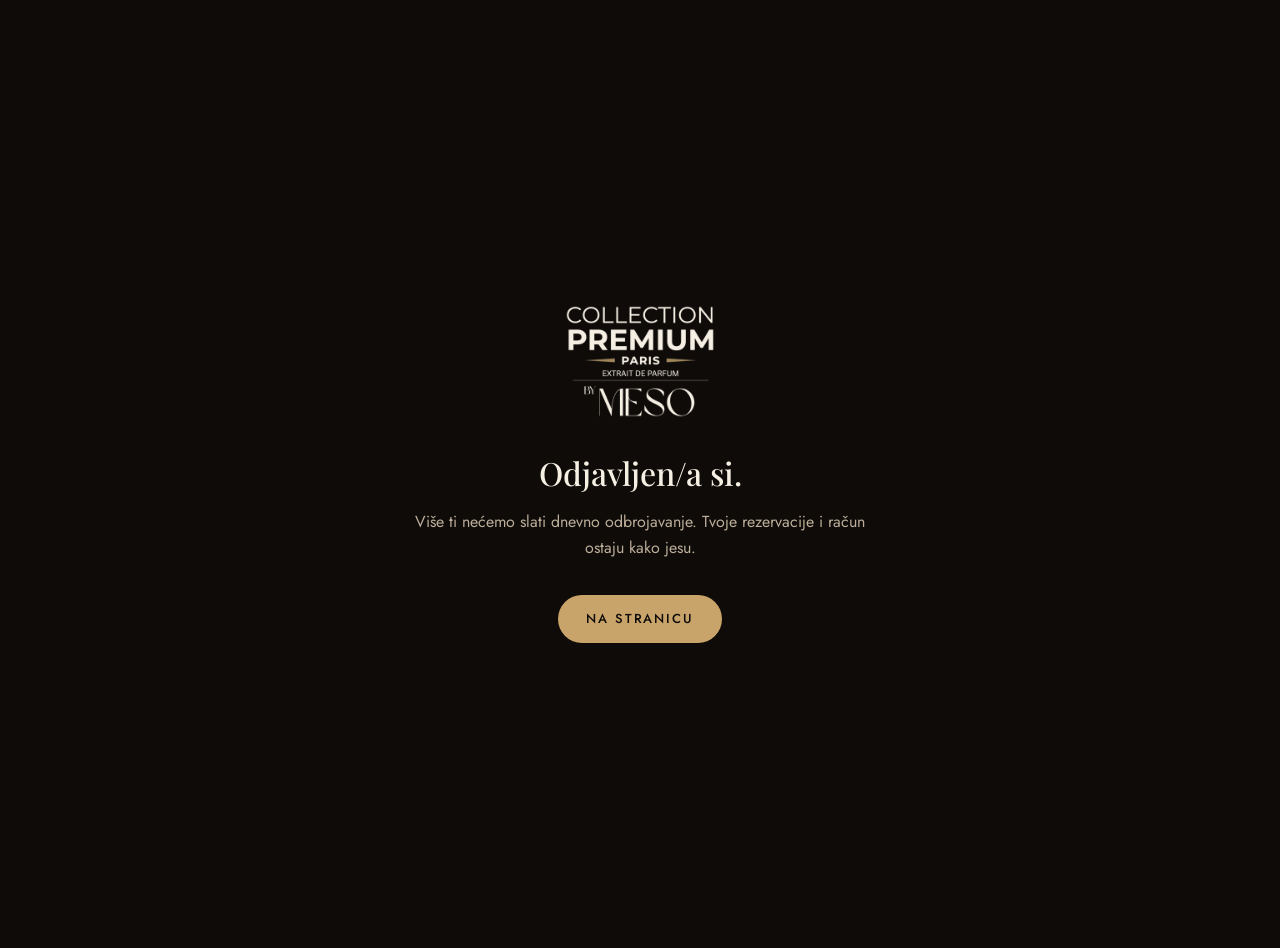
<file: odjava/index.html>
<!doctype html><html lang="bs"><head><meta charset="utf-8"><meta name="viewport" content="width=device-width,initial-scale=1"><meta name="robots" content="noindex">
<title>Odjava · Collection Premium Sarajevo</title>
<link href="https://fonts.googleapis.com/css2?family=Jost:wght@400;500&family=Playfair+Display:ital,wght@0,500;1,400&display=swap" rel="stylesheet">
<style>body{margin:0;min-height:100vh;display:grid;place-items:center;background:#0e0b09;color:#f6efe3;font:16px/1.65 Jost,system-ui,sans-serif;padding:24px}
.c{max-width:460px;text-align:center}img{width:150px;height:auto;margin-bottom:28px}h1{font:500 2rem/1.2 'Playfair Display',Georgia,serif;margin:0 0 12px}h1 em{color:#e2c58f}
p{color:#bcae99}a{display:inline-block;margin-top:18px;background:#c9a46a;color:#0e0b09;text-decoration:none;padding:13px 28px;border-radius:999px;letter-spacing:.14em;text-transform:uppercase;font-size:13px;font-weight:500}</style></head>
<body><div class="c"><img src="/img/email/logo.png" alt="Collection Premium Sarajevo"><h1 id="t">Odjavljen/a si.</h1><p id="d">Više ti nećemo slati dnevno odbrojavanje. Tvoje rezervacije i račun ostaju kako jesu.</p><a href="/">Na stranicu</a></div>
<script>if(new URLSearchParams(location.search).get('ok')==='0'){document.getElementById('t').innerHTML='Link <em>nije važeći.</em>';document.getElementById('d').textContent='Ovaj link za odjavu više ne važi. Ako i dalje dobivaš poruke, odgovori na email i odjavit ćemo te ručno.';}</script></body></html>
</file>
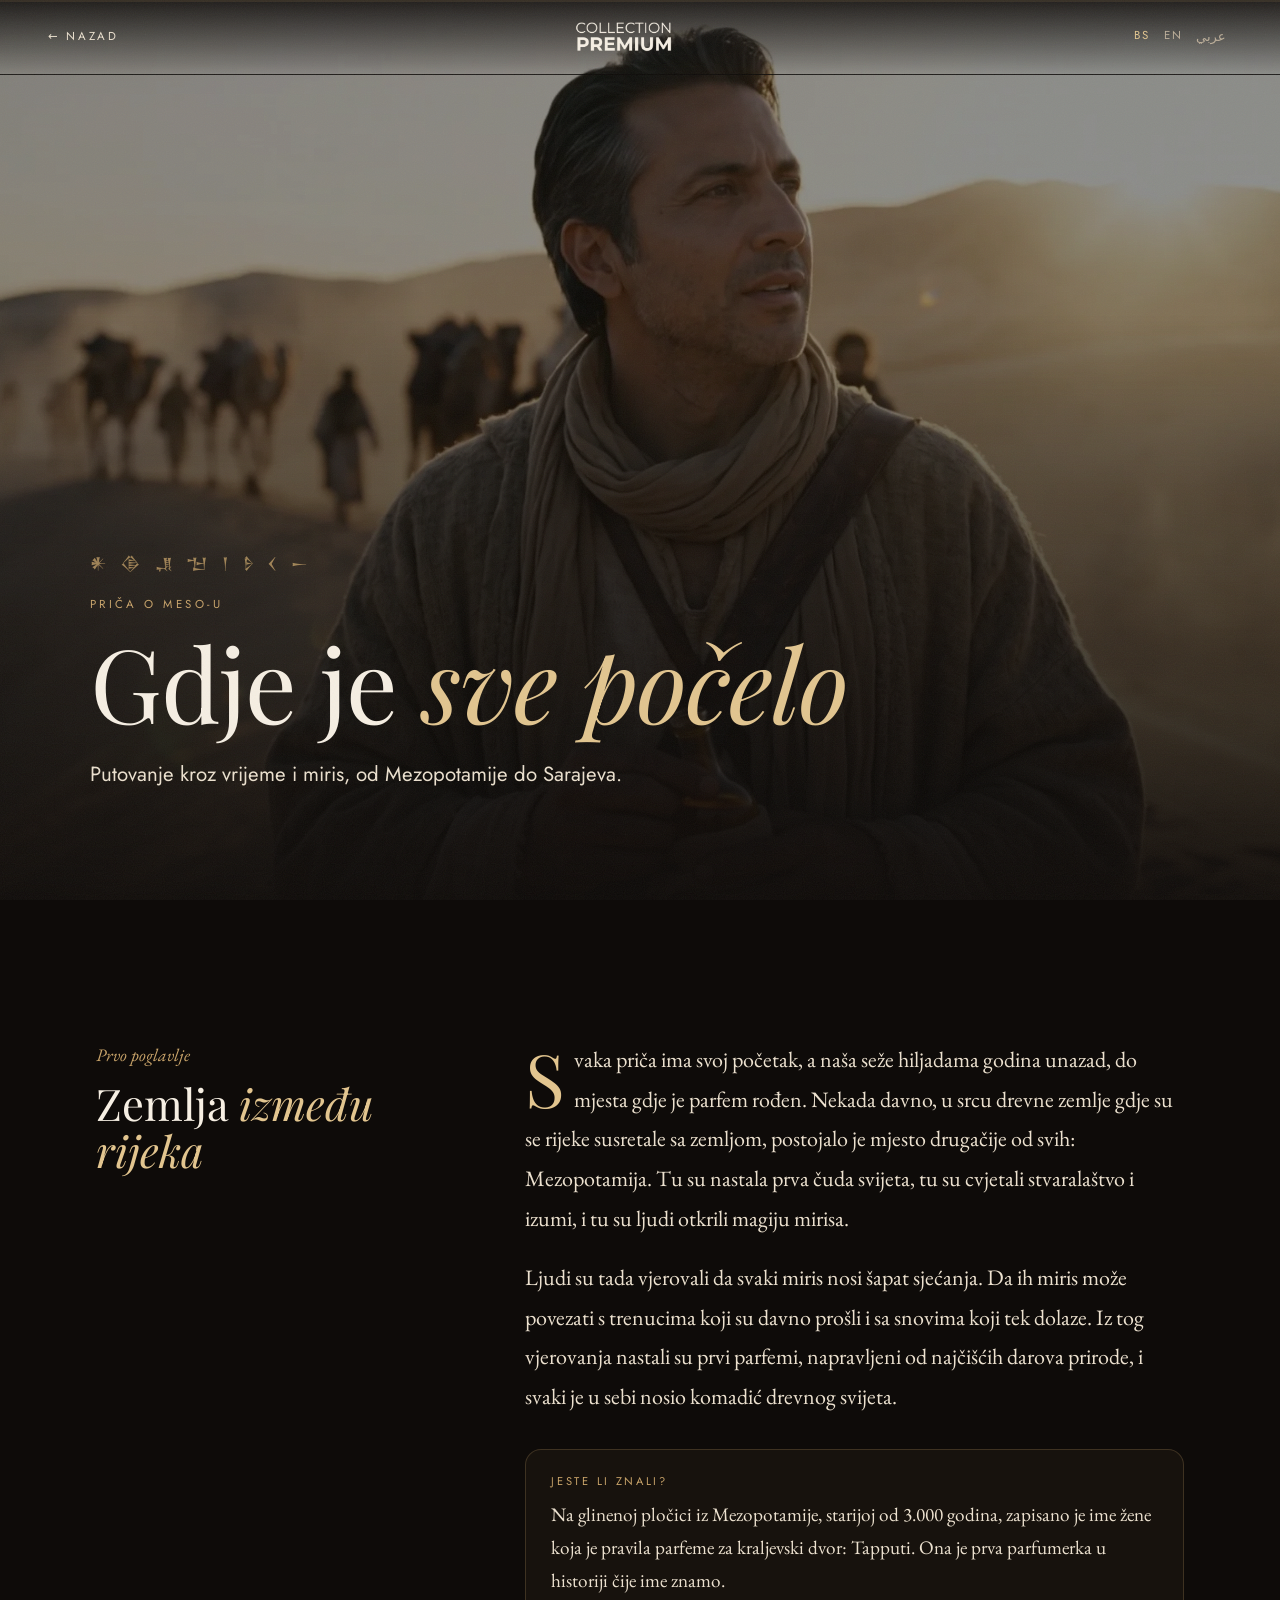
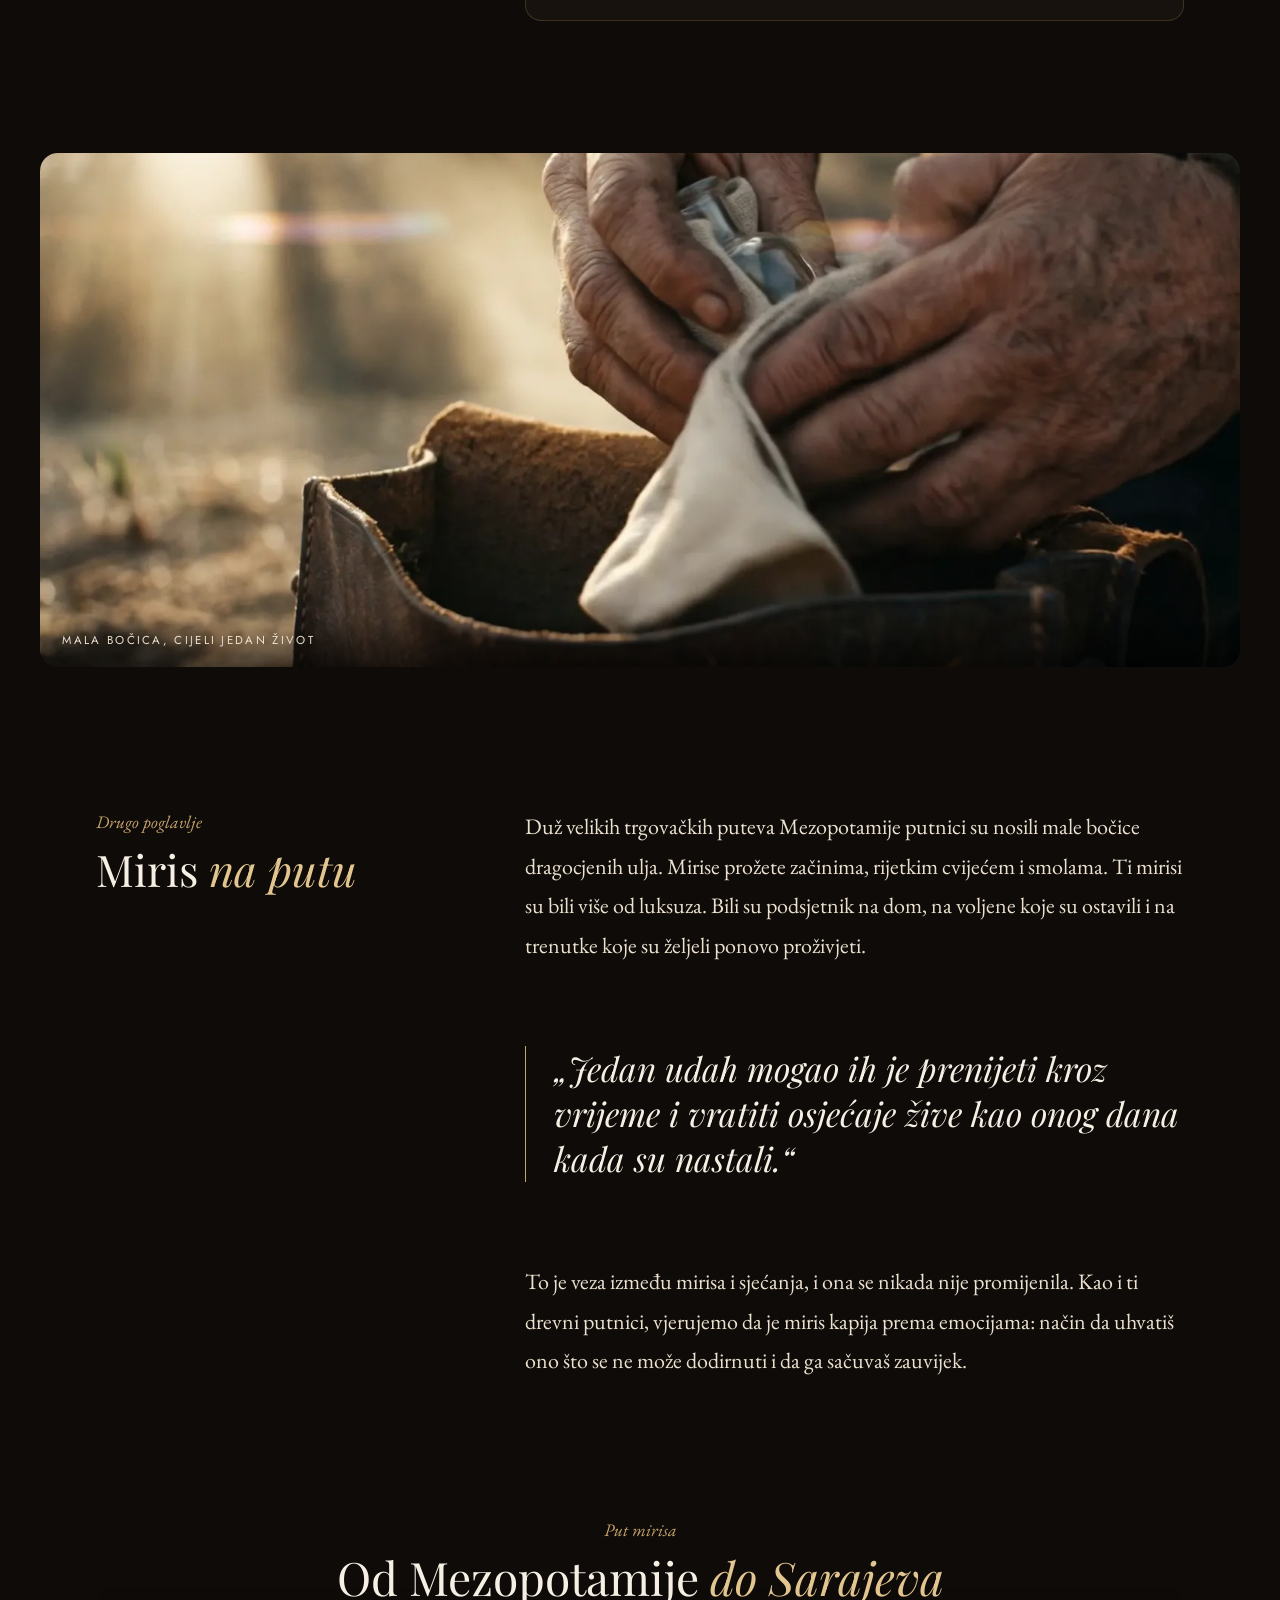
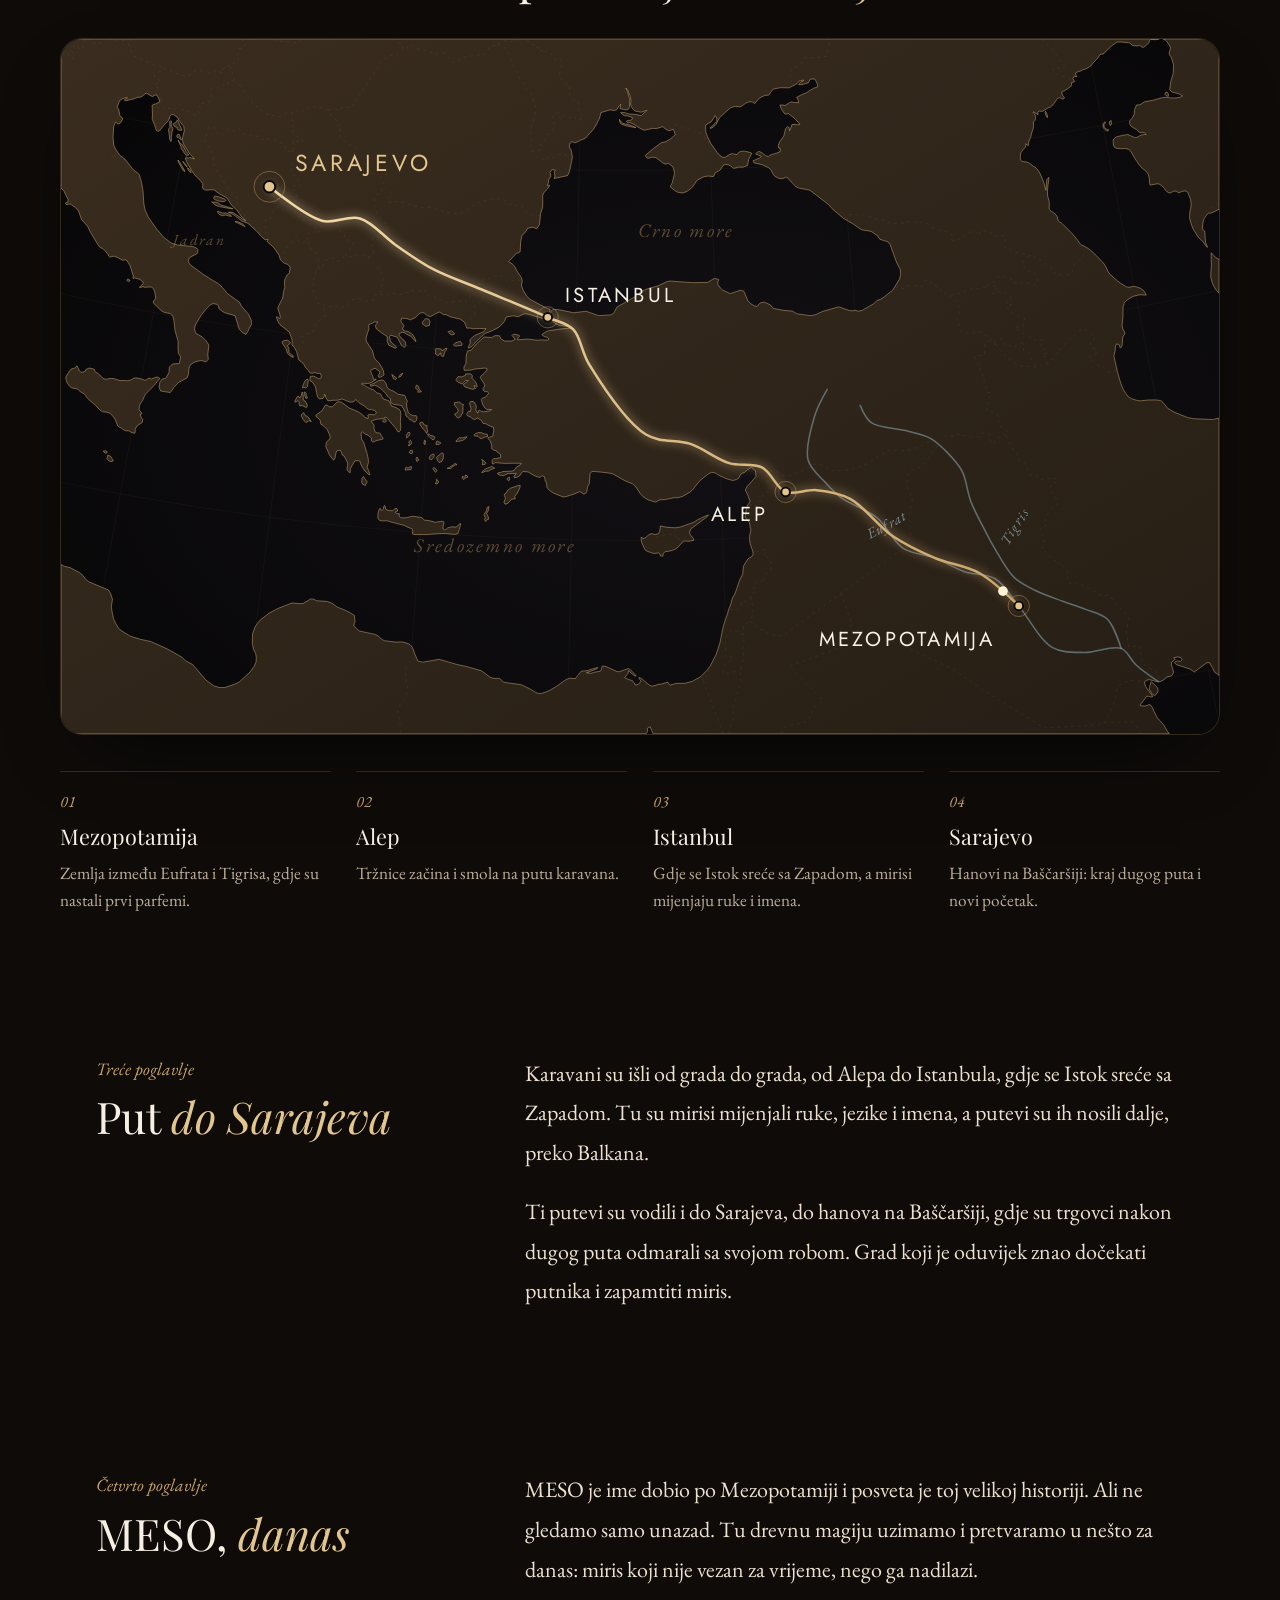
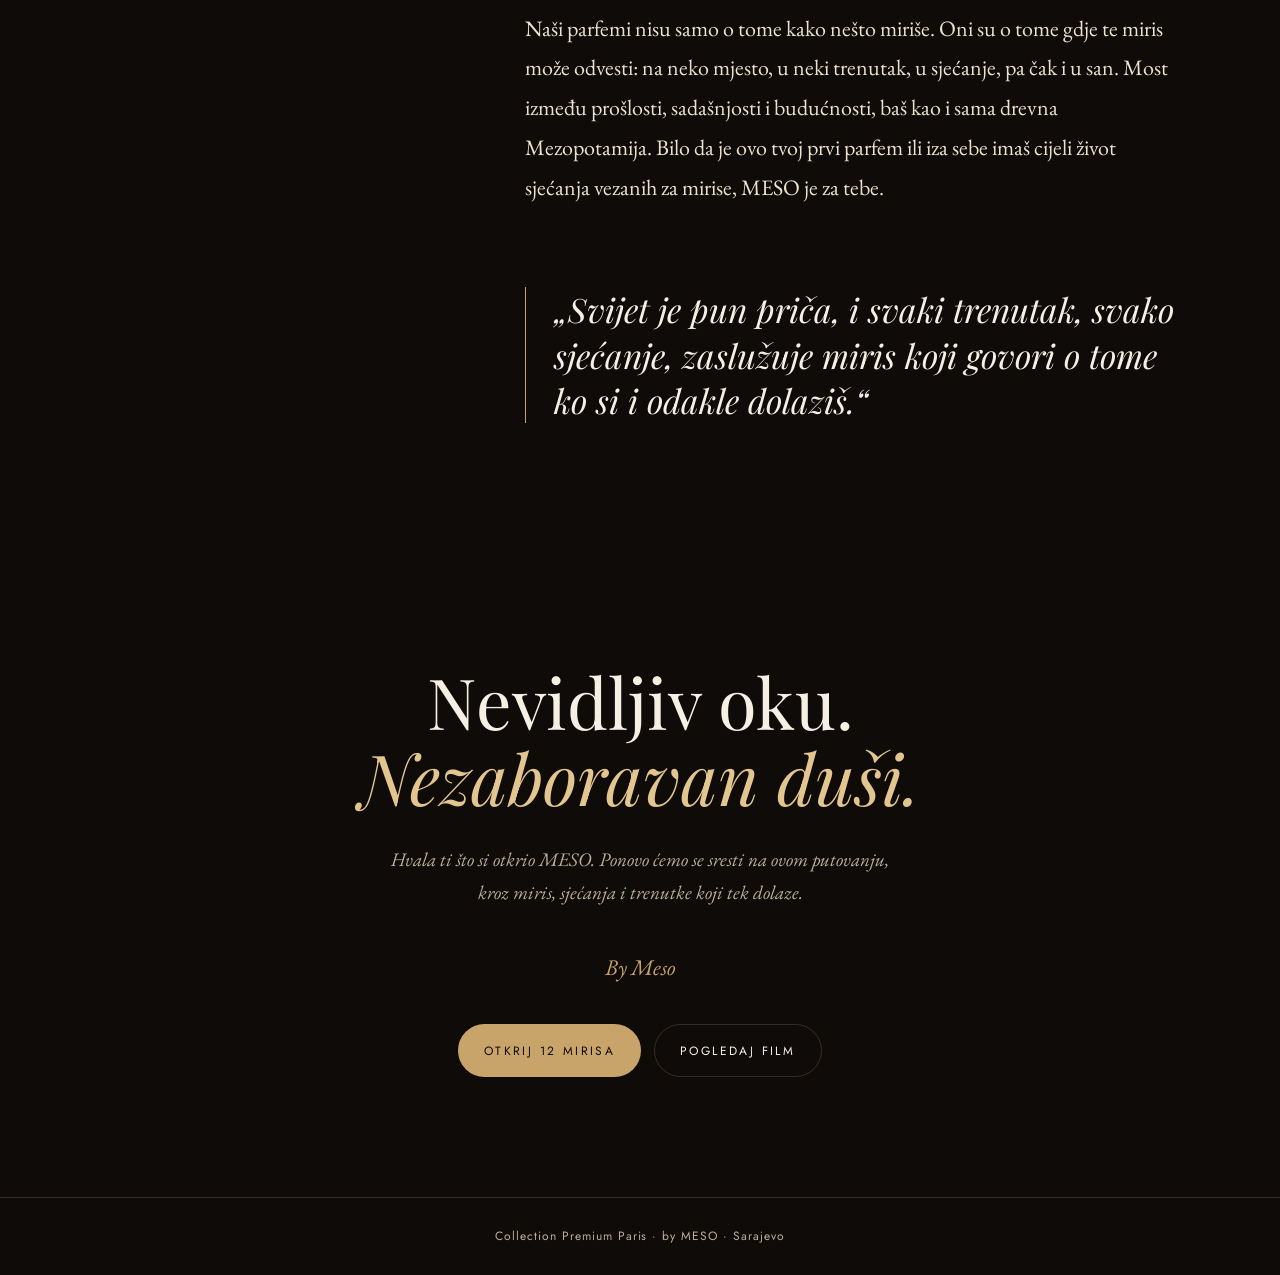
<file: prica/index.html>
<!doctype html>
<html lang="bs">
<head>
<meta charset="utf-8">
<link rel="canonical" href="https://cpsarajevo.ba/prica/">
<link rel="alternate" hreflang="bs" href="https://cpsarajevo.ba/prica/">
<link rel="alternate" hreflang="en" href="https://cpsarajevo.ba/en/prica/">
<link rel="alternate" hreflang="ar" href="https://cpsarajevo.ba/ar/prica/">
<link rel="alternate" hreflang="x-default" href="https://cpsarajevo.ba/prica/">
<meta name="viewport" content="width=device-width, initial-scale=1, viewport-fit=cover">
<title>Priča o MESO-u · Collection Premium Sarajevo</title>
<meta name="description" content="Gdje je sve počelo: putovanje kroz vrijeme i miris, od Mezopotamije do Sarajeva.">
<meta property="og:title" content="Priča o MESO-u · Gdje je sve počelo">
<meta property="og:description" content="Putovanje kroz vrijeme i miris, od Mezopotamije do Sarajeva.">
<meta property="og:image" content="https://cpsarajevo.ba/img/brand/og.jpg">
<meta name="theme-color" content="#0e0b09">
<link rel="preconnect" href="https://fonts.googleapis.com">
<link rel="preconnect" href="https://fonts.gstatic.com" crossorigin>
<link href="https://fonts.googleapis.com/css2?family=Playfair+Display:ital,wght@0,400;0,500;1,400;1,500&family=EB+Garamond:ital,wght@0,400;0,500;1,400&family=Jost:wght@300;400;500&family=Noto+Sans+Cuneiform&display=swap" rel="stylesheet">
<style>
:root{--ink:#0e0b09;--ink-2:#17120e;--cream:#f6efe3;--cream-2:#ece1cf;--gold:#c9a46a;--gold-2:#e2c58f;--muted:#bcae99;--line:rgba(201,164,106,.22);
--serif:"Playfair Display",Georgia,serif;--serif2:"EB Garamond",Georgia,serif;--sans:"Jost",system-ui,sans-serif}
*{box-sizing:border-box;margin:0;padding:0}
html{-webkit-text-size-adjust:100%}
body{background:var(--ink);color:var(--cream);font-family:var(--sans);line-height:1.7;-webkit-font-smoothing:antialiased;overflow-x:hidden}
body::after{content:"";position:fixed;inset:0;pointer-events:none;z-index:50;opacity:.06;background:url("data:image/svg+xml,%3Csvg xmlns='http://www.w3.org/2000/svg' width='160' height='160'%3E%3Cfilter id='n'%3E%3CfeTurbulence type='fractalNoise' baseFrequency='.9' numOctaves='2'/%3E%3C/filter%3E%3Crect width='100%25' height='100%25' filter='url(%23n)'/%3E%3C/svg%3E")}
a{color:inherit}
img{display:block;max-width:100%}
.bar{position:fixed;top:0;left:0;right:0;height:2px;z-index:60;background:rgba(201,164,106,.12)}
.bar i{display:block;height:100%;background:var(--gold);transform-origin:0 0;transform:scaleX(0)}
nav{position:fixed;top:0;left:0;right:0;z-index:40;display:flex;justify-content:space-between;align-items:center;padding:18px clamp(16px,4vw,48px);background:linear-gradient(rgba(14,11,9,.85),transparent)}
nav a.back{font-size:.72rem;letter-spacing:.24em;text-transform:uppercase;text-decoration:none;color:var(--cream-2);transition:color 200ms ease}
nav img{height:30px;width:auto}
.lang{display:flex;color:var(--muted);font-size:.72rem;letter-spacing:.2em}.lang a{color:inherit;text-decoration:none;padding:.5rem .4rem}.lang a[lang=ar]{letter-spacing:0;font-size:.82rem}
.lang .on{color:var(--gold-2)}
@media (hover:hover) and (pointer:fine){nav a.back:hover{color:var(--gold-2)}}
.hero{position:relative;height:100vh;height:100svh;min-height:560px;display:grid;align-items:end;overflow:hidden}
.hero img{position:absolute;inset:0;width:100%;height:100%;object-fit:cover;filter:brightness(.55) saturate(.9);transform:scale(1.06);animation:drift 18s ease-out forwards}
@keyframes drift{to{transform:scale(1)}}
.hero::after{content:"";position:absolute;inset:0;background:linear-gradient(transparent 35%,rgba(14,11,9,.95))}
.hero .in{position:relative;z-index:2;padding:0 clamp(20px,7vw,110px) 12vh;max-width:60rem}
.cune{font-family:"Noto Sans Cuneiform",serif;color:var(--gold);opacity:.75;letter-spacing:.3em;font-size:1rem}
.eyebrow{display:block;font-size:.72rem;letter-spacing:.3em;text-transform:uppercase;color:var(--gold);margin:1.2rem 0 1rem}
h1{font-family:var(--serif);font-weight:400;font-size:clamp(3rem,8vw,6.4rem);line-height:1.02;letter-spacing:-.01em}
h1 em,h2 em{font-style:italic;color:var(--gold-2)}
.hero p{margin-top:1.4rem;font-size:clamp(1.05rem,1.6vw,1.3rem);color:var(--cream-2);max-width:34rem}
article{max-width:44rem;margin:0 auto;padding:0 clamp(20px,5vw,24px)}
.chap{padding:clamp(70px,11vw,140px) 0 0}
.num{font-family:var(--serif2);font-style:italic;color:var(--gold);font-size:1.1rem}
h2{font-family:var(--serif);font-weight:400;font-size:clamp(2.1rem,4.6vw,3.3rem);line-height:1.1;margin:.6rem 0 1.6rem}
article p{font-family:var(--serif2);font-size:clamp(1.18rem,1.7vw,1.32rem);line-height:1.75;color:var(--cream-2);margin-bottom:1.2rem}
.drop::first-letter{float:left;font-family:var(--serif);font-size:4.6rem;line-height:.85;padding:.35rem .6rem 0 0;color:var(--gold-2)}
.wide{max-width:min(1200px,calc(100% - 32px));margin:clamp(56px,8vw,100px) auto 0;border-radius:18px;overflow:hidden;position:relative}
.wide img{width:100%;aspect-ratio:21/9;object-fit:cover}
.wide figcaption{position:absolute;left:0;right:0;bottom:0;padding:1rem 1.4rem;font-size:.72rem;letter-spacing:.2em;text-transform:uppercase;color:var(--cream-2);background:linear-gradient(transparent,rgba(0,0,0,.6))}
blockquote{margin:clamp(48px,7vw,80px) 0;padding:0 0 0 clamp(18px,3vw,28px);border-left:1px solid var(--gold)}
blockquote p{font-family:var(--serif)!important;font-style:italic;font-size:clamp(1.5rem,2.8vw,2.1rem)!important;line-height:1.35!important;color:var(--cream)!important}
.fact{margin:2rem 0;padding:1.4rem 1.6rem;border:1px solid var(--line);border-radius:16px;background:rgba(201,164,106,.05)}
.fact b{display:block;font-family:var(--sans);font-weight:400;font-size:.7rem;letter-spacing:.24em;text-transform:uppercase;color:var(--gold);margin-bottom:.5rem}
.fact span{font-family:var(--serif2);font-size:1.12rem;color:var(--cream-2)}
.end{text-align:center;padding:clamp(90px,13vw,160px) 20px clamp(80px,10vw,120px)}
.end .q{font-family:var(--serif);font-size:clamp(2.3rem,5.6vw,4.4rem);line-height:1.08}
.end .q em{font-style:italic;color:var(--gold-2)}
.end .thanks{font-family:var(--serif2);font-style:italic;font-size:1.2rem;color:var(--muted);max-width:32rem;margin:1.8rem auto 2.4rem}
.end .sig{font-family:var(--serif2);font-style:italic;color:var(--gold);font-size:1.4rem;margin-bottom:2.4rem}
.btns{display:flex;gap:.8rem;justify-content:center;flex-wrap:wrap}
.btn{display:inline-flex;align-items:center;justify-content:center;padding:.95rem 1.6rem;border-radius:999px;font-size:.75rem;letter-spacing:.2em;text-transform:uppercase;text-decoration:none;transition:transform 160ms ease-out,background-color 200ms ease,border-color 200ms ease}
.btn:active{transform:scale(.97)}
.gold{background:var(--gold);color:var(--ink)}
.ghost{border:1px solid var(--line);color:var(--cream)}
@media (hover:hover) and (pointer:fine){.gold:hover{background:var(--gold-2)}.ghost:hover{border-color:var(--gold)}}
.rv{opacity:0;transform:translateY(18px);transition:opacity 700ms cubic-bezier(.23,1,.32,1),transform 800ms cubic-bezier(.23,1,.32,1)}
.rv.in{opacity:1;transform:none}
@media (prefers-reduced-motion:reduce){.rv{opacity:1;transform:none;transition:none}.hero img{animation:none;transform:none}}
nav{transition:background-color 300ms ease,backdrop-filter 300ms ease,border-color 300ms ease;border-bottom:1px solid transparent}
nav.solid{background:rgba(14,11,9,.86);-webkit-backdrop-filter:blur(14px);backdrop-filter:blur(14px);border-bottom-color:var(--line)}
.ch-h .num{display:block}
@media (min-width:1024px){
 article{max-width:76rem;padding:0 clamp(32px,5vw,72px)}
 .chap{display:grid;grid-template-columns:minmax(15rem,22rem) minmax(0,44rem);gap:clamp(48px,6vw,110px);justify-content:center;align-items:start}
 .ch-h{position:sticky;top:120px}
 .ch-h h2{font-size:clamp(2.6rem,3.4vw,3.6rem);margin-bottom:0}
 article p{font-size:1.38rem;line-height:1.8}
 .fact span{font-size:1.2rem}
}
.journey{max-width:min(1160px,calc(100% - 32px));margin:clamp(64px,9vw,120px) auto 0}
.j-head{text-align:center;margin-bottom:clamp(20px,3vw,36px)}
.j-head h3{font-family:var(--serif);font-weight:400;font-size:clamp(1.9rem,3.6vw,3rem);line-height:1.1;margin-top:.4rem}
.j-head h3 em{font-style:italic;color:var(--gold-2)}
.mapwrap{position:relative;border-radius:22px;overflow:hidden;border:1px solid var(--line);background:#0b0907;box-shadow:0 30px 80px -40px rgba(0,0,0,.9)}
.map{display:block;width:100%;height:auto;aspect-ratio:5/3}
.map .grat{fill:none;stroke:rgba(201,164,106,.07);stroke-width:.8}
.map .land{stroke:rgba(214,180,124,.55);stroke-width:.9;stroke-linejoin:round}
.map .bord{fill:none;stroke:rgba(201,164,106,.13);stroke-width:.7;stroke-dasharray:3 4}
.map .river{fill:none;stroke:rgba(140,170,180,.55);stroke-width:1.6;stroke-linecap:round}
.map text{font-family:var(--sans);fill:var(--cream-2)}
.map .sea{font-family:var(--serif2);font-style:italic;font-size:20px;fill:rgba(201,164,106,.42);letter-spacing:.12em}
.map .sea.sm{font-size:16px}
.map .rv-l{font-family:var(--serif2);font-style:italic;font-size:15px;fill:rgba(160,185,195,.7);letter-spacing:.1em}
.map .route-base{fill:none;stroke:rgba(201,164,106,.22);stroke-width:2;stroke-dasharray:2 7;stroke-linecap:round}
.map .route,.map .route-glow{fill:none;stroke:url(#rg);stroke-width:2.6;stroke-linecap:round;stroke-dasharray:1;stroke-dashoffset:1;transition:stroke-dashoffset 7s cubic-bezier(.45,0,.25,1)}
.map .route-glow{stroke-width:7;opacity:.35}
.journey.in .route,.journey.in .route-glow{stroke-dashoffset:0}
.map .traveller{fill:#fff3d6;opacity:0}
.journey.in .traveller{opacity:1;transition:opacity 400ms ease}
.map .dot{fill:var(--gold-2);stroke:#0b0907;stroke-width:2}
.map .halo{fill:none;stroke:var(--gold);stroke-width:1;opacity:.45}
.map .home .halo{animation:pulse 2.6s ease-out infinite;transform-origin:center;transform-box:fill-box}
@keyframes pulse{0%{transform:scale(.6);opacity:.8}100%{transform:scale(1.9);opacity:0}}
.map .cn{font-size:21px;letter-spacing:.16em;text-transform:uppercase;fill:var(--cream)}
.map .home .cn{fill:var(--gold-2);font-size:24px}
.map .city{opacity:.35;transition:opacity 600ms ease}
.journey.in .map .city{opacity:1}
.journey.in .map .city[data-i=alep]{transition-delay:2.4s}.journey.in .map .city[data-i=ist]{transition-delay:4.1s}.journey.in .map .city[data-i=sar]{transition-delay:6.6s}
.stops{list-style:none;display:grid;grid-template-columns:repeat(4,1fr);gap:clamp(14px,2vw,28px);margin-top:clamp(22px,3vw,36px);counter-reset:s}
.stops li{border-top:1px solid var(--line);padding-top:1rem}
.stops b{display:block;font-family:var(--serif2);font-style:italic;font-weight:400;color:var(--gold);font-size:1rem}
.stops strong{display:block;font-family:var(--serif);font-weight:400;font-size:1.35rem;margin:.15rem 0 .35rem;color:var(--cream)}
.stops span{display:block;font-family:var(--serif2);font-size:1.08rem;line-height:1.55;color:var(--muted)}
@media (max-width:720px){
 .map{aspect-ratio:8/5}
 .map .cn{font-size:34px}.map .home .cn{font-size:38px}
 .map .sea{font-size:28px}.map .sea.sm,.map .rv-l{display:none}
 .map .dot{r:7px}.map .home .dot{r:9px}
 .stops{grid-template-columns:1fr 1fr;row-gap:22px}
 .mapwrap{border-radius:16px}
}
@media (prefers-reduced-motion:reduce){.map .route,.map .route-glow{transition:none;stroke-dashoffset:0}.map .home .halo{animation:none}.map .city{opacity:1;transition:none}}
footer{border-top:1px solid var(--line);padding:28px 20px;text-align:center;font-size:.75rem;color:var(--muted);letter-spacing:.08em}
</style>
</head>
<body>
<div class="bar"><i id="bar"></i></div>
<nav>
  <a class='back' data-en='← Back' href='/#prica'>← Nazad</a>
  <a aria-label='Collection Premium' href='/'><img src="/img/brand/logo-nav.webp" alt="Collection Premium"></a>
  <div class="lang" id="lang" role="group" aria-label="Jezik / Language / اللغة"><a data-l="bs" href="/prica/" lang="bs">BS</a><a data-l="en" href="/en/prica/" lang="en">EN</a><a data-l="ar" href="/ar/prica/" lang="ar">عربي</a></div>
</nav>

<header class="hero">
  <img src="/img/story/caravan.webp" alt="Trgovac s bočicom parfema ispred karavane kamila u pustinji, u zlatno predvečerje" fetchpriority="high">
  <div class="in">
    <div class="cune" aria-hidden="true">𒀭 𒆠 𒂗 𒈠 𒁹 𒊩 𒌋 𒀸</div>
    <span class="eyebrow" data-en="The story of MESO">Priča o MESO-u</span>
    <h1 data-en="Where it <em>all began</em>">Gdje je <em>sve počelo</em></h1>
    <p data-en="A journey through time and scent, from Mesopotamia to Sarajevo.">Putovanje kroz vrijeme i miris, od Mezopotamije do Sarajeva.</p>
  </div>
</header>

<article>
  <section class="chap rv">
    <div class="ch-h"><span class="num" data-en="Chapter one">Prvo poglavlje</span>
    <h2 data-en="The land <em>between the rivers</em>">Zemlja <em>između rijeka</em></h2></div>
    <div class="ch-b">
    <p class="drop" data-en="Every story has a beginning, and ours goes back thousands of years, to the birthplace of perfume. Long ago, in the heart of an ancient land where the rivers met the earth, there was a place unlike any other: Mesopotamia. It was where the world’s first wonders were born, where creativity and invention thrived, and where people discovered the magic of scent.">Svaka priča ima svoj početak, a naša seže hiljadama godina unazad, do mjesta gdje je parfem rođen. Nekada davno, u srcu drevne zemlje gdje su se rijeke susretale sa zemljom, postojalo je mjesto drugačije od svih: Mezopotamija. Tu su nastala prva čuda svijeta, tu su cvjetali stvaralaštvo i izumi, i tu su ljudi otkrili magiju mirisa.</p>
    <p data-en="People back then believed that every fragrance carried the whispers of memories. That a scent could connect them to moments long gone and to dreams still to come. From that belief came the first perfumes, made from the purest elements of nature, each one carrying a small piece of the ancient world.">Ljudi su tada vjerovali da svaki miris nosi šapat sjećanja. Da ih miris može povezati s trenucima koji su davno prošli i sa snovima koji tek dolaze. Iz tog vjerovanja nastali su prvi parfemi, napravljeni od najčišćih darova prirode, i svaki je u sebi nosio komadić drevnog svijeta.</p>
    <div class="fact"><b data-en="Did you know?">Jeste li znali?</b><span data-en="A clay tablet from Mesopotamia, more than 3,000 years old, records the name of a woman who made perfume for the royal palace: Tapputi. She is the first perfumer in history whose name we know.">Na glinenoj pločici iz Mezopotamije, starijoj od 3.000 godina, zapisano je ime žene koja je pravila parfeme za kraljevski dvor: Tapputi. Ona je prva parfumerka u historiji čije ime znamo.</span></div>
    </div>
  </section>
</article>

<figure class="wide rv"><img src="/img/story/vial.webp" alt="Stare ruke umotavaju malu staklenu bočicu u platno i spremaju je u kožnu torbu" loading="lazy"><figcaption data-en="A small vial, a whole life">Mala bočica, cijeli jedan život</figcaption></figure>

<article>
  <section class="chap rv">
    <div class="ch-h"><span class="num" data-en="Chapter two">Drugo poglavlje</span>
    <h2 data-en="Scent <em>on the road</em>">Miris <em>na putu</em></h2></div>
    <div class="ch-b">
    <p data-en="Along the great Mesopotamian trade routes, travellers carried small vials of precious oils. Fragrances infused with spices, rare flowers and resins. These scents were more than luxuries. They were reminders of home, of loved ones left behind, of moments they longed to live again.">Duž velikih trgovačkih puteva Mezopotamije putnici su nosili male bočice dragocjenih ulja. Mirise prožete začinima, rijetkim cvijećem i smolama. Ti mirisi su bili više od luksuza. Bili su podsjetnik na dom, na voljene koje su ostavili i na trenutke koje su željeli ponovo proživjeti.</p>
    <blockquote><p data-en="“A single breath could carry them across time, bringing back feelings as vivid as the day they were made.”">„Jedan udah mogao ih je prenijeti kroz vrijeme i vratiti osjećaje žive kao onog dana kada su nastali.“</p></blockquote>
    <p data-en="That is the bond between scent and memory, and it has never changed. Like those ancient travellers, we believe fragrance is a gateway to emotion: a way to capture what can’t be held, and to make it last.">To je veza između mirisa i sjećanja, i ona se nikada nije promijenila. Kao i ti drevni putnici, vjerujemo da je miris kapija prema emocijama: način da uhvatiš ono što se ne može dodirnuti i da ga sačuvaš zauvijek.</p>
    </div>
  </section>
</article>

<section class="journey rv" aria-labelledby="jT">
  <div class="j-head"><span class="num" data-en="The road of scent">Put mirisa</span><h3 id="jT" data-en="From Mesopotamia <em>to Sarajevo</em>">Od Mezopotamije <em>do Sarajeva</em></h3></div>
  <div class="mapwrap"><svg class="map" viewBox="0 0 1200 720" role="img" aria-labelledby="mapT" preserveAspectRatio="xMidYMid slice">
<title id="mapT" data-en="The road of scent: Mesopotamia, Aleppo, Istanbul, Sarajevo">Put mirisa: Mezopotamija, Alep, Istanbul, Sarajevo</title>
<defs>
<radialGradient id="mg" cx="58%" cy="55%" r="75%"><stop offset="0" stop-color="#121014"/><stop offset="1" stop-color="#070607"/></radialGradient>
<linearGradient id="lg" x1="0" y1="0" x2="1" y2="1"><stop offset="0" stop-color="#3a2d1f"/><stop offset="1" stop-color="#261e15"/></linearGradient>
<linearGradient id="rg" x1="1" y1="1" x2="0" y2="0"><stop offset="0" stop-color="#c9a46a"/><stop offset="1" stop-color="#f1d9a8"/></linearGradient>
<filter id="glow" x="-50%" y="-50%" width="200%" height="200%"><feGaussianBlur stdDeviation="5"/></filter>
</defs>
<rect width="1200" height="720" fill="url(#mg)"/>
<path class="grat" d="M0,54.5L13.0,0M16.0,720L130.5,94.5L147.9,0M187.6,720L265.3,115.5L280.1,0M356.8,720L400.9,129.3L410.6,0M524.7,720L537.1,135.8L540.0,0M692.2,720L673.5,135.1L669.2,0M860.3,720L809.6,127.1L798.8,0M1029.9,720L945.1,111.9L929.5,0M1200,709.1L1079.6,89.5L1062.2,0M1200,8.7L1197.8,0M0,655.1L26.9,660.4L109.2,674.4L191.9,686.1L274.9,695.7L358.1,703.0L441.4,708.1L524.9,711.0L608.4,711.7L691.9,710.1L775.3,706.3L858.6,700.3L941.7,692.1L1024.6,681.7L1107.1,669.1L1189.3,654.2L1200,652.0M0,459.4L61.5,471.5L138.8,484.6L216.4,495.7L294.3,504.6L372.4,511.5L450.6,516.3L529.0,519.0L607.4,519.6L685.7,518.2L764.1,514.6L842.3,509.0L920.3,501.3L998.1,491.5L1075.5,479.6L1152.7,465.7L1200,455.9M0,263.8L24.0,269.2L95.9,283.4L168.2,295.6L240.8,305.9L313.6,314.3L386.6,320.8L459.8,325.3L533.0,327.8L606.3,328.4L679.6,327.0L752.9,323.7L826.0,318.4L898.9,311.2L971.6,302.1L1044.1,291.0L1116.2,278.0L1188.0,263.0L1200,260.2M0,67.1L63.6,81.4L130.5,94.5L197.8,105.9L265.3,115.5L333.0,123.3L400.9,129.3L469.0,133.5L537.1,135.8L605.3,136.4L673.5,135.1L741.6,132.0L809.6,127.1L877.5,120.4L945.1,111.9L1012.5,101.6L1079.6,89.5L1146.4,75.6L1200,63.0"/>
<path class="land" d="M338.3,488.2L340.4,488.7L343.3,488.8L344.0,488.7L345.9,486.6L348.2,486.7L349.0,489.1L346.7,489.9L346.1,490.4L346.5,490.9L348.2,491.9L350.6,491.8L350.5,493.5L350.9,495.0L352.0,496.0L353.2,496.2L356.2,496.2L359.0,495.9L361.9,495.0L364.9,494.6L373.7,495.9L376.6,498.5L382.5,499.3L388.1,500.9L391.0,500.2L396.1,499.8L396.9,500.7L395.8,506.1L396.1,507.7L397.5,508.5L398.8,508.3L400.8,506.6L405.0,505.5L409.4,505.8L413.3,502.4L414.4,502.3L413.7,504.0L412.9,508.1L411.9,510.5L411.5,512.4L408.9,513.3L405.2,513.2L398.3,512.4L391.5,512.6L378.7,513.6L365.9,513.5L364.2,512.8L364.4,510.4L364.2,508.7L363.5,507.4L359.7,506.1L356.1,504.1L341.7,500.5L338.3,499.3L332.7,499.3L330.7,499.1L329.3,498.1L328.4,496.5L328.4,491.9L329.6,487.4L330.8,486.3L331.2,487.8L332.6,488.5L334.1,487.2L334.3,485.2L335.1,483.3L336.0,484.2L336.5,487.3ZM336.7,356.6L337.9,360.9L339.4,362.4L342.6,364.3L344.2,364.7L349.5,368.2L356.1,369.3L356.8,370.2L357.4,372.6L358.6,374.5L358.8,376.0L358.0,377.5L358.5,382.3L359.9,386.9L362.2,389.3L365.3,390.3L368.3,390.4L369.0,391.4L368.3,395.3L366.9,396.8L365.9,397.0L365.0,396.6L364.3,395.6L363.5,395.0L361.7,394.8L360.6,393.1L357.6,390.7L357.2,389.4L357.3,387.3L356.0,385.8L355.0,382.8L353.9,382.0L353.4,380.5L353.3,379.9L348.7,379.1L345.0,378.7L341.9,376.9L341.3,372.6L339.5,371.3L338.2,370.0L337.2,368.2L334.3,365.0L331.2,362.1L328.2,360.1L324.9,358.8L322.0,359.8L320.4,359.3L320.2,358.4L323.9,357.0L328.9,354.1L332.3,353.4L333.9,353.4ZM668.4,496L652.4,507.9L651.3,511.4L652.2,513.7L654.5,516.6L655.1,517.3L656.0,519.4L652.4,520.2L648.9,520.5L646.9,520.2L645.0,520.3L639.3,526.7L636.2,528.9L632.4,530.2L628.7,531.0L626.8,531.1L625.1,531.9L624.0,533.4L624.0,534.9L623.4,536.0L621.4,535.8L620.5,533.5L619.0,532.5L615.4,533.1L613.5,533.0L607.6,530.9L605.8,530.0L604.7,528.2L601.6,521.5L601.1,516.5L603.9,517.7L606.5,516.2L609.1,513.6L612.1,512.6L614,513.1L615.9,513.5L619.2,512.6L620.7,508.9L621.1,504.6L626.7,505.8L632.6,506.3L637.3,506.5L641.9,505.7L655.9,500.8L659.9,498.0L662.5,497.0L666.7,494.7L671.1,493.3ZM1085.6,94.0L1084.9,95.3L1083.5,95.4L1080.0,91.9L1080.0,87.7L1080.8,86.6L1082.0,85.8L1082.4,86.6L1080.8,88.9L1081.0,91.2L1083.2,93.4ZM1088.2,88.9L1087.3,89.6L1086.3,87.3L1086.9,85.1L1088.3,84.5L1088.5,87.8ZM100.7,353.4L97.9,357.4L96.7,358.8L87.6,368.0L86.4,370.3L85.4,372.8L84.3,375.0L82.9,377.0L81.4,379.6L81.0,382.7L81.1,384.3L81.8,385.5L83.0,386.7L83.8,388.3L81.9,389.4L83.3,392.3L84.6,394.2L84.5,395.8L84.2,397.4L80.4,399.8L78.8,401.1L77.6,403.0L76.9,404.9L76.9,406.8L76.5,408.6L73.3,407.8L70.0,406.0L66.5,405.9L62.0,402.9L60.4,402.2L58.9,401.1L56.0,393.8L53.3,390.3L50.3,387.5L46.8,386.7L43.1,386.3L40.3,384.4L34.8,378.7L28.8,373.7L26.3,370.9L25.4,369.1L24.1,367.7L20.4,365.9L17.4,362.7L15.9,362.3L12.4,361.9L10.8,361.4L9.2,360.2L6.4,356.6L5.1,352.3L4.9,350.4L7.4,346.3L10.1,342.4L11.9,341.5L13.9,341.1L15.3,340.0L16.6,338.7L19.1,343.8L20.4,345.3L22.0,345.3L25.1,344.3L25.6,342.6L29.2,341.0L33.0,341.7L34.7,342.5L35.3,344.7L36.6,345.6L38.3,346.3L43.1,351.2L44.6,352.1L46.2,352.6L50.9,351.8L54.3,351.8L61.2,354.0L65.2,353.8L67.9,354.2L72.0,353.5L75.4,351.5L77.1,351.2L78.8,351.3L82.8,352.2L86.7,353.5L88.5,353.3L90.2,351.9L92.0,351.5L93.8,352.3L98.9,350.3L101.0,350.6L102.7,352.0ZM1200,659.6L1197.8,657.6L1195.4,656.2L1193.2,651.6L1190.2,646.3L1187.3,646.4L1174.5,655.9L1169.7,652.8L1156.2,648.4L1155.0,647.6L1153.9,646.2L1155.3,645.0L1156.8,644.4L1160.0,645.0L1161.7,643.3L1160.5,641.1L1157.2,640.3L1153.0,641.2L1154.6,643.1L1150.9,645.8L1150.6,648.7L1151.8,651.8L1153.0,656.3L1151.7,658.8L1150.7,660.1L1145.5,661.3L1143.3,663.8L1141.8,664.6L1139.0,666.0L1135.5,665.9L1128.0,663.9L1125.7,664.2L1123.0,665.9L1123.0,667.0L1123.0,668.4L1124.8,672.5L1128.0,676.6L1130.6,680.0L1131.2,681.7L1129.4,681.8L1127.8,681.3L1125.1,681.0L1120.9,686.8L1118.2,690.0L1118.4,690.9L1122.6,691.3L1125.6,690.7L1127.5,689.6L1129.5,690.5L1131.2,693.3L1132.1,695.7L1136.4,704.0L1139.2,706.6L1143.0,711.4L1144.6,713.9L1145.6,716.1L1148.0,719.2L1148.6,720L613.5,720L613.5,720L613.3,719.4L610.5,712.6L607.5,714.5L608.0,717.4L606.3,720L0,720L0,544.5L0.2,544.7L3.5,546.4L9.4,547.8L18.9,552.8L21.2,554.4L26.2,560.5L28.8,562.5L49.1,570.9L51.4,574.5L53.4,580.7L52.2,587.9L52.9,593.4L54.4,600.6L56.8,605.9L59.6,610.5L63.2,613.6L72.0,618.9L82.4,622.1L93.1,624.4L110.8,632.4L125.5,640.7L128.9,644.2L136.4,648.2L150.2,664.3L158.3,670.3L164.3,672.1L169.9,672.0L180.4,668.5L184.8,666.2L196.3,655.6L200.3,649.7L202.1,645.5L202.4,641.0L201.7,636.9L199.5,632.3L198.3,626.5L198.5,616.4L200.9,609.7L203.3,605.8L206.7,601.9L215.8,594.9L224.6,590.2L239.5,584.4L247.7,585.2L251.3,584.8L258.6,580.3L261.4,580.4L265.0,582.1L276.2,582.9L280.9,584.9L286.5,588.8L293.7,591.6L298.7,594.1L304.0,597.3L304.7,603.9L303.9,605.8L303.5,608.3L308.9,613.4L325.3,617.0L328.5,618.5L332.7,622.3L335.5,623.6L346.8,625.0L353.6,624.8L359.8,626.5L362.0,627.9L364.3,630.7L366.7,637.5L367.8,639.8L369.9,644.7L374.9,645.8L391.9,642.8L410.1,648.1L420.2,650.3L435.7,654.7L444.9,661.5L447.6,662.5L454.5,662.6L458.8,666.6L476.8,669.1L486.2,673.6L491.6,677.1L494.9,678.2L497.7,678.2L501.7,677.0L506.8,674.8L512.2,671.7L523.5,663.7L527.5,662.3L530.1,662.7L533.3,662.7L534.6,660.5L536.3,659.0L537.3,657.2L539.1,655.1L544.8,654.6L556.4,651.2L555.1,652.8L544.5,656.8L549.0,657.4L553.6,656.0L558.9,655.2L559.9,653.5L560.6,650.2L561.7,649.8L565.2,650.5L576.1,655.5L578.8,655.6L586.5,652.9L588.0,652.3L590.5,653.9L596.1,660.1L594.1,659.9L588.1,654.6L587.6,657.3L584.2,661.9L588.4,663.9L592.0,664.7L593.9,667.3L595.1,669.6L598.5,668.6L601.0,665.5L599.7,663.7L598.7,661.9L599.9,661.8L602.3,663.3L609.2,669.2L611.6,670.5L614.2,670.3L619.9,668.5L621.4,668.7L628.9,666.5L629.8,668.1L631.0,669.7L637.1,667.8L646.5,667.7L654.3,665.6L663.2,660.6L663.9,659.9L669.9,653.6L672.8,649.6L673.0,649.3L679.0,637.5L682.8,625.8L686.1,609.6L688.6,601.4L690.7,596.0L691.6,591.5L693.0,588.5L694.4,584.6L695.7,579.5L698.3,575.1L703.4,560.5L706.4,554.6L707.2,546.2L711.8,538.8L715.5,536.5L717.1,534.4L717.0,531.3L714.1,522.8L713.6,519.1L713.6,514.8L715.0,508.5L714.1,505.7L713.9,503.7L713.3,501.1L708.8,495.5L710.7,484.8L712.3,482.1L714.1,478.9L711.7,472.8L709.1,467.2L711.2,463.4L715.5,458.8L720.2,453.3L720.0,450.1L719.6,447.7L718.2,446.1L715.5,443.9L711.2,446.5L708.1,449.3L706.1,449.9L703.9,451.5L702.9,454.3L700.3,456.5L695.9,457.5L689.2,455.5L681.9,452.2L677.7,449.6L674.4,449.0L671.4,450.3L662.3,457.4L654.0,467.7L651.9,469.5L644.0,474.0L638.7,475.5L636.2,475.2L625.7,477.3L620.4,477.6L616.3,479.9L608.2,477.5L603.3,474.4L600.4,471.2L595.7,464.2L592.3,461.0L584.9,458.0L571.8,450.7L568.4,449.9L559.6,448.8L550.2,448.0L548.2,450.6L547.4,461.0L545.7,463.8L544.9,469.1L543.8,470.7L541.9,471.7L539.1,469.9L537.2,469.1L532.6,471.2L523.4,474.2L520.3,474.6L509.9,470.4L506.1,467.7L503.8,464.9L503.0,460.1L501.6,457.4L501.4,455.6L500.9,453.5L498.8,452.6L496.5,454.1L494.0,453.9L491.1,452.8L484.1,448.7L478.6,448.1L475.1,452.8L472.4,454.2L469.6,454.6L469.4,453.2L471.8,450.2L463.1,450.4L458.5,452.5L455.0,452.0L452.4,450.8L452.8,449.5L455.6,449.2L457.9,448.2L467.2,447.8L469.5,447.0L471.9,443.7L476.4,441.0L477.0,439.7L473.6,439.6L459.4,439.8L449.7,438.9L448.5,440.3L447.0,440.4L446.8,436.4L448.5,434.7L450.5,435.0L455.6,433.7L455.4,430.4L451.9,428.0L451.2,426.7L448.6,426.2L446.4,424.6L446.2,420.7L444.8,416.3L442.4,414.1L442.8,413.0L447.3,411.7L448.5,405.8L448.0,402.1L445.9,401.7L439.5,398.4L437.6,398.6L435.6,395.3L431.9,392.8L430.0,393.5L428.8,394.5L427.1,393.9L424.4,391.8L421.5,390.5L420.3,389.1L422.2,385.7L424.3,385.9L424.9,383.1L423.5,378.4L423.8,376.0L425.7,375.5L427.8,376.0L429.9,378.9L430.4,381.7L429.8,384.3L431.1,386.9L432.0,387.6L432.8,384.9L433.8,384.5L435.0,385.7L437.7,386.4L444.9,385.2L446.3,383.9L441.1,383.8L439.3,382.4L437.3,379.4L436.3,376.6L436.0,375.4L435.5,373.4L436.3,372.5L439.9,371.1L443.3,367.1L442.0,365.8L440.6,365.1L438.9,365.4L437.5,363.9L437.4,361.9L438.8,360.3L439.0,358.0L435.3,352.3L434.3,351.1L435.2,349.3L438.5,346.4L441.6,342.8L441.2,341.5L439.1,341.0L429.0,342.0L424.9,343.1L417.9,343.4L417.5,341.3L417.8,339.4L419.6,336.2L419.9,327.9L421.2,323.5L425.1,322.4L430.3,316.1L438.4,308.8L446.3,309.4L449.6,307.4L454.3,307.5L455.2,309.1L455.6,310.6L459.7,313.0L467.1,313.0L468.9,312.2L470.6,311.1L467.4,307.2L468.5,306.1L471.6,306.1L474.9,307.2L475.1,308.1L474.1,309.2L472.9,311.3L474.0,311.7L483.5,310.9L493.4,312.2L496.6,311.8L504.4,312.1L505.8,310.9L503.6,309.1L501.3,308.4L499.7,307.6L498.2,306.3L503.3,302.9L506.1,302.2L519.3,300.3L529.2,299.5L529.3,298.6L527.8,298.6L515.3,296.4L512.3,294.8L508.2,291.2L507.3,290.2L506.3,288.5L507.1,284.9L507.9,282.0L509.5,280.4L514.5,280.3L531.6,283.7L544.0,282.1L557.3,286.7L570.1,285.9L572.9,284.0L576.1,277.8L594.1,267.5L600.4,262.2L607.2,259.1L618.7,255.8L628.3,251.3L631.0,250.8L654.2,252.5L670.1,252.3L677.2,248.0L681.6,249.2L681.2,250.7L680.5,252.0L680.8,254.5L683.4,258.1L686.0,260.5L693.6,263.9L703.8,260.4L705.5,260.7L707.7,261.5L711.7,271.1L714.8,274.4L718.5,276.6L721.5,277.0L723.6,274.4L725.3,273.3L729.0,272.7L735.4,275.7L737.8,279.1L748.4,281.2L758.1,282.0L762.4,284.7L776.3,286.7L781.3,285.9L789.6,282.2L805.8,277.6L817.2,281.4L820.3,281.7L822.8,281.1L826.6,282.1L830.5,281.1L842.1,274.4L845.6,270.9L849.6,269.7L852.9,267.4L861.8,260.3L864.2,256.5L868.9,248.8L870.1,244.3L869.9,241.7L869.6,238.5L866.1,232.0L862.7,222.7L859.1,212.9L856.9,210.2L848.4,207.5L846.1,203.8L839.4,199.3L830.4,197.9L828.6,197.1L820.4,191.4L814.2,187.8L811.1,186.0L800.4,177.1L794.7,171.0L776.7,157.2L774.4,156.3L765.4,154.7L761.6,153.2L751.9,143.0L748.0,144.7L744.3,144.6L742.2,143.7L739.7,142.3L738.1,140.4L735.9,136.0L733.6,133.6L726.4,130.2L718.2,128.4L717.6,127.5L717.2,126.2L724.0,123.3L725.8,121.7L722.2,120.0L720.8,119.7L719.7,118.9L721.6,117.3L723.5,116.5L726.6,118.1L730.2,120.9L733.3,122.0L734.6,120.4L744.7,117.2L745.3,115.2L745.2,112.9L744.1,113.1L743.5,112.6L743.3,110.1L744.7,106.6L749.0,100.6L750.9,92.7L753.0,90.8L754.6,91.9L754.7,93.7L755.0,95.0L756.3,92.3L757.4,88.7L760.9,88.4L763.3,88.9L765.7,88.3L760.6,82.7L753.9,77.3L751.2,77.9L749.5,77.1L746.4,72.4L745.0,68.4L747.7,68.4L750.4,68.9L755.3,65.7L757.1,65.2L760.2,65.8L764.4,66.1L763.9,63.5L762.4,60.4L767.3,57.8L771.6,56.2L779.9,51.0L783.7,49.9L784.1,48.9L784.1,47.5L782.6,44.0L781.0,41.4L776.5,41.6L774.3,45.5L767.6,47.3L764.4,47.2L766.7,44.6L769.0,43.6L769.7,42.5L764.8,43.7L762.6,46.4L755.7,50.1L754.7,50.6L745.5,50.5L738.0,51.9L733.1,58.3L729.8,58.4L725.4,60.3L722.4,62.4L719.0,66.9L716.1,65.1L712.7,65.3L709.3,66.7L705.4,69.7L703.2,70.3L698.6,69.7L693.4,71.6L682.5,81.4L678.9,88.4L677.5,89.8L675.6,91.5L673.6,92.5L672.6,92.4L677.8,87.3L679.4,85.5L679.6,84.1L679.6,81.9L677.9,79.3L673.6,86.1L671.1,87.2L668.0,89.3L668.0,93.8L668.4,97.1L669.9,101.3L673.2,108.0L680.0,117.6L683.1,121.1L685.5,122.5L688.3,122.6L693.3,119.3L695.6,118.8L700.5,119.8L702.2,117.6L704.6,116.4L707.9,116.2L711.6,116.9L715.7,118.2L714.2,121.8L712.6,124.6L712.1,127.6L711.4,131.1L706.9,132.8L702.2,132.8L697.2,134.1L695.4,132.8L694.1,131.6L691.8,130.5L688.9,130.0L686.2,130.9L683.3,135.6L677.9,138.9L676.1,142.6L670.6,142.0L666.0,142.8L659.3,146.3L654.3,153.5L648.8,158.0L644.3,159.5L640.0,159.1L637.2,157.9L631.5,153.3L631.9,151.7L632.6,150.8L633.6,148.4L635.7,139.6L635.4,136.7L634.0,132.3L629.5,128.9L626.0,129.6L624.0,128.7L616.6,122.9L612.6,122.5L608.3,123.7L606.7,122.9L605.4,120.8L614.0,113.4L622.5,107.3L626.2,106.6L631.2,103.8L636.5,99.4L635.6,96.2L634.4,93.7L631.9,94.4L630.0,95.3L625.5,92.7L623.9,90.8L616.9,92.9L613.1,92.6L604.5,94.6L600.5,92.8L592.6,87.7L589.7,86.7L587.1,86.9L585.8,85.3L587.5,84.4L589.4,84.3L591.5,83.7L592.0,82.8L591.9,81.2L587.8,79.9L584.1,79.5L581.7,78.0L579.9,76.3L584.1,76.3L588.4,77.6L595.2,78.1L601.3,79.4L602.9,77.7L606.4,74.9L607.1,73.9L601.1,75.9L595.1,74.7L592.9,73.0L591.0,70.3L590.2,67.4L590.7,64.7L590.1,59.8L588.1,55.4L587.4,53.0L585.3,50.8L587.4,55.7L588.1,59.0L589.4,61.9L589.1,69.9L588.3,72.6L585.8,73.4L582.6,72.9L579.2,72.1L580.1,67.7L578.4,69.2L575.8,73.4L573.5,74.0L568.8,73.5L559.6,76.2L558.9,79.3L557.5,83.4L556.1,85.8L555.7,87.2L551.8,93.4L551.3,94.0L543.8,102.5L542.8,103.1L538.0,105.0L535.1,106.7L532.9,107.5L529.2,106.5L527.8,107.7L526.9,109.3L526.9,112.4L528.6,114.7L530.0,122.4L529.4,125.6L528.8,128.2L528.5,129.8L527.1,136.4L526.3,138.8L524.9,141.6L510.9,144.5L511.8,143.0L511.6,140.1L511.1,138.0L512.4,136.1L509.4,135.4L508.0,136.3L506.8,138.2L507.6,142.4L506.0,144.6L505.4,145.9L505.2,149.0L504.2,150.3L504.0,151.7L506.3,151.4L505.2,154.0L500.8,158.9L499.2,161.9L499.2,173.9L497.0,181.0L496.8,183.1L495.8,192.4L492.9,196.6L488.9,195.0L483.7,196.0L480.8,200.7L479.1,202.1L477.6,203.8L476.4,210.1L475.8,220.5L473.8,221.7L471.9,222.0L463.9,230.7L468.1,233.5L470.0,235.6L473.0,241.2L477.2,247.5L478.0,250.6L477.1,254.9L478.7,259.8L482.6,266.6L486.7,270.2L503.7,279.2L506.9,280.0L506.1,283.4L504.9,286.4L503.7,288.4L498.6,289.5L484.7,285.3L481.2,284.7L478.6,285.4L473.8,287.9L468.8,286.8L461.5,288.0L459.3,293.0L454.0,298.6L445.5,302.9L439.5,305.1L430.2,313.6L425.8,318.7L424.0,319.6L422.0,320.3L422.8,317.8L424.0,315.5L423.9,313.8L424.0,311.3L427.1,308.5L430.0,306.6L438.2,303.2L440.4,300.2L434.1,299.9L427.8,300.3L423.9,299.6L420.4,299.6L419.5,296.8L418.7,295.1L418.1,293.4L413.8,290.3L403.5,287.9L398.7,285.5L396.5,285.7L392.5,283.0L389.5,283.9L383.1,287.6L379.9,286.9L376.5,284.1L374.3,283.4L371.5,284.5L366.7,289.0L362.1,291.0L358.3,289.7L353.0,289.3L352.2,292.0L353.1,293.9L355.6,297.3L354.0,299.7L354.9,302.1L356.7,302.8L359.7,302.9L364.6,306.4L366.7,309.9L367.8,313.6L364.9,310.8L362.9,308.2L360.1,307.0L356.0,304.5L353.5,303.9L350.6,305.2L350.1,306.8L352.9,310.2L355.5,312.3L356.8,314.0L357.5,317.5L356.8,318.6L355.7,319.6L352.6,317.1L348.4,309.0L341.6,306.9L340.3,308.4L341.3,312.5L342.1,314.2L347.8,319.2L347.2,320.1L346.3,320.4L339.7,317.3L338.0,313.2L338.1,308.4L332.2,304.5L326.7,300.3L325.7,296.6L327.1,295.5L328.1,293.1L324.9,293.2L322.7,294.6L319.2,295.8L318.9,298.4L319.2,300.8L317.8,304.1L316.1,310.0L316.4,313.2L322.7,322.9L324.5,329.7L325.9,332.3L329.4,335.4L332.7,340.8L334.0,343.7L334.8,348.1L331.4,350.5L329.4,350.5L328.6,349.1L330.3,346.3L330.2,344.5L325.5,341.2L323.3,342.0L320.8,343.6L321.8,347.1L323.1,349.5L323.7,352.6L326.7,352.6L322.3,355.6L318.4,357.1L314.6,356.8L312.1,356.8L311.3,357.6L313.2,358.5L314.8,358.7L317.1,360.8L324.2,363.8L327.5,366.9L330.9,367.5L333.8,372.9L339.7,374.9L342.6,380.4L347.1,381.9L350.8,384.1L351.8,386.0L352.1,389.4L351.7,396.5L352.1,401.8L352.0,403.4L351.6,405.8L350.5,407.0L349,406.9L346.5,402.8L342.5,398.4L338.4,393.2L337.2,392.2L336.1,392.0L333.4,393.4L326.5,394.1L323.2,395.5L322.0,395.8L321.5,396.7L322.9,397.8L324.5,400.1L324.2,403.1L325.4,407.0L327.3,408.1L329.9,408.3L331.2,409.0L331.5,410.5L332.9,412.4L333.8,413.7L333.6,414.6L326.2,416.4L324.7,417.3L323.3,417.8L321.6,416.4L321.7,413.5L319.5,411.7L317.3,410.1L314.7,409.3L312.6,407.1L310.9,408.6L311.5,414.3L313.8,418.5L317.1,429.4L318.5,435.7L318.6,438.8L317.2,443.7L318.9,447.6L320.1,451.5L318.5,451.2L317.2,449.7L315.0,447.9L311.0,441.4L309.7,437.5L307.9,437.0L304.5,437.2L300.0,444.9L299.6,449.5L297.7,448.2L296.3,446.6L297.0,441.6L297.1,439.5L293.4,432.1L291.4,431.1L290.8,428.7L289.4,426.0L287.3,426.4L285.4,427.2L284.6,430.8L284.0,434.2L282.5,436.5L278.3,431.3L274.5,422.4L274.9,417.9L278.8,414.1L278.7,411.1L276.0,404.9L271.8,400.6L269.3,399.2L268.6,395.1L266.4,392.8L264.4,391.5L264.2,390.0L264.9,389.1L270.2,385.5L273.9,379.5L275.3,379.3L278.0,381.1L281.4,381.1L284.5,377.6L287.0,375.8L290.8,376.5L298.9,382.5L308.0,386.3L312.4,389.3L314.8,392.1L316.2,392.7L318.3,393.3L318.4,391.4L317.9,389.7L319.8,389.0L324.8,389.5L325.8,388.7L326.8,387.4L326.0,385.7L324.4,384.7L322.6,384.4L321.5,383.7L319.6,384.1L316.7,382.5L315.3,381.3L314.6,380.2L309.7,377.6L305.3,373.5L304.0,375.4L301.8,376.3L299.1,376.2L291.5,373.1L286.5,374.3L283.9,374.4L281.9,374.3L279.3,374.8L276.5,374.9L274.4,371.4L273.7,368.7L273.0,368.1L272.6,370.6L271.6,372.4L268.0,373.0L266.0,371.3L264.9,366.6L263.7,360.6L260.7,355.6L258.0,354.1L258.0,351.5L258.5,349.5L262.0,349.4L267.1,352.1L268.3,351.9L269.6,351.0L269.6,348.8L269.1,346.8L267.6,346.5L266.5,346.7L263.3,345.9L259.0,346.4L257.1,345.2L256.6,343.9L253.5,340.4L250.9,336.0L246.4,332.6L244.1,323.9L242.0,320.0L239.4,317.0L239.7,313.5L239.1,310.7L236.7,303.8L226.9,296.0L224.8,292.8L223.9,290.3L223.2,287.9L224.3,288.0L225.2,288.7L226.5,289.6L227.2,288.5L226.9,286.0L224.9,279.9L224.9,278.2L227,273.6L229.8,268.4L230.6,261.9L232.0,257.1L231.6,253.7L231.8,249.7L234.1,244.7L235.7,243.6L236.7,242.0L237.6,236.5L234.8,233.5L231.3,232.4L227.3,228.8L226.1,224.3L220.7,216.3L214.0,210.3L213.7,209.5L214.2,208.6L214.7,207.9L213.2,207.7L212.0,208.1L211.0,207.8L206.4,203.4L202.2,198.7L193.8,191.1L187.3,188.6L179.0,182.1L173.4,179.4L175.7,179.4L178.3,179.8L191.3,188.6L190.0,186.6L187.9,184.7L186.7,183.6L181.8,176.9L176.9,172.4L171.8,164.5L163.9,160.4L158.7,156.4L155.2,156.3L151.2,156.6L148.9,156.3L147.3,155.4L146.5,153.3L146.9,151.9L147.0,150.1L144.2,146.4L140.2,142.8L136.6,138.3L129.9,126.9L128.7,123.3L130.4,123.0L131.7,123.3L133.3,122.9L135.6,123.3L138.3,124.4L136.2,121.9L133.5,119.2L127.3,109.5L125.7,105.2L126.2,100.8L127.8,95.1L127.2,90.7L122.3,84.2L120.6,81.0L116.6,78.5L114.5,78.3L113.0,80.2L111.2,84.7L106.2,90.0L104.3,92.5L101.6,95.5L99.8,95.4L98.8,94.9L96.8,88.5L94.6,83.4L94.6,81.3L94.8,78.6L94.4,68.7L96.3,67.7L98.1,67.3L100.7,65.8L102.6,64.6L99.6,58.4L97.7,58.0L94.8,59.8L88.4,56.1L86.9,56.8L85.6,58.4L82.7,60.2L79.2,60.5L74.9,62.2L70.6,63.2L67.2,63.9L65.6,63.3L68.9,61.0L67.7,60.7L63.7,61.9L61.2,63.3L59.9,66.0L58.2,70.7L59.6,72.3L61.1,79.3L64.0,82.7L62.8,85.2L61.5,87.0L59.0,88.3L57.4,86.6L56.4,86.4L54.7,90.4L53.9,101.8L54.7,110.1L56.4,113.9L60.8,120.4L66.1,124.3L74.9,135.4L80.1,139.3L81.3,141.2L83.5,148.7L85.0,157.2L85.8,170.2L87.0,176.8L90.5,184.6L98.7,196.4L106.4,205.4L114.0,211.4L120.6,213.4L136.4,215.1L139.1,216.0L141.8,217.8L141.9,220.9L140.5,222.9L136.8,224.5L132.9,226.9L131.8,231.0L134.5,234.4L148.5,244.7L163.1,253.6L167.5,257.7L172.4,263.7L185.1,272.9L186.9,276.6L194.3,285.2L197.2,291.5L197.3,296.0L194.9,300.1L193.6,303.2L191.7,306.1L188.2,304.4L184.6,300.6L180.4,286.7L169.4,283.6L167.3,282.3L163.6,279.4L163.6,278.0L162.8,276.0L162.0,275.1L157.7,274.1L154.5,275.7L150.2,280.1L145.0,286.6L139.2,296.4L138.3,300.6L139.8,305.1L146.1,308.5L150.5,312.9L153.3,317.3L152.1,326.5L152.7,332.0L150.0,334.6L145.8,333.2L139.8,334.1L135.1,336.8L132.9,339.7L131.9,348.2L130.6,351.2L121.8,355.9L116.7,361.4L115.2,363.8L113.2,366.4L103.2,364.8L101.6,360.8L102.4,355.5L104.7,352.5L108.6,351.6L112.1,345.2L112.2,340.1L114.1,338.2L115.6,336.9L118.5,336.5L122.6,336.3L124.1,329.5L121.7,325.9L121.3,321.4L121.3,313.0L118.1,301.9L117.1,292.2L115.9,287.4L113.2,284.4L107.6,283.5L104.9,282.3L96.1,274.1L95.7,273.0L96.0,271.4L98.1,269.1L97.7,265.5L97.1,262.0L95.7,258.8L93.9,257.0L89.3,257.1L87.6,257.4L84.9,256.7L82.5,257.5L81.2,257.3L85.5,253.1L84.8,251.8L81.8,249.1L77.3,247.9L76.1,247.4L75.0,248.5L74.4,247.7L74.9,245.5L71.4,234.7L68.6,230.0L67.0,228.9L63.6,229.2L58.4,226.3L55.3,225.2L53.4,225.3L50.4,226.0L49.3,225.0L49.0,223.6L45.0,218.5L39.3,214.9L30.1,199.5L27.5,194.0L21.2,187.0L18.2,178.3L14.9,174.6L9.8,171.1L8.5,171.1L6.6,171.5L5.3,171.4L4.5,170.2L5.7,169.4L7.0,169.2L7.3,166.2L2.7,157.0L0,154.3L0,0L1138.1,0L1134.6,0.7L1129.3,0.5L1127.9,1.9L1127.3,3.7L1126.3,5.0L1122.9,7.9L1121.7,8.6L1120.3,8.5L1117.8,6.6L1116.2,7.2L1110.7,6.9L1107.5,4.1L1106.5,3.9L1097.6,3.1L1094.5,3.2L1088.5,7.2L1084.3,11.6L1083.0,12.4L1083.0,12.4L1080.9,15.0L1079.6,15.7L1078.0,15.6L1076.7,16.0L1074.4,19.8L1069.7,24.6L1067.6,27.5L1064.9,29.5L1061.8,31.1L1058.5,31.9L1057.4,33.0L1053.6,34.0L1051.4,35.1L1051.5,36.4L1052.5,39.2L1050.3,38.5L1048.6,40.9L1049.6,42.6L1050.3,44.3L1047.2,45.2L1047.2,47.3L1046.7,49.0L1040.2,53.6L1038.4,54.0L1037.0,54.8L1037.4,56.9L1038.2,58.9L1039.8,60.7L1039.4,61.8L1038.4,62.3L1037.0,61.9L1035.4,61.0L1034.0,61.0L1032.8,61.5L1027.7,68.6L1025.4,70.5L1022.6,71.6L1017.2,74.9L1015.3,75.0L1013.6,74.5L1012.3,75.9L1012.4,78.7L1010.4,77.1L1008.5,75.9L1007.6,75.5L1007.3,75.8L1009.4,78.6L1009.9,81.2L1009.8,82.8L1009.4,84.3L1008.5,85.3L1007.6,85.9L1007.8,90.8L1007.1,93.9L1006.1,96.8L1004.8,101.9L1003.6,104.2L1002.8,106.9L1002.4,110.4L1001.1,109.8L999.9,108.5L999.7,110.5L999.2,112.3L996.5,115.2L994.6,118.0L994.1,121.8L994.2,124.0L994.8,125.9L995.9,126.9L1000.6,127.5L1003.7,128.7L1006.9,131.3L1010.3,133.5L1012.9,136.5L1015.1,140.5L1018.3,148.3L1020.6,156.7L1021.6,145.6L1023.6,143.3L1023.6,146.4L1022.8,151.2L1022.2,158.1L1022.5,163.1L1023.8,167.2L1024.1,169.2L1024.0,176.4L1024.9,177.6L1026.2,178.6L1029.5,180.5L1032.2,183.7L1033.5,188.6L1035.0,189.7L1036.6,190.6L1045.5,199.2L1050.8,205.1L1053.5,208.5L1056.6,212.9L1058.0,213.8L1059.6,214.3L1062.7,216.0L1065.6,217.8L1071.3,222.9L1079.4,231.3L1081.4,233.8L1083.0,236.7L1084.7,240.4L1086.7,243.6L1094.9,250.8L1098.4,253.4L1103.8,256.7L1105.6,257.3L1107.8,257.1L1111.8,256.3L1115.7,257.2L1117.8,258.0L1119.9,259.2L1121.9,260.7L1124.7,265.4L1118.0,265.0L1111.6,266.5L1108.1,268.3L1104.9,270.4L1102.0,273.1L1100.6,277.6L1100.5,287.2L1099.6,296.4L1100.3,300.4L1102.3,304.0L1102.4,305.9L1101.4,306.9L1100.2,308.9L1099.7,317.2L1098.9,319.0L1097.8,320.3L1097.3,319.3L1096.9,317.2L1093.8,315.9L1092.7,318.3L1092.4,322.9L1091.2,327.9L1091.2,328.8L1094.3,343.0L1094.7,344.6L1097.3,353.8L1098.9,358.5L1100.7,363.0L1103.2,367.0L1105.9,370.7L1109.1,372.7L1115.6,374.7L1118.7,375.0L1126.4,374.1L1134.3,374.0L1139.0,374.6L1140.6,375.3L1142.0,376.6L1147.1,383.0L1153.9,386.9L1167.4,392.2L1173.6,393.5L1194.0,394.3L1200,392.8L1200,659.6ZM1200,263.5L1196.2,259.1L1193.2,253.2L1191.4,246.6L1191.6,240.8L1192.2,235.2L1191.9,228.3L1191.9,221.4L1194.1,224.0L1196.4,226.2L1199.4,228.1L1200,228.2L1200,263.5ZM1200,176.6L1198.0,177.5L1192.5,180.2L1189.0,180.6L1187.7,181.7L1184.6,186.2L1183.5,189.6L1182.6,197.1L1185.0,198.8L1185.3,200.3L1186.1,210.8L1188.1,215.5L1187.9,216.0L1186.9,215.0L1183.6,210.4L1178.4,205.2L1173.0,196.5L1171.5,192.7L1169.8,186.7L1169.5,184.7L1169.8,179.2L1170.7,175.4L1171.1,171.4L1170.6,166.6L1167.8,159.1L1166.1,157.7L1164.4,157.5L1162.7,157.7L1159.8,158.7L1158.5,159.6L1155.5,157.6L1152.4,157.8L1151.0,158.9L1149.5,159.6L1147.7,159.2L1145.8,158.0L1144.5,156.6L1143.4,154.8L1140.3,151.6L1137.5,150.1L1134.7,150.2L1130.1,151.2L1128.6,151.4L1128.1,149.2L1127.7,144.4L1127.2,141.9L1126.4,139.7L1125.2,138.0L1123.9,136.5L1120.7,134.3L1117.8,131.0L1112.8,123.8L1108.1,115.6L1106.5,114.4L1103.6,113.6L1097.5,113.7L1093.5,113.2L1091.8,112.4L1090.8,110.6L1090.5,108.5L1090.3,106.0L1090.7,103.8L1093.4,101.5L1099.8,99.9L1105.5,99.0L1111.4,101.6L1113.2,102.1L1115.0,102.0L1118.3,100.1L1120.1,99.4L1124.6,98.8L1122.9,97.3L1121.1,96.8L1119.3,97.2L1117.6,96.8L1114.5,93.9L1109.4,90.9L1108.1,89.5L1107.3,87.1L1107.6,84.7L1110.2,81.8L1112.1,78.2L1112.4,73.8L1113.1,71.7L1114.7,68.3L1118.1,68.2L1122.8,65.0L1131.2,63.6L1141.0,60.8L1143.8,60.4L1150.7,61.1L1154.6,61.1L1159.1,60.6L1162.1,58.9L1158.4,56.8L1151.1,54.9L1148.9,52.4L1150.0,44.0L1152.5,35.9L1153.0,26.9L1150.4,18.7L1148.7,16.6L1148.4,13.8L1149.3,11.2L1149.8,8.7L1148.3,6.1L1145.6,2.2L1144.3,1.0L1142.0,0L1200,0ZM47.6,428.9L45.8,429.2L44.1,427.7L43.8,426.9L46.5,426.8L47.7,427.6L47.9,428.6ZM70.5,251.1L69.2,251.1L68.6,250.6L68.3,249.9L69.1,248.6L71.5,250.0L71.2,250.7ZM162.4,178.4L167.3,180.3L171.2,180.3L174.5,181.5L176.4,183.1L176.8,183.8L173.9,183.4L170.9,182.4L167.2,183.1L164.2,181.9L163.2,180.9L162.5,179.8ZM178.2,175.9L176.2,175.9L164.0,173.7L160.5,172.3L156.9,169.6L156.1,168.9L160.2,169.0L163.8,170.2L164.8,171.8L174.6,174.6ZM167.8,168.6L163.4,167.9L159.7,166.6L158.0,165.1L158.4,164.2L159.3,162.6L163.4,163.5L169.6,165.8L170.9,167.4L170.4,167.9ZM1147.7,59.0L1147.4,59.5L1145.4,58.9L1143.9,57.4L1144.9,55.1L1146.3,55.1L1147.6,57.1ZM1022.3,80.8L1022.1,81.6L1020.2,78.3L1019.8,76.2L1020.3,74.9L1022.0,78.3ZM1135.1,679.0L1133.4,680.2L1132.1,680.0L1130.5,678.2L1127.5,673.4L1128.4,671.3L1128.1,670.6L1128.3,669.9L1128.8,669.4L1129.1,666.9L1129.8,666.0L1131.5,667.4L1136.4,672.5L1136.9,674.9L1136.8,675.9ZM592.0,89.9L595.7,91.8L591.9,91.3L583.7,89.5L580.0,87.8L579.0,85.9L578.6,83.3L580.6,86.0L582.0,87.3ZM463.0,481.3L460.6,482.0L459.9,481.8L459.0,480.0L460.6,475.8L459.5,473.0L459.4,471.8L461.4,470.3L462.7,468.0L465.8,465.5L473.9,462.7L475.8,462.5L475.6,464.9L472.7,470.9L470.2,473.9L470.8,476.4L467.0,476.9ZM441.4,498.0L440.1,500.1L439.0,498.2L439.6,496.2L438.4,492.8L441.3,488.0L441.4,485.6L443.5,484.5L442.8,488.6L441.1,491.7L442.5,494.5L443.2,497.6ZM464.5,457.4L463.8,458.0L462.3,456.2L462.4,455.3L464.0,454.3L464.7,454.1L464.9,454.8L464.9,456.3ZM439.6,440.7L436.5,441.1L437.2,438.1L435.9,435.6L438.1,437.1L439.6,438.7L440.3,439.1L440.0,440.1ZM436.9,449.4L436.0,449.4L437.2,447.6L440.5,445.3L445.4,443.3L446.9,443.2L449.5,444.7L444.5,446.7L443.2,447.8L439.6,447.9ZM394.7,437.7L391.8,438.9L390.1,436.7L389.2,433.3L394.6,428.9L395.8,429.3L396.4,430.6L396.0,434.9ZM386.7,433.2L384.1,436.0L382.1,435.5L381.4,434.1L382.9,431.4L385.6,430.0L386.8,430.6L386.5,432.6ZM391.2,459.4L389.6,461.3L387.7,460.5L388.5,459.8L389.1,458.8L389.2,457.4L388.7,456.5L389.1,456.2L390.8,457.8ZM388.8,448.5L388.2,449.1L386.1,446.4L385.3,445.0L386.5,443.9L389.7,446.9ZM435.4,407.9L439.0,409.3L440.0,409.2L441.8,409.7L442.2,412.1L439.8,412.3L435.6,414.2L434.0,413.7L432.0,411.7L428.8,411.3L427.8,410.7L429.7,408.7L432.9,407.8ZM410.7,417.2L409.3,417.2L409.9,415.7L412.7,413.2L416.5,413.3L420.0,412.2L420.8,412.3L419.0,414.2L416.2,416.0ZM403.8,445.1L401.0,445.1L400.1,444.8L401.8,444.3L403.1,443.7L403.7,442.9L406.5,441.5L408.4,439.7L410.3,441.1L407.7,441.8ZM421.7,454.0L419.2,454.8L417.5,456.6L415.8,455.1L415.9,453.3L417.8,454.0L419.3,453.0L418.9,451.8L420.6,452.5ZM360.3,411.7L358.0,413.4L357.9,410.6L359.5,407.8L361.2,407.7L361.8,409.0ZM361.9,420.8L360.1,421.7L361.0,419.1L360.2,417.7L361.1,416.6L362.2,415.7L362.7,416.8L363.5,418.4ZM363.2,443.1L363.0,445.4L362.9,446.1L356.5,446.7L357.3,444.2L357.7,443.4L359.7,444.8L360.5,444.2L360.9,443.6ZM377.7,416.3L377.3,420.2L376.5,420.1L376.1,419.5L376.2,417.9L376.7,415.6ZM380.0,406.2L378.9,408.7L376.8,405.5L374.4,403.3L373.5,401.4L372.1,400.2L371.8,397.8L373.8,397.0L374.6,397.0L376.4,400.0L379.4,400.6L379.0,402.4L379.7,404.8ZM387.5,412.9L386.3,415.3L384.3,414.8L381.4,411.9L380.4,410.6L379.9,409.4L381.2,409.3L382.6,410.7L386.6,411.7ZM369.3,437.5L368.7,437.7L368.1,436.0L368.0,434.5L368.4,433.7L369.5,433.6L370.7,436.6ZM414.4,391.0L411.3,393.0L408.4,389.7L407.9,388.6L410.3,387.5L411.6,385.6L410.9,383.2L407.7,379.4L407.8,376.9L412.8,376.2L415.6,378.5L417.1,378.8L416.4,380.9L416.6,381.5L416.4,387.9L414.9,388.7L414.6,390.4ZM426.4,349.1L425.7,351.4L429.6,355.4L430.8,357.8L431.2,360.2L430.8,360.8L429.3,359.5L428.1,359.0L428.4,360.7L429.7,362.2L427.3,362.9L424.9,362.7L418.2,360.3L416.9,358.1L421.1,355.1L422.0,353.9L419.2,353.9L415.8,357.5L411.0,355.5L409.6,353.9L409.3,353.1L411.5,349.8L414.9,350.2L416.8,349.5L419.1,348.6L419.3,347.0L424.6,347.0ZM348.0,351.6L346.6,352.8L344.5,352.0L342.8,347.6ZM351.3,350.2L349.9,350.6L351.6,347.7L354.1,346.3L353.0,348.7ZM373.6,365.5L370.3,366.1L369.5,365.9L370.3,364.8L370.4,364.3L367.4,361.9L368.1,359.2L368.5,358.5L370.7,360.1L371.0,362.6ZM407.7,305.9L404.4,306.7L401.0,303.3L404.6,302.3L406.1,303.3L407.2,304.4ZM399.3,322.4L398.2,323.5L397.2,325.7L396.5,328.8L394.8,328.8L393.8,328.1L393.6,326.9L393.6,325.3L392.9,325.4L392.1,327.0L391.5,327.7L389.8,327.7L388.0,326.5L388.3,324.4L388.0,321.8L388.3,320.9L393.5,321.1L394.8,323.0L396.8,322.1L397.6,321.0L399.9,320.4ZM381.8,296.8L378.1,297.8L374.4,295.0L374.6,293.4L376.9,290.5L378.0,289.6L380.8,290.1L382.2,292.4L382.5,293.4L381.8,295.1ZM415.3,317.5L408.5,318.3L406.6,317.0L408.8,314.8L412.8,313.6L414.1,313.6L415.6,315.9ZM54.2,437.0L52.8,438.0L50.0,437.4L47.7,435.0L48.5,431.1L51.3,432.4L53.5,435.6ZM130.3,131.2L130.5,132.6L127.6,129.5L126.6,127.6L126.4,126.8ZM125.2,94.5L121.8,94.6L120.5,92.9L120.4,91.7L117.6,90.7L116.3,88.8L116.2,88.0L118.8,86.6L120.6,83.9L121.8,85.9L123.1,89.6L124.0,90.8ZM124.3,102.9L124.7,104.6L122.4,102.7L120.3,101.7L120.0,100.4L120.5,99.6L121.1,98.7L122.9,99.2L123.0,100.2ZM131.0,120.6L130.1,121.5L128.7,119.3L127.4,117.7L126.5,116.0L124.6,113.6L124.2,111.2L121.8,106.1L121.4,104.7L122.8,106.9L124.0,108.3L125.1,108.8L127.5,112.2L129.7,116.5L132.5,120.4L131.7,120.3ZM128.2,136.4L128.5,137.0L128.4,137.3L127.1,136.6L126.7,136.6L121.5,127.1L121.1,125.4L123.1,127.7ZM133.5,135.3L134.9,138.4L133.2,137.5L131.7,135.4L131.0,133.4ZM114.4,104.9L113.9,106.3L112.6,104.2L112.4,100.6L111.4,94.9L111.4,93.3L112.7,92.0L113.0,90.5L112.5,85.5L113.8,84.9L114.5,85.0L114.2,88.3L114.5,90.3L116.0,93.0L114.9,96.8L114.3,102.3L114.4,103.5ZM187.6,191.2L190.9,194.4L180.3,189.3L181.7,189.2L182.9,189.3ZM251.1,369.6L251.0,374.0L252.9,375.1L255.3,379.4L254.8,381.4L254.1,382.0L249.7,379.6L248.5,380.3L247.1,379.8L246.7,377.4L246.9,376.7L246.2,375.3L245.7,374.7L243.7,376.1L242.4,376.3L242.6,374.7L244.9,370.6L245.7,370.0L246.9,371.6L248.1,371.2L249.2,368.9L249.6,366.6L250.0,365.9ZM256.7,392.5L259.4,396.6L257.1,395.4L253.9,397.6L250.9,394.2L249.2,390.9L248.9,389.7L251.4,387.1L253.1,390.3L255.4,391.0ZM254.4,361.3L253.2,361.5L252.2,361.1L251.3,361.2L250.3,361.8L250.8,358.8L252.3,355.2L253.8,353.2L255.7,352.4L256.2,354.2L255.4,360.2ZM255.3,372.1L253.7,372.4L252.3,368.5L251.9,365.9L252.6,365.9L253.3,366.3L254.1,367.3L254.0,368.3L254.2,369.3L254.8,370.7ZM240.3,327.8L240.7,330.0L237.2,328.2L234.8,325.9L233.2,321.0L229.1,315.0L229.4,313.4L231.3,312.5L235.2,312.2L236.6,313.3L237.5,314.2L237.7,315.3L235.3,317.1L234.6,318.0L236.1,320.0L236.0,320.7L236.3,324.5L236.9,325.9L238.9,327.2ZM337.1,396.3L335.8,397.1L334.5,396.9L333.6,396.5L333.2,395.8L333.8,395.4L334.7,394.0L335.4,393.6L336.3,393.9L336.8,394.6ZM315.9,461.0L315.4,462.6L312.4,461.2L311.7,459.4L311.8,455.6L312.9,453.9L313.5,453.3L314.7,455.6L317.4,459.0ZM391.5,420.1L388.5,420.1L389.0,417.2L390.1,416.6L393.4,418.3L393.2,419.2ZM364.0,429.3L362.7,429.8L361.0,428.8L361.7,426.7L362.9,426.0L364.3,426.7L364.5,427.7Z" fill="url(#lg)"/>
<path class="bord" d="M37.4,197.7L37.0,197.7L37.1,197.6L37.1,197.4L37.4,197.4L37.4,197.7M672.6,106.8L671.2,107.0L667.1,104.7L666.8,100.9L663.9,97.7L659.5,97.8L657.5,98.2L654.8,94.6L651.3,93.2L648.7,93.7L646.0,93.1L640.0,89.3L636.1,88.9L636.0,91.7L634.4,93.7M529.4,125.6L527.9,123.5L525.8,121.2L521.3,119.3L516.4,119.8L511.0,122.8L507.4,123.9L505.5,123.0L504.3,122.9L503.9,123.9L503.9,124.6L504.5,125.2L504.4,125.6L503.7,125.9L495.4,123.3L491.8,121.1L489.1,116.9L490.6,115.7L491.8,115.2L496.2,115.1L497.0,114.7L497.1,113.8L497.4,112.6L497.4,110.8L497.0,108.9L498.9,106.3L501.9,104.1L503.7,102.0L504.0,98.7L507.0,97.2L509.7,94.5L510.5,91.5L511.5,89.7L509.9,85.3L509.7,82.4L509.7,80.0L510.5,78.8L513.1,77.3L515.7,76.2L516.7,76.4L517.1,77.2L517.1,82.0L517.5,82.1L518.4,81.6L519.8,78.7L520.7,79.5L522.1,79.9L523.2,79.2L523.9,79.3L524.7,80.1L526.4,81.2L528.0,81.6L529.4,80.9L530.5,79.7L531.7,80.2L533.9,83.6L535.0,83.2L540.3,82.6L541.2,81.7L541.8,80.9L536.4,76.3L536.8,73.0L537.0,69.2L536.4,66.9L535.4,65.1L531.3,62.9L528.1,60.6L527.4,59.6L527.4,58.4L527.2,56.4L526.0,54.7L526.0,53.2L526.8,51.0L527.2,48.7L526.9,47.7L526.2,46.9L524.7,46.8L522.8,45.4L521.6,43.5L518.2,40.7L517.1,40.2L516.4,38.9L516.2,37.3L517.0,35.4L518.1,32.4L518.8,29.6L518.9,27.9L518.5,23.7L516.8,20.5L516.0,20.0L514.5,20.9L512.8,21.5L511.6,20.8L510.1,19.0L507.8,14.1L503.4,13.0L501.6,12.7L499.8,14.9L499.2,14.2L498.8,12.7L497.9,12.1L496.7,12.7L496.3,12.1L497.0,10.1L495.5,9.0L492.0,9.0L490.3,8.1L490.1,6.6L489.1,5.6L487.2,5.0L485.4,3.7L483.6,1.6L480.9,0.2L479.7,0M474.6,0L474.3,0.1L472.9,1.1L471.2,0.4L468.2,2.6L462.6,2.5L459.8,2.1L458.4,1.5L452.9,4.8L452.3,6.1L451.0,6.5L447.6,7.0L444.0,7.8L443.1,11.3L441.8,13.1L439.8,15.8L433.1,16.3L427.3,17.4L421.4,17.8L413.5,20.7L410.7,23.4L408.2,24.1L406.0,24.2L404.7,22.4L400.2,17.5L398.5,15.2L396.1,14.4L393.3,14.6L390.6,15.4L387.9,15.4L385.0,13.6L384.6,13.8L383.5,13.9L376.0,11.4L375.4,11.0L375.0,10.9L374.0,10.7L368.3,10.4L363.3,6.2L361.6,5.9L360.3,7.3L359.2,8.9L355.3,10.1L354.3,10.7L353.8,10.2L353.7,8.7L354.1,7.5L353.7,6.3L352.4,4.8L352.1,4.2L350.3,4.1L349.9,4.2L349.7,4.2L347.4,2.7L346.1,0M794.8,0L795.3,0.5L796.7,0.6L797.8,1.0L798.0,2.2L796.2,5.1L794.8,10.4L794.0,13.2L794.3,16.2L793.4,17.9L791.4,18.2L784.4,19.1L778.4,19.4L775.7,19.2L771.6,19.2L769.6,20.1L767.3,25.0L765.4,27.1L762.1,29.0L758.4,29.7L756.4,31.9L755.9,35.0L756.0,37.7L755.8,39.1L755.0,40.3L754.8,41.2L755.0,42.2L755.9,42.4L757.0,42.8L757.0,43.5L756.7,44.4L755.5,45.4L755.2,46.9L755.4,48.4L755.7,50.1M1173.0,196.5L1177.3,189.1L1181.2,183.6L1184.5,180.2L1185.6,179.2L1190.5,175.8L1197.0,172.2L1200,170.6M864.2,256.5L866.1,257.0L869.8,257.6L872.2,258.6L873.5,258.8L876.1,256.1L880.5,255.6L884.3,255.6L886.3,255.7L888.8,256.3L891.8,256.5L892.8,255.2L894.2,251.7L894.8,251.1L895.2,250.7L897.4,250.2L899.4,250.3L900.4,250.7L901.7,253.3L904.3,254.0L909.1,257.9L911.9,259.3L912.6,260.0L911.8,260.9L912.3,262.0L914.0,263.2L916.1,263.5L918.5,263.0L919.8,263.4L920.7,264.1L921.0,265.2L921.1,265.9L921.7,267.5L923.9,269.5L926.1,270.6L927.4,272.0L929.9,276.9L931.1,279.6L931.2,282.4L930.2,285.4L927.8,289.2L928.7,290.6L929.6,292.4L929.5,293.9L932.1,298.0L933.3,300.7L932.7,301.4L932.3,302.4L936.2,304.0L940.7,305.3L942.7,305.4L947.6,303.9L950.8,303.3L954.3,304.6L959.4,308.1L965.2,312.7L966.4,314.2L967.0,314.9L968.2,316.0L967.1,316.2L965.3,315.2L960.9,312.5L959.0,314.2L957.5,316.9L956.8,326.4L955.4,327.6L952.5,327.9L949.1,328.1L946.9,328.8L946.3,329.5L946.7,330.5L947.7,331.9L948.3,333.7L948.8,335.3L950.1,336.6L952.0,337.8L952.3,339.1L952.2,341.1L952.1,342.6L951.8,343.5L952.8,345.8L955.0,348.2L956.3,349.1L956.5,354.2L957.5,356.5L958.4,359.6L958.9,364.8L959.4,366.0L960.0,366.4L961.7,366.3L963.4,366.6L964.1,367.4L964.1,368.0L962.4,370.7L962.4,372.4L962.1,374.9L961.6,376.4L960.1,379.3L959.3,382.2L959.1,384.5L959.6,385.5L963.0,385.4L965.1,386.7L970.4,389.3L971.4,390.5L970.4,392.7L970.5,393.4L971.3,394.4L971.8,396.2L972.0,398.3L972.4,401.0L973.3,401.3L977.0,403.3L979.7,405.6L979.9,406.4L979.0,408.5L979.7,410.8L979.6,411.3L978.5,410.6L976.6,410.5L974.7,410.7L973.6,411.5L971.6,413.6L969.1,415.9L967.0,418.1L965.9,419.5L964.8,419.5L963.7,418.4L963.1,417.0L962.5,411.3L961.8,409.5L960.5,408.4L959.1,407.9L957.7,407.7L956.0,407.8L954.1,409.8L951.2,411.9L946.4,412.4L943.1,412.5L941.4,412.3L934.8,410.5L933.4,410.5L930.9,409.7L928.1,409.2L923.5,411.4L921.4,411.2L918.4,410.2L917.5,410.7L914.8,415.3L909.9,420.5L907.0,421.6L905.1,417.2L903.6,415.5L902.9,415.3L901.4,415.0L900.5,415.4L897.6,418.9L892.5,421.3L888.3,422.9L881.4,425.1L876.3,426.3L874.0,426.6L869.0,426.5L864.5,425.9L860.2,426.4L856.9,427.1L849.5,431.2L836.8,439.3L827.0,443.6L821.5,445.4L817.1,446.5L809.5,447.1L803.3,447.1L799.0,447.4L796.6,446.8L793.1,444.2L788.7,441.6L786.9,441.2L784.4,440.7L780.9,440.7L772.5,445.3L769.8,446.6L766.9,447.7L761.1,450.5L758.4,452.0L755.1,452.1L750.7,451.9L747.1,452.2L744.5,450.5L743.0,448.4L737.9,447.3L734.3,447.2L733.4,448.2L732.6,451.1L731.4,458.6L731.3,460.6L734.8,467.8L734.7,468.9L732.5,469.4L729.8,469.7L728.1,470.4L726.8,471.7L726.2,478.2L723.2,479.5L721.7,480.9L720.5,484.9L719.7,485.0L714.5,482.3L712.3,482.1M418.7,295.1L419.7,294.7L420.9,294.3L423.0,291.5L425.0,289.5L427.8,286.9L428.5,285.4L428.6,283.8L428.1,282.7L428.0,281.5L428.0,279.7L428.5,276.0L434.6,272.4L436.5,272.1L437.2,270.3L437.0,266.1L436.4,262.6L435.4,262.3L434.0,261.2L433.2,260.0L431.8,258.7L429.3,257.7L429.2,256.7L429.6,255.6L430.6,254.5L435.0,253.9L435.5,253.1L436.1,251.2L437.2,249.3L438.2,248.7L440.0,248.9L443.5,248.6L445.9,248.2L448.4,246.9L449.7,245.8L454.9,245.3L456.3,244.8L457.7,245.4L459.6,247.5L462.6,250.7L464.3,251.8L465.7,251.4L468.0,250.4L470.2,250.5L472.0,250.8L472.9,249.9L474.3,249.8L478.0,250.6M907.0,421.6L907.1,422.1L906.9,423.4L903.9,427.6L899.8,433.2L896.8,436.8L891.7,442.9L887.6,444.5L880.7,447.2L879.0,449.3L877.4,452.6L876.9,456.9L876.8,459.6L877.1,464.6L879.3,469.5L881.4,474.3L881.9,477.5L882.1,480.7L880.9,484.3L879.6,489.1L879.1,494.5L879.6,504.5L880.5,513.0L880.4,514.4L878.0,520.6L875.2,528.0L873.7,529.7L866.2,532.6L858.2,538.4L849.2,545.0L841.1,550.9L832.5,557.2L823.4,563.6L817.0,568.1L808.4,574.2L800.5,580.0L792.6,585.8L786.4,590.2L777.1,597.2L771.7,601.2L763.5,607.2L756.5,612.4L748.0,618.5L737.0,617.4L733.4,616.5L730.4,614.0L728.2,612.6L723.0,611.4L719.4,606.4L717.4,604.7L713.9,604.0L714.3,602.2L716.0,599.0L717.6,595.6L716.6,593.8L716.2,592.3L716.0,590.4L717.1,588.5L716.4,586.3L715.4,584.2L714.7,583.1L714.6,581.2L715.0,579.6L715.4,577.2L716.9,575.9L717.2,574.5L718.4,573.1L720.2,572.0L720.5,571.1L720.2,570.7L718.5,569.7L717.4,568.1L718.2,565.5L718.7,564.8L719.7,563.6L721.9,561.6L723.7,561.2L725.3,561.2L728.0,561.2L730.1,561.4L730.6,560.9L730.5,560.3L727.9,558.9L727.7,557.7L728.2,556.4L730.0,554.4L732.1,552.7L733.1,552.4L735.4,549.4L736.9,546.0L734.0,538.0L732.3,536.8L729.8,535.8L728.3,535.7L728.2,535.1L730.0,533.1L731.4,531.2L729.7,529.6L727.0,528.9L726.0,530.7L722.4,531.0L717.0,531.3M25.1,0L23.2,3.6L22.4,6.3L23.0,8.2L22.8,9.6L22.2,10.8L20.4,10.5L18.2,9.2L16.8,6.7L15.1,6.6L13.7,6.8L12.5,8.7L11.4,10.9L11.3,12.3L12.0,13.5L12.2,15.9L12.0,18.8L12.2,20.2L11.6,20.6L10.3,20.7L9.3,20.2L8.2,16.3L7.7,14.8L6.4,14.3L3.6,14.5L0,15.3M247.2,0L247.2,0.0L247.8,1.7L246.5,3.3L246.0,4.0L239.6,3.5L230.9,2.8L225.8,1.9L221.0,1.0L219.5,0M100.7,65.8L102.0,66.3L104.0,66.2L105.0,65.6L104.2,62.8L102.0,59.2L100.7,57.8L98.7,56.5L98.5,55.6L100.6,51.0L100.4,50.2L98,50.0L97.5,49.4L97.5,48.5L97.9,47.4L99.9,45.8L102.0,44.5L102.7,43.7L102.7,43.0L100.6,41.7L99.3,40.7L98.3,40.2L97.5,40.5L97.0,39.9L96.7,38.4L97.7,36.4L100.1,34.8L102.7,33.6L104.9,32.7L106.1,32.3L107.1,30.3L108.2,30.7L110.5,31.3L112.9,32.3L115.2,33.4L117.1,34.6L121.4,36.2L125.3,37.4L126.4,38.1L127.4,38.2L128.5,39.1L129.3,38.8L129.9,38.0L132.3,37.4L134.6,36.4L136.3,34.9L137.4,33.7L138.9,33.0L140.4,32.9L141.8,32.7L147.6,33.1L153.4,34.7L156.4,34.2L158.9,32.9L162.3,33.0L162.5,33.1L167.3,35.2L167.8,34.5L168.0,34.2L168.6,30.6L170.4,29.2L172.1,28.7L177.0,29.8L177.5,31.1L177.4,32.8L177.5,35.2L178.2,36.0L178.5,37.0L178.1,38.6L178.9,40.0L180.6,43.6L180.8,44.5L178.6,43.2L175.9,42.3L175.3,42.7L174.1,43.0L173.4,43.9L173.1,47.6L172.4,48.1L169.2,47.2L168.1,47.4L165.9,49.6L164.0,50.4L161.7,50.7L159.8,51.3L157.6,51.8L155.7,51.9L154.7,52.9L154.1,54.0L154.0,55.2L155.4,57.9L155.3,60.4L154.5,63.4L153.8,64.9L152.9,65.8L148.1,66.4L143.0,68.1L142.8,68.6L144.5,71.2L144.5,71.7L142.5,72.7L142.1,73.9L142.0,75.4L142.7,77.0L142.8,78.5L140.0,78.9L136.6,78.0L132.8,75.4L131.3,75.3L129.7,76.1L128.4,75.4L127.0,73.9L125.2,71.1L124.3,69.4L124.2,67.8L123.6,67.4L122.7,67.7L121.5,69.5L118.8,72.5L117.1,73.1L114.8,72.5L111.6,71.9L109.5,71.9L107.3,70.1L106.6,70.3L106.5,71.1L105.3,72.1L103.7,72.6L97.0,69.4L96.3,67.7M496.8,183.1L492.3,183.0L490.9,182.8L486.8,181.6L482.1,179.5L479.4,175.7L477.7,172.9L473.7,174.0L472.9,173.6L471.9,172.3L468.8,171.3L465.2,171.1L456.9,165.8L456.1,164.9L449.4,165.4L439.4,167.2L431.7,169.8L423.5,174.5L420.1,178.3L416.2,180.1L410.9,181.3L401.6,180.1L392.0,177.3L381.7,174.4L376.0,175.1L368.4,173.6L357.1,170.0L348.7,168.4L340.1,169.1L338.8,167.9L338.5,166.5L339.1,164.7L340.4,163.3L342.5,162.3L343.7,161.3L343.9,160.1L341.8,158.0L337.4,154.9L335.6,153.1L334.6,153.7L333.4,154.6L332.5,156.2L332.1,159.0L328.3,160.8L326.9,161.2L326.2,162.5L324.9,166.5L324.6,169.7L325.0,171.2L325.0,172.6L326.1,174.2L326.8,176.8L327.2,180.1L328.5,182.7L332.2,185.5L334.1,187.1L335.3,189.3L336.2,191.2L339.3,194.1L338.8,195.8L337.9,197.4L337.1,198.2L335.3,200.2L333.6,201.3L330.6,204.9L326.4,204.7L325.4,205.0L323.7,205.9L322.8,207.7L323.3,209.3L323.0,210.9L322.0,213.9L322.7,217.3L324.0,219.0L324.1,219.8L323.7,221.3L321.2,224.2L320.4,225.3L318.2,225.7L317.5,225.3L316.5,224.1L315.4,223.7L312.6,224.7L309.9,225.1L307.8,224.3L305.8,224.0L304.3,224.4L303.2,224.5L300.9,225.6L297.4,226.2L295.8,225.8L295.4,224.5L295.0,222.6L295.4,221.8L297.7,220.7L298.2,219.3L302.1,213.1L302.9,211.0L303.0,210.3L302.2,209.8L300.5,209.6L293.1,206.1L293.9,203.1L291.9,201.1L289.6,199.4L289.4,197.7L287.1,194.1L285.4,192.0L283.0,190.8L280.9,189.1L279.8,188.2L279.4,186.6L279.5,185.7L278.9,184.7L277.9,184.7L276.1,185.7L273.7,186.4L273.2,187.2L273.8,189.1L274.3,190.3L273.8,191.4L273.0,192.7L268.5,195.3L267.8,196.3L268.4,198.2L267.8,199.0L264.3,199.7L264.5,198.7L264.4,197.2L262.7,195.3L260.0,193.7L254.2,188.6L252.0,187.7L249.9,186.9L247.2,184.4L245.6,183.9L244.0,182.2L240.9,176.6L238.0,173.5L236.0,171.9L235.6,170.4L235.6,169.1L235.8,168.6L237.7,166.9L239.1,166.8L240.7,166.9L241.6,168.1L243.1,168.5L244.1,167.3L244.7,165.6L244.8,163.2L242.1,157.3L239.7,153.2L239.4,152.3L240.2,151.7L241.2,151.5L242.3,151.9L245.1,152.6L247.9,152.6L248.9,151.8L249.1,150.6L248.3,149.3L245.5,145.8L243.3,142.7L240.8,140.2L238.6,139.1L238.2,138.0L238.0,136.8L238.6,134.7L239.1,132.1L239.8,130.5L242.2,127.7L244.5,124.5L246.1,121.5L247.1,118.6L247.0,117.7L246.1,117.0L244.2,116.1L241.3,116.3L238.7,117.0L237.7,116.9L237.6,115.5L238.1,115.0L238.8,115.2L239.4,115.5L240.2,115.0L240.8,113.3L240.7,106.9L242.5,106.6L242.7,105.7L242.9,104.9L244.6,106.2L247.3,106.6L249.6,106.7L250.1,106.2L250.1,105.2L249.7,104.5L249.0,103.8L248.6,102.9L247.1,102.3L242.5,99.4L240.5,96.7L240.9,94.1L241.8,92.8L242.7,92.4L242.6,92.0L239.9,90.4L239.2,88.6L240.4,86.6L239.5,82.2L238.4,79.3L240.0,78.4L240.5,76.8L240.7,75.9L241.3,76.0L243.8,75.3L244.7,74.5L245.4,73.5L245.9,73.3L247.4,74.7L249.0,75.0L250.9,74.6L252.5,73.7L254.2,73.2L255.1,72.7L256.2,71.9L258.5,69.6L260.8,69.4L263.6,70.4L266.8,71.1L269.3,70.8L275.2,72.3L276.4,73.1L277.1,73.9L278.5,76.3L279.7,79.4L281.6,81.0L283.9,82.9L285.0,84.2L286.5,87.9L287.9,89.7L288.4,89.7L288.9,89.3L289.3,89.0L289.7,89.4L289.5,90.5L289.4,92.7L288.8,95.2L289.0,97.6L288.9,98.4L288.5,99.0L288.4,99.6L289.0,100.3L290.8,102.0L292.5,104.7L294.4,106.6L296.4,108.0L297.7,108.2L299.6,110.3L303.6,112.2L304.9,112.8L305.7,113.7L306.3,114.7L306.2,115.7L305.5,116.1L304.4,117.3L303.9,118.9L303.2,119.3L302.5,119.2L302.0,119.7L302.0,120.3L302.5,121.1L303.3,121.8L304.9,122.5L306.4,123.7L306.4,124.3L305.9,125.0L303.8,125.1L302.2,125.1L301.4,125.3L301.4,126.7L305.6,128.6L307.5,130.1L308.3,132.0L311.0,133.4L315.6,134.4L318.6,136.6L320.1,139.8L323.1,139.3L327.7,135.3L331.8,134.6L335.5,137.1L337.5,139.1L337.8,140.4L336.7,140.9L334.6,140.4L332.6,141.1L331.1,142.9L330.7,145.0L331.4,147.3L332.7,148.9L334.4,150.0L335.2,151.2L335.3,152.7L335.6,153.1M746.1,720L749.1,714.2L750.7,712.8L756.4,711.4L765.4,709.0L774.3,706.6L774.9,705.9L776.8,700.7L779.0,694.0L779.6,693.3L780.1,692.6L786.4,688.5L790.0,686.1L784.1,680.0L778.5,674.1L772.3,667.6L767.1,662.6L759.3,655.0L754.3,650.0L762.5,647.0L771.4,643.9L780.4,640.6L791.2,636.6L799.6,633.5L812.3,628.8L818.3,626.5L819.5,625.9L823.9,621.1L831.2,621.8L842.3,622.8L852.9,623.7L864.2,624.9L868.0,626.4L879.3,631.7L886.7,635.3L895.3,639.4L906.1,644.4L913.5,647.9L923.1,652.3L930.8,657.6L940.6,664.4L951.3,671.8L960.2,677.5L972.5,685.2L984.7,692.8L996.6,700.3L1006.3,706.2L1018.4,713.6L1019.4,713.8L1030.6,713.3L1045.9,712.6L1061.1,711.7L1074.9,710.9L1080.6,708.7L1087.1,708.5L1095.9,708.2L1101.2,708.1L1111.3,707.9L1115.2,713.2L1117.0,717.1L1118.2,720M1143.9,720L1148.0,719.2M54.5,122.7L52.8,122.6L52.4,120.9L53.9,119.4L55.7,119.5L55.7,120.9L54.5,122.7M1016.7,0L1020.5,3.8L1025.1,8.3L1026.8,10.3L1030.8,16.0L1034.9,21.0L1039.4,27.3L1039.5,29.2L1037.9,30.2L1035.0,30.6L1032.7,29.9L1031.3,29.4L1030.2,29.3L1029.1,29.8L1028.2,30.9L1028.0,32.3L1028.5,34.1L1029.6,35.7L1031.0,36.5L1031.7,36.8L1036.4,38.3L1041.7,39.9L1048.3,42.4L1049.6,42.6M1062.7,216.0L1061.6,218.8L1059.9,223.6L1059.2,226.1L1057.0,228.7L1052.9,231.8L1050.6,233.2L1048.9,238.4L1046.7,243.4L1044.9,244.3L1039.0,244.5L1037.0,244.4L1030.8,243.4L1029.0,242.4L1026.6,237.3L1024.5,235.4L1022.0,234.2L1020.3,233.2L1019.4,232.1L1017.5,230.5L1014.0,228.2L1011.5,225.9L1009.7,225.5L1007.7,226.7L1006.6,227.2L1006.0,226.8L1005.2,224.7L1002.1,224.4L1001.4,223.9L997.1,222.4L995.3,221.6L993.9,221.7L990.6,221.5L987.7,220.9L986.3,219.8L984.3,218.6L980.6,217.2L978.0,215.8L977.7,214.7L978.5,209.8L978.9,205.2L978.2,204.4L976.6,203.9L974.0,203.5L967.9,204.7L963.4,200.7L962.0,199.9L959.4,199.5L955.6,198.6L953.5,197.9L952.9,198.4L951.4,203.6L948.7,200.4L947.3,199.6L945.3,199.4L943.3,199.6L938.6,202.0L935.2,204.3L932.7,206.1L930.0,207.3L928.9,208.6L925.1,208.8L923.2,208.2L922.5,207.4L922.6,205.8L923.7,203.9L923.6,203.0L923.1,202.3L918.3,200.6L916.3,199.3L910.2,198.1L902.6,195.4L899.8,193.4L899.3,191.8L896.3,190.6L892.6,189.6L889.8,190.3L887.2,190.8L882.8,188.6L879.0,188.9L874.7,190.1L873.7,190.6L872.7,191.0L859.6,191.3L855.9,189.5L852.9,187.6L845.1,186.7L841.0,185.5L836.9,183.4L832.5,181.8L829,183.0L823.9,182.2L818.5,181.7L816.7,182.4L815.2,185.2L814.2,187.8M277.1,73.9L278.3,73.1L284.5,72.5L287.1,74.1L288.5,73.8L289.9,72.9L290.7,72.2L290.9,71.3L291.6,70.3L293.7,70.0L299.0,71.3L301.4,70.0L302.3,69.3L303.0,67.5L303.7,66.0L305.7,65.5L305.9,64.1L305.7,62.6L307.3,59.4L308.1,58.2L309.2,57.7L310.6,56.9L313.2,54.9L312.8,53.0L313.5,51.6L316.2,48.5L318.4,45.4L318.6,43.8L319.0,42.3L320.7,40.9L322.6,39.0L325.5,32.9L326.4,31.9L328.0,30.8L329.2,29.7L329.7,25.5L330.9,24.4L333.0,23.2L335.1,21.2L337.0,18.8L338.2,17.7L339.8,17.6L341.7,16.7L343.6,16.5L345.4,17.2L346.7,17.0L348.6,15.9L353.6,11.6L354.3,10.7M452.3,6.1L454.7,6.1L456.5,6.5L459.4,8.4L461.4,10.7L462.1,12.5L463.8,15.0L465.5,18.5L467.3,23.2L467.5,25.5L468.3,28.1L469.6,31.2L472.4,34.7L472.8,35.4L474.0,37.8L476.3,43.2L478.4,45.4L480.2,47.8L480.9,50.1L482.3,52.2L485.3,55.1L487.8,57.7L489.6,65.0L490.9,68.4L491.7,71.0L491.0,76.1L491.5,78.3L490.2,82.3L487.6,90.3L486.9,96.6L487.1,100.2L487.1,102.4L487.6,103.8L488.0,106.8L488.0,109.3L487.2,110.0L486.0,110.6L485.6,111.1L486.5,112.3L487.8,114.5L489.1,116.9M264.3,199.7L260.5,200.3L259.6,201.9L257.9,201.5L255.8,201.2L254.9,202.2L255.7,204.1L256.2,206.2L255.3,209.0L255.0,209.4L254.6,209.2L251.3,210.4L249.0,210.9L246.9,211.1L246.1,210.2L245.8,209.0L246.3,205.9L246.0,204.8L245.5,204.2L243.9,204.8L242.0,206.9L240.1,209.5L237.5,212.2L235.3,214.7L232.9,218.0L231.1,220.7L232.3,222.5L232.9,224.9L232.4,226.6L232.5,227.6L231.6,230.6L231.3,232.4M211.0,207.8L210.2,205.8L209.3,204.1L209.5,202.6L210.1,202.6L210.8,202.1L212.6,200.8L213.0,200.0L213.1,198.8L211.5,194.5L211.6,191.9L212.0,187.1L212.5,186.1L213.4,185.7L217.3,185.6L217.7,181.9L218.1,180.8L219.1,179.4L219.8,178.1L222.2,176.4L225.3,174.4L226.5,174.5L227.6,175.0L228.5,177.2L229.9,177.1L230.5,174.7L229.2,171.2L228.6,169.0L229.1,167.9L229.8,167.4L231.2,168.0L232.5,168.8L233.6,168.5L235.0,168.4L235.8,168.6M318.2,225.7L321.9,231.8L324.1,234.3L326.7,236.4L329.9,238.0L330.9,239.3L332.3,245.6L333.1,247.9L334.4,248.8L334.6,249.5L334.7,250.3L332.7,254.4L331.2,263.9L330.7,264.6L329.0,264.4L326.9,264.4L326.0,265.1L324.6,270.1L321.0,271.2L317.8,271.7L315.1,271.2L310.6,269.6L309.1,269.3L307.6,269.8L303.5,269.7L301.5,270.4L296.5,275.9L291.9,277.5L290.4,278.4L287.1,276.7L285.6,276.4L283.1,277.6L278.0,277.2L276.6,277.3L272.7,277.1L272.6,276.3L272.0,275.0L270.3,274.2L266.5,274.2L265.7,273.2L264.8,267.9L263.7,267.0L262.6,265.1L261.0,259.4L261.2,256.9L261.7,254.8L261.0,249.8L261.9,248.6L263.1,248.0L263.4,246.0L263.4,242.9L265.6,237.1L265.9,236.8L266.3,237.1L269.5,238.0L270.4,237.3L271.2,236.2L271.8,231.9L272.9,230.0L281.3,227.1L283.6,227.2L285.2,229.2L286.5,230.5L287.4,230.5L287.8,229.5L289.1,227.4L290.8,226.3L295.8,225.8M367.8,639.8L366.4,640.8L364.5,643.0L363.1,644.9L359.8,648.0L357.1,651.3L356.9,656.6L357.1,661.9L358.4,667.2L359.5,673.1L358.7,676.8L357.1,681.4L355.3,685.1L349.7,692.7L348.7,694.5L348.9,697.2L351.1,706.9L351.2,709.8L352.4,719.2L352.5,720M715.4,577.2L714.6,577.9L712.9,579.7L711.3,581.2L708.0,583.5L707.2,584.9L706.5,583.7L705.0,584.6L703.9,589.6L701.3,591.5L698.0,591.4L695.3,591.0L691.6,591.5M1080.6,708.7L1085.0,701.6L1087.0,697.8L1090.4,689.9L1091.8,684.4L1093.2,678.2L1094.3,673.5L1094.7,672.6L1095.5,670.9L1097.7,669.0L1101.1,666.9L1107.0,665.3L1111.3,664.5L1112.2,664.4L1114.9,664.7L1123.0,667.0M265.9,236.8L266.7,235.1L266.9,231.5L266.1,225.3L265.4,223.2L263.4,220.9L261.9,219.4L259.0,217.9L257.9,214.4L256.0,210.4L255.0,209.4M808.4,574.2L811.3,582.5L814.1,590.6L817.1,599.0L820.0,607.2L817.7,608.2L820.0,614.4L823.2,613.2L826.5,612.2L828.3,616.2L823.9,621.1M692.7,720L692.9,718.3L693.7,714.1L694.2,710.9L696.4,704.5L696.0,702.5L696.4,695.1L696.1,693.7L697.0,689.7L698.8,683.9L700.7,678.9L701.5,676.6L703.3,671.8L705.0,666.0L703.8,662.9L703.5,662.3L704.1,658.6L704.9,652.6L705.2,649.4L706.1,645.2L708.0,641.5L706.7,633.1L706.7,628.6L707.8,623.4L706.8,617.3L707.1,608.7L707.2,607.9L707.8,606.8L708.3,606.3L712.3,604.3L713.9,604.0M27.7,0L28.7,0.2L31.5,1.1L32.8,3.6L34.4,4.6L37.0,5.4L38.7,5.6L39.7,5.0L41.3,2.9L43.7,0.3L45.3,0M49.5,0L51.8,0.3L54.5,0.3L57.0,1.0L58.7,1.8L60.7,2.2L66.2,1.2L71.7,0.7L72.4,1.1L72.4,1.8L71.2,2.7L69.9,4.2L70.1,6.2L72.2,10.6L73.2,13.8L74.3,16.4L76.4,18.0L79.4,19.3L81.9,20.2L84.6,21.5L93.6,25.5L98.2,27.0L101.9,27.9L107.1,30.3M706.8,617.3L704.6,617.2L701.9,615.4L701.3,613.8L700.5,613.3L698.6,613.2L695.0,612.4L691.0,615.4L689.4,620.1L689.0,622.4L687.7,627.1L688.4,629.8L688.8,633.5L689.2,636.5L688.9,638.3L688.1,639.3L688.4,640.0L689.1,640.2L691.3,639.4L693.8,640.1L696.2,641.5L696.4,642.5L694.7,643.2L690.9,645.6L688.3,648.5L687.7,651.0L686.0,656.5L686.2,657.6L687.2,658.2L693.6,657.4L699.1,655.1L703.4,652.6L704.9,652.6M685.9,720L685.2,717.6L683.1,711.1L680.3,703.1L675.7,693.4L675.3,691.0L674.2,687.6L671.0,678.8L668.5,672.4L665.6,664.3L668.9,661.0L668.9,658.2L674.5,651.8L674.3,651.2L672.8,649.6M665.6,664.3L664.4,661.1L663.9,659.9M979.6,411.3L979.7,411.6L981.0,414.1L984.9,423.8L986.5,424.9L988.3,425.7L989.7,427.1L990.3,428.5L990.6,430.8L990.9,433.5L991.9,435.5L993.1,436.9L994.1,437.6L995.4,437.5L997.0,437.6L998.2,439.1L1003.2,450.0L1003.8,451.4L1005.3,451.7L1007.6,451.2L1010.1,452.0L1013.0,453.5L1015.8,456.6L1017.5,456.9L1022.6,455.7L1029.6,455.1L1033.1,456.5L1032.9,457.6L1030.5,459.2L1026.5,461.3L1025.5,464.0L1025.2,467.3L1025.6,469.0L1027.0,470.8L1030.7,474.3L1031.1,475.7L1032.0,477.6L1032.7,478.8L1032.5,481.6L1030.0,483.8L1026.5,486.3L1020.2,496.1L1020.0,498.1L1020.7,503.2L1020.2,504.9L1017.8,505.1L1015.8,505.1L1016.1,507.0L1015.2,509.5L1014.8,511.7L1018.4,516.3L1019.2,518.8L1019.1,521.3L1017.1,525.8L1016.0,528.8L1016.5,529.3L1018.7,530.1L1026.3,538.3L1028.7,541.2L1031.3,539.9L1032.4,539.8L1033.2,540.2L1033.8,541.2L1034.1,542.6L1033.7,544.7L1037.2,545.0L1038.8,546.9L1043.8,553.4L1043.9,555.5L1042.6,559.1L1042.9,561.3L1043.6,563.3L1044.3,563.9L1050.3,563.2L1052.9,563.6L1059.5,566.3L1067.4,570.7L1073.9,574.4L1079.4,577.4L1084.6,576.3L1086.2,576.8L1087.7,577.7L1089.7,580.6L1093.9,587.3L1096.8,589.3L1101.7,594.4L1106.3,599.1L1105.1,606.9L1104.1,614.9L1105.8,624.7L1106.6,630.0L1111.7,629.3L1117.5,628.6L1118.6,634.9L1119.7,641.2L1121.0,648.5L1122.8,648.5L1125.7,649.6L1127.2,651.8L1129,652.7L1130.6,652.7L1132.6,653.5L1134.6,655.3L1135.5,656.8L1135.2,658.0L1135.9,659.8L1137.6,662.4L1139.3,663.3L1141.8,664.6M968.2,316.0L968.8,316.8L974.6,323.9L977.1,325.9L978.6,327.6L979.8,329.7L981.3,331.0L983.4,331.5L986.1,333.3L987.9,334.7L991.0,337.7L994.0,338.6L1004.5,339.5L1010.4,339.8L1012.1,339.9L1016.1,337.6L1021.3,337.0L1023.2,336.8L1028.9,328.9L1030.5,326.2L1034.3,324.3L1036.1,321.2L1039.1,317.4L1043.0,313.5L1046.5,310.0L1049.4,307.8L1054.3,302.9L1057.5,300.9L1060.5,300.5L1065.8,304.3L1070.3,307.9L1071.8,309.5L1070.2,311.5L1066.9,313.8L1066.5,315.1L1066.6,316.6L1066.9,318.0L1067.6,319.1L1072.4,321.1L1073.2,322.5L1073.5,324.0L1073.1,325.1L1072.3,325.8L1069.4,327.1L1067.0,328.4L1066.2,329.5L1065.6,330.6L1065.9,331.7L1066.9,332.9L1072.9,335.6L1073.7,336.8L1075.0,338.4L1076.6,339.3L1078.9,339.1L1080.1,339.7L1086.3,345.4L1087.7,345.6L1093.5,343.1L1094.3,343.0M240.7,75.9L240.6,75.9L238.7,76.4L235.6,76.5L234.1,75.9L230.9,79.1L230.1,79.7L227.3,80.4L225.1,80.7L223.4,79.9L222.7,79.8L214.7,78.4L210.7,77.0L208.2,75.2L206.6,73.4L206.0,71.5L204.2,70.2L201.0,69.3L198.7,67.1L197.3,63.8L195.2,60.9L192.5,58.7L190.4,55.7L189.1,52.1L186.4,48.7L182.1,45.3L180.8,44.5M172.1,28.7L176.9,25.3L179.2,24.4L181.6,25.1L182.4,24.8L182.7,24.3L183.3,22.9L183.8,21.7L184.2,20.6L184.0,19.9L182.9,19.5L182.8,16.4L183.6,15.4L184.3,14.6L184.2,10.9L184.6,9.8L186.5,9.9L188.1,9.3L189.6,8.7L190.2,7.6L191.6,5.5L191.1,2.6L186.1,0M194.3,0L194.4,0.0L195.2,0.5L196.4,0.1L197.4,0.1L200.2,0.7L202.7,0.6L202.6,0M239.4,317.0L240.0,317.0L241.1,317.6L242.9,319.3L245.1,319.9L246.5,319.1L247.3,318.3L247.9,317.0L248.3,315.3L248.7,314.8L250.4,315.2L250.9,314.9L251.1,313.4L250.3,311.4L249.6,308.9L249.7,307.9L250.6,307.5L252.1,306.7L252.9,305.5L254.4,305.1L256.4,305.2L258.8,305.0L260.5,303.9L260.9,302.6L262.2,299.1L263.0,297.4L264.2,295.9L265.0,293.8L266.3,291.9L268.6,291.3L270.7,290.6L272.4,288.1L273.5,285.9L273.7,284.6L272.7,282.2L272.0,279.9L272.7,277.1M330.7,264.6L333.7,265.3L337.5,265.8L340.1,263.6L344.0,263.8L345.8,263.6L348.6,264.4L351.5,264.6L355.2,263.9L358.7,262.5L361.4,262.9L362.5,262.7L363.1,262.5L364.0,260.3L369.0,260.5L370.7,260.9L373.5,261.2L376.5,260.2L377.3,260.4L378.5,263.8L379.2,264.8L380.7,265.8L384.0,268.5L384.7,267.9L386.2,267.2L390.3,268.6L394.2,270.8L397.4,273.8L401.2,273.3L405.4,272.2L408.3,272.0L411.2,272.0L413.0,271.6L416.8,272.5L421.1,271.3L423.1,270.1L423.9,268.2L423.8,264.9L423.0,261.6L422.1,260.2L421.9,258.9L422.4,257.8L423.1,257.0L425.8,256.5L429.3,257.7M1002.1,224.4L1001.6,225.8L1000.3,228.6L999.2,230.0L997.8,230.4L996.5,231.2L996.1,232.6L996.4,234.3L996.8,235.5L997.3,235.9L998.8,236.1L1000.7,239.4L1003.3,240.9L1007.1,242.4L1010.6,244.3L1012.5,246.2L1012.4,247.7L1011.9,251.2L1009.8,254.3L1007.6,255.3L1006.9,255.2L1005.3,254.6L1002.1,252.9L998.8,251.7L996.4,252.6L994.9,253.5L991.6,253.2L987.8,252.4L985.7,251.2L984.7,250.3L984.9,248.4L976.2,246.3L971.9,246L970.3,247.2L964.9,253.1L964.2,253.7L959.6,255.0L959.7,255.5L960.8,256.4L960.7,256.7L952.8,257.9L950.3,258.9L943.2,259.0L940.9,259.7L939.0,260.8L934.3,262.2L931.1,263.7L927.0,264.8L922.5,265.4L921.1,265.9M654.5,516.6L653.2,516.8L651.3,515.8L650.2,515.5L649.1,516.5L647.8,517.3L646.7,517.6L645.8,517.8L644.2,518.5L642.3,518.4L639.5,517.8L637.9,519.3L637.6,519.1L637.3,515.5L636.3,514.0L635.0,513.1L633.2,513.5L630.7,513.4L628.9,512.8L625.5,513.9L622.5,515.1L620.5,516.2L618.9,516.2L616.2,515.1L614.2,514.0L614,513.1M237.7,116.9L235.9,116.8L233.2,115.7L232.0,114.4L232.0,113.1L232.2,111.9L231.6,109.9L229.6,107.7L224.9,106.6L223.2,105.8L221.6,104.8L219.7,104.0L217.9,103.8L215.7,104.0L211.9,102.6L210.5,103.5L208.3,104.5L206.6,104.3L203.8,100.7L202.8,100.4L199.7,101.4L198.5,101.3L197.7,100.7L194.0,98.9L192.3,98.4L190.9,98.8L188.8,97.8L183.8,92.9L179.9,95.4L173.0,93.5L170.6,95.2L167.5,98.7L165.3,100.3L163.8,99.3L162.1,97.3L159.4,92.3L157.8,91.1L155.8,90.6L154.0,90.8L152.9,91.5L151.1,97.9L149.4,103.5L148.8,107.0L152.1,110.8L155.7,117.1L157.1,118.0L157.5,119.9L157.8,124.7L158.0,130.1L159.8,133.9L161.6,136.7L163.8,139.3L166.4,143.3L168.5,147.4L168.9,148.9L173.3,154.7L177.5,160.5L181.8,163.1L182.3,164.1L181.7,168.0L182.0,169.5L184.3,174.0L189.6,180.9L190.1,182.4L190.1,183.4L189.6,184.1L187.9,184.7M190.0,186.6L192.1,186.3L193.7,187.0L194.5,189.3L196.4,191.1L199.6,194.1L201.5,196.4L206.0,200.6L207.2,201.3L209.5,202.6M966.4,314.2L969.2,313.3L973.8,310.8L975.3,311.5L976.9,313.1L977.8,314.5L978.3,317.2L978.9,317.6L981.2,316.3L982.3,317.3L984.4,318.4L987.6,319.3L991.9,316.6L994.0,315.7L995.9,315.5L996.9,316.0L997.7,318.1L997.6,320.9L997.3,322.4L998.4,323.3L1002.5,325.4L1004.3,326.5L1003.9,329.1L1007.6,334.8L1008.9,337.1L1010.4,339.8M1021.3,337.0L1020.6,333.6L1020.3,330.9L1019.6,329.4L1017.2,327.5L1016.9,326.6L1017.5,326.0L1019.2,326.1L1021.3,325.6L1022.2,324.6L1019.5,322.1L1017.2,320.5L1015.2,319.6L1014.8,318.8L1014.7,318.3L1014.9,317.6L1017.6,315.6L1017.7,314.1L1017.2,312.5L1012.3,310.9L1008.8,312.3L1005.3,310.1L1003.0,308.4L1000.1,306.6L997.8,305.7L995.2,303.2L991.1,301.0L988.6,300.5L988.6,300.0L988.9,299.5L989.8,298.9L996.5,298.0L997.2,297.4L997.4,296.1L998.1,294.2L998.7,291.4L998.3,289.1L991.2,286.5L985.9,283.9L982.0,280.0L979.1,276.3L979.0,275.0L979.5,273.6L984.0,269.2L984.3,268.2L984.1,267.5L981.9,265.9L979.4,264.3L978.4,263.0L976.9,262.4L974.1,262.8L969.0,261.1L968.0,261.0L967.7,260.5L967.8,260.0L971.1,258.6L971.0,257.8L969.8,256.9L967.7,256.4L965.7,254.7L964.9,253.1M984.3,276.4L984.4,275.1L983.5,274.7L982.7,274.8L981.9,275.5L982.2,277.1L983.3,277.2L984.3,276.4M966.9,263.0L966.3,263.5L965.3,263.2L964.9,262.3L964.9,261.3L965.8,260.9L966.5,261.1L966.9,262.0L966.9,263.0"/>
<path class="river" d="M794,363.2C794,363.2,784.124,380.336,780.9,391C776.964,404.018,771.088,424.255,774.2,436.3C776.669,445.856,785.685,452.433,791.7,459.2C797.088,465.262,801.234,470.046,808.3,475.3C817.903,482.441,834.854,487.295,845.6,496.1C856.165,504.757,861.87,520.558,872.4,527.5C882.005,533.833,894.541,533.612,905.2,537.7C915.84,541.781,925.685,548.384,936.3,552C946.663,555.53,958.946,553.793,968.1,559.3C977.886,565.187,983.756,577.034,992.5,587.5C1003.13,600.224,1014.109,622.864,1027.1,630.4C1037.216,636.269,1048.656,635.41,1060.1,635.7C1072.419,636.012,1089.288,627.944,1098.6,631.5C1105.734,634.224,1107.893,642.992,1113.8,648.4C1120.489,654.523,1137.1,665.9,1137.1,665.9"/><path class="river" d="M828.2,379.7C828.2,379.7,833.589,393.199,839.7,397.5C847.816,403.212,865.165,403.015,876.1,406C885.236,408.494,893.792,409.841,901,413.8C907.714,417.488,912.938,422.868,918.3,428.4C923.949,434.228,929.899,440.318,933.9,448.1C938.454,456.959,938.896,469.021,942.9,479.4C947.141,490.394,954.522,503.521,959,512.2C961.998,518.01,963.414,520.97,966.8,526.6C971.929,535.129,979.667,550.211,987.6,557.9C994.124,564.223,1001.294,567.332,1009.2,571.3C1017.909,575.671,1028.802,579.209,1037.9,582.6C1046.042,585.634,1053.521,587.735,1061.2,590.8C1068.956,593.895,1078.163,595.19,1084.2,601.1C1091.175,607.928,1098.6,631.5,1098.6,631.5"/>
<text class="sea" x="647.8" y="205.2" text-anchor="middle" data-en="Black Sea">Crno more</text>
<text class="sea" x="449.9" y="531.7" text-anchor="middle" data-en="Mediterranean Sea">Sredozemno more</text>
<text class="sea sm" x="143.5" y="214.0" text-anchor="middle" data-en="Adriatic">Jadran</text>
<text class="rv-l" x="857.9" y="507.7" text-anchor="middle" transform="rotate(-28 857.9 507.7)" data-en="Euphrates">Eufrat</text>
<text class="rv-l" x="992.4" y="507.8" text-anchor="middle" transform="rotate(-58 992.4 507.8)" data-en="Tigris">Tigris</text>
<path class="route-base" d="M992.5,587.5C992.5,587.5,966.7,561.9,951.9,553.6C937.5,545.5,920.2,544.1,905.2,537.7C890.1,531.2,875.6,524.5,861.7,515C846.4,504.5,832.4,484.2,817.7,476.5C806.1,470.4,794.4,468.6,783,467.5C772.1,466.4,760.1,473.0,750.9,469.4C741.1,465.5,736.1,448.8,726.3,443.9C716.6,439.0,703.8,442.9,692.4,439.5C679.2,435.5,666.4,424.5,652.3,419.6C637.7,414.5,620.9,418.9,606.2,409.9C585.4,397.2,560.4,358.4,547.6,337.7C539.1,324.0,538.9,309.2,530.8,301C523.8,293.9,515.3,293.3,504.4,288.4C486.9,280.5,457.0,268.4,436,259.6C417.9,252.0,401.0,246.5,385.7,238.5C371.6,231.1,359.7,222.4,347.1,213.7C334.4,204.9,323.1,189.9,309.8,186C297.4,182.3,283.9,191.9,270.4,188.4C252.9,183.8,216,153.1,216,153.1"/>
<path class="route-glow" d="M992.5,587.5C992.5,587.5,966.7,561.9,951.9,553.6C937.5,545.5,920.2,544.1,905.2,537.7C890.1,531.2,875.6,524.5,861.7,515C846.4,504.5,832.4,484.2,817.7,476.5C806.1,470.4,794.4,468.6,783,467.5C772.1,466.4,760.1,473.0,750.9,469.4C741.1,465.5,736.1,448.8,726.3,443.9C716.6,439.0,703.8,442.9,692.4,439.5C679.2,435.5,666.4,424.5,652.3,419.6C637.7,414.5,620.9,418.9,606.2,409.9C585.4,397.2,560.4,358.4,547.6,337.7C539.1,324.0,538.9,309.2,530.8,301C523.8,293.9,515.3,293.3,504.4,288.4C486.9,280.5,457.0,268.4,436,259.6C417.9,252.0,401.0,246.5,385.7,238.5C371.6,231.1,359.7,222.4,347.1,213.7C334.4,204.9,323.1,189.9,309.8,186C297.4,182.3,283.9,191.9,270.4,188.4C252.9,183.8,216,153.1,216,153.1" pathLength="1" filter="url(#glow)"/>
<path class="route" id="routeP" d="M992.5,587.5C992.5,587.5,966.7,561.9,951.9,553.6C937.5,545.5,920.2,544.1,905.2,537.7C890.1,531.2,875.6,524.5,861.7,515C846.4,504.5,832.4,484.2,817.7,476.5C806.1,470.4,794.4,468.6,783,467.5C772.1,466.4,760.1,473.0,750.9,469.4C741.1,465.5,736.1,448.8,726.3,443.9C716.6,439.0,703.8,442.9,692.4,439.5C679.2,435.5,666.4,424.5,652.3,419.6C637.7,414.5,620.9,418.9,606.2,409.9C585.4,397.2,560.4,358.4,547.6,337.7C539.1,324.0,538.9,309.2,530.8,301C523.8,293.9,515.3,293.3,504.4,288.4C486.9,280.5,457.0,268.4,436,259.6C417.9,252.0,401.0,246.5,385.7,238.5C371.6,231.1,359.7,222.4,347.1,213.7C334.4,204.9,323.1,189.9,309.8,186C297.4,182.3,283.9,191.9,270.4,188.4C252.9,183.8,216,153.1,216,153.1" pathLength="1"/>
<circle class="traveller" r="5"><animateMotion id="trav" dur="7s" begin="indefinite" fill="freeze" keyPoints="0;1" keyTimes="0;1" calcMode="spline" keySplines=".45 0 .25 1"><mpath href="#routeP"/></animateMotion></circle>
<g class="city" data-i="meso"><circle class="halo" cx="992.5" cy="587.5" r="11"/><circle class="dot" cx="992.5" cy="587.5" r="4.5"/><text class="cn" x="968.5" y="629.5" text-anchor="end" data-en="Mesopotamia">Mezopotamija</text></g>
<g class="city" data-i="alep"><circle class="halo" cx="750.9" cy="469.4" r="11"/><circle class="dot" cx="750.9" cy="469.4" r="4.5"/><text class="cn" x="732.9" y="499.4" text-anchor="end" data-en="Aleppo">Alep</text></g>
<g class="city" data-i="ist"><circle class="halo" cx="504.4" cy="288.4" r="11"/><circle class="dot" cx="504.4" cy="288.4" r="4.5"/><text class="cn" x="522.4" y="272.4" text-anchor="start" data-en="Istanbul">Istanbul</text></g>
<g class="city home" data-i="sar"><circle class="halo" cx="216" cy="153.1" r="16"/><circle class="dot" cx="216" cy="153.1" r="6"/><text class="cn" x="242.0" y="137.1" text-anchor="start" data-en="Sarajevo">Sarajevo</text></g>
</svg></div>
  <ol class="stops">
    <li data-i="meso"><b>01</b><strong data-en="Mesopotamia">Mezopotamija</strong><span data-en="The land between the Euphrates and the Tigris, where the first perfumes were made.">Zemlja između Eufrata i Tigrisa, gdje su nastali prvi parfemi.</span></li>
    <li data-i="alep"><b>02</b><strong data-en="Aleppo">Alep</strong><span data-en="Markets of spices and resins on the caravan road.">Tržnice začina i smola na putu karavana.</span></li>
    <li data-i="ist"><b>03</b><strong data-en="Istanbul">Istanbul</strong><span data-en="Where East meets West, and scents change hands and names.">Gdje se Istok sreće sa Zapadom, a mirisi mijenjaju ruke i imena.</span></li>
    <li data-i="sar"><b>04</b><strong data-en="Sarajevo">Sarajevo</strong><span data-en="The inns of Baščaršija: the end of a long road, and a new beginning.">Hanovi na Baščaršiji: kraj dugog puta i novi početak.</span></li>
  </ol>
</section>

<article>
  <section class="chap rv">
    <div class="ch-h"><span class="num" data-en="Chapter three">Treće poglavlje</span>
    <h2 data-en="The road <em>to Sarajevo</em>">Put <em>do Sarajeva</em></h2></div>
    <div class="ch-b">
    <p data-en="Caravans moved from city to city, from Aleppo to Istanbul, where East meets West. There, scents changed hands, languages and names, and the roads carried them on across the Balkans.">Karavani su išli od grada do grada, od Alepa do Istanbula, gdje se Istok sreće sa Zapadom. Tu su mirisi mijenjali ruke, jezike i imena, a putevi su ih nosili dalje, preko Balkana.</p>
    <p data-en="Those roads reached Sarajevo too, ending at the old inns of Baščaršija, where traders rested with their goods after a long journey. A city that has always known how to welcome a traveller, and how to remember a scent.">Ti putevi su vodili i do Sarajeva, do hanova na Baščaršiji, gdje su trgovci nakon dugog puta odmarali sa svojom robom. Grad koji je oduvijek znao dočekati putnika i zapamtiti miris.</p>
    </div>
  </section>

  <section class="chap rv">
    <div class="ch-h"><span class="num" data-en="Chapter four">Četvrto poglavlje</span>
    <h2 data-en="MESO, <em>today</em>">MESO, <em>danas</em></h2></div>
    <div class="ch-b">
    <p data-en="MESO takes its name from Mesopotamia and is a tribute to that great history. But we’re not only looking back. We take that ancient magic and weave it into something for today: a scent that isn’t bound by time, but rises above it.">MESO je ime dobio po Mezopotamiji i posveta je toj velikoj historiji. Ali ne gledamo samo unazad. Tu drevnu magiju uzimamo i pretvaramo u nešto za danas: miris koji nije vezan za vrijeme, nego ga nadilazi.</p>
    <p data-en="Our perfumes are not just about how something smells. They are about where a scent can take you: to a place, a moment, a memory, even a dream. A bridge between past, present and future, just like the ancient land of Mesopotamia itself. Whether it’s your first perfume or you’ve lived a lifetime of memories tied to fragrance, MESO is for you.">Naši parfemi nisu samo o tome kako nešto miriše. Oni su o tome gdje te miris može odvesti: na neko mjesto, u neki trenutak, u sjećanje, pa čak i u san. Most između prošlosti, sadašnjosti i budućnosti, baš kao i sama drevna Mezopotamija. Bilo da je ovo tvoj prvi parfem ili iza sebe imaš cijeli život sjećanja vezanih za mirise, MESO je za tebe.</p>
    <blockquote><p data-en="“The world is full of stories, and every moment, every memory, deserves a scent that speaks of who you are and where you come from.”">„Svijet je pun priča, i svaki trenutak, svako sjećanje, zaslužuje miris koji govori o tome ko si i odakle dolaziš.“</p></blockquote>
    </div>
  </section>
</article>

<section class="end rv">
  <p class="q" data-en="Invisible to the eye.<br><em>Unforgettable to the soul.</em>">Nevidljiv oku.<br><em>Nezaboravan duši.</em></p>
  <p class="thanks" data-en="Thank you for discovering MESO. We’ll meet again on this journey, through scent, memory and the moments still to come.">Hvala ti što si otkrio MESO. Ponovo ćemo se sresti na ovom putovanju, kroz miris, sjećanja i trenutke koji tek dolaze.</p>
  <p class="sig">By Meso</p>
  <div class="btns"><a class='btn gold' data-en='Discover the 12 scents' href='/#kolekcija'>Otkrij 12 mirisa</a><a class='btn ghost' data-en='Watch the film' href='/#film'>Pogledaj film</a></div>
</section>
<footer>Collection Premium Paris · by MESO · Sarajevo</footer>

<script>
(()=>{const LANG=document.documentElement.lang;
if(LANG==='bs'&&new URLSearchParams(location.search).get('lang')==='en')location.replace('/en/prica/');
document.querySelectorAll('#lang [data-l]').forEach(s=>s.classList.toggle('on',s.dataset.l===LANG));
const bar=document.getElementById('bar');const up=()=>{const h=document.documentElement;bar.style.transform=`scaleX(${h.scrollTop/(h.scrollHeight-innerHeight)})`;};const nav=document.querySelector('nav');const up2=()=>nav.classList.toggle('solid',scrollY>40);addEventListener('scroll',()=>{up();up2();},{passive:true});up();up2();
const mv=()=>{const m=document.querySelector('.map');if(m)m.setAttribute('viewBox',matchMedia('(max-width:720px)').matches?'110 70 980 612':'0 0 1200 720');};mv();matchMedia('(max-width:720px)').addEventListener('change',mv);
const io=new IntersectionObserver(e=>e.forEach(x=>{if(x.isIntersecting){x.target.classList.add('in');if(x.target.classList.contains('journey')&&!matchMedia('(prefers-reduced-motion: reduce)').matches){const a=document.getElementById('trav');try{a&&a.beginElement()}catch(e){}}io.unobserve(x.target);}}),{rootMargin:'0px 0px -10% 0px'});
document.querySelectorAll('.rv').forEach(el=>io.observe(el));})();
</script>
</body>
</html>
</file>
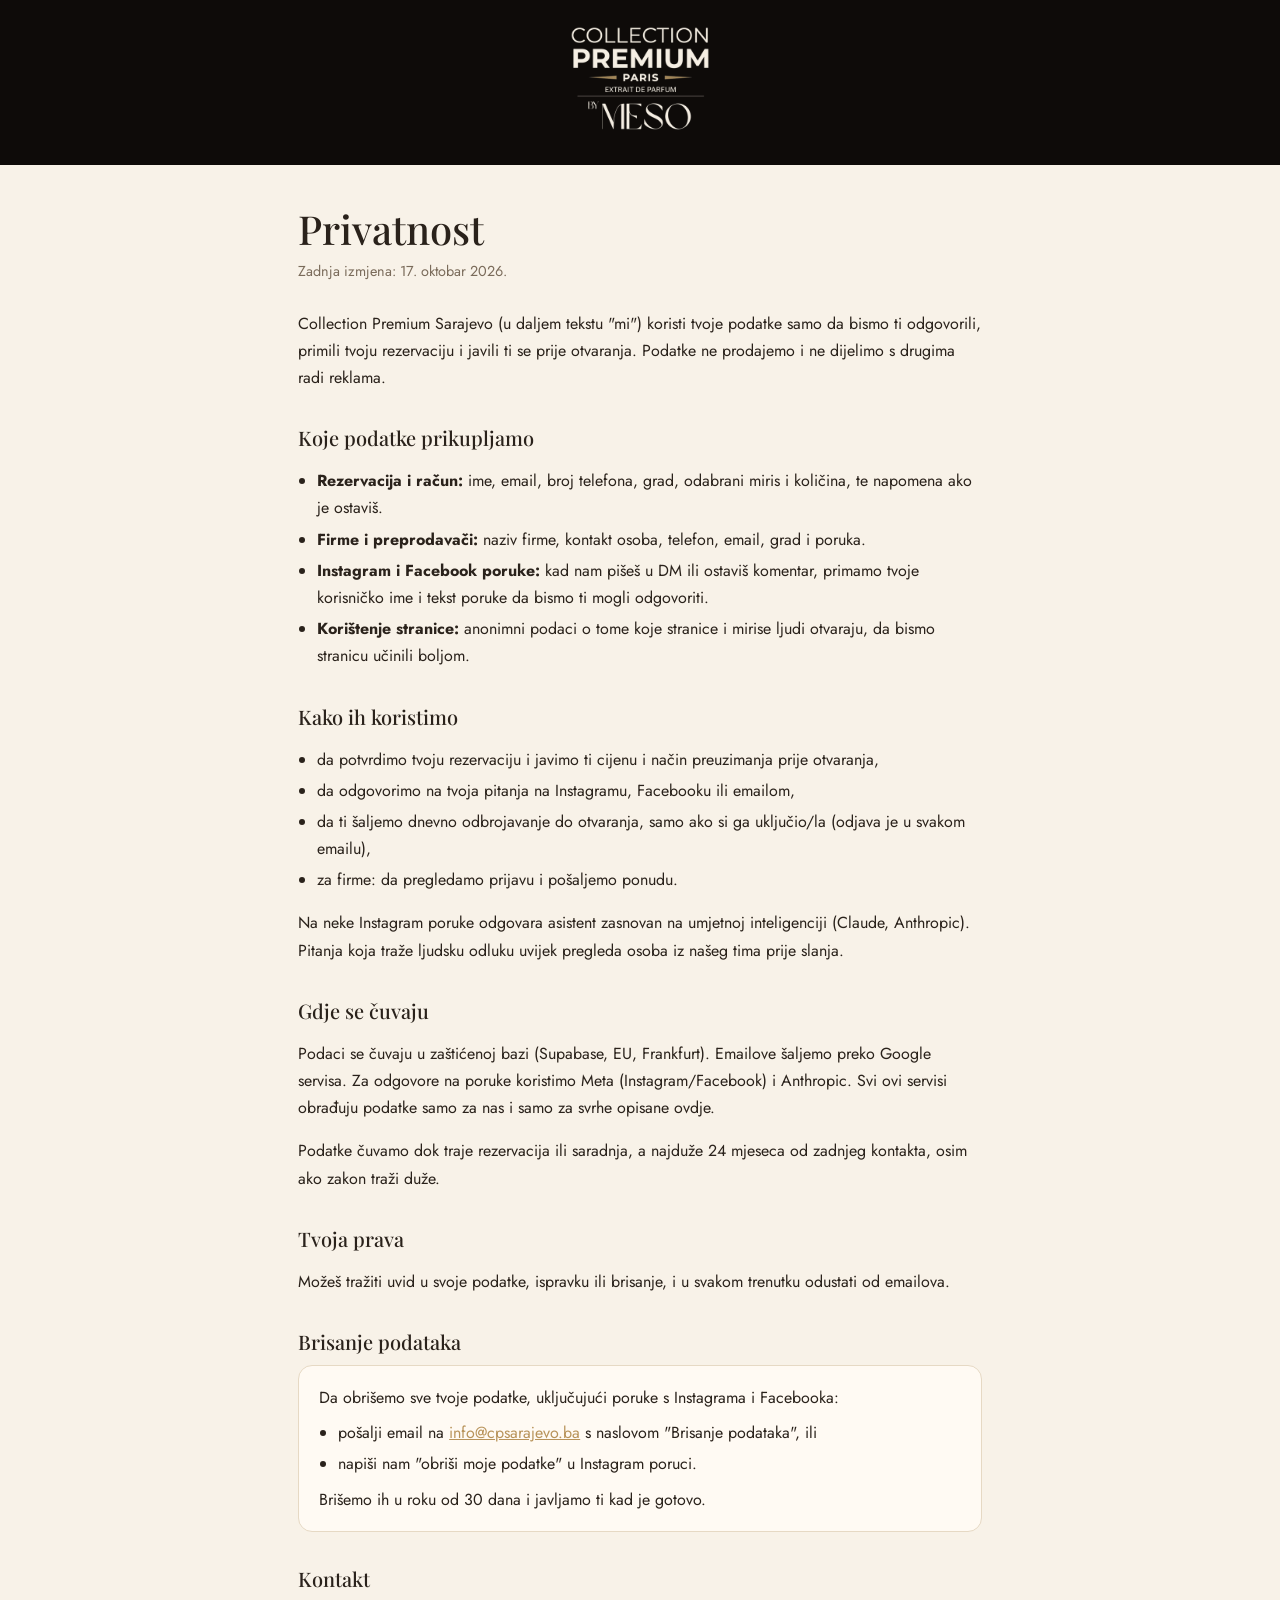
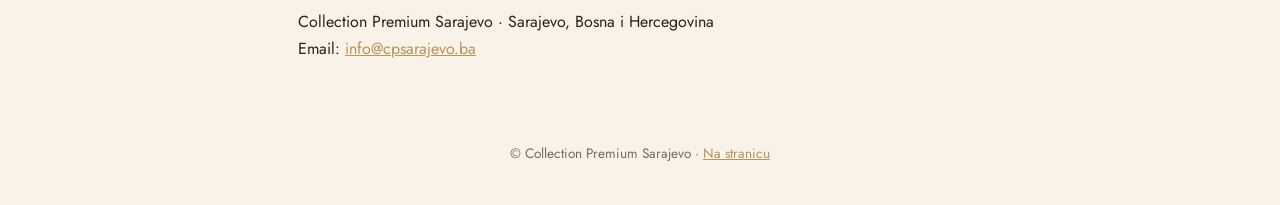
<file: privatnost/index.html>
<!doctype html><html lang="bs"><head><meta charset="utf-8"><link rel="canonical" href="https://cpsarajevo.ba/privatnost/">
<link rel="alternate" hreflang="bs" href="https://cpsarajevo.ba/privatnost/">
<link rel="alternate" hreflang="en" href="https://cpsarajevo.ba/en/privatnost/">
<link rel="alternate" hreflang="ar" href="https://cpsarajevo.ba/ar/privatnost/">
<link rel="alternate" hreflang="x-default" href="https://cpsarajevo.ba/privatnost/">
<meta name="viewport" content="width=device-width,initial-scale=1">
<title>Privatnost · Collection Premium Sarajevo</title>
<meta name="description" content="Kako Collection Premium Sarajevo koristi i čuva tvoje podatke.">
<link rel="icon" href="/img/brand/logo-nav.webp">
<link href="https://fonts.googleapis.com/css2?family=Jost:wght@400;500&family=Playfair+Display:ital,wght@0,500;1,400&display=swap" rel="stylesheet">
<style>
:root{--ink:#0e0b09;--paper:#f8f2e8;--card:#fffaf3;--gold:#b8935a;--text:#2a221b;--muted:#7a6b5a;--line:#e6d9c4}
*{box-sizing:border-box}body{margin:0;background:var(--paper);color:var(--text);font:16px/1.7 Jost,system-ui,sans-serif}
header{background:var(--ink);padding:26px 16px;text-align:center}header img{width:140px;height:auto}
main{max-width:720px;margin:0 auto;padding:40px 18px 64px}
h1{font:500 clamp(1.9rem,5vw,2.5rem)/1.2 'Playfair Display',Georgia,serif;margin:0 0 6px}
h2{font:500 1.25rem/1.3 'Playfair Display',Georgia,serif;margin:34px 0 8px}
.meta{color:var(--muted);font-size:.9rem;margin:0 0 26px}
ul{padding-left:1.2rem}li{margin:.25rem 0}a{color:var(--gold)}
.box{background:var(--card);border:1px solid var(--line);border-radius:14px;padding:18px 20px;margin-top:10px}
footer{text-align:center;color:var(--muted);font-size:.85rem;padding:0 16px 40px}
</style></head><body>
<header><a href="/"><img src="/img/email/logo.png" alt="Collection Premium Sarajevo"></a></header>
<main>
<h1>Privatnost</h1>
<p class="meta">Zadnja izmjena: 17. oktobar 2026.</p>

<p>Collection Premium Sarajevo (u daljem tekstu "mi") koristi tvoje podatke samo da bismo ti odgovorili, primili tvoju rezervaciju i javili ti se prije otvaranja. Podatke ne prodajemo i ne dijelimo s drugima radi reklama.</p>

<h2>Koje podatke prikupljamo</h2>
<ul>
<li><b>Rezervacija i račun:</b> ime, email, broj telefona, grad, odabrani miris i količina, te napomena ako je ostaviš.</li>
<li><b>Firme i preprodavači:</b> naziv firme, kontakt osoba, telefon, email, grad i poruka.</li>
<li><b>Instagram i Facebook poruke:</b> kad nam pišeš u DM ili ostaviš komentar, primamo tvoje korisničko ime i tekst poruke da bismo ti mogli odgovoriti.</li>
<li><b>Korištenje stranice:</b> anonimni podaci o tome koje stranice i mirise ljudi otvaraju, da bismo stranicu učinili boljom.</li>
</ul>

<h2>Kako ih koristimo</h2>
<ul>
<li>da potvrdimo tvoju rezervaciju i javimo ti cijenu i način preuzimanja prije otvaranja,</li>
<li>da odgovorimo na tvoja pitanja na Instagramu, Facebooku ili emailom,</li>
<li>da ti šaljemo dnevno odbrojavanje do otvaranja, samo ako si ga uključio/la (odjava je u svakom emailu),</li>
<li>za firme: da pregledamo prijavu i pošaljemo ponudu.</li>
</ul>
<p>Na neke Instagram poruke odgovara asistent zasnovan na umjetnoj inteligenciji (Claude, Anthropic). Pitanja koja traže ljudsku odluku uvijek pregleda osoba iz našeg tima prije slanja.</p>

<h2>Gdje se čuvaju</h2>
<p>Podaci se čuvaju u zaštićenoj bazi (Supabase, EU, Frankfurt). Emailove šaljemo preko Google servisa. Za odgovore na poruke koristimo Meta (Instagram/Facebook) i Anthropic. Svi ovi servisi obrađuju podatke samo za nas i samo za svrhe opisane ovdje.</p>
<p>Podatke čuvamo dok traje rezervacija ili saradnja, a najduže 24 mjeseca od zadnjeg kontakta, osim ako zakon traži duže.</p>

<h2>Tvoja prava</h2>
<p>Možeš tražiti uvid u svoje podatke, ispravku ili brisanje, i u svakom trenutku odustati od emailova.</p>

<h2 id="brisanje">Brisanje podataka</h2>
<div class="box">
<p style="margin:0 0 8px">Da obrišemo sve tvoje podatke, uključujući poruke s Instagrama i Facebooka:</p>
<ul style="margin:0">
<li>pošalji email na <a href="mailto:info@cpsarajevo.ba?subject=Brisanje%20podataka">info@cpsarajevo.ba</a> s naslovom "Brisanje podataka", ili</li>
<li>napiši nam "obriši moje podatke" u Instagram poruci.</li>
</ul>
<p style="margin:8px 0 0">Brišemo ih u roku od 30 dana i javljamo ti kad je gotovo.</p>
</div>

<h2>Kontakt</h2>
<p>Collection Premium Sarajevo · Sarajevo, Bosna i Hercegovina<br>Email: <a href="mailto:info@cpsarajevo.ba">info@cpsarajevo.ba</a></p>
</main>
<footer>© Collection Premium Sarajevo · <a href="/">Na stranicu</a></footer>
</body></html>
</file>
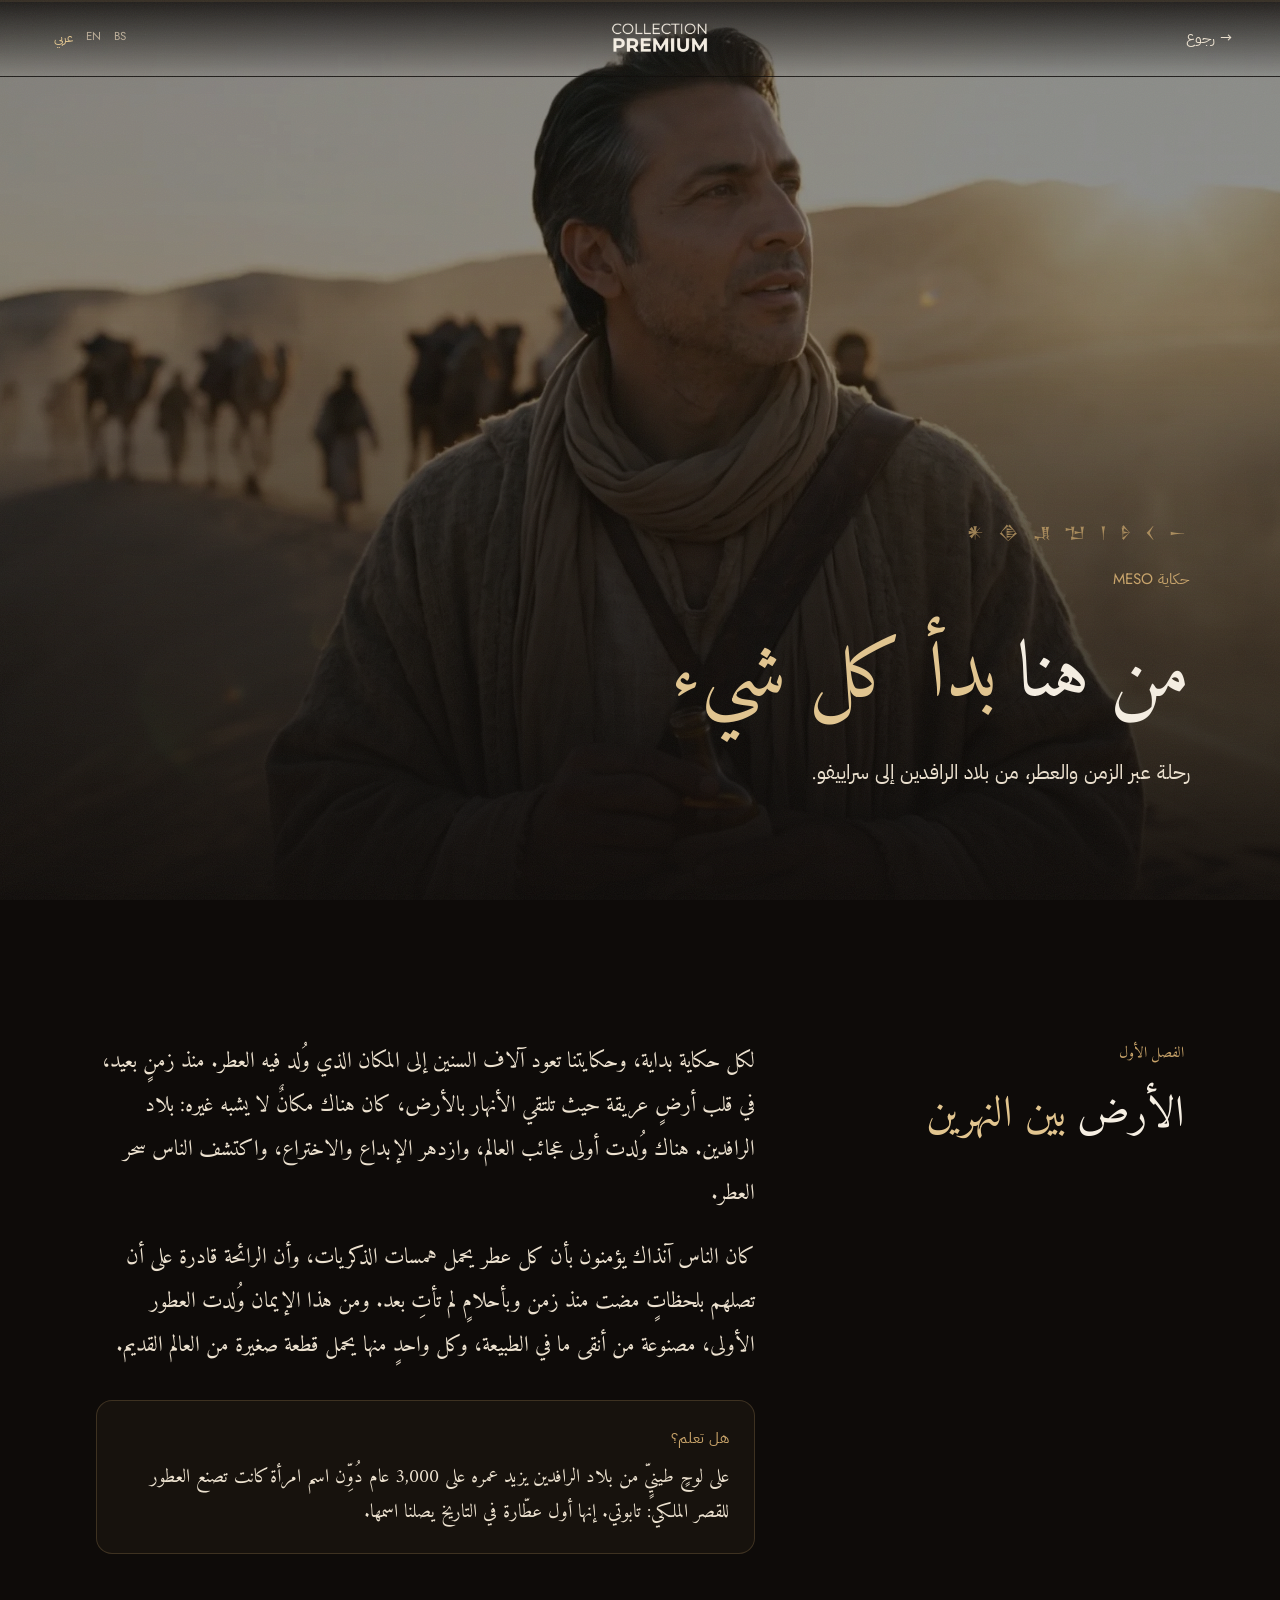
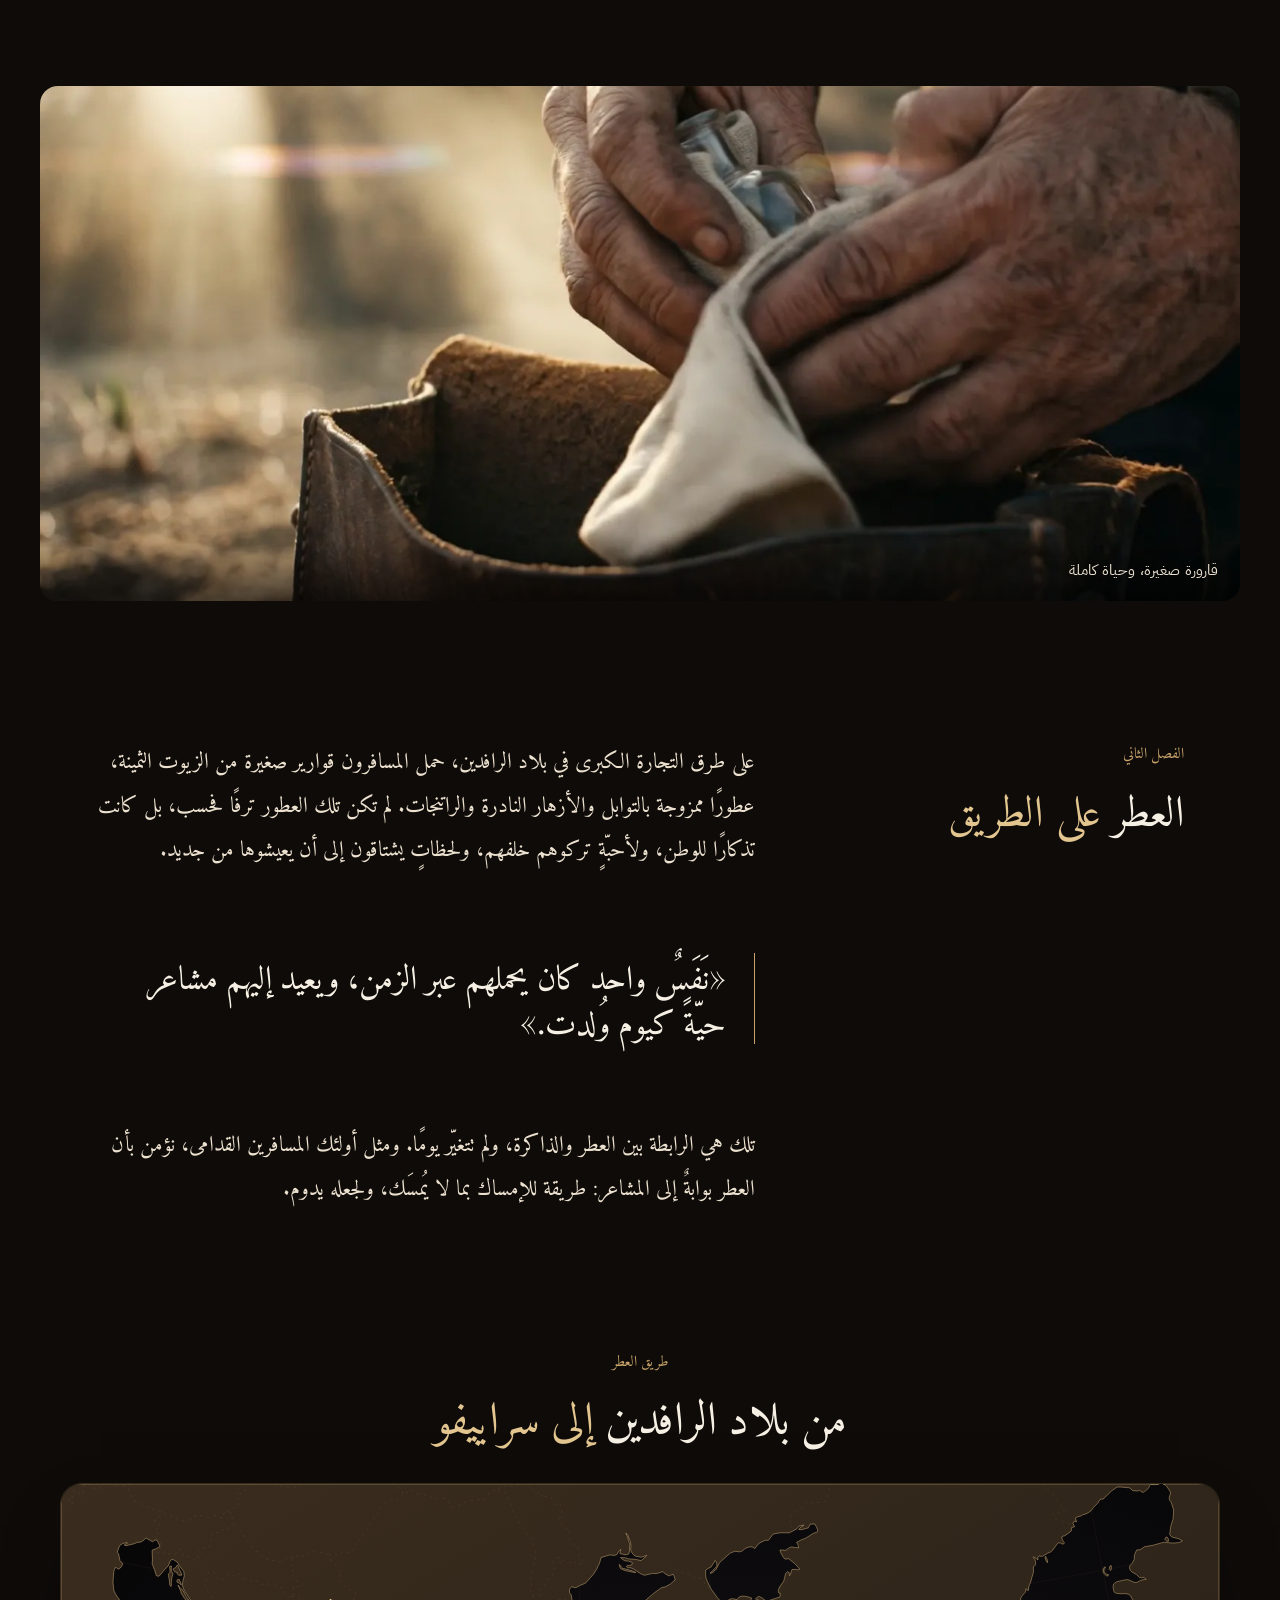
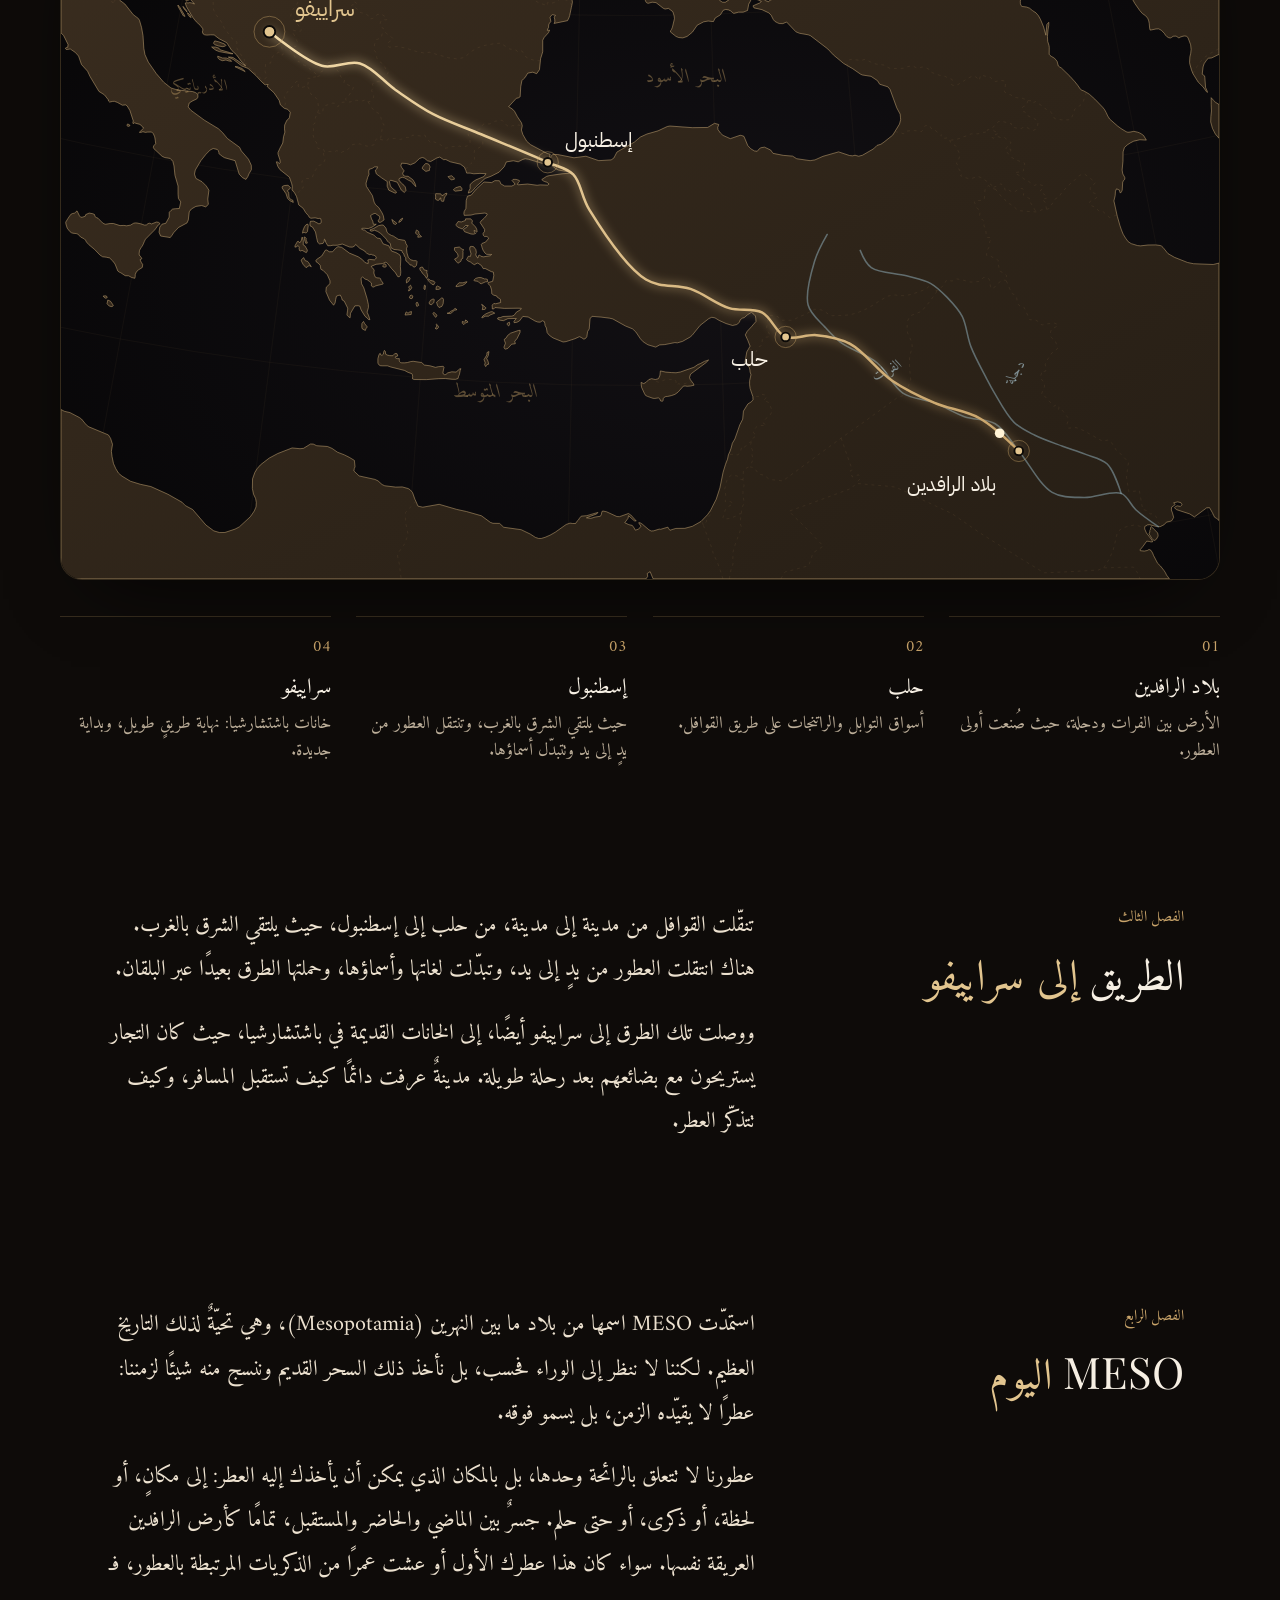
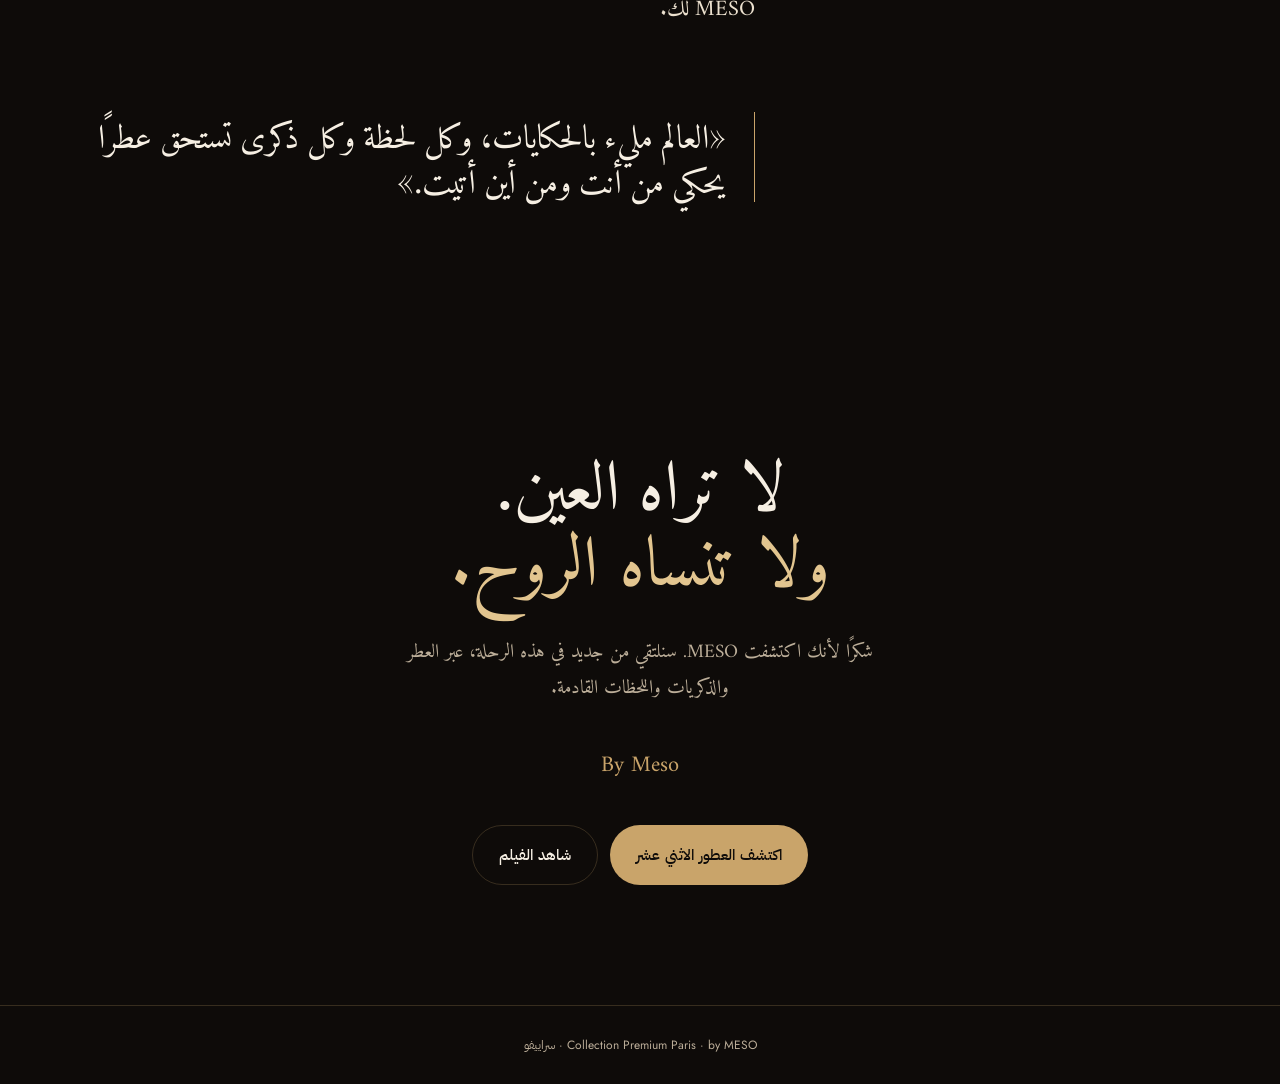
<file: ar/prica/index.html>
<!-- Generated by tools/build_pages.py from /prica/index.html. Do not edit by hand. -->
<!doctype html>
<html lang="ar" dir="rtl">
<head>
<meta charset="utf-8">
<link rel="canonical" href="https://cpsarajevo.ba/ar/prica/">
<link rel="alternate" hreflang="bs" href="https://cpsarajevo.ba/prica/">
<link rel="alternate" hreflang="en" href="https://cpsarajevo.ba/en/prica/">
<link rel="alternate" hreflang="ar" href="https://cpsarajevo.ba/ar/prica/">
<link rel="alternate" hreflang="x-default" href="https://cpsarajevo.ba/prica/">
<meta name="viewport" content="width=device-width, initial-scale=1, viewport-fit=cover">
<title>حكاية MESO · Collection Premium Sarajevo</title>
<meta name="description" content="من أين بدأ كل شيء: رحلة عبر الزمن والعطر، من بلاد الرافدين إلى سراييفو.">
<meta property="og:title" content="حكاية MESO · من أين بدأ كل شيء">
<meta property="og:description" content="رحلة عبر الزمن والعطر، من بلاد الرافدين إلى سراييفو.">
<meta property="og:image" content="https://cpsarajevo.ba/img/brand/og.jpg">
<meta name="theme-color" content="#0e0b09">
<link rel="preconnect" href="https://fonts.googleapis.com">
<link rel="preconnect" href="https://fonts.gstatic.com" crossorigin>
<link href="https://fonts.googleapis.com/css2?family=Playfair+Display:ital,wght@0,400;0,500;1,400;1,500&family=EB+Garamond:ital,wght@0,400;0,500;1,400&family=Jost:wght@300;400;500&family=Noto+Sans+Cuneiform&display=swap" rel="stylesheet">
<style>
:root{--ink:#0e0b09;--ink-2:#17120e;--cream:#f6efe3;--cream-2:#ece1cf;--gold:#c9a46a;--gold-2:#e2c58f;--muted:#bcae99;--line:rgba(201,164,106,.22);
--serif:"Playfair Display",Georgia,serif;--serif2:"EB Garamond",Georgia,serif;--sans:"Jost",system-ui,sans-serif}
*{box-sizing:border-box;margin:0;padding:0}
html{-webkit-text-size-adjust:100%}
body{background:var(--ink);color:var(--cream);font-family:var(--sans);line-height:1.7;-webkit-font-smoothing:antialiased;overflow-x:hidden}
body::after{content:"";position:fixed;inset:0;pointer-events:none;z-index:50;opacity:.06;background:url("data:image/svg+xml,%3Csvg xmlns='http://www.w3.org/2000/svg' width='160' height='160'%3E%3Cfilter id='n'%3E%3CfeTurbulence type='fractalNoise' baseFrequency='.9' numOctaves='2'/%3E%3C/filter%3E%3Crect width='100%25' height='100%25' filter='url(%23n)'/%3E%3C/svg%3E")}
a{color:inherit}
img{display:block;max-width:100%}
.bar{position:fixed;top:0;left:0;right:0;height:2px;z-index:60;background:rgba(201,164,106,.12)}
.bar i{display:block;height:100%;background:var(--gold);transform-origin:0 0;transform:scaleX(0)}
nav{position:fixed;top:0;left:0;right:0;z-index:40;display:flex;justify-content:space-between;align-items:center;padding:18px clamp(16px,4vw,48px);background:linear-gradient(rgba(14,11,9,.85),transparent)}
nav a.back{font-size:.72rem;letter-spacing:.24em;text-transform:uppercase;text-decoration:none;color:var(--cream-2);transition:color 200ms ease}
nav img{height:30px;width:auto}
.lang{display:flex;color:var(--muted);font-size:.72rem;letter-spacing:.2em}.lang a{color:inherit;text-decoration:none;padding:.5rem .4rem}.lang a[lang=ar]{letter-spacing:0;font-size:.82rem}
.lang .on{color:var(--gold-2)}
@media (hover:hover) and (pointer:fine){nav a.back:hover{color:var(--gold-2)}}
.hero{position:relative;height:100vh;height:100svh;min-height:560px;display:grid;align-items:end;overflow:hidden}
.hero img{position:absolute;inset:0;width:100%;height:100%;object-fit:cover;filter:brightness(.55) saturate(.9);transform:scale(1.06);animation:drift 18s ease-out forwards}
@keyframes drift{to{transform:scale(1)}}
.hero::after{content:"";position:absolute;inset:0;background:linear-gradient(transparent 35%,rgba(14,11,9,.95))}
.hero .in{position:relative;z-index:2;padding:0 clamp(20px,7vw,110px) 12vh;max-width:60rem}
.cune{font-family:"Noto Sans Cuneiform",serif;color:var(--gold);opacity:.75;letter-spacing:.3em;font-size:1rem}
.eyebrow{display:block;font-size:.72rem;letter-spacing:.3em;text-transform:uppercase;color:var(--gold);margin:1.2rem 0 1rem}
h1{font-family:var(--serif);font-weight:400;font-size:clamp(3rem,8vw,6.4rem);line-height:1.02;letter-spacing:-.01em}
h1 em,h2 em{font-style:italic;color:var(--gold-2)}
.hero p{margin-top:1.4rem;font-size:clamp(1.05rem,1.6vw,1.3rem);color:var(--cream-2);max-width:34rem}
article{max-width:44rem;margin:0 auto;padding:0 clamp(20px,5vw,24px)}
.chap{padding:clamp(70px,11vw,140px) 0 0}
.num{font-family:var(--serif2);font-style:italic;color:var(--gold);font-size:1.1rem}
h2{font-family:var(--serif);font-weight:400;font-size:clamp(2.1rem,4.6vw,3.3rem);line-height:1.1;margin:.6rem 0 1.6rem}
article p{font-family:var(--serif2);font-size:clamp(1.18rem,1.7vw,1.32rem);line-height:1.75;color:var(--cream-2);margin-bottom:1.2rem}
.drop::first-letter{float:left;font-family:var(--serif);font-size:4.6rem;line-height:.85;padding:.35rem .6rem 0 0;color:var(--gold-2)}
.wide{max-width:min(1200px,calc(100% - 32px));margin:clamp(56px,8vw,100px) auto 0;border-radius:18px;overflow:hidden;position:relative}
.wide img{width:100%;aspect-ratio:21/9;object-fit:cover}
.wide figcaption{position:absolute;left:0;right:0;bottom:0;padding:1rem 1.4rem;font-size:.72rem;letter-spacing:.2em;text-transform:uppercase;color:var(--cream-2);background:linear-gradient(transparent,rgba(0,0,0,.6))}
blockquote{margin:clamp(48px,7vw,80px) 0;padding:0 0 0 clamp(18px,3vw,28px);border-left:1px solid var(--gold)}
blockquote p{font-family:var(--serif)!important;font-style:italic;font-size:clamp(1.5rem,2.8vw,2.1rem)!important;line-height:1.35!important;color:var(--cream)!important}
.fact{margin:2rem 0;padding:1.4rem 1.6rem;border:1px solid var(--line);border-radius:16px;background:rgba(201,164,106,.05)}
.fact b{display:block;font-family:var(--sans);font-weight:400;font-size:.7rem;letter-spacing:.24em;text-transform:uppercase;color:var(--gold);margin-bottom:.5rem}
.fact span{font-family:var(--serif2);font-size:1.12rem;color:var(--cream-2)}
.end{text-align:center;padding:clamp(90px,13vw,160px) 20px clamp(80px,10vw,120px)}
.end .q{font-family:var(--serif);font-size:clamp(2.3rem,5.6vw,4.4rem);line-height:1.08}
.end .q em{font-style:italic;color:var(--gold-2)}
.end .thanks{font-family:var(--serif2);font-style:italic;font-size:1.2rem;color:var(--muted);max-width:32rem;margin:1.8rem auto 2.4rem}
.end .sig{font-family:var(--serif2);font-style:italic;color:var(--gold);font-size:1.4rem;margin-bottom:2.4rem}
.btns{display:flex;gap:.8rem;justify-content:center;flex-wrap:wrap}
.btn{display:inline-flex;align-items:center;justify-content:center;padding:.95rem 1.6rem;border-radius:999px;font-size:.75rem;letter-spacing:.2em;text-transform:uppercase;text-decoration:none;transition:transform 160ms ease-out,background-color 200ms ease,border-color 200ms ease}
.btn:active{transform:scale(.97)}
.gold{background:var(--gold);color:var(--ink)}
.ghost{border:1px solid var(--line);color:var(--cream)}
@media (hover:hover) and (pointer:fine){.gold:hover{background:var(--gold-2)}.ghost:hover{border-color:var(--gold)}}
.rv{opacity:0;transform:translateY(18px);transition:opacity 700ms cubic-bezier(.23,1,.32,1),transform 800ms cubic-bezier(.23,1,.32,1)}
.rv.in{opacity:1;transform:none}
@media (prefers-reduced-motion:reduce){.rv{opacity:1;transform:none;transition:none}.hero img{animation:none;transform:none}}
nav{transition:background-color 300ms ease,backdrop-filter 300ms ease,border-color 300ms ease;border-bottom:1px solid transparent}
nav.solid{background:rgba(14,11,9,.86);-webkit-backdrop-filter:blur(14px);backdrop-filter:blur(14px);border-bottom-color:var(--line)}
.ch-h .num{display:block}
@media (min-width:1024px){
 article{max-width:76rem;padding:0 clamp(32px,5vw,72px)}
 .chap{display:grid;grid-template-columns:minmax(15rem,22rem) minmax(0,44rem);gap:clamp(48px,6vw,110px);justify-content:center;align-items:start}
 .ch-h{position:sticky;top:120px}
 .ch-h h2{font-size:clamp(2.6rem,3.4vw,3.6rem);margin-bottom:0}
 article p{font-size:1.38rem;line-height:1.8}
 .fact span{font-size:1.2rem}
}
.journey{max-width:min(1160px,calc(100% - 32px));margin:clamp(64px,9vw,120px) auto 0}
.j-head{text-align:center;margin-bottom:clamp(20px,3vw,36px)}
.j-head h3{font-family:var(--serif);font-weight:400;font-size:clamp(1.9rem,3.6vw,3rem);line-height:1.1;margin-top:.4rem}
.j-head h3 em{font-style:italic;color:var(--gold-2)}
.mapwrap{position:relative;border-radius:22px;overflow:hidden;border:1px solid var(--line);background:#0b0907;box-shadow:0 30px 80px -40px rgba(0,0,0,.9)}
.map{display:block;width:100%;height:auto;aspect-ratio:5/3}
.map .grat{fill:none;stroke:rgba(201,164,106,.07);stroke-width:.8}
.map .land{stroke:rgba(214,180,124,.55);stroke-width:.9;stroke-linejoin:round}
.map .bord{fill:none;stroke:rgba(201,164,106,.13);stroke-width:.7;stroke-dasharray:3 4}
.map .river{fill:none;stroke:rgba(140,170,180,.55);stroke-width:1.6;stroke-linecap:round}
.map text{font-family:var(--sans);fill:var(--cream-2)}
.map .sea{font-family:var(--serif2);font-style:italic;font-size:20px;fill:rgba(201,164,106,.42);letter-spacing:.12em}
.map .sea.sm{font-size:16px}
.map .rv-l{font-family:var(--serif2);font-style:italic;font-size:15px;fill:rgba(160,185,195,.7);letter-spacing:.1em}
.map .route-base{fill:none;stroke:rgba(201,164,106,.22);stroke-width:2;stroke-dasharray:2 7;stroke-linecap:round}
.map .route,.map .route-glow{fill:none;stroke:url(#rg);stroke-width:2.6;stroke-linecap:round;stroke-dasharray:1;stroke-dashoffset:1;transition:stroke-dashoffset 7s cubic-bezier(.45,0,.25,1)}
.map .route-glow{stroke-width:7;opacity:.35}
.journey.in .route,.journey.in .route-glow{stroke-dashoffset:0}
.map .traveller{fill:#fff3d6;opacity:0}
.journey.in .traveller{opacity:1;transition:opacity 400ms ease}
.map .dot{fill:var(--gold-2);stroke:#0b0907;stroke-width:2}
.map .halo{fill:none;stroke:var(--gold);stroke-width:1;opacity:.45}
.map .home .halo{animation:pulse 2.6s ease-out infinite;transform-origin:center;transform-box:fill-box}
@keyframes pulse{0%{transform:scale(.6);opacity:.8}100%{transform:scale(1.9);opacity:0}}
.map .cn{font-size:21px;letter-spacing:.16em;text-transform:uppercase;fill:var(--cream)}
.map .home .cn{fill:var(--gold-2);font-size:24px}
.map .city{opacity:.35;transition:opacity 600ms ease}
.journey.in .map .city{opacity:1}
.journey.in .map .city[data-i=alep]{transition-delay:2.4s}.journey.in .map .city[data-i=ist]{transition-delay:4.1s}.journey.in .map .city[data-i=sar]{transition-delay:6.6s}
.stops{list-style:none;display:grid;grid-template-columns:repeat(4,1fr);gap:clamp(14px,2vw,28px);margin-top:clamp(22px,3vw,36px);counter-reset:s}
.stops li{border-top:1px solid var(--line);padding-top:1rem}
.stops b{display:block;font-family:var(--serif2);font-style:italic;font-weight:400;color:var(--gold);font-size:1rem}
.stops strong{display:block;font-family:var(--serif);font-weight:400;font-size:1.35rem;margin:.15rem 0 .35rem;color:var(--cream)}
.stops span{display:block;font-family:var(--serif2);font-size:1.08rem;line-height:1.55;color:var(--muted)}
@media (max-width:720px){
 .map{aspect-ratio:8/5}
 .map .cn{font-size:34px}.map .home .cn{font-size:38px}
 .map .sea{font-size:28px}.map .sea.sm,.map .rv-l{display:none}
 .map .dot{r:7px}.map .home .dot{r:9px}
 .stops{grid-template-columns:1fr 1fr;row-gap:22px}
 .mapwrap{border-radius:16px}
}
@media (prefers-reduced-motion:reduce){.map .route,.map .route-glow{transition:none;stroke-dashoffset:0}.map .home .halo{animation:none}.map .city{opacity:1;transition:none}}
footer{border-top:1px solid var(--line);padding:28px 20px;text-align:center;font-size:.75rem;color:var(--muted);letter-spacing:.08em}
</style>
<link href="https://fonts.googleapis.com/css2?family=Amiri:ital,wght@0,400;0,700;1,400&family=IBM+Plex+Sans+Arabic:wght@300;400;500&display=swap" rel="stylesheet">
<link rel="stylesheet" href="/css/ar.css">
</head>
<body>
<div class="bar"><i id="bar"></i></div>
<nav>
  <a class='back' data-en='← Back' href='/ar/#prica'>→ رجوع</a>
  <a aria-label='Collection Premium' href='/ar/'><img src="/img/brand/logo-nav.webp" alt="Collection Premium"></a>
  <div class="lang" id="lang" role="group" aria-label="Jezik / Language / اللغة"><a data-l="bs" href="/prica/" lang="bs">BS</a><a data-l="en" href="/en/prica/" lang="en">EN</a><a data-l="ar" href="/ar/prica/" lang="ar">عربي</a></div>
</nav>

<header class="hero">
  <img src="/img/story/caravan.webp" alt="تاجر يحمل قارورة عطر أمام قافلة جمال في الصحراء، في ضوء الغروب الذهبي" fetchpriority="high">
  <div class="in">
    <div class="cune" aria-hidden="true">𒀭 𒆠 𒂗 𒈠 𒁹 𒊩 𒌋 𒀸</div>
    <span class="eyebrow" data-en="The story of MESO">حكاية MESO</span>
    <h1 data-en="Where it <em>all began</em>">من هنا <em>بدأ كل شيء</em></h1>
    <p data-en="A journey through time and scent, from Mesopotamia to Sarajevo.">رحلة عبر الزمن والعطر، من بلاد الرافدين إلى سراييفو.</p>
  </div>
</header>

<article>
  <section class="chap rv">
    <div class="ch-h"><span class="num" data-en="Chapter one">الفصل الأول</span>
    <h2 data-en="The land <em>between the rivers</em>">الأرض <em>بين النهرين</em></h2></div>
    <div class="ch-b">
    <p class="drop" data-en="Every story has a beginning, and ours goes back thousands of years, to the birthplace of perfume. Long ago, in the heart of an ancient land where the rivers met the earth, there was a place unlike any other: Mesopotamia. It was where the world’s first wonders were born, where creativity and invention thrived, and where people discovered the magic of scent.">لكل حكاية بداية، وحكايتنا تعود آلاف السنين إلى المكان الذي وُلد فيه العطر. منذ زمنٍ بعيد، في قلب أرضٍ عريقة حيث تلتقي الأنهار بالأرض، كان هناك مكانٌ لا يشبه غيره: بلاد الرافدين. هناك وُلدت أولى عجائب العالم، وازدهر الإبداع والاختراع، واكتشف الناس سحر العطر.</p>
    <p data-en="People back then believed that every fragrance carried the whispers of memories. That a scent could connect them to moments long gone and to dreams still to come. From that belief came the first perfumes, made from the purest elements of nature, each one carrying a small piece of the ancient world.">كان الناس آنذاك يؤمنون بأن كل عطر يحمل همسات الذكريات، وأن الرائحة قادرة على أن تصلهم بلحظاتٍ مضت منذ زمن وبأحلامٍ لم تأتِ بعد. ومن هذا الإيمان وُلدت العطور الأولى، مصنوعة من أنقى ما في الطبيعة، وكل واحدٍ منها يحمل قطعة صغيرة من العالم القديم.</p>
    <div class="fact"><b data-en="Did you know?">هل تعلم؟</b><span data-en="A clay tablet from Mesopotamia, more than 3,000 years old, records the name of a woman who made perfume for the royal palace: Tapputi. She is the first perfumer in history whose name we know.">على لوحٍ طينيٍّ من بلاد الرافدين يزيد عمره على 3,000 عام دُوِّن اسم امرأة كانت تصنع العطور للقصر الملكي: تابوتي. إنها أول عطّارة في التاريخ يصلنا اسمها.</span></div>
    </div>
  </section>
</article>

<figure class="wide rv"><img src="/img/story/vial.webp" alt="يدان مسنّتان تلفّان قارورة زجاجية صغيرة بقطعة قماش وتضعانها في حقيبة جلدية" loading="lazy"><figcaption data-en="A small vial, a whole life">قارورة صغيرة، وحياة كاملة</figcaption></figure>

<article>
  <section class="chap rv">
    <div class="ch-h"><span class="num" data-en="Chapter two">الفصل الثاني</span>
    <h2 data-en="Scent <em>on the road</em>">العطر <em>على الطريق</em></h2></div>
    <div class="ch-b">
    <p data-en="Along the great Mesopotamian trade routes, travellers carried small vials of precious oils. Fragrances infused with spices, rare flowers and resins. These scents were more than luxuries. They were reminders of home, of loved ones left behind, of moments they longed to live again.">على طرق التجارة الكبرى في بلاد الرافدين، حمل المسافرون قوارير صغيرة من الزيوت الثمينة، عطورًا ممزوجة بالتوابل والأزهار النادرة والراتنجات. لم تكن تلك العطور ترفًا فحسب، بل كانت تذكارًا للوطن، ولأحبّةٍ تركوهم خلفهم، ولحظاتٍ يشتاقون إلى أن يعيشوها من جديد.</p>
    <blockquote><p data-en="“A single breath could carry them across time, bringing back feelings as vivid as the day they were made.”">«نَفَسٌ واحد كان يحملهم عبر الزمن، ويعيد إليهم مشاعر حيّةً كيوم وُلدت.»</p></blockquote>
    <p data-en="That is the bond between scent and memory, and it has never changed. Like those ancient travellers, we believe fragrance is a gateway to emotion: a way to capture what can’t be held, and to make it last.">تلك هي الرابطة بين العطر والذاكرة، ولم تتغيّر يومًا. ومثل أولئك المسافرين القدامى، نؤمن بأن العطر بوابةٌ إلى المشاعر: طريقة للإمساك بما لا يُمسَك، ولجعله يدوم.</p>
    </div>
  </section>
</article>

<section class="journey rv" aria-labelledby="jT">
  <div class="j-head"><span class="num" data-en="The road of scent">طريق العطر</span><h3 id="jT" data-en="From Mesopotamia <em>to Sarajevo</em>">من بلاد الرافدين <em>إلى سراييفو</em></h3></div>
  <div class="mapwrap"><svg class="map" viewBox="0 0 1200 720" role="img" aria-labelledby="mapT" preserveAspectRatio="xMidYMid slice">
<title id="mapT" data-en="The road of scent: Mesopotamia, Aleppo, Istanbul, Sarajevo">طريق العطر: بلاد الرافدين، حلب، إسطنبول، سراييفو</title>
<defs>
<radialGradient id="mg" cx="58%" cy="55%" r="75%"><stop offset="0" stop-color="#121014"/><stop offset="1" stop-color="#070607"/></radialGradient>
<linearGradient id="lg" x1="0" y1="0" x2="1" y2="1"><stop offset="0" stop-color="#3a2d1f"/><stop offset="1" stop-color="#261e15"/></linearGradient>
<linearGradient id="rg" x1="1" y1="1" x2="0" y2="0"><stop offset="0" stop-color="#c9a46a"/><stop offset="1" stop-color="#f1d9a8"/></linearGradient>
<filter id="glow" x="-50%" y="-50%" width="200%" height="200%"><feGaussianBlur stdDeviation="5"/></filter>
</defs>
<rect width="1200" height="720" fill="url(#mg)"/>
<path class="grat" d="M0,54.5L13.0,0M16.0,720L130.5,94.5L147.9,0M187.6,720L265.3,115.5L280.1,0M356.8,720L400.9,129.3L410.6,0M524.7,720L537.1,135.8L540.0,0M692.2,720L673.5,135.1L669.2,0M860.3,720L809.6,127.1L798.8,0M1029.9,720L945.1,111.9L929.5,0M1200,709.1L1079.6,89.5L1062.2,0M1200,8.7L1197.8,0M0,655.1L26.9,660.4L109.2,674.4L191.9,686.1L274.9,695.7L358.1,703.0L441.4,708.1L524.9,711.0L608.4,711.7L691.9,710.1L775.3,706.3L858.6,700.3L941.7,692.1L1024.6,681.7L1107.1,669.1L1189.3,654.2L1200,652.0M0,459.4L61.5,471.5L138.8,484.6L216.4,495.7L294.3,504.6L372.4,511.5L450.6,516.3L529.0,519.0L607.4,519.6L685.7,518.2L764.1,514.6L842.3,509.0L920.3,501.3L998.1,491.5L1075.5,479.6L1152.7,465.7L1200,455.9M0,263.8L24.0,269.2L95.9,283.4L168.2,295.6L240.8,305.9L313.6,314.3L386.6,320.8L459.8,325.3L533.0,327.8L606.3,328.4L679.6,327.0L752.9,323.7L826.0,318.4L898.9,311.2L971.6,302.1L1044.1,291.0L1116.2,278.0L1188.0,263.0L1200,260.2M0,67.1L63.6,81.4L130.5,94.5L197.8,105.9L265.3,115.5L333.0,123.3L400.9,129.3L469.0,133.5L537.1,135.8L605.3,136.4L673.5,135.1L741.6,132.0L809.6,127.1L877.5,120.4L945.1,111.9L1012.5,101.6L1079.6,89.5L1146.4,75.6L1200,63.0"/>
<path class="land" d="M338.3,488.2L340.4,488.7L343.3,488.8L344.0,488.7L345.9,486.6L348.2,486.7L349.0,489.1L346.7,489.9L346.1,490.4L346.5,490.9L348.2,491.9L350.6,491.8L350.5,493.5L350.9,495.0L352.0,496.0L353.2,496.2L356.2,496.2L359.0,495.9L361.9,495.0L364.9,494.6L373.7,495.9L376.6,498.5L382.5,499.3L388.1,500.9L391.0,500.2L396.1,499.8L396.9,500.7L395.8,506.1L396.1,507.7L397.5,508.5L398.8,508.3L400.8,506.6L405.0,505.5L409.4,505.8L413.3,502.4L414.4,502.3L413.7,504.0L412.9,508.1L411.9,510.5L411.5,512.4L408.9,513.3L405.2,513.2L398.3,512.4L391.5,512.6L378.7,513.6L365.9,513.5L364.2,512.8L364.4,510.4L364.2,508.7L363.5,507.4L359.7,506.1L356.1,504.1L341.7,500.5L338.3,499.3L332.7,499.3L330.7,499.1L329.3,498.1L328.4,496.5L328.4,491.9L329.6,487.4L330.8,486.3L331.2,487.8L332.6,488.5L334.1,487.2L334.3,485.2L335.1,483.3L336.0,484.2L336.5,487.3ZM336.7,356.6L337.9,360.9L339.4,362.4L342.6,364.3L344.2,364.7L349.5,368.2L356.1,369.3L356.8,370.2L357.4,372.6L358.6,374.5L358.8,376.0L358.0,377.5L358.5,382.3L359.9,386.9L362.2,389.3L365.3,390.3L368.3,390.4L369.0,391.4L368.3,395.3L366.9,396.8L365.9,397.0L365.0,396.6L364.3,395.6L363.5,395.0L361.7,394.8L360.6,393.1L357.6,390.7L357.2,389.4L357.3,387.3L356.0,385.8L355.0,382.8L353.9,382.0L353.4,380.5L353.3,379.9L348.7,379.1L345.0,378.7L341.9,376.9L341.3,372.6L339.5,371.3L338.2,370.0L337.2,368.2L334.3,365.0L331.2,362.1L328.2,360.1L324.9,358.8L322.0,359.8L320.4,359.3L320.2,358.4L323.9,357.0L328.9,354.1L332.3,353.4L333.9,353.4ZM668.4,496L652.4,507.9L651.3,511.4L652.2,513.7L654.5,516.6L655.1,517.3L656.0,519.4L652.4,520.2L648.9,520.5L646.9,520.2L645.0,520.3L639.3,526.7L636.2,528.9L632.4,530.2L628.7,531.0L626.8,531.1L625.1,531.9L624.0,533.4L624.0,534.9L623.4,536.0L621.4,535.8L620.5,533.5L619.0,532.5L615.4,533.1L613.5,533.0L607.6,530.9L605.8,530.0L604.7,528.2L601.6,521.5L601.1,516.5L603.9,517.7L606.5,516.2L609.1,513.6L612.1,512.6L614,513.1L615.9,513.5L619.2,512.6L620.7,508.9L621.1,504.6L626.7,505.8L632.6,506.3L637.3,506.5L641.9,505.7L655.9,500.8L659.9,498.0L662.5,497.0L666.7,494.7L671.1,493.3ZM1085.6,94.0L1084.9,95.3L1083.5,95.4L1080.0,91.9L1080.0,87.7L1080.8,86.6L1082.0,85.8L1082.4,86.6L1080.8,88.9L1081.0,91.2L1083.2,93.4ZM1088.2,88.9L1087.3,89.6L1086.3,87.3L1086.9,85.1L1088.3,84.5L1088.5,87.8ZM100.7,353.4L97.9,357.4L96.7,358.8L87.6,368.0L86.4,370.3L85.4,372.8L84.3,375.0L82.9,377.0L81.4,379.6L81.0,382.7L81.1,384.3L81.8,385.5L83.0,386.7L83.8,388.3L81.9,389.4L83.3,392.3L84.6,394.2L84.5,395.8L84.2,397.4L80.4,399.8L78.8,401.1L77.6,403.0L76.9,404.9L76.9,406.8L76.5,408.6L73.3,407.8L70.0,406.0L66.5,405.9L62.0,402.9L60.4,402.2L58.9,401.1L56.0,393.8L53.3,390.3L50.3,387.5L46.8,386.7L43.1,386.3L40.3,384.4L34.8,378.7L28.8,373.7L26.3,370.9L25.4,369.1L24.1,367.7L20.4,365.9L17.4,362.7L15.9,362.3L12.4,361.9L10.8,361.4L9.2,360.2L6.4,356.6L5.1,352.3L4.9,350.4L7.4,346.3L10.1,342.4L11.9,341.5L13.9,341.1L15.3,340.0L16.6,338.7L19.1,343.8L20.4,345.3L22.0,345.3L25.1,344.3L25.6,342.6L29.2,341.0L33.0,341.7L34.7,342.5L35.3,344.7L36.6,345.6L38.3,346.3L43.1,351.2L44.6,352.1L46.2,352.6L50.9,351.8L54.3,351.8L61.2,354.0L65.2,353.8L67.9,354.2L72.0,353.5L75.4,351.5L77.1,351.2L78.8,351.3L82.8,352.2L86.7,353.5L88.5,353.3L90.2,351.9L92.0,351.5L93.8,352.3L98.9,350.3L101.0,350.6L102.7,352.0ZM1200,659.6L1197.8,657.6L1195.4,656.2L1193.2,651.6L1190.2,646.3L1187.3,646.4L1174.5,655.9L1169.7,652.8L1156.2,648.4L1155.0,647.6L1153.9,646.2L1155.3,645.0L1156.8,644.4L1160.0,645.0L1161.7,643.3L1160.5,641.1L1157.2,640.3L1153.0,641.2L1154.6,643.1L1150.9,645.8L1150.6,648.7L1151.8,651.8L1153.0,656.3L1151.7,658.8L1150.7,660.1L1145.5,661.3L1143.3,663.8L1141.8,664.6L1139.0,666.0L1135.5,665.9L1128.0,663.9L1125.7,664.2L1123.0,665.9L1123.0,667.0L1123.0,668.4L1124.8,672.5L1128.0,676.6L1130.6,680.0L1131.2,681.7L1129.4,681.8L1127.8,681.3L1125.1,681.0L1120.9,686.8L1118.2,690.0L1118.4,690.9L1122.6,691.3L1125.6,690.7L1127.5,689.6L1129.5,690.5L1131.2,693.3L1132.1,695.7L1136.4,704.0L1139.2,706.6L1143.0,711.4L1144.6,713.9L1145.6,716.1L1148.0,719.2L1148.6,720L613.5,720L613.5,720L613.3,719.4L610.5,712.6L607.5,714.5L608.0,717.4L606.3,720L0,720L0,544.5L0.2,544.7L3.5,546.4L9.4,547.8L18.9,552.8L21.2,554.4L26.2,560.5L28.8,562.5L49.1,570.9L51.4,574.5L53.4,580.7L52.2,587.9L52.9,593.4L54.4,600.6L56.8,605.9L59.6,610.5L63.2,613.6L72.0,618.9L82.4,622.1L93.1,624.4L110.8,632.4L125.5,640.7L128.9,644.2L136.4,648.2L150.2,664.3L158.3,670.3L164.3,672.1L169.9,672.0L180.4,668.5L184.8,666.2L196.3,655.6L200.3,649.7L202.1,645.5L202.4,641.0L201.7,636.9L199.5,632.3L198.3,626.5L198.5,616.4L200.9,609.7L203.3,605.8L206.7,601.9L215.8,594.9L224.6,590.2L239.5,584.4L247.7,585.2L251.3,584.8L258.6,580.3L261.4,580.4L265.0,582.1L276.2,582.9L280.9,584.9L286.5,588.8L293.7,591.6L298.7,594.1L304.0,597.3L304.7,603.9L303.9,605.8L303.5,608.3L308.9,613.4L325.3,617.0L328.5,618.5L332.7,622.3L335.5,623.6L346.8,625.0L353.6,624.8L359.8,626.5L362.0,627.9L364.3,630.7L366.7,637.5L367.8,639.8L369.9,644.7L374.9,645.8L391.9,642.8L410.1,648.1L420.2,650.3L435.7,654.7L444.9,661.5L447.6,662.5L454.5,662.6L458.8,666.6L476.8,669.1L486.2,673.6L491.6,677.1L494.9,678.2L497.7,678.2L501.7,677.0L506.8,674.8L512.2,671.7L523.5,663.7L527.5,662.3L530.1,662.7L533.3,662.7L534.6,660.5L536.3,659.0L537.3,657.2L539.1,655.1L544.8,654.6L556.4,651.2L555.1,652.8L544.5,656.8L549.0,657.4L553.6,656.0L558.9,655.2L559.9,653.5L560.6,650.2L561.7,649.8L565.2,650.5L576.1,655.5L578.8,655.6L586.5,652.9L588.0,652.3L590.5,653.9L596.1,660.1L594.1,659.9L588.1,654.6L587.6,657.3L584.2,661.9L588.4,663.9L592.0,664.7L593.9,667.3L595.1,669.6L598.5,668.6L601.0,665.5L599.7,663.7L598.7,661.9L599.9,661.8L602.3,663.3L609.2,669.2L611.6,670.5L614.2,670.3L619.9,668.5L621.4,668.7L628.9,666.5L629.8,668.1L631.0,669.7L637.1,667.8L646.5,667.7L654.3,665.6L663.2,660.6L663.9,659.9L669.9,653.6L672.8,649.6L673.0,649.3L679.0,637.5L682.8,625.8L686.1,609.6L688.6,601.4L690.7,596.0L691.6,591.5L693.0,588.5L694.4,584.6L695.7,579.5L698.3,575.1L703.4,560.5L706.4,554.6L707.2,546.2L711.8,538.8L715.5,536.5L717.1,534.4L717.0,531.3L714.1,522.8L713.6,519.1L713.6,514.8L715.0,508.5L714.1,505.7L713.9,503.7L713.3,501.1L708.8,495.5L710.7,484.8L712.3,482.1L714.1,478.9L711.7,472.8L709.1,467.2L711.2,463.4L715.5,458.8L720.2,453.3L720.0,450.1L719.6,447.7L718.2,446.1L715.5,443.9L711.2,446.5L708.1,449.3L706.1,449.9L703.9,451.5L702.9,454.3L700.3,456.5L695.9,457.5L689.2,455.5L681.9,452.2L677.7,449.6L674.4,449.0L671.4,450.3L662.3,457.4L654.0,467.7L651.9,469.5L644.0,474.0L638.7,475.5L636.2,475.2L625.7,477.3L620.4,477.6L616.3,479.9L608.2,477.5L603.3,474.4L600.4,471.2L595.7,464.2L592.3,461.0L584.9,458.0L571.8,450.7L568.4,449.9L559.6,448.8L550.2,448.0L548.2,450.6L547.4,461.0L545.7,463.8L544.9,469.1L543.8,470.7L541.9,471.7L539.1,469.9L537.2,469.1L532.6,471.2L523.4,474.2L520.3,474.6L509.9,470.4L506.1,467.7L503.8,464.9L503.0,460.1L501.6,457.4L501.4,455.6L500.9,453.5L498.8,452.6L496.5,454.1L494.0,453.9L491.1,452.8L484.1,448.7L478.6,448.1L475.1,452.8L472.4,454.2L469.6,454.6L469.4,453.2L471.8,450.2L463.1,450.4L458.5,452.5L455.0,452.0L452.4,450.8L452.8,449.5L455.6,449.2L457.9,448.2L467.2,447.8L469.5,447.0L471.9,443.7L476.4,441.0L477.0,439.7L473.6,439.6L459.4,439.8L449.7,438.9L448.5,440.3L447.0,440.4L446.8,436.4L448.5,434.7L450.5,435.0L455.6,433.7L455.4,430.4L451.9,428.0L451.2,426.7L448.6,426.2L446.4,424.6L446.2,420.7L444.8,416.3L442.4,414.1L442.8,413.0L447.3,411.7L448.5,405.8L448.0,402.1L445.9,401.7L439.5,398.4L437.6,398.6L435.6,395.3L431.9,392.8L430.0,393.5L428.8,394.5L427.1,393.9L424.4,391.8L421.5,390.5L420.3,389.1L422.2,385.7L424.3,385.9L424.9,383.1L423.5,378.4L423.8,376.0L425.7,375.5L427.8,376.0L429.9,378.9L430.4,381.7L429.8,384.3L431.1,386.9L432.0,387.6L432.8,384.9L433.8,384.5L435.0,385.7L437.7,386.4L444.9,385.2L446.3,383.9L441.1,383.8L439.3,382.4L437.3,379.4L436.3,376.6L436.0,375.4L435.5,373.4L436.3,372.5L439.9,371.1L443.3,367.1L442.0,365.8L440.6,365.1L438.9,365.4L437.5,363.9L437.4,361.9L438.8,360.3L439.0,358.0L435.3,352.3L434.3,351.1L435.2,349.3L438.5,346.4L441.6,342.8L441.2,341.5L439.1,341.0L429.0,342.0L424.9,343.1L417.9,343.4L417.5,341.3L417.8,339.4L419.6,336.2L419.9,327.9L421.2,323.5L425.1,322.4L430.3,316.1L438.4,308.8L446.3,309.4L449.6,307.4L454.3,307.5L455.2,309.1L455.6,310.6L459.7,313.0L467.1,313.0L468.9,312.2L470.6,311.1L467.4,307.2L468.5,306.1L471.6,306.1L474.9,307.2L475.1,308.1L474.1,309.2L472.9,311.3L474.0,311.7L483.5,310.9L493.4,312.2L496.6,311.8L504.4,312.1L505.8,310.9L503.6,309.1L501.3,308.4L499.7,307.6L498.2,306.3L503.3,302.9L506.1,302.2L519.3,300.3L529.2,299.5L529.3,298.6L527.8,298.6L515.3,296.4L512.3,294.8L508.2,291.2L507.3,290.2L506.3,288.5L507.1,284.9L507.9,282.0L509.5,280.4L514.5,280.3L531.6,283.7L544.0,282.1L557.3,286.7L570.1,285.9L572.9,284.0L576.1,277.8L594.1,267.5L600.4,262.2L607.2,259.1L618.7,255.8L628.3,251.3L631.0,250.8L654.2,252.5L670.1,252.3L677.2,248.0L681.6,249.2L681.2,250.7L680.5,252.0L680.8,254.5L683.4,258.1L686.0,260.5L693.6,263.9L703.8,260.4L705.5,260.7L707.7,261.5L711.7,271.1L714.8,274.4L718.5,276.6L721.5,277.0L723.6,274.4L725.3,273.3L729.0,272.7L735.4,275.7L737.8,279.1L748.4,281.2L758.1,282.0L762.4,284.7L776.3,286.7L781.3,285.9L789.6,282.2L805.8,277.6L817.2,281.4L820.3,281.7L822.8,281.1L826.6,282.1L830.5,281.1L842.1,274.4L845.6,270.9L849.6,269.7L852.9,267.4L861.8,260.3L864.2,256.5L868.9,248.8L870.1,244.3L869.9,241.7L869.6,238.5L866.1,232.0L862.7,222.7L859.1,212.9L856.9,210.2L848.4,207.5L846.1,203.8L839.4,199.3L830.4,197.9L828.6,197.1L820.4,191.4L814.2,187.8L811.1,186.0L800.4,177.1L794.7,171.0L776.7,157.2L774.4,156.3L765.4,154.7L761.6,153.2L751.9,143.0L748.0,144.7L744.3,144.6L742.2,143.7L739.7,142.3L738.1,140.4L735.9,136.0L733.6,133.6L726.4,130.2L718.2,128.4L717.6,127.5L717.2,126.2L724.0,123.3L725.8,121.7L722.2,120.0L720.8,119.7L719.7,118.9L721.6,117.3L723.5,116.5L726.6,118.1L730.2,120.9L733.3,122.0L734.6,120.4L744.7,117.2L745.3,115.2L745.2,112.9L744.1,113.1L743.5,112.6L743.3,110.1L744.7,106.6L749.0,100.6L750.9,92.7L753.0,90.8L754.6,91.9L754.7,93.7L755.0,95.0L756.3,92.3L757.4,88.7L760.9,88.4L763.3,88.9L765.7,88.3L760.6,82.7L753.9,77.3L751.2,77.9L749.5,77.1L746.4,72.4L745.0,68.4L747.7,68.4L750.4,68.9L755.3,65.7L757.1,65.2L760.2,65.8L764.4,66.1L763.9,63.5L762.4,60.4L767.3,57.8L771.6,56.2L779.9,51.0L783.7,49.9L784.1,48.9L784.1,47.5L782.6,44.0L781.0,41.4L776.5,41.6L774.3,45.5L767.6,47.3L764.4,47.2L766.7,44.6L769.0,43.6L769.7,42.5L764.8,43.7L762.6,46.4L755.7,50.1L754.7,50.6L745.5,50.5L738.0,51.9L733.1,58.3L729.8,58.4L725.4,60.3L722.4,62.4L719.0,66.9L716.1,65.1L712.7,65.3L709.3,66.7L705.4,69.7L703.2,70.3L698.6,69.7L693.4,71.6L682.5,81.4L678.9,88.4L677.5,89.8L675.6,91.5L673.6,92.5L672.6,92.4L677.8,87.3L679.4,85.5L679.6,84.1L679.6,81.9L677.9,79.3L673.6,86.1L671.1,87.2L668.0,89.3L668.0,93.8L668.4,97.1L669.9,101.3L673.2,108.0L680.0,117.6L683.1,121.1L685.5,122.5L688.3,122.6L693.3,119.3L695.6,118.8L700.5,119.8L702.2,117.6L704.6,116.4L707.9,116.2L711.6,116.9L715.7,118.2L714.2,121.8L712.6,124.6L712.1,127.6L711.4,131.1L706.9,132.8L702.2,132.8L697.2,134.1L695.4,132.8L694.1,131.6L691.8,130.5L688.9,130.0L686.2,130.9L683.3,135.6L677.9,138.9L676.1,142.6L670.6,142.0L666.0,142.8L659.3,146.3L654.3,153.5L648.8,158.0L644.3,159.5L640.0,159.1L637.2,157.9L631.5,153.3L631.9,151.7L632.6,150.8L633.6,148.4L635.7,139.6L635.4,136.7L634.0,132.3L629.5,128.9L626.0,129.6L624.0,128.7L616.6,122.9L612.6,122.5L608.3,123.7L606.7,122.9L605.4,120.8L614.0,113.4L622.5,107.3L626.2,106.6L631.2,103.8L636.5,99.4L635.6,96.2L634.4,93.7L631.9,94.4L630.0,95.3L625.5,92.7L623.9,90.8L616.9,92.9L613.1,92.6L604.5,94.6L600.5,92.8L592.6,87.7L589.7,86.7L587.1,86.9L585.8,85.3L587.5,84.4L589.4,84.3L591.5,83.7L592.0,82.8L591.9,81.2L587.8,79.9L584.1,79.5L581.7,78.0L579.9,76.3L584.1,76.3L588.4,77.6L595.2,78.1L601.3,79.4L602.9,77.7L606.4,74.9L607.1,73.9L601.1,75.9L595.1,74.7L592.9,73.0L591.0,70.3L590.2,67.4L590.7,64.7L590.1,59.8L588.1,55.4L587.4,53.0L585.3,50.8L587.4,55.7L588.1,59.0L589.4,61.9L589.1,69.9L588.3,72.6L585.8,73.4L582.6,72.9L579.2,72.1L580.1,67.7L578.4,69.2L575.8,73.4L573.5,74.0L568.8,73.5L559.6,76.2L558.9,79.3L557.5,83.4L556.1,85.8L555.7,87.2L551.8,93.4L551.3,94.0L543.8,102.5L542.8,103.1L538.0,105.0L535.1,106.7L532.9,107.5L529.2,106.5L527.8,107.7L526.9,109.3L526.9,112.4L528.6,114.7L530.0,122.4L529.4,125.6L528.8,128.2L528.5,129.8L527.1,136.4L526.3,138.8L524.9,141.6L510.9,144.5L511.8,143.0L511.6,140.1L511.1,138.0L512.4,136.1L509.4,135.4L508.0,136.3L506.8,138.2L507.6,142.4L506.0,144.6L505.4,145.9L505.2,149.0L504.2,150.3L504.0,151.7L506.3,151.4L505.2,154.0L500.8,158.9L499.2,161.9L499.2,173.9L497.0,181.0L496.8,183.1L495.8,192.4L492.9,196.6L488.9,195.0L483.7,196.0L480.8,200.7L479.1,202.1L477.6,203.8L476.4,210.1L475.8,220.5L473.8,221.7L471.9,222.0L463.9,230.7L468.1,233.5L470.0,235.6L473.0,241.2L477.2,247.5L478.0,250.6L477.1,254.9L478.7,259.8L482.6,266.6L486.7,270.2L503.7,279.2L506.9,280.0L506.1,283.4L504.9,286.4L503.7,288.4L498.6,289.5L484.7,285.3L481.2,284.7L478.6,285.4L473.8,287.9L468.8,286.8L461.5,288.0L459.3,293.0L454.0,298.6L445.5,302.9L439.5,305.1L430.2,313.6L425.8,318.7L424.0,319.6L422.0,320.3L422.8,317.8L424.0,315.5L423.9,313.8L424.0,311.3L427.1,308.5L430.0,306.6L438.2,303.2L440.4,300.2L434.1,299.9L427.8,300.3L423.9,299.6L420.4,299.6L419.5,296.8L418.7,295.1L418.1,293.4L413.8,290.3L403.5,287.9L398.7,285.5L396.5,285.7L392.5,283.0L389.5,283.9L383.1,287.6L379.9,286.9L376.5,284.1L374.3,283.4L371.5,284.5L366.7,289.0L362.1,291.0L358.3,289.7L353.0,289.3L352.2,292.0L353.1,293.9L355.6,297.3L354.0,299.7L354.9,302.1L356.7,302.8L359.7,302.9L364.6,306.4L366.7,309.9L367.8,313.6L364.9,310.8L362.9,308.2L360.1,307.0L356.0,304.5L353.5,303.9L350.6,305.2L350.1,306.8L352.9,310.2L355.5,312.3L356.8,314.0L357.5,317.5L356.8,318.6L355.7,319.6L352.6,317.1L348.4,309.0L341.6,306.9L340.3,308.4L341.3,312.5L342.1,314.2L347.8,319.2L347.2,320.1L346.3,320.4L339.7,317.3L338.0,313.2L338.1,308.4L332.2,304.5L326.7,300.3L325.7,296.6L327.1,295.5L328.1,293.1L324.9,293.2L322.7,294.6L319.2,295.8L318.9,298.4L319.2,300.8L317.8,304.1L316.1,310.0L316.4,313.2L322.7,322.9L324.5,329.7L325.9,332.3L329.4,335.4L332.7,340.8L334.0,343.7L334.8,348.1L331.4,350.5L329.4,350.5L328.6,349.1L330.3,346.3L330.2,344.5L325.5,341.2L323.3,342.0L320.8,343.6L321.8,347.1L323.1,349.5L323.7,352.6L326.7,352.6L322.3,355.6L318.4,357.1L314.6,356.8L312.1,356.8L311.3,357.6L313.2,358.5L314.8,358.7L317.1,360.8L324.2,363.8L327.5,366.9L330.9,367.5L333.8,372.9L339.7,374.9L342.6,380.4L347.1,381.9L350.8,384.1L351.8,386.0L352.1,389.4L351.7,396.5L352.1,401.8L352.0,403.4L351.6,405.8L350.5,407.0L349,406.9L346.5,402.8L342.5,398.4L338.4,393.2L337.2,392.2L336.1,392.0L333.4,393.4L326.5,394.1L323.2,395.5L322.0,395.8L321.5,396.7L322.9,397.8L324.5,400.1L324.2,403.1L325.4,407.0L327.3,408.1L329.9,408.3L331.2,409.0L331.5,410.5L332.9,412.4L333.8,413.7L333.6,414.6L326.2,416.4L324.7,417.3L323.3,417.8L321.6,416.4L321.7,413.5L319.5,411.7L317.3,410.1L314.7,409.3L312.6,407.1L310.9,408.6L311.5,414.3L313.8,418.5L317.1,429.4L318.5,435.7L318.6,438.8L317.2,443.7L318.9,447.6L320.1,451.5L318.5,451.2L317.2,449.7L315.0,447.9L311.0,441.4L309.7,437.5L307.9,437.0L304.5,437.2L300.0,444.9L299.6,449.5L297.7,448.2L296.3,446.6L297.0,441.6L297.1,439.5L293.4,432.1L291.4,431.1L290.8,428.7L289.4,426.0L287.3,426.4L285.4,427.2L284.6,430.8L284.0,434.2L282.5,436.5L278.3,431.3L274.5,422.4L274.9,417.9L278.8,414.1L278.7,411.1L276.0,404.9L271.8,400.6L269.3,399.2L268.6,395.1L266.4,392.8L264.4,391.5L264.2,390.0L264.9,389.1L270.2,385.5L273.9,379.5L275.3,379.3L278.0,381.1L281.4,381.1L284.5,377.6L287.0,375.8L290.8,376.5L298.9,382.5L308.0,386.3L312.4,389.3L314.8,392.1L316.2,392.7L318.3,393.3L318.4,391.4L317.9,389.7L319.8,389.0L324.8,389.5L325.8,388.7L326.8,387.4L326.0,385.7L324.4,384.7L322.6,384.4L321.5,383.7L319.6,384.1L316.7,382.5L315.3,381.3L314.6,380.2L309.7,377.6L305.3,373.5L304.0,375.4L301.8,376.3L299.1,376.2L291.5,373.1L286.5,374.3L283.9,374.4L281.9,374.3L279.3,374.8L276.5,374.9L274.4,371.4L273.7,368.7L273.0,368.1L272.6,370.6L271.6,372.4L268.0,373.0L266.0,371.3L264.9,366.6L263.7,360.6L260.7,355.6L258.0,354.1L258.0,351.5L258.5,349.5L262.0,349.4L267.1,352.1L268.3,351.9L269.6,351.0L269.6,348.8L269.1,346.8L267.6,346.5L266.5,346.7L263.3,345.9L259.0,346.4L257.1,345.2L256.6,343.9L253.5,340.4L250.9,336.0L246.4,332.6L244.1,323.9L242.0,320.0L239.4,317.0L239.7,313.5L239.1,310.7L236.7,303.8L226.9,296.0L224.8,292.8L223.9,290.3L223.2,287.9L224.3,288.0L225.2,288.7L226.5,289.6L227.2,288.5L226.9,286.0L224.9,279.9L224.9,278.2L227,273.6L229.8,268.4L230.6,261.9L232.0,257.1L231.6,253.7L231.8,249.7L234.1,244.7L235.7,243.6L236.7,242.0L237.6,236.5L234.8,233.5L231.3,232.4L227.3,228.8L226.1,224.3L220.7,216.3L214.0,210.3L213.7,209.5L214.2,208.6L214.7,207.9L213.2,207.7L212.0,208.1L211.0,207.8L206.4,203.4L202.2,198.7L193.8,191.1L187.3,188.6L179.0,182.1L173.4,179.4L175.7,179.4L178.3,179.8L191.3,188.6L190.0,186.6L187.9,184.7L186.7,183.6L181.8,176.9L176.9,172.4L171.8,164.5L163.9,160.4L158.7,156.4L155.2,156.3L151.2,156.6L148.9,156.3L147.3,155.4L146.5,153.3L146.9,151.9L147.0,150.1L144.2,146.4L140.2,142.8L136.6,138.3L129.9,126.9L128.7,123.3L130.4,123.0L131.7,123.3L133.3,122.9L135.6,123.3L138.3,124.4L136.2,121.9L133.5,119.2L127.3,109.5L125.7,105.2L126.2,100.8L127.8,95.1L127.2,90.7L122.3,84.2L120.6,81.0L116.6,78.5L114.5,78.3L113.0,80.2L111.2,84.7L106.2,90.0L104.3,92.5L101.6,95.5L99.8,95.4L98.8,94.9L96.8,88.5L94.6,83.4L94.6,81.3L94.8,78.6L94.4,68.7L96.3,67.7L98.1,67.3L100.7,65.8L102.6,64.6L99.6,58.4L97.7,58.0L94.8,59.8L88.4,56.1L86.9,56.8L85.6,58.4L82.7,60.2L79.2,60.5L74.9,62.2L70.6,63.2L67.2,63.9L65.6,63.3L68.9,61.0L67.7,60.7L63.7,61.9L61.2,63.3L59.9,66.0L58.2,70.7L59.6,72.3L61.1,79.3L64.0,82.7L62.8,85.2L61.5,87.0L59.0,88.3L57.4,86.6L56.4,86.4L54.7,90.4L53.9,101.8L54.7,110.1L56.4,113.9L60.8,120.4L66.1,124.3L74.9,135.4L80.1,139.3L81.3,141.2L83.5,148.7L85.0,157.2L85.8,170.2L87.0,176.8L90.5,184.6L98.7,196.4L106.4,205.4L114.0,211.4L120.6,213.4L136.4,215.1L139.1,216.0L141.8,217.8L141.9,220.9L140.5,222.9L136.8,224.5L132.9,226.9L131.8,231.0L134.5,234.4L148.5,244.7L163.1,253.6L167.5,257.7L172.4,263.7L185.1,272.9L186.9,276.6L194.3,285.2L197.2,291.5L197.3,296.0L194.9,300.1L193.6,303.2L191.7,306.1L188.2,304.4L184.6,300.6L180.4,286.7L169.4,283.6L167.3,282.3L163.6,279.4L163.6,278.0L162.8,276.0L162.0,275.1L157.7,274.1L154.5,275.7L150.2,280.1L145.0,286.6L139.2,296.4L138.3,300.6L139.8,305.1L146.1,308.5L150.5,312.9L153.3,317.3L152.1,326.5L152.7,332.0L150.0,334.6L145.8,333.2L139.8,334.1L135.1,336.8L132.9,339.7L131.9,348.2L130.6,351.2L121.8,355.9L116.7,361.4L115.2,363.8L113.2,366.4L103.2,364.8L101.6,360.8L102.4,355.5L104.7,352.5L108.6,351.6L112.1,345.2L112.2,340.1L114.1,338.2L115.6,336.9L118.5,336.5L122.6,336.3L124.1,329.5L121.7,325.9L121.3,321.4L121.3,313.0L118.1,301.9L117.1,292.2L115.9,287.4L113.2,284.4L107.6,283.5L104.9,282.3L96.1,274.1L95.7,273.0L96.0,271.4L98.1,269.1L97.7,265.5L97.1,262.0L95.7,258.8L93.9,257.0L89.3,257.1L87.6,257.4L84.9,256.7L82.5,257.5L81.2,257.3L85.5,253.1L84.8,251.8L81.8,249.1L77.3,247.9L76.1,247.4L75.0,248.5L74.4,247.7L74.9,245.5L71.4,234.7L68.6,230.0L67.0,228.9L63.6,229.2L58.4,226.3L55.3,225.2L53.4,225.3L50.4,226.0L49.3,225.0L49.0,223.6L45.0,218.5L39.3,214.9L30.1,199.5L27.5,194.0L21.2,187.0L18.2,178.3L14.9,174.6L9.8,171.1L8.5,171.1L6.6,171.5L5.3,171.4L4.5,170.2L5.7,169.4L7.0,169.2L7.3,166.2L2.7,157.0L0,154.3L0,0L1138.1,0L1134.6,0.7L1129.3,0.5L1127.9,1.9L1127.3,3.7L1126.3,5.0L1122.9,7.9L1121.7,8.6L1120.3,8.5L1117.8,6.6L1116.2,7.2L1110.7,6.9L1107.5,4.1L1106.5,3.9L1097.6,3.1L1094.5,3.2L1088.5,7.2L1084.3,11.6L1083.0,12.4L1083.0,12.4L1080.9,15.0L1079.6,15.7L1078.0,15.6L1076.7,16.0L1074.4,19.8L1069.7,24.6L1067.6,27.5L1064.9,29.5L1061.8,31.1L1058.5,31.9L1057.4,33.0L1053.6,34.0L1051.4,35.1L1051.5,36.4L1052.5,39.2L1050.3,38.5L1048.6,40.9L1049.6,42.6L1050.3,44.3L1047.2,45.2L1047.2,47.3L1046.7,49.0L1040.2,53.6L1038.4,54.0L1037.0,54.8L1037.4,56.9L1038.2,58.9L1039.8,60.7L1039.4,61.8L1038.4,62.3L1037.0,61.9L1035.4,61.0L1034.0,61.0L1032.8,61.5L1027.7,68.6L1025.4,70.5L1022.6,71.6L1017.2,74.9L1015.3,75.0L1013.6,74.5L1012.3,75.9L1012.4,78.7L1010.4,77.1L1008.5,75.9L1007.6,75.5L1007.3,75.8L1009.4,78.6L1009.9,81.2L1009.8,82.8L1009.4,84.3L1008.5,85.3L1007.6,85.9L1007.8,90.8L1007.1,93.9L1006.1,96.8L1004.8,101.9L1003.6,104.2L1002.8,106.9L1002.4,110.4L1001.1,109.8L999.9,108.5L999.7,110.5L999.2,112.3L996.5,115.2L994.6,118.0L994.1,121.8L994.2,124.0L994.8,125.9L995.9,126.9L1000.6,127.5L1003.7,128.7L1006.9,131.3L1010.3,133.5L1012.9,136.5L1015.1,140.5L1018.3,148.3L1020.6,156.7L1021.6,145.6L1023.6,143.3L1023.6,146.4L1022.8,151.2L1022.2,158.1L1022.5,163.1L1023.8,167.2L1024.1,169.2L1024.0,176.4L1024.9,177.6L1026.2,178.6L1029.5,180.5L1032.2,183.7L1033.5,188.6L1035.0,189.7L1036.6,190.6L1045.5,199.2L1050.8,205.1L1053.5,208.5L1056.6,212.9L1058.0,213.8L1059.6,214.3L1062.7,216.0L1065.6,217.8L1071.3,222.9L1079.4,231.3L1081.4,233.8L1083.0,236.7L1084.7,240.4L1086.7,243.6L1094.9,250.8L1098.4,253.4L1103.8,256.7L1105.6,257.3L1107.8,257.1L1111.8,256.3L1115.7,257.2L1117.8,258.0L1119.9,259.2L1121.9,260.7L1124.7,265.4L1118.0,265.0L1111.6,266.5L1108.1,268.3L1104.9,270.4L1102.0,273.1L1100.6,277.6L1100.5,287.2L1099.6,296.4L1100.3,300.4L1102.3,304.0L1102.4,305.9L1101.4,306.9L1100.2,308.9L1099.7,317.2L1098.9,319.0L1097.8,320.3L1097.3,319.3L1096.9,317.2L1093.8,315.9L1092.7,318.3L1092.4,322.9L1091.2,327.9L1091.2,328.8L1094.3,343.0L1094.7,344.6L1097.3,353.8L1098.9,358.5L1100.7,363.0L1103.2,367.0L1105.9,370.7L1109.1,372.7L1115.6,374.7L1118.7,375.0L1126.4,374.1L1134.3,374.0L1139.0,374.6L1140.6,375.3L1142.0,376.6L1147.1,383.0L1153.9,386.9L1167.4,392.2L1173.6,393.5L1194.0,394.3L1200,392.8L1200,659.6ZM1200,263.5L1196.2,259.1L1193.2,253.2L1191.4,246.6L1191.6,240.8L1192.2,235.2L1191.9,228.3L1191.9,221.4L1194.1,224.0L1196.4,226.2L1199.4,228.1L1200,228.2L1200,263.5ZM1200,176.6L1198.0,177.5L1192.5,180.2L1189.0,180.6L1187.7,181.7L1184.6,186.2L1183.5,189.6L1182.6,197.1L1185.0,198.8L1185.3,200.3L1186.1,210.8L1188.1,215.5L1187.9,216.0L1186.9,215.0L1183.6,210.4L1178.4,205.2L1173.0,196.5L1171.5,192.7L1169.8,186.7L1169.5,184.7L1169.8,179.2L1170.7,175.4L1171.1,171.4L1170.6,166.6L1167.8,159.1L1166.1,157.7L1164.4,157.5L1162.7,157.7L1159.8,158.7L1158.5,159.6L1155.5,157.6L1152.4,157.8L1151.0,158.9L1149.5,159.6L1147.7,159.2L1145.8,158.0L1144.5,156.6L1143.4,154.8L1140.3,151.6L1137.5,150.1L1134.7,150.2L1130.1,151.2L1128.6,151.4L1128.1,149.2L1127.7,144.4L1127.2,141.9L1126.4,139.7L1125.2,138.0L1123.9,136.5L1120.7,134.3L1117.8,131.0L1112.8,123.8L1108.1,115.6L1106.5,114.4L1103.6,113.6L1097.5,113.7L1093.5,113.2L1091.8,112.4L1090.8,110.6L1090.5,108.5L1090.3,106.0L1090.7,103.8L1093.4,101.5L1099.8,99.9L1105.5,99.0L1111.4,101.6L1113.2,102.1L1115.0,102.0L1118.3,100.1L1120.1,99.4L1124.6,98.8L1122.9,97.3L1121.1,96.8L1119.3,97.2L1117.6,96.8L1114.5,93.9L1109.4,90.9L1108.1,89.5L1107.3,87.1L1107.6,84.7L1110.2,81.8L1112.1,78.2L1112.4,73.8L1113.1,71.7L1114.7,68.3L1118.1,68.2L1122.8,65.0L1131.2,63.6L1141.0,60.8L1143.8,60.4L1150.7,61.1L1154.6,61.1L1159.1,60.6L1162.1,58.9L1158.4,56.8L1151.1,54.9L1148.9,52.4L1150.0,44.0L1152.5,35.9L1153.0,26.9L1150.4,18.7L1148.7,16.6L1148.4,13.8L1149.3,11.2L1149.8,8.7L1148.3,6.1L1145.6,2.2L1144.3,1.0L1142.0,0L1200,0ZM47.6,428.9L45.8,429.2L44.1,427.7L43.8,426.9L46.5,426.8L47.7,427.6L47.9,428.6ZM70.5,251.1L69.2,251.1L68.6,250.6L68.3,249.9L69.1,248.6L71.5,250.0L71.2,250.7ZM162.4,178.4L167.3,180.3L171.2,180.3L174.5,181.5L176.4,183.1L176.8,183.8L173.9,183.4L170.9,182.4L167.2,183.1L164.2,181.9L163.2,180.9L162.5,179.8ZM178.2,175.9L176.2,175.9L164.0,173.7L160.5,172.3L156.9,169.6L156.1,168.9L160.2,169.0L163.8,170.2L164.8,171.8L174.6,174.6ZM167.8,168.6L163.4,167.9L159.7,166.6L158.0,165.1L158.4,164.2L159.3,162.6L163.4,163.5L169.6,165.8L170.9,167.4L170.4,167.9ZM1147.7,59.0L1147.4,59.5L1145.4,58.9L1143.9,57.4L1144.9,55.1L1146.3,55.1L1147.6,57.1ZM1022.3,80.8L1022.1,81.6L1020.2,78.3L1019.8,76.2L1020.3,74.9L1022.0,78.3ZM1135.1,679.0L1133.4,680.2L1132.1,680.0L1130.5,678.2L1127.5,673.4L1128.4,671.3L1128.1,670.6L1128.3,669.9L1128.8,669.4L1129.1,666.9L1129.8,666.0L1131.5,667.4L1136.4,672.5L1136.9,674.9L1136.8,675.9ZM592.0,89.9L595.7,91.8L591.9,91.3L583.7,89.5L580.0,87.8L579.0,85.9L578.6,83.3L580.6,86.0L582.0,87.3ZM463.0,481.3L460.6,482.0L459.9,481.8L459.0,480.0L460.6,475.8L459.5,473.0L459.4,471.8L461.4,470.3L462.7,468.0L465.8,465.5L473.9,462.7L475.8,462.5L475.6,464.9L472.7,470.9L470.2,473.9L470.8,476.4L467.0,476.9ZM441.4,498.0L440.1,500.1L439.0,498.2L439.6,496.2L438.4,492.8L441.3,488.0L441.4,485.6L443.5,484.5L442.8,488.6L441.1,491.7L442.5,494.5L443.2,497.6ZM464.5,457.4L463.8,458.0L462.3,456.2L462.4,455.3L464.0,454.3L464.7,454.1L464.9,454.8L464.9,456.3ZM439.6,440.7L436.5,441.1L437.2,438.1L435.9,435.6L438.1,437.1L439.6,438.7L440.3,439.1L440.0,440.1ZM436.9,449.4L436.0,449.4L437.2,447.6L440.5,445.3L445.4,443.3L446.9,443.2L449.5,444.7L444.5,446.7L443.2,447.8L439.6,447.9ZM394.7,437.7L391.8,438.9L390.1,436.7L389.2,433.3L394.6,428.9L395.8,429.3L396.4,430.6L396.0,434.9ZM386.7,433.2L384.1,436.0L382.1,435.5L381.4,434.1L382.9,431.4L385.6,430.0L386.8,430.6L386.5,432.6ZM391.2,459.4L389.6,461.3L387.7,460.5L388.5,459.8L389.1,458.8L389.2,457.4L388.7,456.5L389.1,456.2L390.8,457.8ZM388.8,448.5L388.2,449.1L386.1,446.4L385.3,445.0L386.5,443.9L389.7,446.9ZM435.4,407.9L439.0,409.3L440.0,409.2L441.8,409.7L442.2,412.1L439.8,412.3L435.6,414.2L434.0,413.7L432.0,411.7L428.8,411.3L427.8,410.7L429.7,408.7L432.9,407.8ZM410.7,417.2L409.3,417.2L409.9,415.7L412.7,413.2L416.5,413.3L420.0,412.2L420.8,412.3L419.0,414.2L416.2,416.0ZM403.8,445.1L401.0,445.1L400.1,444.8L401.8,444.3L403.1,443.7L403.7,442.9L406.5,441.5L408.4,439.7L410.3,441.1L407.7,441.8ZM421.7,454.0L419.2,454.8L417.5,456.6L415.8,455.1L415.9,453.3L417.8,454.0L419.3,453.0L418.9,451.8L420.6,452.5ZM360.3,411.7L358.0,413.4L357.9,410.6L359.5,407.8L361.2,407.7L361.8,409.0ZM361.9,420.8L360.1,421.7L361.0,419.1L360.2,417.7L361.1,416.6L362.2,415.7L362.7,416.8L363.5,418.4ZM363.2,443.1L363.0,445.4L362.9,446.1L356.5,446.7L357.3,444.2L357.7,443.4L359.7,444.8L360.5,444.2L360.9,443.6ZM377.7,416.3L377.3,420.2L376.5,420.1L376.1,419.5L376.2,417.9L376.7,415.6ZM380.0,406.2L378.9,408.7L376.8,405.5L374.4,403.3L373.5,401.4L372.1,400.2L371.8,397.8L373.8,397.0L374.6,397.0L376.4,400.0L379.4,400.6L379.0,402.4L379.7,404.8ZM387.5,412.9L386.3,415.3L384.3,414.8L381.4,411.9L380.4,410.6L379.9,409.4L381.2,409.3L382.6,410.7L386.6,411.7ZM369.3,437.5L368.7,437.7L368.1,436.0L368.0,434.5L368.4,433.7L369.5,433.6L370.7,436.6ZM414.4,391.0L411.3,393.0L408.4,389.7L407.9,388.6L410.3,387.5L411.6,385.6L410.9,383.2L407.7,379.4L407.8,376.9L412.8,376.2L415.6,378.5L417.1,378.8L416.4,380.9L416.6,381.5L416.4,387.9L414.9,388.7L414.6,390.4ZM426.4,349.1L425.7,351.4L429.6,355.4L430.8,357.8L431.2,360.2L430.8,360.8L429.3,359.5L428.1,359.0L428.4,360.7L429.7,362.2L427.3,362.9L424.9,362.7L418.2,360.3L416.9,358.1L421.1,355.1L422.0,353.9L419.2,353.9L415.8,357.5L411.0,355.5L409.6,353.9L409.3,353.1L411.5,349.8L414.9,350.2L416.8,349.5L419.1,348.6L419.3,347.0L424.6,347.0ZM348.0,351.6L346.6,352.8L344.5,352.0L342.8,347.6ZM351.3,350.2L349.9,350.6L351.6,347.7L354.1,346.3L353.0,348.7ZM373.6,365.5L370.3,366.1L369.5,365.9L370.3,364.8L370.4,364.3L367.4,361.9L368.1,359.2L368.5,358.5L370.7,360.1L371.0,362.6ZM407.7,305.9L404.4,306.7L401.0,303.3L404.6,302.3L406.1,303.3L407.2,304.4ZM399.3,322.4L398.2,323.5L397.2,325.7L396.5,328.8L394.8,328.8L393.8,328.1L393.6,326.9L393.6,325.3L392.9,325.4L392.1,327.0L391.5,327.7L389.8,327.7L388.0,326.5L388.3,324.4L388.0,321.8L388.3,320.9L393.5,321.1L394.8,323.0L396.8,322.1L397.6,321.0L399.9,320.4ZM381.8,296.8L378.1,297.8L374.4,295.0L374.6,293.4L376.9,290.5L378.0,289.6L380.8,290.1L382.2,292.4L382.5,293.4L381.8,295.1ZM415.3,317.5L408.5,318.3L406.6,317.0L408.8,314.8L412.8,313.6L414.1,313.6L415.6,315.9ZM54.2,437.0L52.8,438.0L50.0,437.4L47.7,435.0L48.5,431.1L51.3,432.4L53.5,435.6ZM130.3,131.2L130.5,132.6L127.6,129.5L126.6,127.6L126.4,126.8ZM125.2,94.5L121.8,94.6L120.5,92.9L120.4,91.7L117.6,90.7L116.3,88.8L116.2,88.0L118.8,86.6L120.6,83.9L121.8,85.9L123.1,89.6L124.0,90.8ZM124.3,102.9L124.7,104.6L122.4,102.7L120.3,101.7L120.0,100.4L120.5,99.6L121.1,98.7L122.9,99.2L123.0,100.2ZM131.0,120.6L130.1,121.5L128.7,119.3L127.4,117.7L126.5,116.0L124.6,113.6L124.2,111.2L121.8,106.1L121.4,104.7L122.8,106.9L124.0,108.3L125.1,108.8L127.5,112.2L129.7,116.5L132.5,120.4L131.7,120.3ZM128.2,136.4L128.5,137.0L128.4,137.3L127.1,136.6L126.7,136.6L121.5,127.1L121.1,125.4L123.1,127.7ZM133.5,135.3L134.9,138.4L133.2,137.5L131.7,135.4L131.0,133.4ZM114.4,104.9L113.9,106.3L112.6,104.2L112.4,100.6L111.4,94.9L111.4,93.3L112.7,92.0L113.0,90.5L112.5,85.5L113.8,84.9L114.5,85.0L114.2,88.3L114.5,90.3L116.0,93.0L114.9,96.8L114.3,102.3L114.4,103.5ZM187.6,191.2L190.9,194.4L180.3,189.3L181.7,189.2L182.9,189.3ZM251.1,369.6L251.0,374.0L252.9,375.1L255.3,379.4L254.8,381.4L254.1,382.0L249.7,379.6L248.5,380.3L247.1,379.8L246.7,377.4L246.9,376.7L246.2,375.3L245.7,374.7L243.7,376.1L242.4,376.3L242.6,374.7L244.9,370.6L245.7,370.0L246.9,371.6L248.1,371.2L249.2,368.9L249.6,366.6L250.0,365.9ZM256.7,392.5L259.4,396.6L257.1,395.4L253.9,397.6L250.9,394.2L249.2,390.9L248.9,389.7L251.4,387.1L253.1,390.3L255.4,391.0ZM254.4,361.3L253.2,361.5L252.2,361.1L251.3,361.2L250.3,361.8L250.8,358.8L252.3,355.2L253.8,353.2L255.7,352.4L256.2,354.2L255.4,360.2ZM255.3,372.1L253.7,372.4L252.3,368.5L251.9,365.9L252.6,365.9L253.3,366.3L254.1,367.3L254.0,368.3L254.2,369.3L254.8,370.7ZM240.3,327.8L240.7,330.0L237.2,328.2L234.8,325.9L233.2,321.0L229.1,315.0L229.4,313.4L231.3,312.5L235.2,312.2L236.6,313.3L237.5,314.2L237.7,315.3L235.3,317.1L234.6,318.0L236.1,320.0L236.0,320.7L236.3,324.5L236.9,325.9L238.9,327.2ZM337.1,396.3L335.8,397.1L334.5,396.9L333.6,396.5L333.2,395.8L333.8,395.4L334.7,394.0L335.4,393.6L336.3,393.9L336.8,394.6ZM315.9,461.0L315.4,462.6L312.4,461.2L311.7,459.4L311.8,455.6L312.9,453.9L313.5,453.3L314.7,455.6L317.4,459.0ZM391.5,420.1L388.5,420.1L389.0,417.2L390.1,416.6L393.4,418.3L393.2,419.2ZM364.0,429.3L362.7,429.8L361.0,428.8L361.7,426.7L362.9,426.0L364.3,426.7L364.5,427.7Z" fill="url(#lg)"/>
<path class="bord" d="M37.4,197.7L37.0,197.7L37.1,197.6L37.1,197.4L37.4,197.4L37.4,197.7M672.6,106.8L671.2,107.0L667.1,104.7L666.8,100.9L663.9,97.7L659.5,97.8L657.5,98.2L654.8,94.6L651.3,93.2L648.7,93.7L646.0,93.1L640.0,89.3L636.1,88.9L636.0,91.7L634.4,93.7M529.4,125.6L527.9,123.5L525.8,121.2L521.3,119.3L516.4,119.8L511.0,122.8L507.4,123.9L505.5,123.0L504.3,122.9L503.9,123.9L503.9,124.6L504.5,125.2L504.4,125.6L503.7,125.9L495.4,123.3L491.8,121.1L489.1,116.9L490.6,115.7L491.8,115.2L496.2,115.1L497.0,114.7L497.1,113.8L497.4,112.6L497.4,110.8L497.0,108.9L498.9,106.3L501.9,104.1L503.7,102.0L504.0,98.7L507.0,97.2L509.7,94.5L510.5,91.5L511.5,89.7L509.9,85.3L509.7,82.4L509.7,80.0L510.5,78.8L513.1,77.3L515.7,76.2L516.7,76.4L517.1,77.2L517.1,82.0L517.5,82.1L518.4,81.6L519.8,78.7L520.7,79.5L522.1,79.9L523.2,79.2L523.9,79.3L524.7,80.1L526.4,81.2L528.0,81.6L529.4,80.9L530.5,79.7L531.7,80.2L533.9,83.6L535.0,83.2L540.3,82.6L541.2,81.7L541.8,80.9L536.4,76.3L536.8,73.0L537.0,69.2L536.4,66.9L535.4,65.1L531.3,62.9L528.1,60.6L527.4,59.6L527.4,58.4L527.2,56.4L526.0,54.7L526.0,53.2L526.8,51.0L527.2,48.7L526.9,47.7L526.2,46.9L524.7,46.8L522.8,45.4L521.6,43.5L518.2,40.7L517.1,40.2L516.4,38.9L516.2,37.3L517.0,35.4L518.1,32.4L518.8,29.6L518.9,27.9L518.5,23.7L516.8,20.5L516.0,20.0L514.5,20.9L512.8,21.5L511.6,20.8L510.1,19.0L507.8,14.1L503.4,13.0L501.6,12.7L499.8,14.9L499.2,14.2L498.8,12.7L497.9,12.1L496.7,12.7L496.3,12.1L497.0,10.1L495.5,9.0L492.0,9.0L490.3,8.1L490.1,6.6L489.1,5.6L487.2,5.0L485.4,3.7L483.6,1.6L480.9,0.2L479.7,0M474.6,0L474.3,0.1L472.9,1.1L471.2,0.4L468.2,2.6L462.6,2.5L459.8,2.1L458.4,1.5L452.9,4.8L452.3,6.1L451.0,6.5L447.6,7.0L444.0,7.8L443.1,11.3L441.8,13.1L439.8,15.8L433.1,16.3L427.3,17.4L421.4,17.8L413.5,20.7L410.7,23.4L408.2,24.1L406.0,24.2L404.7,22.4L400.2,17.5L398.5,15.2L396.1,14.4L393.3,14.6L390.6,15.4L387.9,15.4L385.0,13.6L384.6,13.8L383.5,13.9L376.0,11.4L375.4,11.0L375.0,10.9L374.0,10.7L368.3,10.4L363.3,6.2L361.6,5.9L360.3,7.3L359.2,8.9L355.3,10.1L354.3,10.7L353.8,10.2L353.7,8.7L354.1,7.5L353.7,6.3L352.4,4.8L352.1,4.2L350.3,4.1L349.9,4.2L349.7,4.2L347.4,2.7L346.1,0M794.8,0L795.3,0.5L796.7,0.6L797.8,1.0L798.0,2.2L796.2,5.1L794.8,10.4L794.0,13.2L794.3,16.2L793.4,17.9L791.4,18.2L784.4,19.1L778.4,19.4L775.7,19.2L771.6,19.2L769.6,20.1L767.3,25.0L765.4,27.1L762.1,29.0L758.4,29.7L756.4,31.9L755.9,35.0L756.0,37.7L755.8,39.1L755.0,40.3L754.8,41.2L755.0,42.2L755.9,42.4L757.0,42.8L757.0,43.5L756.7,44.4L755.5,45.4L755.2,46.9L755.4,48.4L755.7,50.1M1173.0,196.5L1177.3,189.1L1181.2,183.6L1184.5,180.2L1185.6,179.2L1190.5,175.8L1197.0,172.2L1200,170.6M864.2,256.5L866.1,257.0L869.8,257.6L872.2,258.6L873.5,258.8L876.1,256.1L880.5,255.6L884.3,255.6L886.3,255.7L888.8,256.3L891.8,256.5L892.8,255.2L894.2,251.7L894.8,251.1L895.2,250.7L897.4,250.2L899.4,250.3L900.4,250.7L901.7,253.3L904.3,254.0L909.1,257.9L911.9,259.3L912.6,260.0L911.8,260.9L912.3,262.0L914.0,263.2L916.1,263.5L918.5,263.0L919.8,263.4L920.7,264.1L921.0,265.2L921.1,265.9L921.7,267.5L923.9,269.5L926.1,270.6L927.4,272.0L929.9,276.9L931.1,279.6L931.2,282.4L930.2,285.4L927.8,289.2L928.7,290.6L929.6,292.4L929.5,293.9L932.1,298.0L933.3,300.7L932.7,301.4L932.3,302.4L936.2,304.0L940.7,305.3L942.7,305.4L947.6,303.9L950.8,303.3L954.3,304.6L959.4,308.1L965.2,312.7L966.4,314.2L967.0,314.9L968.2,316.0L967.1,316.2L965.3,315.2L960.9,312.5L959.0,314.2L957.5,316.9L956.8,326.4L955.4,327.6L952.5,327.9L949.1,328.1L946.9,328.8L946.3,329.5L946.7,330.5L947.7,331.9L948.3,333.7L948.8,335.3L950.1,336.6L952.0,337.8L952.3,339.1L952.2,341.1L952.1,342.6L951.8,343.5L952.8,345.8L955.0,348.2L956.3,349.1L956.5,354.2L957.5,356.5L958.4,359.6L958.9,364.8L959.4,366.0L960.0,366.4L961.7,366.3L963.4,366.6L964.1,367.4L964.1,368.0L962.4,370.7L962.4,372.4L962.1,374.9L961.6,376.4L960.1,379.3L959.3,382.2L959.1,384.5L959.6,385.5L963.0,385.4L965.1,386.7L970.4,389.3L971.4,390.5L970.4,392.7L970.5,393.4L971.3,394.4L971.8,396.2L972.0,398.3L972.4,401.0L973.3,401.3L977.0,403.3L979.7,405.6L979.9,406.4L979.0,408.5L979.7,410.8L979.6,411.3L978.5,410.6L976.6,410.5L974.7,410.7L973.6,411.5L971.6,413.6L969.1,415.9L967.0,418.1L965.9,419.5L964.8,419.5L963.7,418.4L963.1,417.0L962.5,411.3L961.8,409.5L960.5,408.4L959.1,407.9L957.7,407.7L956.0,407.8L954.1,409.8L951.2,411.9L946.4,412.4L943.1,412.5L941.4,412.3L934.8,410.5L933.4,410.5L930.9,409.7L928.1,409.2L923.5,411.4L921.4,411.2L918.4,410.2L917.5,410.7L914.8,415.3L909.9,420.5L907.0,421.6L905.1,417.2L903.6,415.5L902.9,415.3L901.4,415.0L900.5,415.4L897.6,418.9L892.5,421.3L888.3,422.9L881.4,425.1L876.3,426.3L874.0,426.6L869.0,426.5L864.5,425.9L860.2,426.4L856.9,427.1L849.5,431.2L836.8,439.3L827.0,443.6L821.5,445.4L817.1,446.5L809.5,447.1L803.3,447.1L799.0,447.4L796.6,446.8L793.1,444.2L788.7,441.6L786.9,441.2L784.4,440.7L780.9,440.7L772.5,445.3L769.8,446.6L766.9,447.7L761.1,450.5L758.4,452.0L755.1,452.1L750.7,451.9L747.1,452.2L744.5,450.5L743.0,448.4L737.9,447.3L734.3,447.2L733.4,448.2L732.6,451.1L731.4,458.6L731.3,460.6L734.8,467.8L734.7,468.9L732.5,469.4L729.8,469.7L728.1,470.4L726.8,471.7L726.2,478.2L723.2,479.5L721.7,480.9L720.5,484.9L719.7,485.0L714.5,482.3L712.3,482.1M418.7,295.1L419.7,294.7L420.9,294.3L423.0,291.5L425.0,289.5L427.8,286.9L428.5,285.4L428.6,283.8L428.1,282.7L428.0,281.5L428.0,279.7L428.5,276.0L434.6,272.4L436.5,272.1L437.2,270.3L437.0,266.1L436.4,262.6L435.4,262.3L434.0,261.2L433.2,260.0L431.8,258.7L429.3,257.7L429.2,256.7L429.6,255.6L430.6,254.5L435.0,253.9L435.5,253.1L436.1,251.2L437.2,249.3L438.2,248.7L440.0,248.9L443.5,248.6L445.9,248.2L448.4,246.9L449.7,245.8L454.9,245.3L456.3,244.8L457.7,245.4L459.6,247.5L462.6,250.7L464.3,251.8L465.7,251.4L468.0,250.4L470.2,250.5L472.0,250.8L472.9,249.9L474.3,249.8L478.0,250.6M907.0,421.6L907.1,422.1L906.9,423.4L903.9,427.6L899.8,433.2L896.8,436.8L891.7,442.9L887.6,444.5L880.7,447.2L879.0,449.3L877.4,452.6L876.9,456.9L876.8,459.6L877.1,464.6L879.3,469.5L881.4,474.3L881.9,477.5L882.1,480.7L880.9,484.3L879.6,489.1L879.1,494.5L879.6,504.5L880.5,513.0L880.4,514.4L878.0,520.6L875.2,528.0L873.7,529.7L866.2,532.6L858.2,538.4L849.2,545.0L841.1,550.9L832.5,557.2L823.4,563.6L817.0,568.1L808.4,574.2L800.5,580.0L792.6,585.8L786.4,590.2L777.1,597.2L771.7,601.2L763.5,607.2L756.5,612.4L748.0,618.5L737.0,617.4L733.4,616.5L730.4,614.0L728.2,612.6L723.0,611.4L719.4,606.4L717.4,604.7L713.9,604.0L714.3,602.2L716.0,599.0L717.6,595.6L716.6,593.8L716.2,592.3L716.0,590.4L717.1,588.5L716.4,586.3L715.4,584.2L714.7,583.1L714.6,581.2L715.0,579.6L715.4,577.2L716.9,575.9L717.2,574.5L718.4,573.1L720.2,572.0L720.5,571.1L720.2,570.7L718.5,569.7L717.4,568.1L718.2,565.5L718.7,564.8L719.7,563.6L721.9,561.6L723.7,561.2L725.3,561.2L728.0,561.2L730.1,561.4L730.6,560.9L730.5,560.3L727.9,558.9L727.7,557.7L728.2,556.4L730.0,554.4L732.1,552.7L733.1,552.4L735.4,549.4L736.9,546.0L734.0,538.0L732.3,536.8L729.8,535.8L728.3,535.7L728.2,535.1L730.0,533.1L731.4,531.2L729.7,529.6L727.0,528.9L726.0,530.7L722.4,531.0L717.0,531.3M25.1,0L23.2,3.6L22.4,6.3L23.0,8.2L22.8,9.6L22.2,10.8L20.4,10.5L18.2,9.2L16.8,6.7L15.1,6.6L13.7,6.8L12.5,8.7L11.4,10.9L11.3,12.3L12.0,13.5L12.2,15.9L12.0,18.8L12.2,20.2L11.6,20.6L10.3,20.7L9.3,20.2L8.2,16.3L7.7,14.8L6.4,14.3L3.6,14.5L0,15.3M247.2,0L247.2,0.0L247.8,1.7L246.5,3.3L246.0,4.0L239.6,3.5L230.9,2.8L225.8,1.9L221.0,1.0L219.5,0M100.7,65.8L102.0,66.3L104.0,66.2L105.0,65.6L104.2,62.8L102.0,59.2L100.7,57.8L98.7,56.5L98.5,55.6L100.6,51.0L100.4,50.2L98,50.0L97.5,49.4L97.5,48.5L97.9,47.4L99.9,45.8L102.0,44.5L102.7,43.7L102.7,43.0L100.6,41.7L99.3,40.7L98.3,40.2L97.5,40.5L97.0,39.9L96.7,38.4L97.7,36.4L100.1,34.8L102.7,33.6L104.9,32.7L106.1,32.3L107.1,30.3L108.2,30.7L110.5,31.3L112.9,32.3L115.2,33.4L117.1,34.6L121.4,36.2L125.3,37.4L126.4,38.1L127.4,38.2L128.5,39.1L129.3,38.8L129.9,38.0L132.3,37.4L134.6,36.4L136.3,34.9L137.4,33.7L138.9,33.0L140.4,32.9L141.8,32.7L147.6,33.1L153.4,34.7L156.4,34.2L158.9,32.9L162.3,33.0L162.5,33.1L167.3,35.2L167.8,34.5L168.0,34.2L168.6,30.6L170.4,29.2L172.1,28.7L177.0,29.8L177.5,31.1L177.4,32.8L177.5,35.2L178.2,36.0L178.5,37.0L178.1,38.6L178.9,40.0L180.6,43.6L180.8,44.5L178.6,43.2L175.9,42.3L175.3,42.7L174.1,43.0L173.4,43.9L173.1,47.6L172.4,48.1L169.2,47.2L168.1,47.4L165.9,49.6L164.0,50.4L161.7,50.7L159.8,51.3L157.6,51.8L155.7,51.9L154.7,52.9L154.1,54.0L154.0,55.2L155.4,57.9L155.3,60.4L154.5,63.4L153.8,64.9L152.9,65.8L148.1,66.4L143.0,68.1L142.8,68.6L144.5,71.2L144.5,71.7L142.5,72.7L142.1,73.9L142.0,75.4L142.7,77.0L142.8,78.5L140.0,78.9L136.6,78.0L132.8,75.4L131.3,75.3L129.7,76.1L128.4,75.4L127.0,73.9L125.2,71.1L124.3,69.4L124.2,67.8L123.6,67.4L122.7,67.7L121.5,69.5L118.8,72.5L117.1,73.1L114.8,72.5L111.6,71.9L109.5,71.9L107.3,70.1L106.6,70.3L106.5,71.1L105.3,72.1L103.7,72.6L97.0,69.4L96.3,67.7M496.8,183.1L492.3,183.0L490.9,182.8L486.8,181.6L482.1,179.5L479.4,175.7L477.7,172.9L473.7,174.0L472.9,173.6L471.9,172.3L468.8,171.3L465.2,171.1L456.9,165.8L456.1,164.9L449.4,165.4L439.4,167.2L431.7,169.8L423.5,174.5L420.1,178.3L416.2,180.1L410.9,181.3L401.6,180.1L392.0,177.3L381.7,174.4L376.0,175.1L368.4,173.6L357.1,170.0L348.7,168.4L340.1,169.1L338.8,167.9L338.5,166.5L339.1,164.7L340.4,163.3L342.5,162.3L343.7,161.3L343.9,160.1L341.8,158.0L337.4,154.9L335.6,153.1L334.6,153.7L333.4,154.6L332.5,156.2L332.1,159.0L328.3,160.8L326.9,161.2L326.2,162.5L324.9,166.5L324.6,169.7L325.0,171.2L325.0,172.6L326.1,174.2L326.8,176.8L327.2,180.1L328.5,182.7L332.2,185.5L334.1,187.1L335.3,189.3L336.2,191.2L339.3,194.1L338.8,195.8L337.9,197.4L337.1,198.2L335.3,200.2L333.6,201.3L330.6,204.9L326.4,204.7L325.4,205.0L323.7,205.9L322.8,207.7L323.3,209.3L323.0,210.9L322.0,213.9L322.7,217.3L324.0,219.0L324.1,219.8L323.7,221.3L321.2,224.2L320.4,225.3L318.2,225.7L317.5,225.3L316.5,224.1L315.4,223.7L312.6,224.7L309.9,225.1L307.8,224.3L305.8,224.0L304.3,224.4L303.2,224.5L300.9,225.6L297.4,226.2L295.8,225.8L295.4,224.5L295.0,222.6L295.4,221.8L297.7,220.7L298.2,219.3L302.1,213.1L302.9,211.0L303.0,210.3L302.2,209.8L300.5,209.6L293.1,206.1L293.9,203.1L291.9,201.1L289.6,199.4L289.4,197.7L287.1,194.1L285.4,192.0L283.0,190.8L280.9,189.1L279.8,188.2L279.4,186.6L279.5,185.7L278.9,184.7L277.9,184.7L276.1,185.7L273.7,186.4L273.2,187.2L273.8,189.1L274.3,190.3L273.8,191.4L273.0,192.7L268.5,195.3L267.8,196.3L268.4,198.2L267.8,199.0L264.3,199.7L264.5,198.7L264.4,197.2L262.7,195.3L260.0,193.7L254.2,188.6L252.0,187.7L249.9,186.9L247.2,184.4L245.6,183.9L244.0,182.2L240.9,176.6L238.0,173.5L236.0,171.9L235.6,170.4L235.6,169.1L235.8,168.6L237.7,166.9L239.1,166.8L240.7,166.9L241.6,168.1L243.1,168.5L244.1,167.3L244.7,165.6L244.8,163.2L242.1,157.3L239.7,153.2L239.4,152.3L240.2,151.7L241.2,151.5L242.3,151.9L245.1,152.6L247.9,152.6L248.9,151.8L249.1,150.6L248.3,149.3L245.5,145.8L243.3,142.7L240.8,140.2L238.6,139.1L238.2,138.0L238.0,136.8L238.6,134.7L239.1,132.1L239.8,130.5L242.2,127.7L244.5,124.5L246.1,121.5L247.1,118.6L247.0,117.7L246.1,117.0L244.2,116.1L241.3,116.3L238.7,117.0L237.7,116.9L237.6,115.5L238.1,115.0L238.8,115.2L239.4,115.5L240.2,115.0L240.8,113.3L240.7,106.9L242.5,106.6L242.7,105.7L242.9,104.9L244.6,106.2L247.3,106.6L249.6,106.7L250.1,106.2L250.1,105.2L249.7,104.5L249.0,103.8L248.6,102.9L247.1,102.3L242.5,99.4L240.5,96.7L240.9,94.1L241.8,92.8L242.7,92.4L242.6,92.0L239.9,90.4L239.2,88.6L240.4,86.6L239.5,82.2L238.4,79.3L240.0,78.4L240.5,76.8L240.7,75.9L241.3,76.0L243.8,75.3L244.7,74.5L245.4,73.5L245.9,73.3L247.4,74.7L249.0,75.0L250.9,74.6L252.5,73.7L254.2,73.2L255.1,72.7L256.2,71.9L258.5,69.6L260.8,69.4L263.6,70.4L266.8,71.1L269.3,70.8L275.2,72.3L276.4,73.1L277.1,73.9L278.5,76.3L279.7,79.4L281.6,81.0L283.9,82.9L285.0,84.2L286.5,87.9L287.9,89.7L288.4,89.7L288.9,89.3L289.3,89.0L289.7,89.4L289.5,90.5L289.4,92.7L288.8,95.2L289.0,97.6L288.9,98.4L288.5,99.0L288.4,99.6L289.0,100.3L290.8,102.0L292.5,104.7L294.4,106.6L296.4,108.0L297.7,108.2L299.6,110.3L303.6,112.2L304.9,112.8L305.7,113.7L306.3,114.7L306.2,115.7L305.5,116.1L304.4,117.3L303.9,118.9L303.2,119.3L302.5,119.2L302.0,119.7L302.0,120.3L302.5,121.1L303.3,121.8L304.9,122.5L306.4,123.7L306.4,124.3L305.9,125.0L303.8,125.1L302.2,125.1L301.4,125.3L301.4,126.7L305.6,128.6L307.5,130.1L308.3,132.0L311.0,133.4L315.6,134.4L318.6,136.6L320.1,139.8L323.1,139.3L327.7,135.3L331.8,134.6L335.5,137.1L337.5,139.1L337.8,140.4L336.7,140.9L334.6,140.4L332.6,141.1L331.1,142.9L330.7,145.0L331.4,147.3L332.7,148.9L334.4,150.0L335.2,151.2L335.3,152.7L335.6,153.1M746.1,720L749.1,714.2L750.7,712.8L756.4,711.4L765.4,709.0L774.3,706.6L774.9,705.9L776.8,700.7L779.0,694.0L779.6,693.3L780.1,692.6L786.4,688.5L790.0,686.1L784.1,680.0L778.5,674.1L772.3,667.6L767.1,662.6L759.3,655.0L754.3,650.0L762.5,647.0L771.4,643.9L780.4,640.6L791.2,636.6L799.6,633.5L812.3,628.8L818.3,626.5L819.5,625.9L823.9,621.1L831.2,621.8L842.3,622.8L852.9,623.7L864.2,624.9L868.0,626.4L879.3,631.7L886.7,635.3L895.3,639.4L906.1,644.4L913.5,647.9L923.1,652.3L930.8,657.6L940.6,664.4L951.3,671.8L960.2,677.5L972.5,685.2L984.7,692.8L996.6,700.3L1006.3,706.2L1018.4,713.6L1019.4,713.8L1030.6,713.3L1045.9,712.6L1061.1,711.7L1074.9,710.9L1080.6,708.7L1087.1,708.5L1095.9,708.2L1101.2,708.1L1111.3,707.9L1115.2,713.2L1117.0,717.1L1118.2,720M1143.9,720L1148.0,719.2M54.5,122.7L52.8,122.6L52.4,120.9L53.9,119.4L55.7,119.5L55.7,120.9L54.5,122.7M1016.7,0L1020.5,3.8L1025.1,8.3L1026.8,10.3L1030.8,16.0L1034.9,21.0L1039.4,27.3L1039.5,29.2L1037.9,30.2L1035.0,30.6L1032.7,29.9L1031.3,29.4L1030.2,29.3L1029.1,29.8L1028.2,30.9L1028.0,32.3L1028.5,34.1L1029.6,35.7L1031.0,36.5L1031.7,36.8L1036.4,38.3L1041.7,39.9L1048.3,42.4L1049.6,42.6M1062.7,216.0L1061.6,218.8L1059.9,223.6L1059.2,226.1L1057.0,228.7L1052.9,231.8L1050.6,233.2L1048.9,238.4L1046.7,243.4L1044.9,244.3L1039.0,244.5L1037.0,244.4L1030.8,243.4L1029.0,242.4L1026.6,237.3L1024.5,235.4L1022.0,234.2L1020.3,233.2L1019.4,232.1L1017.5,230.5L1014.0,228.2L1011.5,225.9L1009.7,225.5L1007.7,226.7L1006.6,227.2L1006.0,226.8L1005.2,224.7L1002.1,224.4L1001.4,223.9L997.1,222.4L995.3,221.6L993.9,221.7L990.6,221.5L987.7,220.9L986.3,219.8L984.3,218.6L980.6,217.2L978.0,215.8L977.7,214.7L978.5,209.8L978.9,205.2L978.2,204.4L976.6,203.9L974.0,203.5L967.9,204.7L963.4,200.7L962.0,199.9L959.4,199.5L955.6,198.6L953.5,197.9L952.9,198.4L951.4,203.6L948.7,200.4L947.3,199.6L945.3,199.4L943.3,199.6L938.6,202.0L935.2,204.3L932.7,206.1L930.0,207.3L928.9,208.6L925.1,208.8L923.2,208.2L922.5,207.4L922.6,205.8L923.7,203.9L923.6,203.0L923.1,202.3L918.3,200.6L916.3,199.3L910.2,198.1L902.6,195.4L899.8,193.4L899.3,191.8L896.3,190.6L892.6,189.6L889.8,190.3L887.2,190.8L882.8,188.6L879.0,188.9L874.7,190.1L873.7,190.6L872.7,191.0L859.6,191.3L855.9,189.5L852.9,187.6L845.1,186.7L841.0,185.5L836.9,183.4L832.5,181.8L829,183.0L823.9,182.2L818.5,181.7L816.7,182.4L815.2,185.2L814.2,187.8M277.1,73.9L278.3,73.1L284.5,72.5L287.1,74.1L288.5,73.8L289.9,72.9L290.7,72.2L290.9,71.3L291.6,70.3L293.7,70.0L299.0,71.3L301.4,70.0L302.3,69.3L303.0,67.5L303.7,66.0L305.7,65.5L305.9,64.1L305.7,62.6L307.3,59.4L308.1,58.2L309.2,57.7L310.6,56.9L313.2,54.9L312.8,53.0L313.5,51.6L316.2,48.5L318.4,45.4L318.6,43.8L319.0,42.3L320.7,40.9L322.6,39.0L325.5,32.9L326.4,31.9L328.0,30.8L329.2,29.7L329.7,25.5L330.9,24.4L333.0,23.2L335.1,21.2L337.0,18.8L338.2,17.7L339.8,17.6L341.7,16.7L343.6,16.5L345.4,17.2L346.7,17.0L348.6,15.9L353.6,11.6L354.3,10.7M452.3,6.1L454.7,6.1L456.5,6.5L459.4,8.4L461.4,10.7L462.1,12.5L463.8,15.0L465.5,18.5L467.3,23.2L467.5,25.5L468.3,28.1L469.6,31.2L472.4,34.7L472.8,35.4L474.0,37.8L476.3,43.2L478.4,45.4L480.2,47.8L480.9,50.1L482.3,52.2L485.3,55.1L487.8,57.7L489.6,65.0L490.9,68.4L491.7,71.0L491.0,76.1L491.5,78.3L490.2,82.3L487.6,90.3L486.9,96.6L487.1,100.2L487.1,102.4L487.6,103.8L488.0,106.8L488.0,109.3L487.2,110.0L486.0,110.6L485.6,111.1L486.5,112.3L487.8,114.5L489.1,116.9M264.3,199.7L260.5,200.3L259.6,201.9L257.9,201.5L255.8,201.2L254.9,202.2L255.7,204.1L256.2,206.2L255.3,209.0L255.0,209.4L254.6,209.2L251.3,210.4L249.0,210.9L246.9,211.1L246.1,210.2L245.8,209.0L246.3,205.9L246.0,204.8L245.5,204.2L243.9,204.8L242.0,206.9L240.1,209.5L237.5,212.2L235.3,214.7L232.9,218.0L231.1,220.7L232.3,222.5L232.9,224.9L232.4,226.6L232.5,227.6L231.6,230.6L231.3,232.4M211.0,207.8L210.2,205.8L209.3,204.1L209.5,202.6L210.1,202.6L210.8,202.1L212.6,200.8L213.0,200.0L213.1,198.8L211.5,194.5L211.6,191.9L212.0,187.1L212.5,186.1L213.4,185.7L217.3,185.6L217.7,181.9L218.1,180.8L219.1,179.4L219.8,178.1L222.2,176.4L225.3,174.4L226.5,174.5L227.6,175.0L228.5,177.2L229.9,177.1L230.5,174.7L229.2,171.2L228.6,169.0L229.1,167.9L229.8,167.4L231.2,168.0L232.5,168.8L233.6,168.5L235.0,168.4L235.8,168.6M318.2,225.7L321.9,231.8L324.1,234.3L326.7,236.4L329.9,238.0L330.9,239.3L332.3,245.6L333.1,247.9L334.4,248.8L334.6,249.5L334.7,250.3L332.7,254.4L331.2,263.9L330.7,264.6L329.0,264.4L326.9,264.4L326.0,265.1L324.6,270.1L321.0,271.2L317.8,271.7L315.1,271.2L310.6,269.6L309.1,269.3L307.6,269.8L303.5,269.7L301.5,270.4L296.5,275.9L291.9,277.5L290.4,278.4L287.1,276.7L285.6,276.4L283.1,277.6L278.0,277.2L276.6,277.3L272.7,277.1L272.6,276.3L272.0,275.0L270.3,274.2L266.5,274.2L265.7,273.2L264.8,267.9L263.7,267.0L262.6,265.1L261.0,259.4L261.2,256.9L261.7,254.8L261.0,249.8L261.9,248.6L263.1,248.0L263.4,246.0L263.4,242.9L265.6,237.1L265.9,236.8L266.3,237.1L269.5,238.0L270.4,237.3L271.2,236.2L271.8,231.9L272.9,230.0L281.3,227.1L283.6,227.2L285.2,229.2L286.5,230.5L287.4,230.5L287.8,229.5L289.1,227.4L290.8,226.3L295.8,225.8M367.8,639.8L366.4,640.8L364.5,643.0L363.1,644.9L359.8,648.0L357.1,651.3L356.9,656.6L357.1,661.9L358.4,667.2L359.5,673.1L358.7,676.8L357.1,681.4L355.3,685.1L349.7,692.7L348.7,694.5L348.9,697.2L351.1,706.9L351.2,709.8L352.4,719.2L352.5,720M715.4,577.2L714.6,577.9L712.9,579.7L711.3,581.2L708.0,583.5L707.2,584.9L706.5,583.7L705.0,584.6L703.9,589.6L701.3,591.5L698.0,591.4L695.3,591.0L691.6,591.5M1080.6,708.7L1085.0,701.6L1087.0,697.8L1090.4,689.9L1091.8,684.4L1093.2,678.2L1094.3,673.5L1094.7,672.6L1095.5,670.9L1097.7,669.0L1101.1,666.9L1107.0,665.3L1111.3,664.5L1112.2,664.4L1114.9,664.7L1123.0,667.0M265.9,236.8L266.7,235.1L266.9,231.5L266.1,225.3L265.4,223.2L263.4,220.9L261.9,219.4L259.0,217.9L257.9,214.4L256.0,210.4L255.0,209.4M808.4,574.2L811.3,582.5L814.1,590.6L817.1,599.0L820.0,607.2L817.7,608.2L820.0,614.4L823.2,613.2L826.5,612.2L828.3,616.2L823.9,621.1M692.7,720L692.9,718.3L693.7,714.1L694.2,710.9L696.4,704.5L696.0,702.5L696.4,695.1L696.1,693.7L697.0,689.7L698.8,683.9L700.7,678.9L701.5,676.6L703.3,671.8L705.0,666.0L703.8,662.9L703.5,662.3L704.1,658.6L704.9,652.6L705.2,649.4L706.1,645.2L708.0,641.5L706.7,633.1L706.7,628.6L707.8,623.4L706.8,617.3L707.1,608.7L707.2,607.9L707.8,606.8L708.3,606.3L712.3,604.3L713.9,604.0M27.7,0L28.7,0.2L31.5,1.1L32.8,3.6L34.4,4.6L37.0,5.4L38.7,5.6L39.7,5.0L41.3,2.9L43.7,0.3L45.3,0M49.5,0L51.8,0.3L54.5,0.3L57.0,1.0L58.7,1.8L60.7,2.2L66.2,1.2L71.7,0.7L72.4,1.1L72.4,1.8L71.2,2.7L69.9,4.2L70.1,6.2L72.2,10.6L73.2,13.8L74.3,16.4L76.4,18.0L79.4,19.3L81.9,20.2L84.6,21.5L93.6,25.5L98.2,27.0L101.9,27.9L107.1,30.3M706.8,617.3L704.6,617.2L701.9,615.4L701.3,613.8L700.5,613.3L698.6,613.2L695.0,612.4L691.0,615.4L689.4,620.1L689.0,622.4L687.7,627.1L688.4,629.8L688.8,633.5L689.2,636.5L688.9,638.3L688.1,639.3L688.4,640.0L689.1,640.2L691.3,639.4L693.8,640.1L696.2,641.5L696.4,642.5L694.7,643.2L690.9,645.6L688.3,648.5L687.7,651.0L686.0,656.5L686.2,657.6L687.2,658.2L693.6,657.4L699.1,655.1L703.4,652.6L704.9,652.6M685.9,720L685.2,717.6L683.1,711.1L680.3,703.1L675.7,693.4L675.3,691.0L674.2,687.6L671.0,678.8L668.5,672.4L665.6,664.3L668.9,661.0L668.9,658.2L674.5,651.8L674.3,651.2L672.8,649.6M665.6,664.3L664.4,661.1L663.9,659.9M979.6,411.3L979.7,411.6L981.0,414.1L984.9,423.8L986.5,424.9L988.3,425.7L989.7,427.1L990.3,428.5L990.6,430.8L990.9,433.5L991.9,435.5L993.1,436.9L994.1,437.6L995.4,437.5L997.0,437.6L998.2,439.1L1003.2,450.0L1003.8,451.4L1005.3,451.7L1007.6,451.2L1010.1,452.0L1013.0,453.5L1015.8,456.6L1017.5,456.9L1022.6,455.7L1029.6,455.1L1033.1,456.5L1032.9,457.6L1030.5,459.2L1026.5,461.3L1025.5,464.0L1025.2,467.3L1025.6,469.0L1027.0,470.8L1030.7,474.3L1031.1,475.7L1032.0,477.6L1032.7,478.8L1032.5,481.6L1030.0,483.8L1026.5,486.3L1020.2,496.1L1020.0,498.1L1020.7,503.2L1020.2,504.9L1017.8,505.1L1015.8,505.1L1016.1,507.0L1015.2,509.5L1014.8,511.7L1018.4,516.3L1019.2,518.8L1019.1,521.3L1017.1,525.8L1016.0,528.8L1016.5,529.3L1018.7,530.1L1026.3,538.3L1028.7,541.2L1031.3,539.9L1032.4,539.8L1033.2,540.2L1033.8,541.2L1034.1,542.6L1033.7,544.7L1037.2,545.0L1038.8,546.9L1043.8,553.4L1043.9,555.5L1042.6,559.1L1042.9,561.3L1043.6,563.3L1044.3,563.9L1050.3,563.2L1052.9,563.6L1059.5,566.3L1067.4,570.7L1073.9,574.4L1079.4,577.4L1084.6,576.3L1086.2,576.8L1087.7,577.7L1089.7,580.6L1093.9,587.3L1096.8,589.3L1101.7,594.4L1106.3,599.1L1105.1,606.9L1104.1,614.9L1105.8,624.7L1106.6,630.0L1111.7,629.3L1117.5,628.6L1118.6,634.9L1119.7,641.2L1121.0,648.5L1122.8,648.5L1125.7,649.6L1127.2,651.8L1129,652.7L1130.6,652.7L1132.6,653.5L1134.6,655.3L1135.5,656.8L1135.2,658.0L1135.9,659.8L1137.6,662.4L1139.3,663.3L1141.8,664.6M968.2,316.0L968.8,316.8L974.6,323.9L977.1,325.9L978.6,327.6L979.8,329.7L981.3,331.0L983.4,331.5L986.1,333.3L987.9,334.7L991.0,337.7L994.0,338.6L1004.5,339.5L1010.4,339.8L1012.1,339.9L1016.1,337.6L1021.3,337.0L1023.2,336.8L1028.9,328.9L1030.5,326.2L1034.3,324.3L1036.1,321.2L1039.1,317.4L1043.0,313.5L1046.5,310.0L1049.4,307.8L1054.3,302.9L1057.5,300.9L1060.5,300.5L1065.8,304.3L1070.3,307.9L1071.8,309.5L1070.2,311.5L1066.9,313.8L1066.5,315.1L1066.6,316.6L1066.9,318.0L1067.6,319.1L1072.4,321.1L1073.2,322.5L1073.5,324.0L1073.1,325.1L1072.3,325.8L1069.4,327.1L1067.0,328.4L1066.2,329.5L1065.6,330.6L1065.9,331.7L1066.9,332.9L1072.9,335.6L1073.7,336.8L1075.0,338.4L1076.6,339.3L1078.9,339.1L1080.1,339.7L1086.3,345.4L1087.7,345.6L1093.5,343.1L1094.3,343.0M240.7,75.9L240.6,75.9L238.7,76.4L235.6,76.5L234.1,75.9L230.9,79.1L230.1,79.7L227.3,80.4L225.1,80.7L223.4,79.9L222.7,79.8L214.7,78.4L210.7,77.0L208.2,75.2L206.6,73.4L206.0,71.5L204.2,70.2L201.0,69.3L198.7,67.1L197.3,63.8L195.2,60.9L192.5,58.7L190.4,55.7L189.1,52.1L186.4,48.7L182.1,45.3L180.8,44.5M172.1,28.7L176.9,25.3L179.2,24.4L181.6,25.1L182.4,24.8L182.7,24.3L183.3,22.9L183.8,21.7L184.2,20.6L184.0,19.9L182.9,19.5L182.8,16.4L183.6,15.4L184.3,14.6L184.2,10.9L184.6,9.8L186.5,9.9L188.1,9.3L189.6,8.7L190.2,7.6L191.6,5.5L191.1,2.6L186.1,0M194.3,0L194.4,0.0L195.2,0.5L196.4,0.1L197.4,0.1L200.2,0.7L202.7,0.6L202.6,0M239.4,317.0L240.0,317.0L241.1,317.6L242.9,319.3L245.1,319.9L246.5,319.1L247.3,318.3L247.9,317.0L248.3,315.3L248.7,314.8L250.4,315.2L250.9,314.9L251.1,313.4L250.3,311.4L249.6,308.9L249.7,307.9L250.6,307.5L252.1,306.7L252.9,305.5L254.4,305.1L256.4,305.2L258.8,305.0L260.5,303.9L260.9,302.6L262.2,299.1L263.0,297.4L264.2,295.9L265.0,293.8L266.3,291.9L268.6,291.3L270.7,290.6L272.4,288.1L273.5,285.9L273.7,284.6L272.7,282.2L272.0,279.9L272.7,277.1M330.7,264.6L333.7,265.3L337.5,265.8L340.1,263.6L344.0,263.8L345.8,263.6L348.6,264.4L351.5,264.6L355.2,263.9L358.7,262.5L361.4,262.9L362.5,262.7L363.1,262.5L364.0,260.3L369.0,260.5L370.7,260.9L373.5,261.2L376.5,260.2L377.3,260.4L378.5,263.8L379.2,264.8L380.7,265.8L384.0,268.5L384.7,267.9L386.2,267.2L390.3,268.6L394.2,270.8L397.4,273.8L401.2,273.3L405.4,272.2L408.3,272.0L411.2,272.0L413.0,271.6L416.8,272.5L421.1,271.3L423.1,270.1L423.9,268.2L423.8,264.9L423.0,261.6L422.1,260.2L421.9,258.9L422.4,257.8L423.1,257.0L425.8,256.5L429.3,257.7M1002.1,224.4L1001.6,225.8L1000.3,228.6L999.2,230.0L997.8,230.4L996.5,231.2L996.1,232.6L996.4,234.3L996.8,235.5L997.3,235.9L998.8,236.1L1000.7,239.4L1003.3,240.9L1007.1,242.4L1010.6,244.3L1012.5,246.2L1012.4,247.7L1011.9,251.2L1009.8,254.3L1007.6,255.3L1006.9,255.2L1005.3,254.6L1002.1,252.9L998.8,251.7L996.4,252.6L994.9,253.5L991.6,253.2L987.8,252.4L985.7,251.2L984.7,250.3L984.9,248.4L976.2,246.3L971.9,246L970.3,247.2L964.9,253.1L964.2,253.7L959.6,255.0L959.7,255.5L960.8,256.4L960.7,256.7L952.8,257.9L950.3,258.9L943.2,259.0L940.9,259.7L939.0,260.8L934.3,262.2L931.1,263.7L927.0,264.8L922.5,265.4L921.1,265.9M654.5,516.6L653.2,516.8L651.3,515.8L650.2,515.5L649.1,516.5L647.8,517.3L646.7,517.6L645.8,517.8L644.2,518.5L642.3,518.4L639.5,517.8L637.9,519.3L637.6,519.1L637.3,515.5L636.3,514.0L635.0,513.1L633.2,513.5L630.7,513.4L628.9,512.8L625.5,513.9L622.5,515.1L620.5,516.2L618.9,516.2L616.2,515.1L614.2,514.0L614,513.1M237.7,116.9L235.9,116.8L233.2,115.7L232.0,114.4L232.0,113.1L232.2,111.9L231.6,109.9L229.6,107.7L224.9,106.6L223.2,105.8L221.6,104.8L219.7,104.0L217.9,103.8L215.7,104.0L211.9,102.6L210.5,103.5L208.3,104.5L206.6,104.3L203.8,100.7L202.8,100.4L199.7,101.4L198.5,101.3L197.7,100.7L194.0,98.9L192.3,98.4L190.9,98.8L188.8,97.8L183.8,92.9L179.9,95.4L173.0,93.5L170.6,95.2L167.5,98.7L165.3,100.3L163.8,99.3L162.1,97.3L159.4,92.3L157.8,91.1L155.8,90.6L154.0,90.8L152.9,91.5L151.1,97.9L149.4,103.5L148.8,107.0L152.1,110.8L155.7,117.1L157.1,118.0L157.5,119.9L157.8,124.7L158.0,130.1L159.8,133.9L161.6,136.7L163.8,139.3L166.4,143.3L168.5,147.4L168.9,148.9L173.3,154.7L177.5,160.5L181.8,163.1L182.3,164.1L181.7,168.0L182.0,169.5L184.3,174.0L189.6,180.9L190.1,182.4L190.1,183.4L189.6,184.1L187.9,184.7M190.0,186.6L192.1,186.3L193.7,187.0L194.5,189.3L196.4,191.1L199.6,194.1L201.5,196.4L206.0,200.6L207.2,201.3L209.5,202.6M966.4,314.2L969.2,313.3L973.8,310.8L975.3,311.5L976.9,313.1L977.8,314.5L978.3,317.2L978.9,317.6L981.2,316.3L982.3,317.3L984.4,318.4L987.6,319.3L991.9,316.6L994.0,315.7L995.9,315.5L996.9,316.0L997.7,318.1L997.6,320.9L997.3,322.4L998.4,323.3L1002.5,325.4L1004.3,326.5L1003.9,329.1L1007.6,334.8L1008.9,337.1L1010.4,339.8M1021.3,337.0L1020.6,333.6L1020.3,330.9L1019.6,329.4L1017.2,327.5L1016.9,326.6L1017.5,326.0L1019.2,326.1L1021.3,325.6L1022.2,324.6L1019.5,322.1L1017.2,320.5L1015.2,319.6L1014.8,318.8L1014.7,318.3L1014.9,317.6L1017.6,315.6L1017.7,314.1L1017.2,312.5L1012.3,310.9L1008.8,312.3L1005.3,310.1L1003.0,308.4L1000.1,306.6L997.8,305.7L995.2,303.2L991.1,301.0L988.6,300.5L988.6,300.0L988.9,299.5L989.8,298.9L996.5,298.0L997.2,297.4L997.4,296.1L998.1,294.2L998.7,291.4L998.3,289.1L991.2,286.5L985.9,283.9L982.0,280.0L979.1,276.3L979.0,275.0L979.5,273.6L984.0,269.2L984.3,268.2L984.1,267.5L981.9,265.9L979.4,264.3L978.4,263.0L976.9,262.4L974.1,262.8L969.0,261.1L968.0,261.0L967.7,260.5L967.8,260.0L971.1,258.6L971.0,257.8L969.8,256.9L967.7,256.4L965.7,254.7L964.9,253.1M984.3,276.4L984.4,275.1L983.5,274.7L982.7,274.8L981.9,275.5L982.2,277.1L983.3,277.2L984.3,276.4M966.9,263.0L966.3,263.5L965.3,263.2L964.9,262.3L964.9,261.3L965.8,260.9L966.5,261.1L966.9,262.0L966.9,263.0"/>
<path class="river" d="M794,363.2C794,363.2,784.124,380.336,780.9,391C776.964,404.018,771.088,424.255,774.2,436.3C776.669,445.856,785.685,452.433,791.7,459.2C797.088,465.262,801.234,470.046,808.3,475.3C817.903,482.441,834.854,487.295,845.6,496.1C856.165,504.757,861.87,520.558,872.4,527.5C882.005,533.833,894.541,533.612,905.2,537.7C915.84,541.781,925.685,548.384,936.3,552C946.663,555.53,958.946,553.793,968.1,559.3C977.886,565.187,983.756,577.034,992.5,587.5C1003.13,600.224,1014.109,622.864,1027.1,630.4C1037.216,636.269,1048.656,635.41,1060.1,635.7C1072.419,636.012,1089.288,627.944,1098.6,631.5C1105.734,634.224,1107.893,642.992,1113.8,648.4C1120.489,654.523,1137.1,665.9,1137.1,665.9"/><path class="river" d="M828.2,379.7C828.2,379.7,833.589,393.199,839.7,397.5C847.816,403.212,865.165,403.015,876.1,406C885.236,408.494,893.792,409.841,901,413.8C907.714,417.488,912.938,422.868,918.3,428.4C923.949,434.228,929.899,440.318,933.9,448.1C938.454,456.959,938.896,469.021,942.9,479.4C947.141,490.394,954.522,503.521,959,512.2C961.998,518.01,963.414,520.97,966.8,526.6C971.929,535.129,979.667,550.211,987.6,557.9C994.124,564.223,1001.294,567.332,1009.2,571.3C1017.909,575.671,1028.802,579.209,1037.9,582.6C1046.042,585.634,1053.521,587.735,1061.2,590.8C1068.956,593.895,1078.163,595.19,1084.2,601.1C1091.175,607.928,1098.6,631.5,1098.6,631.5"/>
<text class="sea" x="647.8" y="205.2" text-anchor="middle" data-en="Black Sea">البحر الأسود</text>
<text class="sea" x="449.9" y="531.7" text-anchor="middle" data-en="Mediterranean Sea">البحر المتوسط</text>
<text class="sea sm" x="143.5" y="214.0" text-anchor="middle" data-en="Adriatic">الأدرياتيكي</text>
<text class="rv-l" x="857.9" y="507.7" text-anchor="middle" transform="rotate(-28 857.9 507.7)" data-en="Euphrates">الفرات</text>
<text class="rv-l" x="992.4" y="507.8" text-anchor="middle" transform="rotate(-58 992.4 507.8)" data-en="Tigris">دجلة</text>
<path class="route-base" d="M992.5,587.5C992.5,587.5,966.7,561.9,951.9,553.6C937.5,545.5,920.2,544.1,905.2,537.7C890.1,531.2,875.6,524.5,861.7,515C846.4,504.5,832.4,484.2,817.7,476.5C806.1,470.4,794.4,468.6,783,467.5C772.1,466.4,760.1,473.0,750.9,469.4C741.1,465.5,736.1,448.8,726.3,443.9C716.6,439.0,703.8,442.9,692.4,439.5C679.2,435.5,666.4,424.5,652.3,419.6C637.7,414.5,620.9,418.9,606.2,409.9C585.4,397.2,560.4,358.4,547.6,337.7C539.1,324.0,538.9,309.2,530.8,301C523.8,293.9,515.3,293.3,504.4,288.4C486.9,280.5,457.0,268.4,436,259.6C417.9,252.0,401.0,246.5,385.7,238.5C371.6,231.1,359.7,222.4,347.1,213.7C334.4,204.9,323.1,189.9,309.8,186C297.4,182.3,283.9,191.9,270.4,188.4C252.9,183.8,216,153.1,216,153.1"/>
<path class="route-glow" d="M992.5,587.5C992.5,587.5,966.7,561.9,951.9,553.6C937.5,545.5,920.2,544.1,905.2,537.7C890.1,531.2,875.6,524.5,861.7,515C846.4,504.5,832.4,484.2,817.7,476.5C806.1,470.4,794.4,468.6,783,467.5C772.1,466.4,760.1,473.0,750.9,469.4C741.1,465.5,736.1,448.8,726.3,443.9C716.6,439.0,703.8,442.9,692.4,439.5C679.2,435.5,666.4,424.5,652.3,419.6C637.7,414.5,620.9,418.9,606.2,409.9C585.4,397.2,560.4,358.4,547.6,337.7C539.1,324.0,538.9,309.2,530.8,301C523.8,293.9,515.3,293.3,504.4,288.4C486.9,280.5,457.0,268.4,436,259.6C417.9,252.0,401.0,246.5,385.7,238.5C371.6,231.1,359.7,222.4,347.1,213.7C334.4,204.9,323.1,189.9,309.8,186C297.4,182.3,283.9,191.9,270.4,188.4C252.9,183.8,216,153.1,216,153.1" pathLength="1" filter="url(#glow)"/>
<path class="route" id="routeP" d="M992.5,587.5C992.5,587.5,966.7,561.9,951.9,553.6C937.5,545.5,920.2,544.1,905.2,537.7C890.1,531.2,875.6,524.5,861.7,515C846.4,504.5,832.4,484.2,817.7,476.5C806.1,470.4,794.4,468.6,783,467.5C772.1,466.4,760.1,473.0,750.9,469.4C741.1,465.5,736.1,448.8,726.3,443.9C716.6,439.0,703.8,442.9,692.4,439.5C679.2,435.5,666.4,424.5,652.3,419.6C637.7,414.5,620.9,418.9,606.2,409.9C585.4,397.2,560.4,358.4,547.6,337.7C539.1,324.0,538.9,309.2,530.8,301C523.8,293.9,515.3,293.3,504.4,288.4C486.9,280.5,457.0,268.4,436,259.6C417.9,252.0,401.0,246.5,385.7,238.5C371.6,231.1,359.7,222.4,347.1,213.7C334.4,204.9,323.1,189.9,309.8,186C297.4,182.3,283.9,191.9,270.4,188.4C252.9,183.8,216,153.1,216,153.1" pathLength="1"/>
<circle class="traveller" r="5"><animateMotion id="trav" dur="7s" begin="indefinite" fill="freeze" keyPoints="0;1" keyTimes="0;1" calcMode="spline" keySplines=".45 0 .25 1"><mpath href="#routeP"/></animateMotion></circle>
<g class="city" data-i="meso"><circle class="halo" cx="992.5" cy="587.5" r="11"/><circle class="dot" cx="992.5" cy="587.5" r="4.5"/><text class="cn" x="968.5" y="629.5" text-anchor="end" data-en="Mesopotamia">بلاد الرافدين</text></g>
<g class="city" data-i="alep"><circle class="halo" cx="750.9" cy="469.4" r="11"/><circle class="dot" cx="750.9" cy="469.4" r="4.5"/><text class="cn" x="732.9" y="499.4" text-anchor="end" data-en="Aleppo">حلب</text></g>
<g class="city" data-i="ist"><circle class="halo" cx="504.4" cy="288.4" r="11"/><circle class="dot" cx="504.4" cy="288.4" r="4.5"/><text class="cn" x="522.4" y="272.4" text-anchor="start" data-en="Istanbul">إسطنبول</text></g>
<g class="city home" data-i="sar"><circle class="halo" cx="216" cy="153.1" r="16"/><circle class="dot" cx="216" cy="153.1" r="6"/><text class="cn" x="242.0" y="137.1" text-anchor="start" data-en="Sarajevo">سراييفو</text></g>
</svg></div>
  <ol class="stops">
    <li data-i="meso"><b>01</b><strong data-en="Mesopotamia">بلاد الرافدين</strong><span data-en="The land between the Euphrates and the Tigris, where the first perfumes were made.">الأرض بين الفرات ودجلة، حيث صُنعت أولى العطور.</span></li>
    <li data-i="alep"><b>02</b><strong data-en="Aleppo">حلب</strong><span data-en="Markets of spices and resins on the caravan road.">أسواق التوابل والراتنجات على طريق القوافل.</span></li>
    <li data-i="ist"><b>03</b><strong data-en="Istanbul">إسطنبول</strong><span data-en="Where East meets West, and scents change hands and names.">حيث يلتقي الشرق بالغرب، وتنتقل العطور من يدٍ إلى يد وتتبدّل أسماؤها.</span></li>
    <li data-i="sar"><b>04</b><strong data-en="Sarajevo">سراييفو</strong><span data-en="The inns of Baščaršija: the end of a long road, and a new beginning.">خانات باشتشارشيا: نهاية طريقٍ طويل، وبداية جديدة.</span></li>
  </ol>
</section>

<article>
  <section class="chap rv">
    <div class="ch-h"><span class="num" data-en="Chapter three">الفصل الثالث</span>
    <h2 data-en="The road <em>to Sarajevo</em>">الطريق <em>إلى سراييفو</em></h2></div>
    <div class="ch-b">
    <p data-en="Caravans moved from city to city, from Aleppo to Istanbul, where East meets West. There, scents changed hands, languages and names, and the roads carried them on across the Balkans.">تنقّلت القوافل من مدينة إلى مدينة، من حلب إلى إسطنبول، حيث يلتقي الشرق بالغرب. هناك انتقلت العطور من يدٍ إلى يد، وتبدّلت لغاتها وأسماؤها، وحملتها الطرق بعيدًا عبر البلقان.</p>
    <p data-en="Those roads reached Sarajevo too, ending at the old inns of Baščaršija, where traders rested with their goods after a long journey. A city that has always known how to welcome a traveller, and how to remember a scent.">ووصلت تلك الطرق إلى سراييفو أيضًا، إلى الخانات القديمة في باشتشارشيا، حيث كان التجار يستريحون مع بضائعهم بعد رحلة طويلة. مدينةٌ عرفت دائمًا كيف تستقبل المسافر، وكيف تتذكّر العطر.</p>
    </div>
  </section>

  <section class="chap rv">
    <div class="ch-h"><span class="num" data-en="Chapter four">الفصل الرابع</span>
    <h2 data-en="MESO, <em>today</em>">MESO <em>اليوم</em></h2></div>
    <div class="ch-b">
    <p data-en="MESO takes its name from Mesopotamia and is a tribute to that great history. But we’re not only looking back. We take that ancient magic and weave it into something for today: a scent that isn’t bound by time, but rises above it.">استمدّت MESO اسمها من بلاد ما بين النهرين (Mesopotamia)، وهي تحيّةٌ لذلك التاريخ العظيم. لكننا لا ننظر إلى الوراء فحسب، بل نأخذ ذلك السحر القديم وننسج منه شيئًا لزمننا: عطرًا لا يقيّده الزمن، بل يسمو فوقه.</p>
    <p data-en="Our perfumes are not just about how something smells. They are about where a scent can take you: to a place, a moment, a memory, even a dream. A bridge between past, present and future, just like the ancient land of Mesopotamia itself. Whether it’s your first perfume or you’ve lived a lifetime of memories tied to fragrance, MESO is for you.">عطورنا لا تتعلق بالرائحة وحدها، بل بالمكان الذي يمكن أن يأخذك إليه العطر: إلى مكانٍ، أو لحظة، أو ذكرى، أو حتى حلم. جسرٌ بين الماضي والحاضر والمستقبل، تمامًا كأرض الرافدين العريقة نفسها. سواء كان هذا عطرك الأول أو عشت عمرًا من الذكريات المرتبطة بالعطور، فـ MESO لك.</p>
    <blockquote><p data-en="“The world is full of stories, and every moment, every memory, deserves a scent that speaks of who you are and where you come from.”">«العالم مليء بالحكايات، وكل لحظة وكل ذكرى تستحق عطرًا يحكي من أنت ومن أين أتيت.»</p></blockquote>
    </div>
  </section>
</article>

<section class="end rv">
  <p class="q" data-en="Invisible to the eye.<br><em>Unforgettable to the soul.</em>">لا تراه العين.<br><em>ولا تنساه الروح.</em></p>
  <p class="thanks" data-en="Thank you for discovering MESO. We’ll meet again on this journey, through scent, memory and the moments still to come.">شكرًا لأنك اكتشفت MESO. سنلتقي من جديد في هذه الرحلة، عبر العطر والذكريات واللحظات القادمة.</p>
  <p class="sig">By Meso</p>
  <div class="btns"><a class='btn gold' data-en='Discover the 12 scents' href='/ar/#kolekcija'>اكتشف العطور الاثني عشر</a><a class='btn ghost' data-en='Watch the film' href='/ar/#film'>شاهد الفيلم</a></div>
</section>
<footer>Collection Premium Paris · by MESO · سراييفو</footer>

<script>
(()=>{const LANG=document.documentElement.lang;
if(LANG==='bs'&&new URLSearchParams(location.search).get('lang')==='en')location.replace('/en/prica/');
document.querySelectorAll('#lang [data-l]').forEach(s=>s.classList.toggle('on',s.dataset.l===LANG));
const bar=document.getElementById('bar');const up=()=>{const h=document.documentElement;bar.style.transform=`scaleX(${h.scrollTop/(h.scrollHeight-innerHeight)})`;};const nav=document.querySelector('nav');const up2=()=>nav.classList.toggle('solid',scrollY>40);addEventListener('scroll',()=>{up();up2();},{passive:true});up();up2();
const mv=()=>{const m=document.querySelector('.map');if(m)m.setAttribute('viewBox',matchMedia('(max-width:720px)').matches?'110 70 980 612':'0 0 1200 720');};mv();matchMedia('(max-width:720px)').addEventListener('change',mv);
const io=new IntersectionObserver(e=>e.forEach(x=>{if(x.isIntersecting){x.target.classList.add('in');if(x.target.classList.contains('journey')&&!matchMedia('(prefers-reduced-motion: reduce)').matches){const a=document.getElementById('trav');try{a&&a.beginElement()}catch(e){}}io.unobserve(x.target);}}),{rootMargin:'0px 0px -10% 0px'});
document.querySelectorAll('.rv').forEach(el=>io.observe(el));})();
</script>
</body>
</html>
</file>
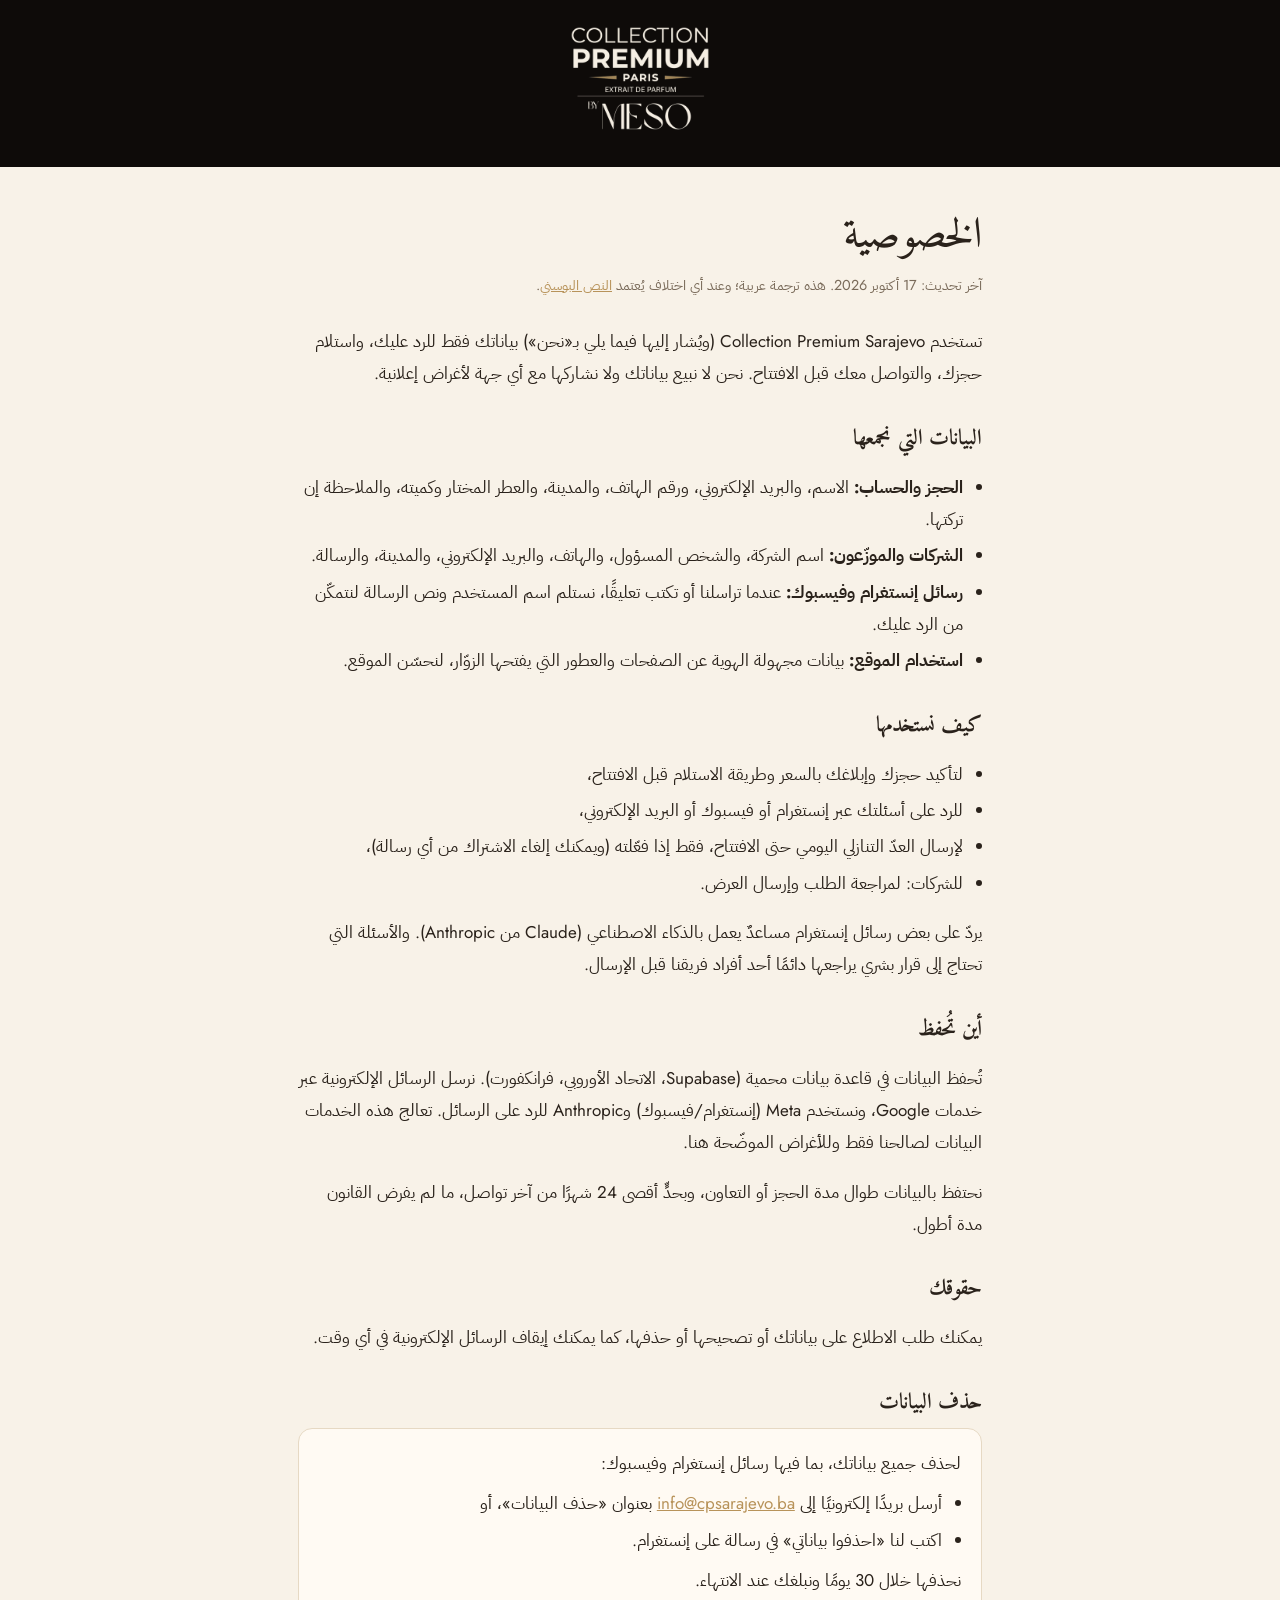
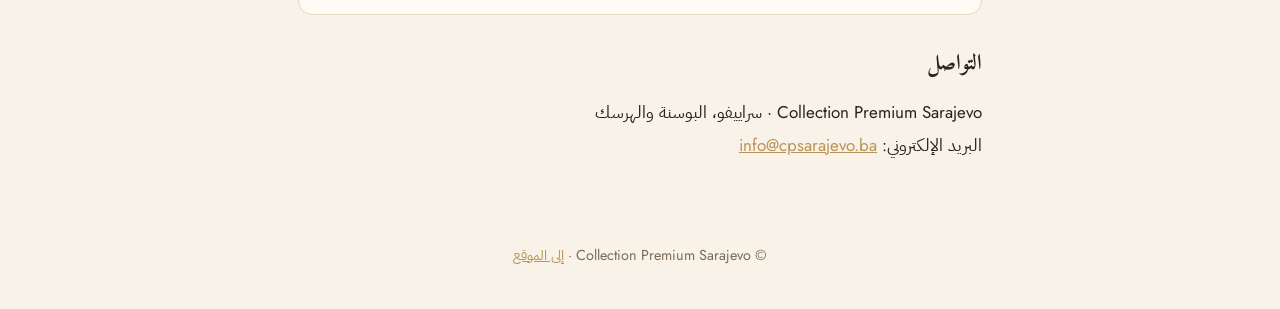
<file: ar/privatnost/index.html>
<!doctype html><html lang="ar" dir="rtl"><head><meta charset="utf-8"><link rel="canonical" href="https://cpsarajevo.ba/ar/privatnost/">
<link rel="alternate" hreflang="bs" href="https://cpsarajevo.ba/privatnost/">
<link rel="alternate" hreflang="en" href="https://cpsarajevo.ba/en/privatnost/">
<link rel="alternate" hreflang="ar" href="https://cpsarajevo.ba/ar/privatnost/">
<link rel="alternate" hreflang="x-default" href="https://cpsarajevo.ba/privatnost/">
<meta name="viewport" content="width=device-width,initial-scale=1">
<title>الخصوصية · Collection Premium Sarajevo</title>
<meta name="description" content="كيف تستخدم Collection Premium Sarajevo بياناتك وتحفظها.">
<link rel="icon" href="/img/brand/logo-nav.webp">
<link href="https://fonts.googleapis.com/css2?family=Amiri:wght@400;700&family=IBM+Plex+Sans+Arabic:wght@400;500&family=Jost:wght@400;500&display=swap" rel="stylesheet">
<style>
:root{--ink:#0e0b09;--paper:#f8f2e8;--card:#fffaf3;--gold:#b8935a;--text:#2a221b;--muted:#7a6b5a;--line:#e6d9c4}
*{box-sizing:border-box}body{margin:0;background:var(--paper);color:var(--text);font:17px/1.9 Jost,"IBM Plex Sans Arabic",system-ui,sans-serif}
header{background:var(--ink);padding:26px 16px;text-align:center}header img{width:140px;height:auto}
main{max-width:720px;margin:0 auto;padding:40px 18px 64px}
h1{font:400 clamp(2rem,5vw,2.7rem)/1.35 Amiri,Georgia,serif;margin:0 0 6px}
h2{font:700 1.35rem/1.4 Amiri,Georgia,serif;margin:34px 0 8px}
.meta{color:var(--muted);font-size:.9rem;margin:0 0 26px}
ul{padding-right:1.2rem;padding-left:0}li{margin:.25rem 0}a{color:var(--gold)}
.box{background:var(--card);border:1px solid var(--line);border-radius:14px;padding:18px 20px;margin-top:10px}
footer{text-align:center;color:var(--muted);font-size:.9rem;padding:0 16px 40px}
.ltr{direction:ltr;unicode-bidi:isolate}
</style></head><body>
<header><a href="/ar/"><img src="/img/email/logo.png" alt="Collection Premium Sarajevo"></a></header>
<main>
<h1>الخصوصية</h1>
<p class="meta">آخر تحديث: 17 أكتوبر 2026. هذه ترجمة عربية؛ وعند أي اختلاف يُعتمد <a href="/privatnost/" lang="bs">النص البوسني</a>.</p>

<p>تستخدم Collection Premium Sarajevo (ويُشار إليها فيما يلي بـ«نحن») بياناتك فقط للرد عليك، واستلام حجزك، والتواصل معك قبل الافتتاح. نحن لا نبيع بياناتك ولا نشاركها مع أي جهة لأغراض إعلانية.</p>

<h2>البيانات التي نجمعها</h2>
<ul>
<li><b>الحجز والحساب:</b> الاسم، والبريد الإلكتروني، ورقم الهاتف، والمدينة، والعطر المختار وكميته، والملاحظة إن تركتها.</li>
<li><b>الشركات والموزّعون:</b> اسم الشركة، والشخص المسؤول، والهاتف، والبريد الإلكتروني، والمدينة، والرسالة.</li>
<li><b>رسائل إنستغرام وفيسبوك:</b> عندما تراسلنا أو تكتب تعليقًا، نستلم اسم المستخدم ونص الرسالة لنتمكّن من الرد عليك.</li>
<li><b>استخدام الموقع:</b> بيانات مجهولة الهوية عن الصفحات والعطور التي يفتحها الزوّار، لنحسّن الموقع.</li>
</ul>

<h2>كيف نستخدمها</h2>
<ul>
<li>لتأكيد حجزك وإبلاغك بالسعر وطريقة الاستلام قبل الافتتاح،</li>
<li>للرد على أسئلتك عبر إنستغرام أو فيسبوك أو البريد الإلكتروني،</li>
<li>لإرسال العدّ التنازلي اليومي حتى الافتتاح، فقط إذا فعّلته (ويمكنك إلغاء الاشتراك من أي رسالة)،</li>
<li>للشركات: لمراجعة الطلب وإرسال العرض.</li>
</ul>
<p>يردّ على بعض رسائل إنستغرام مساعدٌ يعمل بالذكاء الاصطناعي (Claude من Anthropic). والأسئلة التي تحتاج إلى قرار بشري يراجعها دائمًا أحد أفراد فريقنا قبل الإرسال.</p>

<h2>أين تُحفظ</h2>
<p>تُحفظ البيانات في قاعدة بيانات محمية (Supabase، الاتحاد الأوروبي، فرانكفورت). نرسل الرسائل الإلكترونية عبر خدمات Google، ونستخدم Meta (إنستغرام/فيسبوك) وAnthropic للرد على الرسائل. تعالج هذه الخدمات البيانات لصالحنا فقط وللأغراض الموضّحة هنا.</p>
<p>نحتفظ بالبيانات طوال مدة الحجز أو التعاون، وبحدٍّ أقصى 24 شهرًا من آخر تواصل، ما لم يفرض القانون مدة أطول.</p>

<h2>حقوقك</h2>
<p>يمكنك طلب الاطلاع على بياناتك أو تصحيحها أو حذفها، كما يمكنك إيقاف الرسائل الإلكترونية في أي وقت.</p>

<h2 id="brisanje">حذف البيانات</h2>
<div class="box">
<p style="margin:0 0 8px">لحذف جميع بياناتك، بما فيها رسائل إنستغرام وفيسبوك:</p>
<ul style="margin:0">
<li>أرسل بريدًا إلكترونيًا إلى <a class="ltr" href="mailto:info@cpsarajevo.ba?subject=Brisanje%20podataka">info@cpsarajevo.ba</a> بعنوان «حذف البيانات»، أو</li>
<li>اكتب لنا «احذفوا بياناتي» في رسالة على إنستغرام.</li>
</ul>
<p style="margin:8px 0 0">نحذفها خلال 30 يومًا ونبلغك عند الانتهاء.</p>
</div>

<h2>التواصل</h2>
<p>Collection Premium Sarajevo · سراييفو، البوسنة والهرسك<br>البريد الإلكتروني: <a class="ltr" href="mailto:info@cpsarajevo.ba">info@cpsarajevo.ba</a></p>
</main>
<footer>© Collection Premium Sarajevo · <a href="/ar/">إلى الموقع</a></footer>
</body></html>
</file>
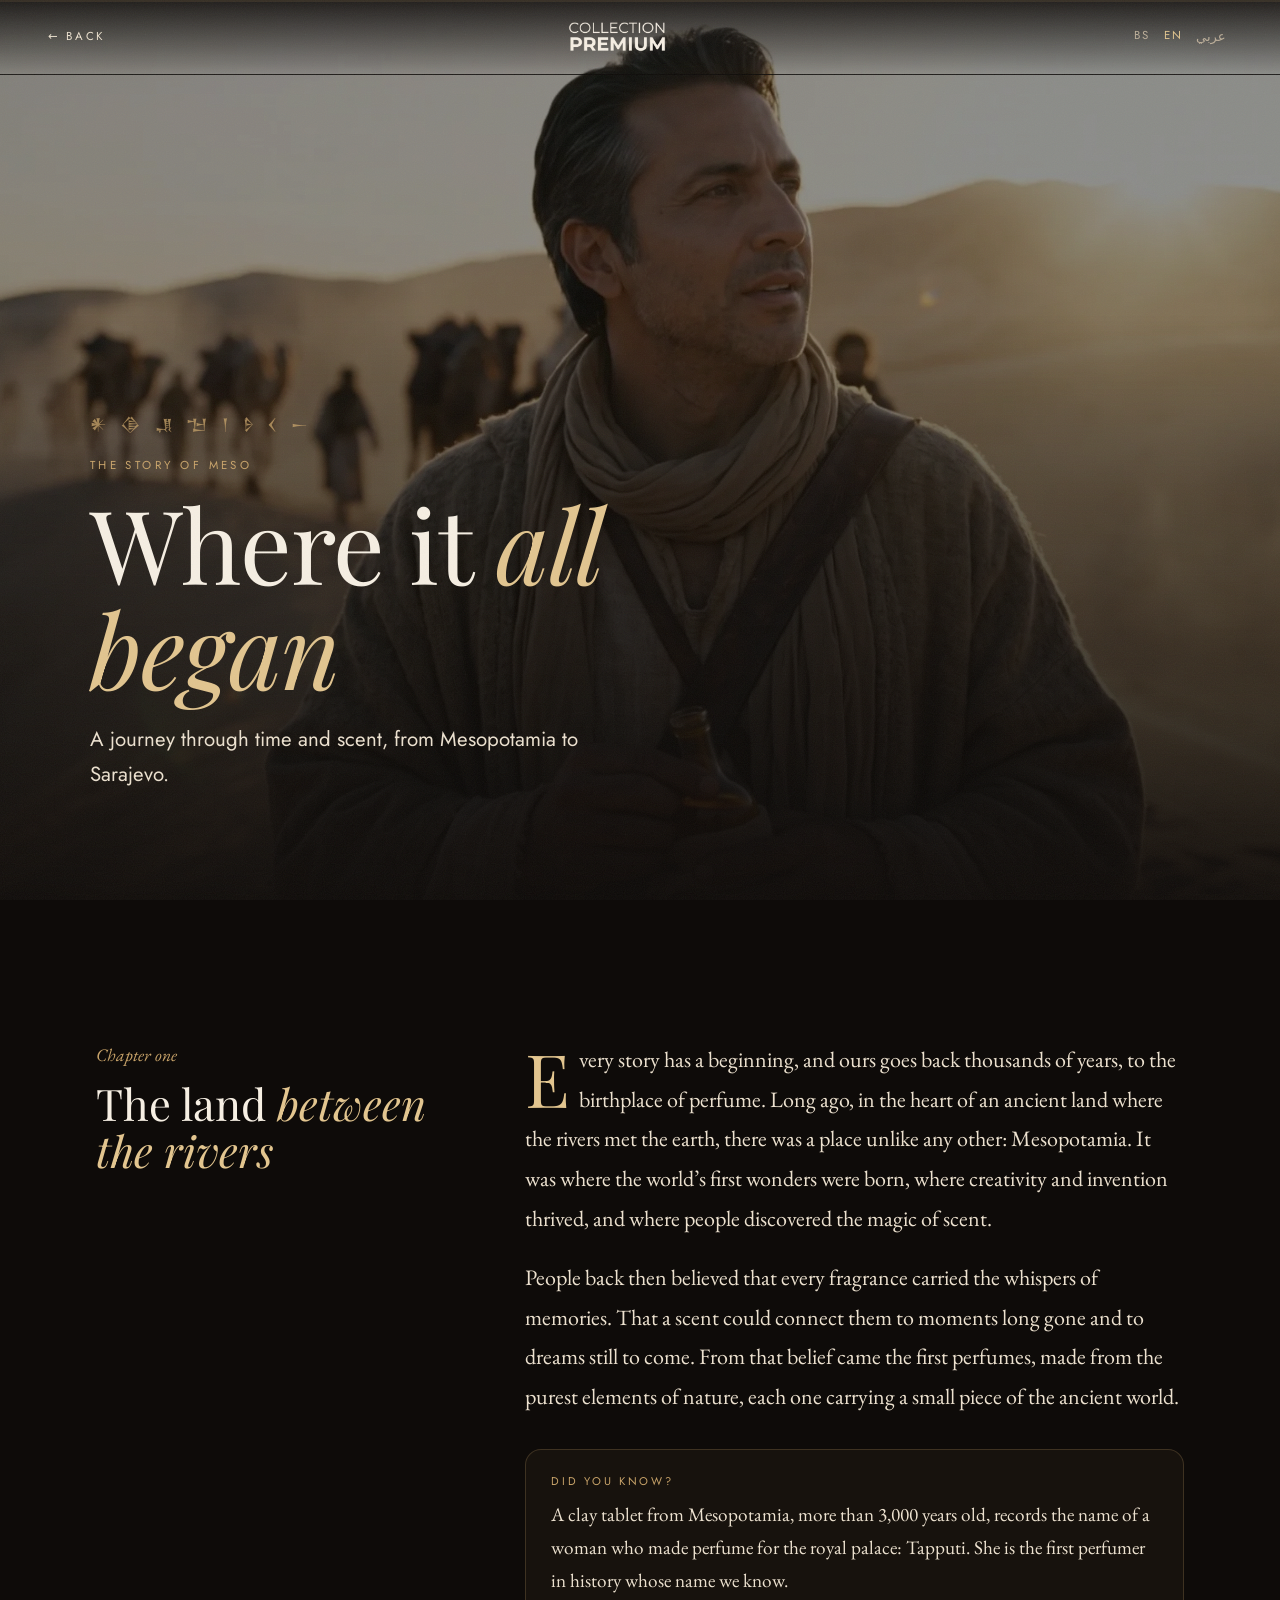
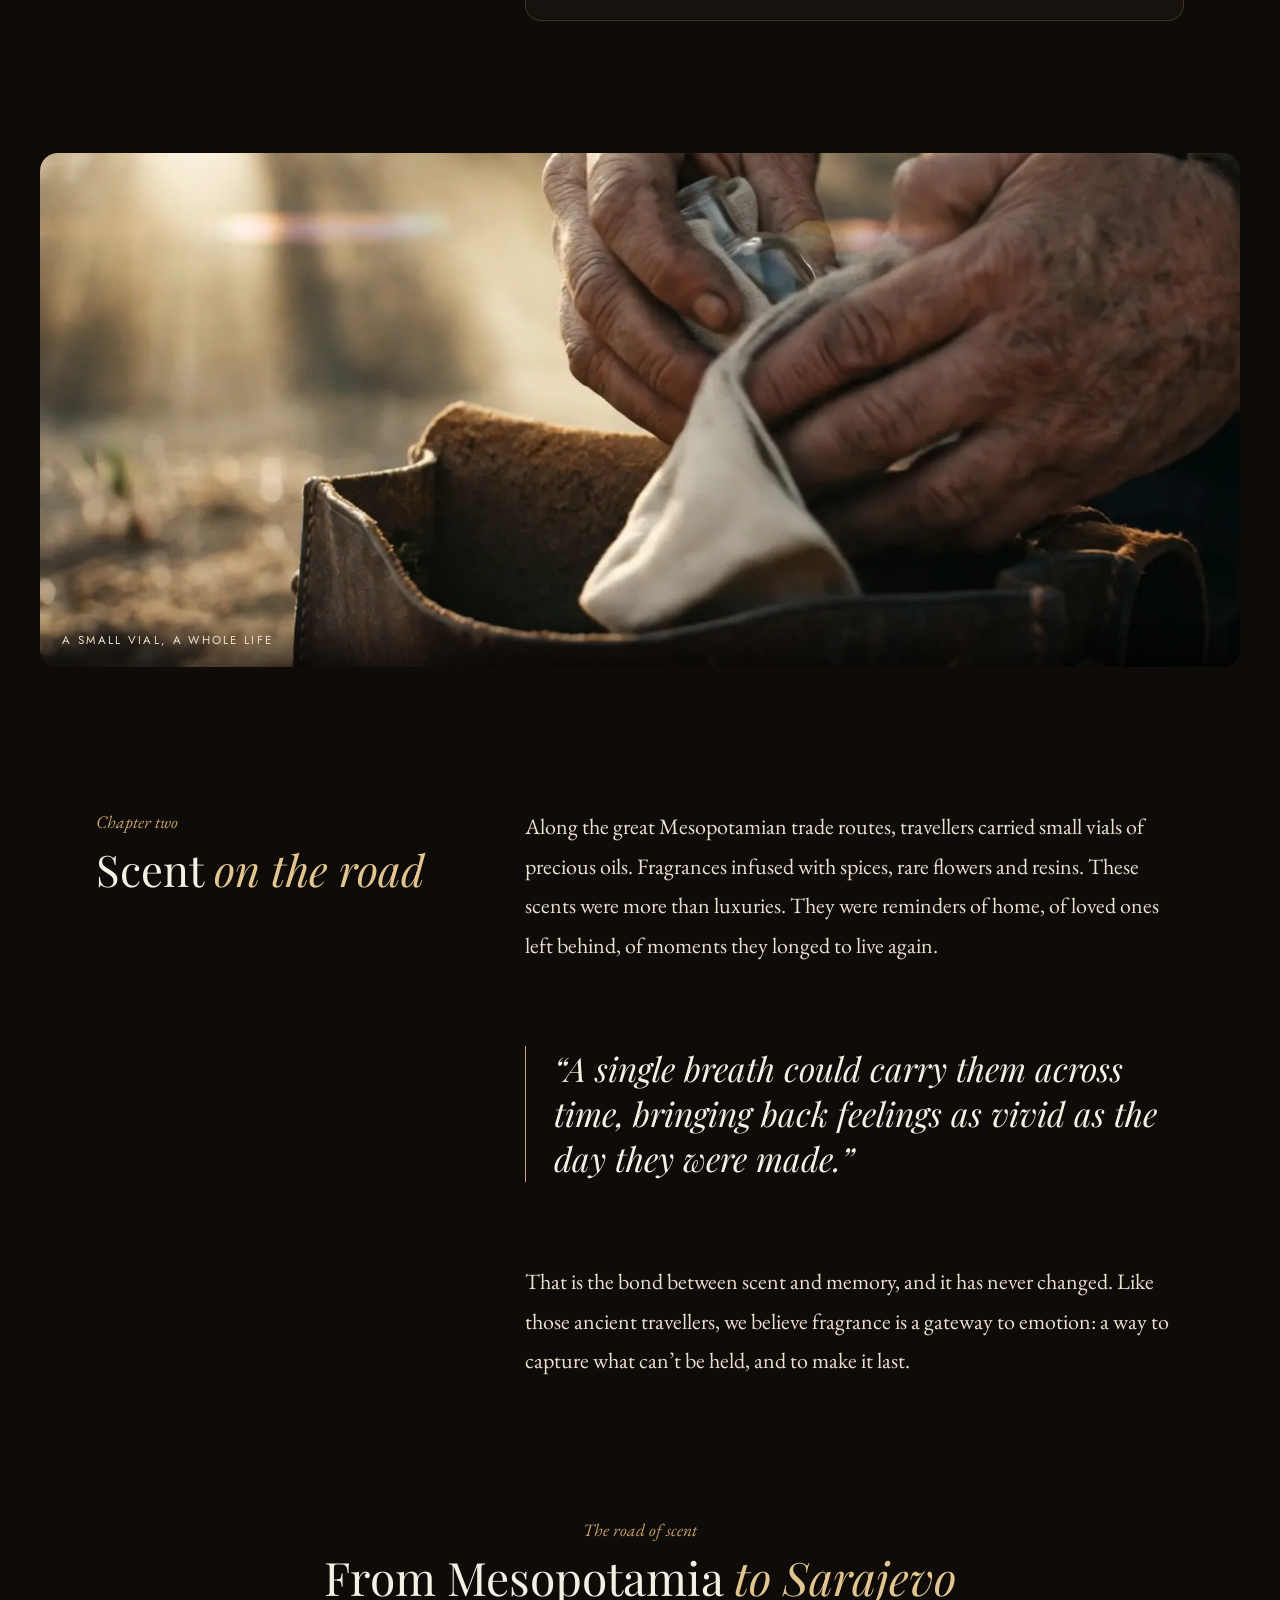
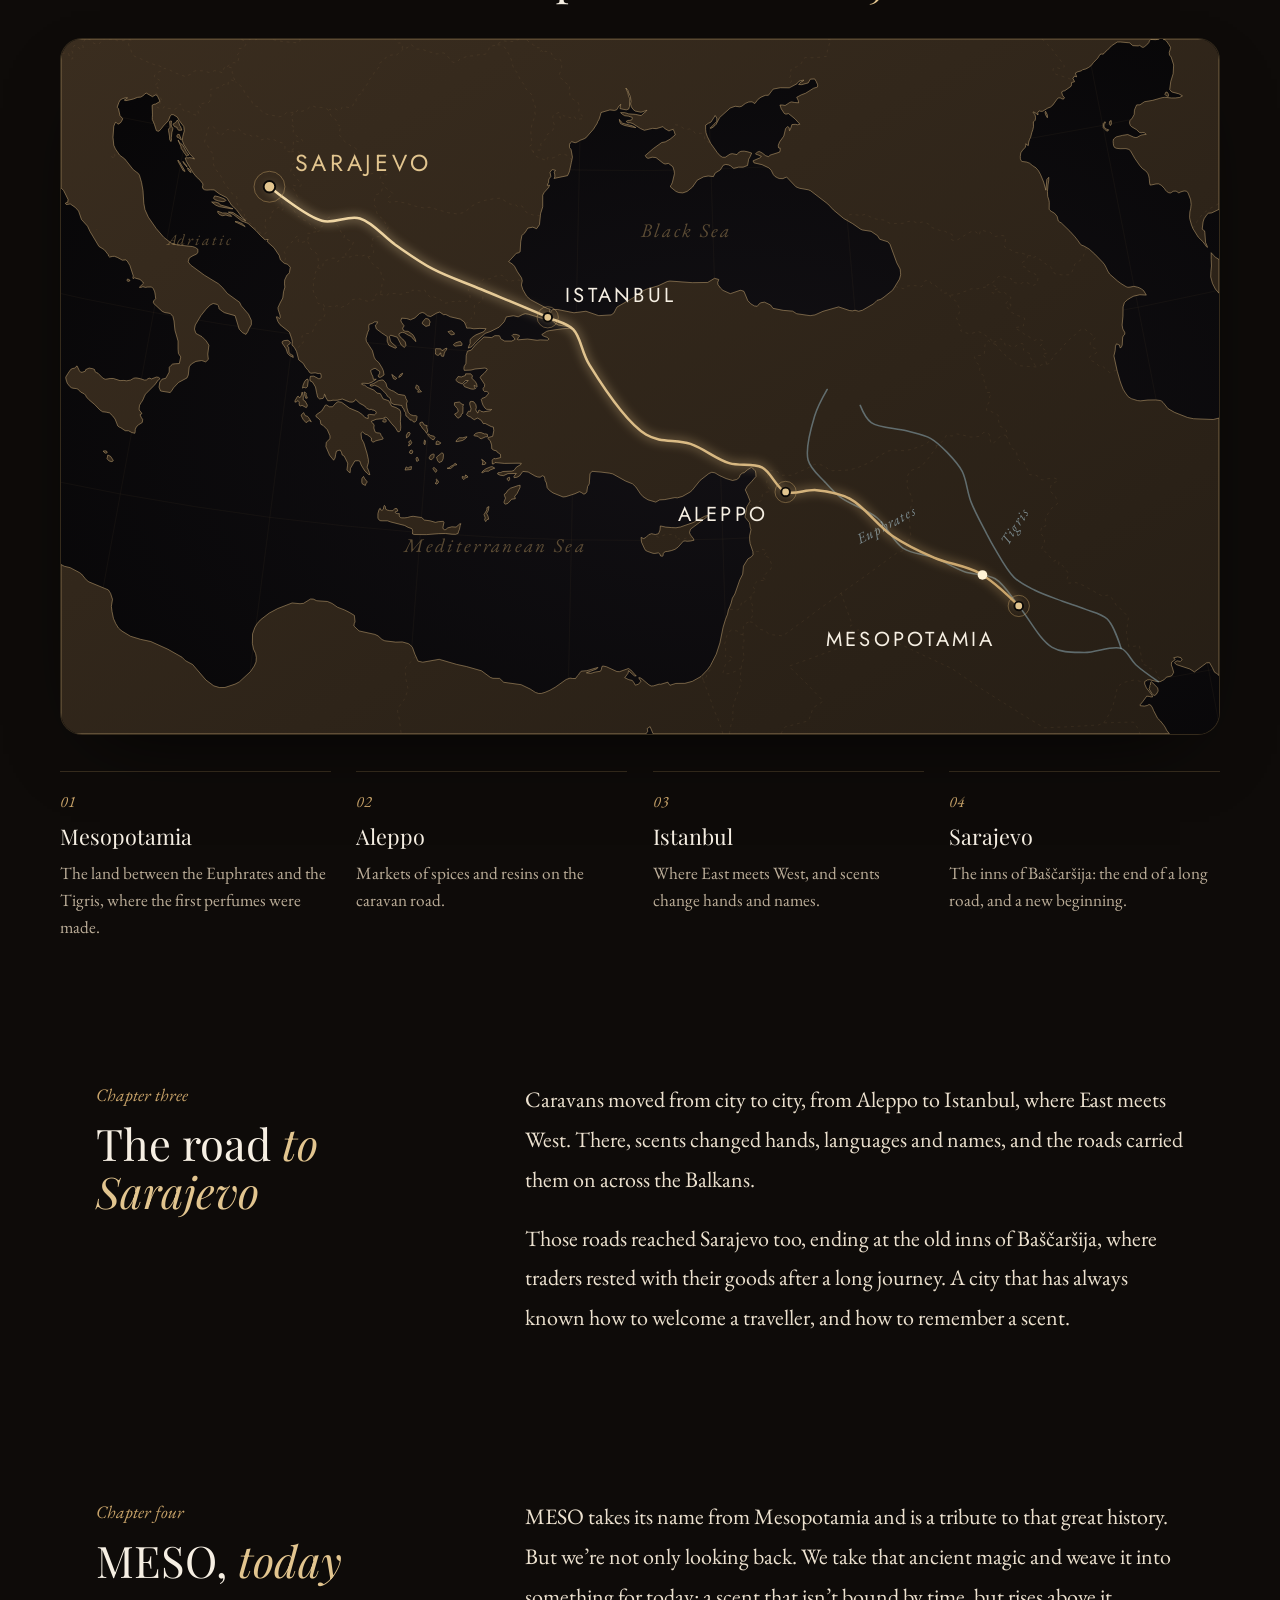
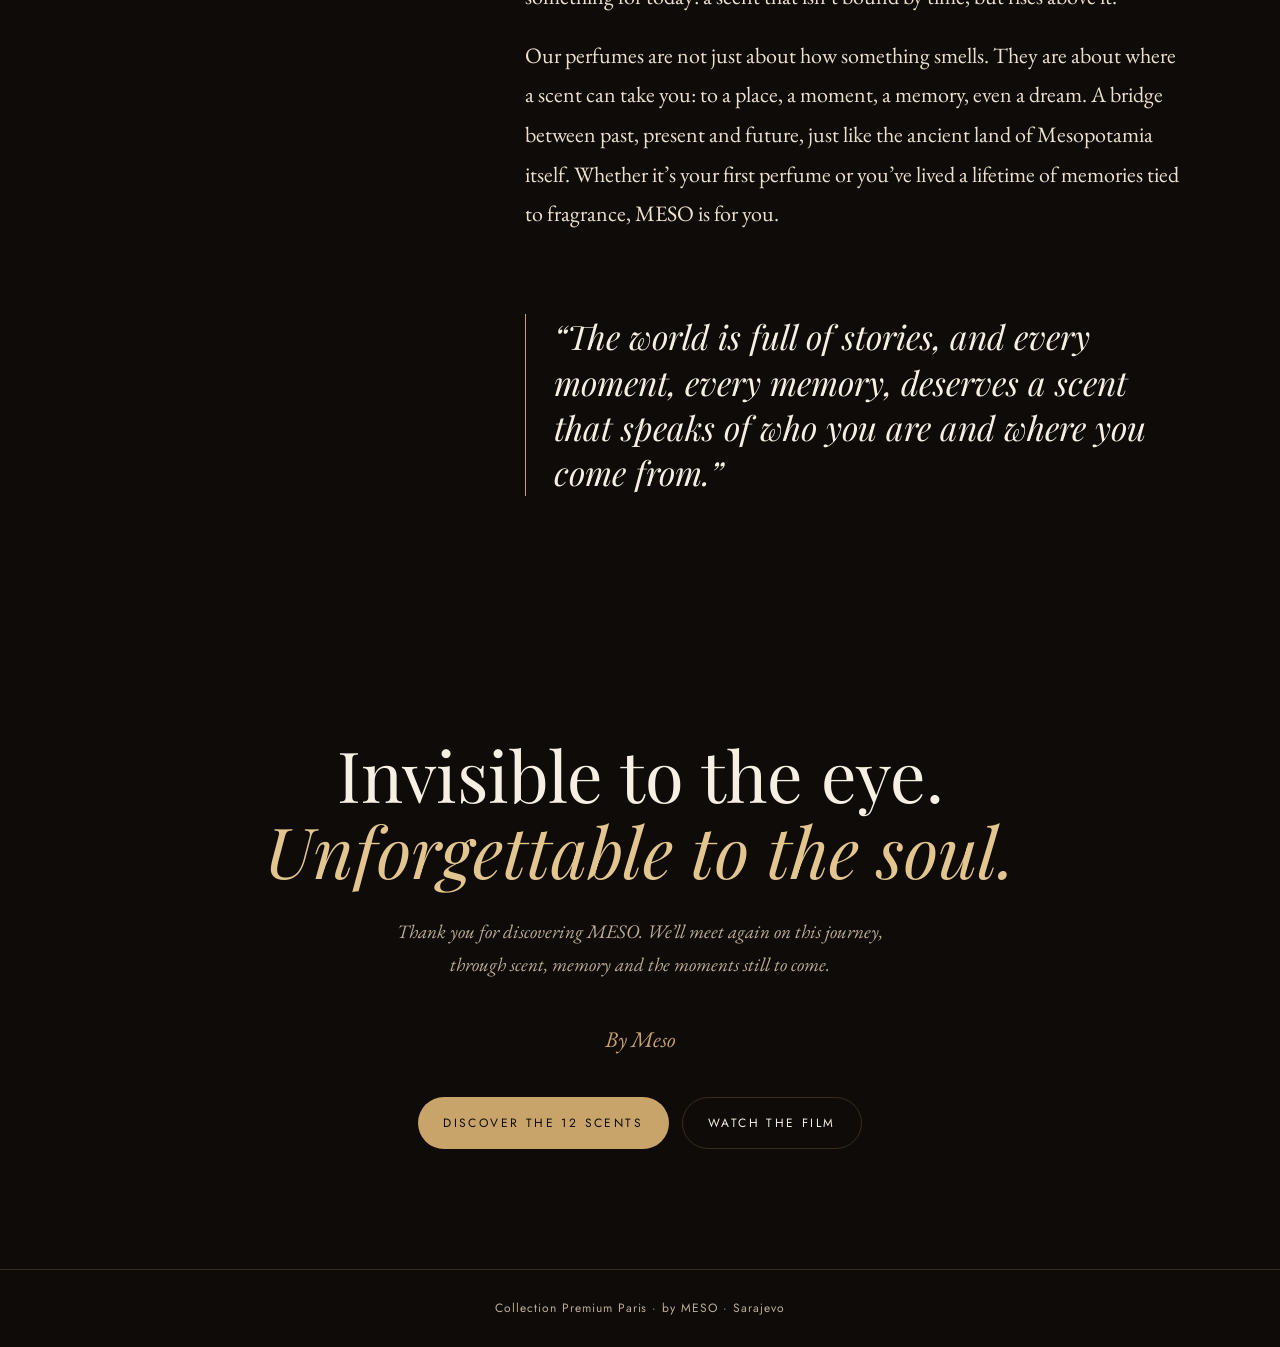
<file: en/prica/index.html>
<!-- Generated by tools/build_pages.py from /prica/index.html. Do not edit by hand. -->
<!doctype html>
<html lang="en">
<head>
<meta charset="utf-8">
<link rel="canonical" href="https://cpsarajevo.ba/en/prica/">
<link rel="alternate" hreflang="bs" href="https://cpsarajevo.ba/prica/">
<link rel="alternate" hreflang="en" href="https://cpsarajevo.ba/en/prica/">
<link rel="alternate" hreflang="ar" href="https://cpsarajevo.ba/ar/prica/">
<link rel="alternate" hreflang="x-default" href="https://cpsarajevo.ba/prica/">
<meta name="viewport" content="width=device-width, initial-scale=1, viewport-fit=cover">
<title>The story of MESO · Collection Premium Sarajevo</title>
<meta name="description" content="Where it all began: a journey through time and scent, from Mesopotamia to Sarajevo.">
<meta property="og:title" content="The story of MESO · Where it all began">
<meta property="og:description" content="A journey through time and scent, from Mesopotamia to Sarajevo.">
<meta property="og:image" content="https://cpsarajevo.ba/img/brand/og.jpg">
<meta name="theme-color" content="#0e0b09">
<link rel="preconnect" href="https://fonts.googleapis.com">
<link rel="preconnect" href="https://fonts.gstatic.com" crossorigin>
<link href="https://fonts.googleapis.com/css2?family=Playfair+Display:ital,wght@0,400;0,500;1,400;1,500&family=EB+Garamond:ital,wght@0,400;0,500;1,400&family=Jost:wght@300;400;500&family=Noto+Sans+Cuneiform&display=swap" rel="stylesheet">
<style>
:root{--ink:#0e0b09;--ink-2:#17120e;--cream:#f6efe3;--cream-2:#ece1cf;--gold:#c9a46a;--gold-2:#e2c58f;--muted:#bcae99;--line:rgba(201,164,106,.22);
--serif:"Playfair Display",Georgia,serif;--serif2:"EB Garamond",Georgia,serif;--sans:"Jost",system-ui,sans-serif}
*{box-sizing:border-box;margin:0;padding:0}
html{-webkit-text-size-adjust:100%}
body{background:var(--ink);color:var(--cream);font-family:var(--sans);line-height:1.7;-webkit-font-smoothing:antialiased;overflow-x:hidden}
body::after{content:"";position:fixed;inset:0;pointer-events:none;z-index:50;opacity:.06;background:url("data:image/svg+xml,%3Csvg xmlns='http://www.w3.org/2000/svg' width='160' height='160'%3E%3Cfilter id='n'%3E%3CfeTurbulence type='fractalNoise' baseFrequency='.9' numOctaves='2'/%3E%3C/filter%3E%3Crect width='100%25' height='100%25' filter='url(%23n)'/%3E%3C/svg%3E")}
a{color:inherit}
img{display:block;max-width:100%}
.bar{position:fixed;top:0;left:0;right:0;height:2px;z-index:60;background:rgba(201,164,106,.12)}
.bar i{display:block;height:100%;background:var(--gold);transform-origin:0 0;transform:scaleX(0)}
nav{position:fixed;top:0;left:0;right:0;z-index:40;display:flex;justify-content:space-between;align-items:center;padding:18px clamp(16px,4vw,48px);background:linear-gradient(rgba(14,11,9,.85),transparent)}
nav a.back{font-size:.72rem;letter-spacing:.24em;text-transform:uppercase;text-decoration:none;color:var(--cream-2);transition:color 200ms ease}
nav img{height:30px;width:auto}
.lang{display:flex;color:var(--muted);font-size:.72rem;letter-spacing:.2em}.lang a{color:inherit;text-decoration:none;padding:.5rem .4rem}.lang a[lang=ar]{letter-spacing:0;font-size:.82rem}
.lang .on{color:var(--gold-2)}
@media (hover:hover) and (pointer:fine){nav a.back:hover{color:var(--gold-2)}}
.hero{position:relative;height:100vh;height:100svh;min-height:560px;display:grid;align-items:end;overflow:hidden}
.hero img{position:absolute;inset:0;width:100%;height:100%;object-fit:cover;filter:brightness(.55) saturate(.9);transform:scale(1.06);animation:drift 18s ease-out forwards}
@keyframes drift{to{transform:scale(1)}}
.hero::after{content:"";position:absolute;inset:0;background:linear-gradient(transparent 35%,rgba(14,11,9,.95))}
.hero .in{position:relative;z-index:2;padding:0 clamp(20px,7vw,110px) 12vh;max-width:60rem}
.cune{font-family:"Noto Sans Cuneiform",serif;color:var(--gold);opacity:.75;letter-spacing:.3em;font-size:1rem}
.eyebrow{display:block;font-size:.72rem;letter-spacing:.3em;text-transform:uppercase;color:var(--gold);margin:1.2rem 0 1rem}
h1{font-family:var(--serif);font-weight:400;font-size:clamp(3rem,8vw,6.4rem);line-height:1.02;letter-spacing:-.01em}
h1 em,h2 em{font-style:italic;color:var(--gold-2)}
.hero p{margin-top:1.4rem;font-size:clamp(1.05rem,1.6vw,1.3rem);color:var(--cream-2);max-width:34rem}
article{max-width:44rem;margin:0 auto;padding:0 clamp(20px,5vw,24px)}
.chap{padding:clamp(70px,11vw,140px) 0 0}
.num{font-family:var(--serif2);font-style:italic;color:var(--gold);font-size:1.1rem}
h2{font-family:var(--serif);font-weight:400;font-size:clamp(2.1rem,4.6vw,3.3rem);line-height:1.1;margin:.6rem 0 1.6rem}
article p{font-family:var(--serif2);font-size:clamp(1.18rem,1.7vw,1.32rem);line-height:1.75;color:var(--cream-2);margin-bottom:1.2rem}
.drop::first-letter{float:left;font-family:var(--serif);font-size:4.6rem;line-height:.85;padding:.35rem .6rem 0 0;color:var(--gold-2)}
.wide{max-width:min(1200px,calc(100% - 32px));margin:clamp(56px,8vw,100px) auto 0;border-radius:18px;overflow:hidden;position:relative}
.wide img{width:100%;aspect-ratio:21/9;object-fit:cover}
.wide figcaption{position:absolute;left:0;right:0;bottom:0;padding:1rem 1.4rem;font-size:.72rem;letter-spacing:.2em;text-transform:uppercase;color:var(--cream-2);background:linear-gradient(transparent,rgba(0,0,0,.6))}
blockquote{margin:clamp(48px,7vw,80px) 0;padding:0 0 0 clamp(18px,3vw,28px);border-left:1px solid var(--gold)}
blockquote p{font-family:var(--serif)!important;font-style:italic;font-size:clamp(1.5rem,2.8vw,2.1rem)!important;line-height:1.35!important;color:var(--cream)!important}
.fact{margin:2rem 0;padding:1.4rem 1.6rem;border:1px solid var(--line);border-radius:16px;background:rgba(201,164,106,.05)}
.fact b{display:block;font-family:var(--sans);font-weight:400;font-size:.7rem;letter-spacing:.24em;text-transform:uppercase;color:var(--gold);margin-bottom:.5rem}
.fact span{font-family:var(--serif2);font-size:1.12rem;color:var(--cream-2)}
.end{text-align:center;padding:clamp(90px,13vw,160px) 20px clamp(80px,10vw,120px)}
.end .q{font-family:var(--serif);font-size:clamp(2.3rem,5.6vw,4.4rem);line-height:1.08}
.end .q em{font-style:italic;color:var(--gold-2)}
.end .thanks{font-family:var(--serif2);font-style:italic;font-size:1.2rem;color:var(--muted);max-width:32rem;margin:1.8rem auto 2.4rem}
.end .sig{font-family:var(--serif2);font-style:italic;color:var(--gold);font-size:1.4rem;margin-bottom:2.4rem}
.btns{display:flex;gap:.8rem;justify-content:center;flex-wrap:wrap}
.btn{display:inline-flex;align-items:center;justify-content:center;padding:.95rem 1.6rem;border-radius:999px;font-size:.75rem;letter-spacing:.2em;text-transform:uppercase;text-decoration:none;transition:transform 160ms ease-out,background-color 200ms ease,border-color 200ms ease}
.btn:active{transform:scale(.97)}
.gold{background:var(--gold);color:var(--ink)}
.ghost{border:1px solid var(--line);color:var(--cream)}
@media (hover:hover) and (pointer:fine){.gold:hover{background:var(--gold-2)}.ghost:hover{border-color:var(--gold)}}
.rv{opacity:0;transform:translateY(18px);transition:opacity 700ms cubic-bezier(.23,1,.32,1),transform 800ms cubic-bezier(.23,1,.32,1)}
.rv.in{opacity:1;transform:none}
@media (prefers-reduced-motion:reduce){.rv{opacity:1;transform:none;transition:none}.hero img{animation:none;transform:none}}
nav{transition:background-color 300ms ease,backdrop-filter 300ms ease,border-color 300ms ease;border-bottom:1px solid transparent}
nav.solid{background:rgba(14,11,9,.86);-webkit-backdrop-filter:blur(14px);backdrop-filter:blur(14px);border-bottom-color:var(--line)}
.ch-h .num{display:block}
@media (min-width:1024px){
 article{max-width:76rem;padding:0 clamp(32px,5vw,72px)}
 .chap{display:grid;grid-template-columns:minmax(15rem,22rem) minmax(0,44rem);gap:clamp(48px,6vw,110px);justify-content:center;align-items:start}
 .ch-h{position:sticky;top:120px}
 .ch-h h2{font-size:clamp(2.6rem,3.4vw,3.6rem);margin-bottom:0}
 article p{font-size:1.38rem;line-height:1.8}
 .fact span{font-size:1.2rem}
}
.journey{max-width:min(1160px,calc(100% - 32px));margin:clamp(64px,9vw,120px) auto 0}
.j-head{text-align:center;margin-bottom:clamp(20px,3vw,36px)}
.j-head h3{font-family:var(--serif);font-weight:400;font-size:clamp(1.9rem,3.6vw,3rem);line-height:1.1;margin-top:.4rem}
.j-head h3 em{font-style:italic;color:var(--gold-2)}
.mapwrap{position:relative;border-radius:22px;overflow:hidden;border:1px solid var(--line);background:#0b0907;box-shadow:0 30px 80px -40px rgba(0,0,0,.9)}
.map{display:block;width:100%;height:auto;aspect-ratio:5/3}
.map .grat{fill:none;stroke:rgba(201,164,106,.07);stroke-width:.8}
.map .land{stroke:rgba(214,180,124,.55);stroke-width:.9;stroke-linejoin:round}
.map .bord{fill:none;stroke:rgba(201,164,106,.13);stroke-width:.7;stroke-dasharray:3 4}
.map .river{fill:none;stroke:rgba(140,170,180,.55);stroke-width:1.6;stroke-linecap:round}
.map text{font-family:var(--sans);fill:var(--cream-2)}
.map .sea{font-family:var(--serif2);font-style:italic;font-size:20px;fill:rgba(201,164,106,.42);letter-spacing:.12em}
.map .sea.sm{font-size:16px}
.map .rv-l{font-family:var(--serif2);font-style:italic;font-size:15px;fill:rgba(160,185,195,.7);letter-spacing:.1em}
.map .route-base{fill:none;stroke:rgba(201,164,106,.22);stroke-width:2;stroke-dasharray:2 7;stroke-linecap:round}
.map .route,.map .route-glow{fill:none;stroke:url(#rg);stroke-width:2.6;stroke-linecap:round;stroke-dasharray:1;stroke-dashoffset:1;transition:stroke-dashoffset 7s cubic-bezier(.45,0,.25,1)}
.map .route-glow{stroke-width:7;opacity:.35}
.journey.in .route,.journey.in .route-glow{stroke-dashoffset:0}
.map .traveller{fill:#fff3d6;opacity:0}
.journey.in .traveller{opacity:1;transition:opacity 400ms ease}
.map .dot{fill:var(--gold-2);stroke:#0b0907;stroke-width:2}
.map .halo{fill:none;stroke:var(--gold);stroke-width:1;opacity:.45}
.map .home .halo{animation:pulse 2.6s ease-out infinite;transform-origin:center;transform-box:fill-box}
@keyframes pulse{0%{transform:scale(.6);opacity:.8}100%{transform:scale(1.9);opacity:0}}
.map .cn{font-size:21px;letter-spacing:.16em;text-transform:uppercase;fill:var(--cream)}
.map .home .cn{fill:var(--gold-2);font-size:24px}
.map .city{opacity:.35;transition:opacity 600ms ease}
.journey.in .map .city{opacity:1}
.journey.in .map .city[data-i=alep]{transition-delay:2.4s}.journey.in .map .city[data-i=ist]{transition-delay:4.1s}.journey.in .map .city[data-i=sar]{transition-delay:6.6s}
.stops{list-style:none;display:grid;grid-template-columns:repeat(4,1fr);gap:clamp(14px,2vw,28px);margin-top:clamp(22px,3vw,36px);counter-reset:s}
.stops li{border-top:1px solid var(--line);padding-top:1rem}
.stops b{display:block;font-family:var(--serif2);font-style:italic;font-weight:400;color:var(--gold);font-size:1rem}
.stops strong{display:block;font-family:var(--serif);font-weight:400;font-size:1.35rem;margin:.15rem 0 .35rem;color:var(--cream)}
.stops span{display:block;font-family:var(--serif2);font-size:1.08rem;line-height:1.55;color:var(--muted)}
@media (max-width:720px){
 .map{aspect-ratio:8/5}
 .map .cn{font-size:34px}.map .home .cn{font-size:38px}
 .map .sea{font-size:28px}.map .sea.sm,.map .rv-l{display:none}
 .map .dot{r:7px}.map .home .dot{r:9px}
 .stops{grid-template-columns:1fr 1fr;row-gap:22px}
 .mapwrap{border-radius:16px}
}
@media (prefers-reduced-motion:reduce){.map .route,.map .route-glow{transition:none;stroke-dashoffset:0}.map .home .halo{animation:none}.map .city{opacity:1;transition:none}}
footer{border-top:1px solid var(--line);padding:28px 20px;text-align:center;font-size:.75rem;color:var(--muted);letter-spacing:.08em}
</style>
</head>
<body>
<div class="bar"><i id="bar"></i></div>
<nav>
  <a class='back' data-en='← Back' href='/en/#prica'>← Back</a>
  <a aria-label='Collection Premium' href='/en/'><img src="/img/brand/logo-nav.webp" alt="Collection Premium"></a>
  <div class="lang" id="lang" role="group" aria-label="Jezik / Language / اللغة"><a data-l="bs" href="/prica/" lang="bs">BS</a><a data-l="en" href="/en/prica/" lang="en">EN</a><a data-l="ar" href="/ar/prica/" lang="ar">عربي</a></div>
</nav>

<header class="hero">
  <img src="/img/story/caravan.webp" alt="A trader holding a perfume vial in front of a camel caravan in the desert, at golden dusk" fetchpriority="high">
  <div class="in">
    <div class="cune" aria-hidden="true">𒀭 𒆠 𒂗 𒈠 𒁹 𒊩 𒌋 𒀸</div>
    <span class="eyebrow" data-en="The story of MESO">The story of MESO</span>
    <h1 data-en="Where it <em>all began</em>">Where it <em>all began</em></h1>
    <p data-en="A journey through time and scent, from Mesopotamia to Sarajevo.">A journey through time and scent, from Mesopotamia to Sarajevo.</p>
  </div>
</header>

<article>
  <section class="chap rv">
    <div class="ch-h"><span class="num" data-en="Chapter one">Chapter one</span>
    <h2 data-en="The land <em>between the rivers</em>">The land <em>between the rivers</em></h2></div>
    <div class="ch-b">
    <p class="drop" data-en="Every story has a beginning, and ours goes back thousands of years, to the birthplace of perfume. Long ago, in the heart of an ancient land where the rivers met the earth, there was a place unlike any other: Mesopotamia. It was where the world’s first wonders were born, where creativity and invention thrived, and where people discovered the magic of scent.">Every story has a beginning, and ours goes back thousands of years, to the birthplace of perfume. Long ago, in the heart of an ancient land where the rivers met the earth, there was a place unlike any other: Mesopotamia. It was where the world’s first wonders were born, where creativity and invention thrived, and where people discovered the magic of scent.</p>
    <p data-en="People back then believed that every fragrance carried the whispers of memories. That a scent could connect them to moments long gone and to dreams still to come. From that belief came the first perfumes, made from the purest elements of nature, each one carrying a small piece of the ancient world.">People back then believed that every fragrance carried the whispers of memories. That a scent could connect them to moments long gone and to dreams still to come. From that belief came the first perfumes, made from the purest elements of nature, each one carrying a small piece of the ancient world.</p>
    <div class="fact"><b data-en="Did you know?">Did you know?</b><span data-en="A clay tablet from Mesopotamia, more than 3,000 years old, records the name of a woman who made perfume for the royal palace: Tapputi. She is the first perfumer in history whose name we know.">A clay tablet from Mesopotamia, more than 3,000 years old, records the name of a woman who made perfume for the royal palace: Tapputi. She is the first perfumer in history whose name we know.</span></div>
    </div>
  </section>
</article>

<figure class="wide rv"><img src="/img/story/vial.webp" alt="Old hands wrap a small glass vial in cloth and put it in a leather bag" loading="lazy"><figcaption data-en="A small vial, a whole life">A small vial, a whole life</figcaption></figure>

<article>
  <section class="chap rv">
    <div class="ch-h"><span class="num" data-en="Chapter two">Chapter two</span>
    <h2 data-en="Scent <em>on the road</em>">Scent <em>on the road</em></h2></div>
    <div class="ch-b">
    <p data-en="Along the great Mesopotamian trade routes, travellers carried small vials of precious oils. Fragrances infused with spices, rare flowers and resins. These scents were more than luxuries. They were reminders of home, of loved ones left behind, of moments they longed to live again.">Along the great Mesopotamian trade routes, travellers carried small vials of precious oils. Fragrances infused with spices, rare flowers and resins. These scents were more than luxuries. They were reminders of home, of loved ones left behind, of moments they longed to live again.</p>
    <blockquote><p data-en="“A single breath could carry them across time, bringing back feelings as vivid as the day they were made.”">“A single breath could carry them across time, bringing back feelings as vivid as the day they were made.”</p></blockquote>
    <p data-en="That is the bond between scent and memory, and it has never changed. Like those ancient travellers, we believe fragrance is a gateway to emotion: a way to capture what can’t be held, and to make it last.">That is the bond between scent and memory, and it has never changed. Like those ancient travellers, we believe fragrance is a gateway to emotion: a way to capture what can’t be held, and to make it last.</p>
    </div>
  </section>
</article>

<section class="journey rv" aria-labelledby="jT">
  <div class="j-head"><span class="num" data-en="The road of scent">The road of scent</span><h3 id="jT" data-en="From Mesopotamia <em>to Sarajevo</em>">From Mesopotamia <em>to Sarajevo</em></h3></div>
  <div class="mapwrap"><svg class="map" viewBox="0 0 1200 720" role="img" aria-labelledby="mapT" preserveAspectRatio="xMidYMid slice">
<title id="mapT" data-en="The road of scent: Mesopotamia, Aleppo, Istanbul, Sarajevo">The road of scent: Mesopotamia, Aleppo, Istanbul, Sarajevo</title>
<defs>
<radialGradient id="mg" cx="58%" cy="55%" r="75%"><stop offset="0" stop-color="#121014"/><stop offset="1" stop-color="#070607"/></radialGradient>
<linearGradient id="lg" x1="0" y1="0" x2="1" y2="1"><stop offset="0" stop-color="#3a2d1f"/><stop offset="1" stop-color="#261e15"/></linearGradient>
<linearGradient id="rg" x1="1" y1="1" x2="0" y2="0"><stop offset="0" stop-color="#c9a46a"/><stop offset="1" stop-color="#f1d9a8"/></linearGradient>
<filter id="glow" x="-50%" y="-50%" width="200%" height="200%"><feGaussianBlur stdDeviation="5"/></filter>
</defs>
<rect width="1200" height="720" fill="url(#mg)"/>
<path class="grat" d="M0,54.5L13.0,0M16.0,720L130.5,94.5L147.9,0M187.6,720L265.3,115.5L280.1,0M356.8,720L400.9,129.3L410.6,0M524.7,720L537.1,135.8L540.0,0M692.2,720L673.5,135.1L669.2,0M860.3,720L809.6,127.1L798.8,0M1029.9,720L945.1,111.9L929.5,0M1200,709.1L1079.6,89.5L1062.2,0M1200,8.7L1197.8,0M0,655.1L26.9,660.4L109.2,674.4L191.9,686.1L274.9,695.7L358.1,703.0L441.4,708.1L524.9,711.0L608.4,711.7L691.9,710.1L775.3,706.3L858.6,700.3L941.7,692.1L1024.6,681.7L1107.1,669.1L1189.3,654.2L1200,652.0M0,459.4L61.5,471.5L138.8,484.6L216.4,495.7L294.3,504.6L372.4,511.5L450.6,516.3L529.0,519.0L607.4,519.6L685.7,518.2L764.1,514.6L842.3,509.0L920.3,501.3L998.1,491.5L1075.5,479.6L1152.7,465.7L1200,455.9M0,263.8L24.0,269.2L95.9,283.4L168.2,295.6L240.8,305.9L313.6,314.3L386.6,320.8L459.8,325.3L533.0,327.8L606.3,328.4L679.6,327.0L752.9,323.7L826.0,318.4L898.9,311.2L971.6,302.1L1044.1,291.0L1116.2,278.0L1188.0,263.0L1200,260.2M0,67.1L63.6,81.4L130.5,94.5L197.8,105.9L265.3,115.5L333.0,123.3L400.9,129.3L469.0,133.5L537.1,135.8L605.3,136.4L673.5,135.1L741.6,132.0L809.6,127.1L877.5,120.4L945.1,111.9L1012.5,101.6L1079.6,89.5L1146.4,75.6L1200,63.0"/>
<path class="land" d="M338.3,488.2L340.4,488.7L343.3,488.8L344.0,488.7L345.9,486.6L348.2,486.7L349.0,489.1L346.7,489.9L346.1,490.4L346.5,490.9L348.2,491.9L350.6,491.8L350.5,493.5L350.9,495.0L352.0,496.0L353.2,496.2L356.2,496.2L359.0,495.9L361.9,495.0L364.9,494.6L373.7,495.9L376.6,498.5L382.5,499.3L388.1,500.9L391.0,500.2L396.1,499.8L396.9,500.7L395.8,506.1L396.1,507.7L397.5,508.5L398.8,508.3L400.8,506.6L405.0,505.5L409.4,505.8L413.3,502.4L414.4,502.3L413.7,504.0L412.9,508.1L411.9,510.5L411.5,512.4L408.9,513.3L405.2,513.2L398.3,512.4L391.5,512.6L378.7,513.6L365.9,513.5L364.2,512.8L364.4,510.4L364.2,508.7L363.5,507.4L359.7,506.1L356.1,504.1L341.7,500.5L338.3,499.3L332.7,499.3L330.7,499.1L329.3,498.1L328.4,496.5L328.4,491.9L329.6,487.4L330.8,486.3L331.2,487.8L332.6,488.5L334.1,487.2L334.3,485.2L335.1,483.3L336.0,484.2L336.5,487.3ZM336.7,356.6L337.9,360.9L339.4,362.4L342.6,364.3L344.2,364.7L349.5,368.2L356.1,369.3L356.8,370.2L357.4,372.6L358.6,374.5L358.8,376.0L358.0,377.5L358.5,382.3L359.9,386.9L362.2,389.3L365.3,390.3L368.3,390.4L369.0,391.4L368.3,395.3L366.9,396.8L365.9,397.0L365.0,396.6L364.3,395.6L363.5,395.0L361.7,394.8L360.6,393.1L357.6,390.7L357.2,389.4L357.3,387.3L356.0,385.8L355.0,382.8L353.9,382.0L353.4,380.5L353.3,379.9L348.7,379.1L345.0,378.7L341.9,376.9L341.3,372.6L339.5,371.3L338.2,370.0L337.2,368.2L334.3,365.0L331.2,362.1L328.2,360.1L324.9,358.8L322.0,359.8L320.4,359.3L320.2,358.4L323.9,357.0L328.9,354.1L332.3,353.4L333.9,353.4ZM668.4,496L652.4,507.9L651.3,511.4L652.2,513.7L654.5,516.6L655.1,517.3L656.0,519.4L652.4,520.2L648.9,520.5L646.9,520.2L645.0,520.3L639.3,526.7L636.2,528.9L632.4,530.2L628.7,531.0L626.8,531.1L625.1,531.9L624.0,533.4L624.0,534.9L623.4,536.0L621.4,535.8L620.5,533.5L619.0,532.5L615.4,533.1L613.5,533.0L607.6,530.9L605.8,530.0L604.7,528.2L601.6,521.5L601.1,516.5L603.9,517.7L606.5,516.2L609.1,513.6L612.1,512.6L614,513.1L615.9,513.5L619.2,512.6L620.7,508.9L621.1,504.6L626.7,505.8L632.6,506.3L637.3,506.5L641.9,505.7L655.9,500.8L659.9,498.0L662.5,497.0L666.7,494.7L671.1,493.3ZM1085.6,94.0L1084.9,95.3L1083.5,95.4L1080.0,91.9L1080.0,87.7L1080.8,86.6L1082.0,85.8L1082.4,86.6L1080.8,88.9L1081.0,91.2L1083.2,93.4ZM1088.2,88.9L1087.3,89.6L1086.3,87.3L1086.9,85.1L1088.3,84.5L1088.5,87.8ZM100.7,353.4L97.9,357.4L96.7,358.8L87.6,368.0L86.4,370.3L85.4,372.8L84.3,375.0L82.9,377.0L81.4,379.6L81.0,382.7L81.1,384.3L81.8,385.5L83.0,386.7L83.8,388.3L81.9,389.4L83.3,392.3L84.6,394.2L84.5,395.8L84.2,397.4L80.4,399.8L78.8,401.1L77.6,403.0L76.9,404.9L76.9,406.8L76.5,408.6L73.3,407.8L70.0,406.0L66.5,405.9L62.0,402.9L60.4,402.2L58.9,401.1L56.0,393.8L53.3,390.3L50.3,387.5L46.8,386.7L43.1,386.3L40.3,384.4L34.8,378.7L28.8,373.7L26.3,370.9L25.4,369.1L24.1,367.7L20.4,365.9L17.4,362.7L15.9,362.3L12.4,361.9L10.8,361.4L9.2,360.2L6.4,356.6L5.1,352.3L4.9,350.4L7.4,346.3L10.1,342.4L11.9,341.5L13.9,341.1L15.3,340.0L16.6,338.7L19.1,343.8L20.4,345.3L22.0,345.3L25.1,344.3L25.6,342.6L29.2,341.0L33.0,341.7L34.7,342.5L35.3,344.7L36.6,345.6L38.3,346.3L43.1,351.2L44.6,352.1L46.2,352.6L50.9,351.8L54.3,351.8L61.2,354.0L65.2,353.8L67.9,354.2L72.0,353.5L75.4,351.5L77.1,351.2L78.8,351.3L82.8,352.2L86.7,353.5L88.5,353.3L90.2,351.9L92.0,351.5L93.8,352.3L98.9,350.3L101.0,350.6L102.7,352.0ZM1200,659.6L1197.8,657.6L1195.4,656.2L1193.2,651.6L1190.2,646.3L1187.3,646.4L1174.5,655.9L1169.7,652.8L1156.2,648.4L1155.0,647.6L1153.9,646.2L1155.3,645.0L1156.8,644.4L1160.0,645.0L1161.7,643.3L1160.5,641.1L1157.2,640.3L1153.0,641.2L1154.6,643.1L1150.9,645.8L1150.6,648.7L1151.8,651.8L1153.0,656.3L1151.7,658.8L1150.7,660.1L1145.5,661.3L1143.3,663.8L1141.8,664.6L1139.0,666.0L1135.5,665.9L1128.0,663.9L1125.7,664.2L1123.0,665.9L1123.0,667.0L1123.0,668.4L1124.8,672.5L1128.0,676.6L1130.6,680.0L1131.2,681.7L1129.4,681.8L1127.8,681.3L1125.1,681.0L1120.9,686.8L1118.2,690.0L1118.4,690.9L1122.6,691.3L1125.6,690.7L1127.5,689.6L1129.5,690.5L1131.2,693.3L1132.1,695.7L1136.4,704.0L1139.2,706.6L1143.0,711.4L1144.6,713.9L1145.6,716.1L1148.0,719.2L1148.6,720L613.5,720L613.5,720L613.3,719.4L610.5,712.6L607.5,714.5L608.0,717.4L606.3,720L0,720L0,544.5L0.2,544.7L3.5,546.4L9.4,547.8L18.9,552.8L21.2,554.4L26.2,560.5L28.8,562.5L49.1,570.9L51.4,574.5L53.4,580.7L52.2,587.9L52.9,593.4L54.4,600.6L56.8,605.9L59.6,610.5L63.2,613.6L72.0,618.9L82.4,622.1L93.1,624.4L110.8,632.4L125.5,640.7L128.9,644.2L136.4,648.2L150.2,664.3L158.3,670.3L164.3,672.1L169.9,672.0L180.4,668.5L184.8,666.2L196.3,655.6L200.3,649.7L202.1,645.5L202.4,641.0L201.7,636.9L199.5,632.3L198.3,626.5L198.5,616.4L200.9,609.7L203.3,605.8L206.7,601.9L215.8,594.9L224.6,590.2L239.5,584.4L247.7,585.2L251.3,584.8L258.6,580.3L261.4,580.4L265.0,582.1L276.2,582.9L280.9,584.9L286.5,588.8L293.7,591.6L298.7,594.1L304.0,597.3L304.7,603.9L303.9,605.8L303.5,608.3L308.9,613.4L325.3,617.0L328.5,618.5L332.7,622.3L335.5,623.6L346.8,625.0L353.6,624.8L359.8,626.5L362.0,627.9L364.3,630.7L366.7,637.5L367.8,639.8L369.9,644.7L374.9,645.8L391.9,642.8L410.1,648.1L420.2,650.3L435.7,654.7L444.9,661.5L447.6,662.5L454.5,662.6L458.8,666.6L476.8,669.1L486.2,673.6L491.6,677.1L494.9,678.2L497.7,678.2L501.7,677.0L506.8,674.8L512.2,671.7L523.5,663.7L527.5,662.3L530.1,662.7L533.3,662.7L534.6,660.5L536.3,659.0L537.3,657.2L539.1,655.1L544.8,654.6L556.4,651.2L555.1,652.8L544.5,656.8L549.0,657.4L553.6,656.0L558.9,655.2L559.9,653.5L560.6,650.2L561.7,649.8L565.2,650.5L576.1,655.5L578.8,655.6L586.5,652.9L588.0,652.3L590.5,653.9L596.1,660.1L594.1,659.9L588.1,654.6L587.6,657.3L584.2,661.9L588.4,663.9L592.0,664.7L593.9,667.3L595.1,669.6L598.5,668.6L601.0,665.5L599.7,663.7L598.7,661.9L599.9,661.8L602.3,663.3L609.2,669.2L611.6,670.5L614.2,670.3L619.9,668.5L621.4,668.7L628.9,666.5L629.8,668.1L631.0,669.7L637.1,667.8L646.5,667.7L654.3,665.6L663.2,660.6L663.9,659.9L669.9,653.6L672.8,649.6L673.0,649.3L679.0,637.5L682.8,625.8L686.1,609.6L688.6,601.4L690.7,596.0L691.6,591.5L693.0,588.5L694.4,584.6L695.7,579.5L698.3,575.1L703.4,560.5L706.4,554.6L707.2,546.2L711.8,538.8L715.5,536.5L717.1,534.4L717.0,531.3L714.1,522.8L713.6,519.1L713.6,514.8L715.0,508.5L714.1,505.7L713.9,503.7L713.3,501.1L708.8,495.5L710.7,484.8L712.3,482.1L714.1,478.9L711.7,472.8L709.1,467.2L711.2,463.4L715.5,458.8L720.2,453.3L720.0,450.1L719.6,447.7L718.2,446.1L715.5,443.9L711.2,446.5L708.1,449.3L706.1,449.9L703.9,451.5L702.9,454.3L700.3,456.5L695.9,457.5L689.2,455.5L681.9,452.2L677.7,449.6L674.4,449.0L671.4,450.3L662.3,457.4L654.0,467.7L651.9,469.5L644.0,474.0L638.7,475.5L636.2,475.2L625.7,477.3L620.4,477.6L616.3,479.9L608.2,477.5L603.3,474.4L600.4,471.2L595.7,464.2L592.3,461.0L584.9,458.0L571.8,450.7L568.4,449.9L559.6,448.8L550.2,448.0L548.2,450.6L547.4,461.0L545.7,463.8L544.9,469.1L543.8,470.7L541.9,471.7L539.1,469.9L537.2,469.1L532.6,471.2L523.4,474.2L520.3,474.6L509.9,470.4L506.1,467.7L503.8,464.9L503.0,460.1L501.6,457.4L501.4,455.6L500.9,453.5L498.8,452.6L496.5,454.1L494.0,453.9L491.1,452.8L484.1,448.7L478.6,448.1L475.1,452.8L472.4,454.2L469.6,454.6L469.4,453.2L471.8,450.2L463.1,450.4L458.5,452.5L455.0,452.0L452.4,450.8L452.8,449.5L455.6,449.2L457.9,448.2L467.2,447.8L469.5,447.0L471.9,443.7L476.4,441.0L477.0,439.7L473.6,439.6L459.4,439.8L449.7,438.9L448.5,440.3L447.0,440.4L446.8,436.4L448.5,434.7L450.5,435.0L455.6,433.7L455.4,430.4L451.9,428.0L451.2,426.7L448.6,426.2L446.4,424.6L446.2,420.7L444.8,416.3L442.4,414.1L442.8,413.0L447.3,411.7L448.5,405.8L448.0,402.1L445.9,401.7L439.5,398.4L437.6,398.6L435.6,395.3L431.9,392.8L430.0,393.5L428.8,394.5L427.1,393.9L424.4,391.8L421.5,390.5L420.3,389.1L422.2,385.7L424.3,385.9L424.9,383.1L423.5,378.4L423.8,376.0L425.7,375.5L427.8,376.0L429.9,378.9L430.4,381.7L429.8,384.3L431.1,386.9L432.0,387.6L432.8,384.9L433.8,384.5L435.0,385.7L437.7,386.4L444.9,385.2L446.3,383.9L441.1,383.8L439.3,382.4L437.3,379.4L436.3,376.6L436.0,375.4L435.5,373.4L436.3,372.5L439.9,371.1L443.3,367.1L442.0,365.8L440.6,365.1L438.9,365.4L437.5,363.9L437.4,361.9L438.8,360.3L439.0,358.0L435.3,352.3L434.3,351.1L435.2,349.3L438.5,346.4L441.6,342.8L441.2,341.5L439.1,341.0L429.0,342.0L424.9,343.1L417.9,343.4L417.5,341.3L417.8,339.4L419.6,336.2L419.9,327.9L421.2,323.5L425.1,322.4L430.3,316.1L438.4,308.8L446.3,309.4L449.6,307.4L454.3,307.5L455.2,309.1L455.6,310.6L459.7,313.0L467.1,313.0L468.9,312.2L470.6,311.1L467.4,307.2L468.5,306.1L471.6,306.1L474.9,307.2L475.1,308.1L474.1,309.2L472.9,311.3L474.0,311.7L483.5,310.9L493.4,312.2L496.6,311.8L504.4,312.1L505.8,310.9L503.6,309.1L501.3,308.4L499.7,307.6L498.2,306.3L503.3,302.9L506.1,302.2L519.3,300.3L529.2,299.5L529.3,298.6L527.8,298.6L515.3,296.4L512.3,294.8L508.2,291.2L507.3,290.2L506.3,288.5L507.1,284.9L507.9,282.0L509.5,280.4L514.5,280.3L531.6,283.7L544.0,282.1L557.3,286.7L570.1,285.9L572.9,284.0L576.1,277.8L594.1,267.5L600.4,262.2L607.2,259.1L618.7,255.8L628.3,251.3L631.0,250.8L654.2,252.5L670.1,252.3L677.2,248.0L681.6,249.2L681.2,250.7L680.5,252.0L680.8,254.5L683.4,258.1L686.0,260.5L693.6,263.9L703.8,260.4L705.5,260.7L707.7,261.5L711.7,271.1L714.8,274.4L718.5,276.6L721.5,277.0L723.6,274.4L725.3,273.3L729.0,272.7L735.4,275.7L737.8,279.1L748.4,281.2L758.1,282.0L762.4,284.7L776.3,286.7L781.3,285.9L789.6,282.2L805.8,277.6L817.2,281.4L820.3,281.7L822.8,281.1L826.6,282.1L830.5,281.1L842.1,274.4L845.6,270.9L849.6,269.7L852.9,267.4L861.8,260.3L864.2,256.5L868.9,248.8L870.1,244.3L869.9,241.7L869.6,238.5L866.1,232.0L862.7,222.7L859.1,212.9L856.9,210.2L848.4,207.5L846.1,203.8L839.4,199.3L830.4,197.9L828.6,197.1L820.4,191.4L814.2,187.8L811.1,186.0L800.4,177.1L794.7,171.0L776.7,157.2L774.4,156.3L765.4,154.7L761.6,153.2L751.9,143.0L748.0,144.7L744.3,144.6L742.2,143.7L739.7,142.3L738.1,140.4L735.9,136.0L733.6,133.6L726.4,130.2L718.2,128.4L717.6,127.5L717.2,126.2L724.0,123.3L725.8,121.7L722.2,120.0L720.8,119.7L719.7,118.9L721.6,117.3L723.5,116.5L726.6,118.1L730.2,120.9L733.3,122.0L734.6,120.4L744.7,117.2L745.3,115.2L745.2,112.9L744.1,113.1L743.5,112.6L743.3,110.1L744.7,106.6L749.0,100.6L750.9,92.7L753.0,90.8L754.6,91.9L754.7,93.7L755.0,95.0L756.3,92.3L757.4,88.7L760.9,88.4L763.3,88.9L765.7,88.3L760.6,82.7L753.9,77.3L751.2,77.9L749.5,77.1L746.4,72.4L745.0,68.4L747.7,68.4L750.4,68.9L755.3,65.7L757.1,65.2L760.2,65.8L764.4,66.1L763.9,63.5L762.4,60.4L767.3,57.8L771.6,56.2L779.9,51.0L783.7,49.9L784.1,48.9L784.1,47.5L782.6,44.0L781.0,41.4L776.5,41.6L774.3,45.5L767.6,47.3L764.4,47.2L766.7,44.6L769.0,43.6L769.7,42.5L764.8,43.7L762.6,46.4L755.7,50.1L754.7,50.6L745.5,50.5L738.0,51.9L733.1,58.3L729.8,58.4L725.4,60.3L722.4,62.4L719.0,66.9L716.1,65.1L712.7,65.3L709.3,66.7L705.4,69.7L703.2,70.3L698.6,69.7L693.4,71.6L682.5,81.4L678.9,88.4L677.5,89.8L675.6,91.5L673.6,92.5L672.6,92.4L677.8,87.3L679.4,85.5L679.6,84.1L679.6,81.9L677.9,79.3L673.6,86.1L671.1,87.2L668.0,89.3L668.0,93.8L668.4,97.1L669.9,101.3L673.2,108.0L680.0,117.6L683.1,121.1L685.5,122.5L688.3,122.6L693.3,119.3L695.6,118.8L700.5,119.8L702.2,117.6L704.6,116.4L707.9,116.2L711.6,116.9L715.7,118.2L714.2,121.8L712.6,124.6L712.1,127.6L711.4,131.1L706.9,132.8L702.2,132.8L697.2,134.1L695.4,132.8L694.1,131.6L691.8,130.5L688.9,130.0L686.2,130.9L683.3,135.6L677.9,138.9L676.1,142.6L670.6,142.0L666.0,142.8L659.3,146.3L654.3,153.5L648.8,158.0L644.3,159.5L640.0,159.1L637.2,157.9L631.5,153.3L631.9,151.7L632.6,150.8L633.6,148.4L635.7,139.6L635.4,136.7L634.0,132.3L629.5,128.9L626.0,129.6L624.0,128.7L616.6,122.9L612.6,122.5L608.3,123.7L606.7,122.9L605.4,120.8L614.0,113.4L622.5,107.3L626.2,106.6L631.2,103.8L636.5,99.4L635.6,96.2L634.4,93.7L631.9,94.4L630.0,95.3L625.5,92.7L623.9,90.8L616.9,92.9L613.1,92.6L604.5,94.6L600.5,92.8L592.6,87.7L589.7,86.7L587.1,86.9L585.8,85.3L587.5,84.4L589.4,84.3L591.5,83.7L592.0,82.8L591.9,81.2L587.8,79.9L584.1,79.5L581.7,78.0L579.9,76.3L584.1,76.3L588.4,77.6L595.2,78.1L601.3,79.4L602.9,77.7L606.4,74.9L607.1,73.9L601.1,75.9L595.1,74.7L592.9,73.0L591.0,70.3L590.2,67.4L590.7,64.7L590.1,59.8L588.1,55.4L587.4,53.0L585.3,50.8L587.4,55.7L588.1,59.0L589.4,61.9L589.1,69.9L588.3,72.6L585.8,73.4L582.6,72.9L579.2,72.1L580.1,67.7L578.4,69.2L575.8,73.4L573.5,74.0L568.8,73.5L559.6,76.2L558.9,79.3L557.5,83.4L556.1,85.8L555.7,87.2L551.8,93.4L551.3,94.0L543.8,102.5L542.8,103.1L538.0,105.0L535.1,106.7L532.9,107.5L529.2,106.5L527.8,107.7L526.9,109.3L526.9,112.4L528.6,114.7L530.0,122.4L529.4,125.6L528.8,128.2L528.5,129.8L527.1,136.4L526.3,138.8L524.9,141.6L510.9,144.5L511.8,143.0L511.6,140.1L511.1,138.0L512.4,136.1L509.4,135.4L508.0,136.3L506.8,138.2L507.6,142.4L506.0,144.6L505.4,145.9L505.2,149.0L504.2,150.3L504.0,151.7L506.3,151.4L505.2,154.0L500.8,158.9L499.2,161.9L499.2,173.9L497.0,181.0L496.8,183.1L495.8,192.4L492.9,196.6L488.9,195.0L483.7,196.0L480.8,200.7L479.1,202.1L477.6,203.8L476.4,210.1L475.8,220.5L473.8,221.7L471.9,222.0L463.9,230.7L468.1,233.5L470.0,235.6L473.0,241.2L477.2,247.5L478.0,250.6L477.1,254.9L478.7,259.8L482.6,266.6L486.7,270.2L503.7,279.2L506.9,280.0L506.1,283.4L504.9,286.4L503.7,288.4L498.6,289.5L484.7,285.3L481.2,284.7L478.6,285.4L473.8,287.9L468.8,286.8L461.5,288.0L459.3,293.0L454.0,298.6L445.5,302.9L439.5,305.1L430.2,313.6L425.8,318.7L424.0,319.6L422.0,320.3L422.8,317.8L424.0,315.5L423.9,313.8L424.0,311.3L427.1,308.5L430.0,306.6L438.2,303.2L440.4,300.2L434.1,299.9L427.8,300.3L423.9,299.6L420.4,299.6L419.5,296.8L418.7,295.1L418.1,293.4L413.8,290.3L403.5,287.9L398.7,285.5L396.5,285.7L392.5,283.0L389.5,283.9L383.1,287.6L379.9,286.9L376.5,284.1L374.3,283.4L371.5,284.5L366.7,289.0L362.1,291.0L358.3,289.7L353.0,289.3L352.2,292.0L353.1,293.9L355.6,297.3L354.0,299.7L354.9,302.1L356.7,302.8L359.7,302.9L364.6,306.4L366.7,309.9L367.8,313.6L364.9,310.8L362.9,308.2L360.1,307.0L356.0,304.5L353.5,303.9L350.6,305.2L350.1,306.8L352.9,310.2L355.5,312.3L356.8,314.0L357.5,317.5L356.8,318.6L355.7,319.6L352.6,317.1L348.4,309.0L341.6,306.9L340.3,308.4L341.3,312.5L342.1,314.2L347.8,319.2L347.2,320.1L346.3,320.4L339.7,317.3L338.0,313.2L338.1,308.4L332.2,304.5L326.7,300.3L325.7,296.6L327.1,295.5L328.1,293.1L324.9,293.2L322.7,294.6L319.2,295.8L318.9,298.4L319.2,300.8L317.8,304.1L316.1,310.0L316.4,313.2L322.7,322.9L324.5,329.7L325.9,332.3L329.4,335.4L332.7,340.8L334.0,343.7L334.8,348.1L331.4,350.5L329.4,350.5L328.6,349.1L330.3,346.3L330.2,344.5L325.5,341.2L323.3,342.0L320.8,343.6L321.8,347.1L323.1,349.5L323.7,352.6L326.7,352.6L322.3,355.6L318.4,357.1L314.6,356.8L312.1,356.8L311.3,357.6L313.2,358.5L314.8,358.7L317.1,360.8L324.2,363.8L327.5,366.9L330.9,367.5L333.8,372.9L339.7,374.9L342.6,380.4L347.1,381.9L350.8,384.1L351.8,386.0L352.1,389.4L351.7,396.5L352.1,401.8L352.0,403.4L351.6,405.8L350.5,407.0L349,406.9L346.5,402.8L342.5,398.4L338.4,393.2L337.2,392.2L336.1,392.0L333.4,393.4L326.5,394.1L323.2,395.5L322.0,395.8L321.5,396.7L322.9,397.8L324.5,400.1L324.2,403.1L325.4,407.0L327.3,408.1L329.9,408.3L331.2,409.0L331.5,410.5L332.9,412.4L333.8,413.7L333.6,414.6L326.2,416.4L324.7,417.3L323.3,417.8L321.6,416.4L321.7,413.5L319.5,411.7L317.3,410.1L314.7,409.3L312.6,407.1L310.9,408.6L311.5,414.3L313.8,418.5L317.1,429.4L318.5,435.7L318.6,438.8L317.2,443.7L318.9,447.6L320.1,451.5L318.5,451.2L317.2,449.7L315.0,447.9L311.0,441.4L309.7,437.5L307.9,437.0L304.5,437.2L300.0,444.9L299.6,449.5L297.7,448.2L296.3,446.6L297.0,441.6L297.1,439.5L293.4,432.1L291.4,431.1L290.8,428.7L289.4,426.0L287.3,426.4L285.4,427.2L284.6,430.8L284.0,434.2L282.5,436.5L278.3,431.3L274.5,422.4L274.9,417.9L278.8,414.1L278.7,411.1L276.0,404.9L271.8,400.6L269.3,399.2L268.6,395.1L266.4,392.8L264.4,391.5L264.2,390.0L264.9,389.1L270.2,385.5L273.9,379.5L275.3,379.3L278.0,381.1L281.4,381.1L284.5,377.6L287.0,375.8L290.8,376.5L298.9,382.5L308.0,386.3L312.4,389.3L314.8,392.1L316.2,392.7L318.3,393.3L318.4,391.4L317.9,389.7L319.8,389.0L324.8,389.5L325.8,388.7L326.8,387.4L326.0,385.7L324.4,384.7L322.6,384.4L321.5,383.7L319.6,384.1L316.7,382.5L315.3,381.3L314.6,380.2L309.7,377.6L305.3,373.5L304.0,375.4L301.8,376.3L299.1,376.2L291.5,373.1L286.5,374.3L283.9,374.4L281.9,374.3L279.3,374.8L276.5,374.9L274.4,371.4L273.7,368.7L273.0,368.1L272.6,370.6L271.6,372.4L268.0,373.0L266.0,371.3L264.9,366.6L263.7,360.6L260.7,355.6L258.0,354.1L258.0,351.5L258.5,349.5L262.0,349.4L267.1,352.1L268.3,351.9L269.6,351.0L269.6,348.8L269.1,346.8L267.6,346.5L266.5,346.7L263.3,345.9L259.0,346.4L257.1,345.2L256.6,343.9L253.5,340.4L250.9,336.0L246.4,332.6L244.1,323.9L242.0,320.0L239.4,317.0L239.7,313.5L239.1,310.7L236.7,303.8L226.9,296.0L224.8,292.8L223.9,290.3L223.2,287.9L224.3,288.0L225.2,288.7L226.5,289.6L227.2,288.5L226.9,286.0L224.9,279.9L224.9,278.2L227,273.6L229.8,268.4L230.6,261.9L232.0,257.1L231.6,253.7L231.8,249.7L234.1,244.7L235.7,243.6L236.7,242.0L237.6,236.5L234.8,233.5L231.3,232.4L227.3,228.8L226.1,224.3L220.7,216.3L214.0,210.3L213.7,209.5L214.2,208.6L214.7,207.9L213.2,207.7L212.0,208.1L211.0,207.8L206.4,203.4L202.2,198.7L193.8,191.1L187.3,188.6L179.0,182.1L173.4,179.4L175.7,179.4L178.3,179.8L191.3,188.6L190.0,186.6L187.9,184.7L186.7,183.6L181.8,176.9L176.9,172.4L171.8,164.5L163.9,160.4L158.7,156.4L155.2,156.3L151.2,156.6L148.9,156.3L147.3,155.4L146.5,153.3L146.9,151.9L147.0,150.1L144.2,146.4L140.2,142.8L136.6,138.3L129.9,126.9L128.7,123.3L130.4,123.0L131.7,123.3L133.3,122.9L135.6,123.3L138.3,124.4L136.2,121.9L133.5,119.2L127.3,109.5L125.7,105.2L126.2,100.8L127.8,95.1L127.2,90.7L122.3,84.2L120.6,81.0L116.6,78.5L114.5,78.3L113.0,80.2L111.2,84.7L106.2,90.0L104.3,92.5L101.6,95.5L99.8,95.4L98.8,94.9L96.8,88.5L94.6,83.4L94.6,81.3L94.8,78.6L94.4,68.7L96.3,67.7L98.1,67.3L100.7,65.8L102.6,64.6L99.6,58.4L97.7,58.0L94.8,59.8L88.4,56.1L86.9,56.8L85.6,58.4L82.7,60.2L79.2,60.5L74.9,62.2L70.6,63.2L67.2,63.9L65.6,63.3L68.9,61.0L67.7,60.7L63.7,61.9L61.2,63.3L59.9,66.0L58.2,70.7L59.6,72.3L61.1,79.3L64.0,82.7L62.8,85.2L61.5,87.0L59.0,88.3L57.4,86.6L56.4,86.4L54.7,90.4L53.9,101.8L54.7,110.1L56.4,113.9L60.8,120.4L66.1,124.3L74.9,135.4L80.1,139.3L81.3,141.2L83.5,148.7L85.0,157.2L85.8,170.2L87.0,176.8L90.5,184.6L98.7,196.4L106.4,205.4L114.0,211.4L120.6,213.4L136.4,215.1L139.1,216.0L141.8,217.8L141.9,220.9L140.5,222.9L136.8,224.5L132.9,226.9L131.8,231.0L134.5,234.4L148.5,244.7L163.1,253.6L167.5,257.7L172.4,263.7L185.1,272.9L186.9,276.6L194.3,285.2L197.2,291.5L197.3,296.0L194.9,300.1L193.6,303.2L191.7,306.1L188.2,304.4L184.6,300.6L180.4,286.7L169.4,283.6L167.3,282.3L163.6,279.4L163.6,278.0L162.8,276.0L162.0,275.1L157.7,274.1L154.5,275.7L150.2,280.1L145.0,286.6L139.2,296.4L138.3,300.6L139.8,305.1L146.1,308.5L150.5,312.9L153.3,317.3L152.1,326.5L152.7,332.0L150.0,334.6L145.8,333.2L139.8,334.1L135.1,336.8L132.9,339.7L131.9,348.2L130.6,351.2L121.8,355.9L116.7,361.4L115.2,363.8L113.2,366.4L103.2,364.8L101.6,360.8L102.4,355.5L104.7,352.5L108.6,351.6L112.1,345.2L112.2,340.1L114.1,338.2L115.6,336.9L118.5,336.5L122.6,336.3L124.1,329.5L121.7,325.9L121.3,321.4L121.3,313.0L118.1,301.9L117.1,292.2L115.9,287.4L113.2,284.4L107.6,283.5L104.9,282.3L96.1,274.1L95.7,273.0L96.0,271.4L98.1,269.1L97.7,265.5L97.1,262.0L95.7,258.8L93.9,257.0L89.3,257.1L87.6,257.4L84.9,256.7L82.5,257.5L81.2,257.3L85.5,253.1L84.8,251.8L81.8,249.1L77.3,247.9L76.1,247.4L75.0,248.5L74.4,247.7L74.9,245.5L71.4,234.7L68.6,230.0L67.0,228.9L63.6,229.2L58.4,226.3L55.3,225.2L53.4,225.3L50.4,226.0L49.3,225.0L49.0,223.6L45.0,218.5L39.3,214.9L30.1,199.5L27.5,194.0L21.2,187.0L18.2,178.3L14.9,174.6L9.8,171.1L8.5,171.1L6.6,171.5L5.3,171.4L4.5,170.2L5.7,169.4L7.0,169.2L7.3,166.2L2.7,157.0L0,154.3L0,0L1138.1,0L1134.6,0.7L1129.3,0.5L1127.9,1.9L1127.3,3.7L1126.3,5.0L1122.9,7.9L1121.7,8.6L1120.3,8.5L1117.8,6.6L1116.2,7.2L1110.7,6.9L1107.5,4.1L1106.5,3.9L1097.6,3.1L1094.5,3.2L1088.5,7.2L1084.3,11.6L1083.0,12.4L1083.0,12.4L1080.9,15.0L1079.6,15.7L1078.0,15.6L1076.7,16.0L1074.4,19.8L1069.7,24.6L1067.6,27.5L1064.9,29.5L1061.8,31.1L1058.5,31.9L1057.4,33.0L1053.6,34.0L1051.4,35.1L1051.5,36.4L1052.5,39.2L1050.3,38.5L1048.6,40.9L1049.6,42.6L1050.3,44.3L1047.2,45.2L1047.2,47.3L1046.7,49.0L1040.2,53.6L1038.4,54.0L1037.0,54.8L1037.4,56.9L1038.2,58.9L1039.8,60.7L1039.4,61.8L1038.4,62.3L1037.0,61.9L1035.4,61.0L1034.0,61.0L1032.8,61.5L1027.7,68.6L1025.4,70.5L1022.6,71.6L1017.2,74.9L1015.3,75.0L1013.6,74.5L1012.3,75.9L1012.4,78.7L1010.4,77.1L1008.5,75.9L1007.6,75.5L1007.3,75.8L1009.4,78.6L1009.9,81.2L1009.8,82.8L1009.4,84.3L1008.5,85.3L1007.6,85.9L1007.8,90.8L1007.1,93.9L1006.1,96.8L1004.8,101.9L1003.6,104.2L1002.8,106.9L1002.4,110.4L1001.1,109.8L999.9,108.5L999.7,110.5L999.2,112.3L996.5,115.2L994.6,118.0L994.1,121.8L994.2,124.0L994.8,125.9L995.9,126.9L1000.6,127.5L1003.7,128.7L1006.9,131.3L1010.3,133.5L1012.9,136.5L1015.1,140.5L1018.3,148.3L1020.6,156.7L1021.6,145.6L1023.6,143.3L1023.6,146.4L1022.8,151.2L1022.2,158.1L1022.5,163.1L1023.8,167.2L1024.1,169.2L1024.0,176.4L1024.9,177.6L1026.2,178.6L1029.5,180.5L1032.2,183.7L1033.5,188.6L1035.0,189.7L1036.6,190.6L1045.5,199.2L1050.8,205.1L1053.5,208.5L1056.6,212.9L1058.0,213.8L1059.6,214.3L1062.7,216.0L1065.6,217.8L1071.3,222.9L1079.4,231.3L1081.4,233.8L1083.0,236.7L1084.7,240.4L1086.7,243.6L1094.9,250.8L1098.4,253.4L1103.8,256.7L1105.6,257.3L1107.8,257.1L1111.8,256.3L1115.7,257.2L1117.8,258.0L1119.9,259.2L1121.9,260.7L1124.7,265.4L1118.0,265.0L1111.6,266.5L1108.1,268.3L1104.9,270.4L1102.0,273.1L1100.6,277.6L1100.5,287.2L1099.6,296.4L1100.3,300.4L1102.3,304.0L1102.4,305.9L1101.4,306.9L1100.2,308.9L1099.7,317.2L1098.9,319.0L1097.8,320.3L1097.3,319.3L1096.9,317.2L1093.8,315.9L1092.7,318.3L1092.4,322.9L1091.2,327.9L1091.2,328.8L1094.3,343.0L1094.7,344.6L1097.3,353.8L1098.9,358.5L1100.7,363.0L1103.2,367.0L1105.9,370.7L1109.1,372.7L1115.6,374.7L1118.7,375.0L1126.4,374.1L1134.3,374.0L1139.0,374.6L1140.6,375.3L1142.0,376.6L1147.1,383.0L1153.9,386.9L1167.4,392.2L1173.6,393.5L1194.0,394.3L1200,392.8L1200,659.6ZM1200,263.5L1196.2,259.1L1193.2,253.2L1191.4,246.6L1191.6,240.8L1192.2,235.2L1191.9,228.3L1191.9,221.4L1194.1,224.0L1196.4,226.2L1199.4,228.1L1200,228.2L1200,263.5ZM1200,176.6L1198.0,177.5L1192.5,180.2L1189.0,180.6L1187.7,181.7L1184.6,186.2L1183.5,189.6L1182.6,197.1L1185.0,198.8L1185.3,200.3L1186.1,210.8L1188.1,215.5L1187.9,216.0L1186.9,215.0L1183.6,210.4L1178.4,205.2L1173.0,196.5L1171.5,192.7L1169.8,186.7L1169.5,184.7L1169.8,179.2L1170.7,175.4L1171.1,171.4L1170.6,166.6L1167.8,159.1L1166.1,157.7L1164.4,157.5L1162.7,157.7L1159.8,158.7L1158.5,159.6L1155.5,157.6L1152.4,157.8L1151.0,158.9L1149.5,159.6L1147.7,159.2L1145.8,158.0L1144.5,156.6L1143.4,154.8L1140.3,151.6L1137.5,150.1L1134.7,150.2L1130.1,151.2L1128.6,151.4L1128.1,149.2L1127.7,144.4L1127.2,141.9L1126.4,139.7L1125.2,138.0L1123.9,136.5L1120.7,134.3L1117.8,131.0L1112.8,123.8L1108.1,115.6L1106.5,114.4L1103.6,113.6L1097.5,113.7L1093.5,113.2L1091.8,112.4L1090.8,110.6L1090.5,108.5L1090.3,106.0L1090.7,103.8L1093.4,101.5L1099.8,99.9L1105.5,99.0L1111.4,101.6L1113.2,102.1L1115.0,102.0L1118.3,100.1L1120.1,99.4L1124.6,98.8L1122.9,97.3L1121.1,96.8L1119.3,97.2L1117.6,96.8L1114.5,93.9L1109.4,90.9L1108.1,89.5L1107.3,87.1L1107.6,84.7L1110.2,81.8L1112.1,78.2L1112.4,73.8L1113.1,71.7L1114.7,68.3L1118.1,68.2L1122.8,65.0L1131.2,63.6L1141.0,60.8L1143.8,60.4L1150.7,61.1L1154.6,61.1L1159.1,60.6L1162.1,58.9L1158.4,56.8L1151.1,54.9L1148.9,52.4L1150.0,44.0L1152.5,35.9L1153.0,26.9L1150.4,18.7L1148.7,16.6L1148.4,13.8L1149.3,11.2L1149.8,8.7L1148.3,6.1L1145.6,2.2L1144.3,1.0L1142.0,0L1200,0ZM47.6,428.9L45.8,429.2L44.1,427.7L43.8,426.9L46.5,426.8L47.7,427.6L47.9,428.6ZM70.5,251.1L69.2,251.1L68.6,250.6L68.3,249.9L69.1,248.6L71.5,250.0L71.2,250.7ZM162.4,178.4L167.3,180.3L171.2,180.3L174.5,181.5L176.4,183.1L176.8,183.8L173.9,183.4L170.9,182.4L167.2,183.1L164.2,181.9L163.2,180.9L162.5,179.8ZM178.2,175.9L176.2,175.9L164.0,173.7L160.5,172.3L156.9,169.6L156.1,168.9L160.2,169.0L163.8,170.2L164.8,171.8L174.6,174.6ZM167.8,168.6L163.4,167.9L159.7,166.6L158.0,165.1L158.4,164.2L159.3,162.6L163.4,163.5L169.6,165.8L170.9,167.4L170.4,167.9ZM1147.7,59.0L1147.4,59.5L1145.4,58.9L1143.9,57.4L1144.9,55.1L1146.3,55.1L1147.6,57.1ZM1022.3,80.8L1022.1,81.6L1020.2,78.3L1019.8,76.2L1020.3,74.9L1022.0,78.3ZM1135.1,679.0L1133.4,680.2L1132.1,680.0L1130.5,678.2L1127.5,673.4L1128.4,671.3L1128.1,670.6L1128.3,669.9L1128.8,669.4L1129.1,666.9L1129.8,666.0L1131.5,667.4L1136.4,672.5L1136.9,674.9L1136.8,675.9ZM592.0,89.9L595.7,91.8L591.9,91.3L583.7,89.5L580.0,87.8L579.0,85.9L578.6,83.3L580.6,86.0L582.0,87.3ZM463.0,481.3L460.6,482.0L459.9,481.8L459.0,480.0L460.6,475.8L459.5,473.0L459.4,471.8L461.4,470.3L462.7,468.0L465.8,465.5L473.9,462.7L475.8,462.5L475.6,464.9L472.7,470.9L470.2,473.9L470.8,476.4L467.0,476.9ZM441.4,498.0L440.1,500.1L439.0,498.2L439.6,496.2L438.4,492.8L441.3,488.0L441.4,485.6L443.5,484.5L442.8,488.6L441.1,491.7L442.5,494.5L443.2,497.6ZM464.5,457.4L463.8,458.0L462.3,456.2L462.4,455.3L464.0,454.3L464.7,454.1L464.9,454.8L464.9,456.3ZM439.6,440.7L436.5,441.1L437.2,438.1L435.9,435.6L438.1,437.1L439.6,438.7L440.3,439.1L440.0,440.1ZM436.9,449.4L436.0,449.4L437.2,447.6L440.5,445.3L445.4,443.3L446.9,443.2L449.5,444.7L444.5,446.7L443.2,447.8L439.6,447.9ZM394.7,437.7L391.8,438.9L390.1,436.7L389.2,433.3L394.6,428.9L395.8,429.3L396.4,430.6L396.0,434.9ZM386.7,433.2L384.1,436.0L382.1,435.5L381.4,434.1L382.9,431.4L385.6,430.0L386.8,430.6L386.5,432.6ZM391.2,459.4L389.6,461.3L387.7,460.5L388.5,459.8L389.1,458.8L389.2,457.4L388.7,456.5L389.1,456.2L390.8,457.8ZM388.8,448.5L388.2,449.1L386.1,446.4L385.3,445.0L386.5,443.9L389.7,446.9ZM435.4,407.9L439.0,409.3L440.0,409.2L441.8,409.7L442.2,412.1L439.8,412.3L435.6,414.2L434.0,413.7L432.0,411.7L428.8,411.3L427.8,410.7L429.7,408.7L432.9,407.8ZM410.7,417.2L409.3,417.2L409.9,415.7L412.7,413.2L416.5,413.3L420.0,412.2L420.8,412.3L419.0,414.2L416.2,416.0ZM403.8,445.1L401.0,445.1L400.1,444.8L401.8,444.3L403.1,443.7L403.7,442.9L406.5,441.5L408.4,439.7L410.3,441.1L407.7,441.8ZM421.7,454.0L419.2,454.8L417.5,456.6L415.8,455.1L415.9,453.3L417.8,454.0L419.3,453.0L418.9,451.8L420.6,452.5ZM360.3,411.7L358.0,413.4L357.9,410.6L359.5,407.8L361.2,407.7L361.8,409.0ZM361.9,420.8L360.1,421.7L361.0,419.1L360.2,417.7L361.1,416.6L362.2,415.7L362.7,416.8L363.5,418.4ZM363.2,443.1L363.0,445.4L362.9,446.1L356.5,446.7L357.3,444.2L357.7,443.4L359.7,444.8L360.5,444.2L360.9,443.6ZM377.7,416.3L377.3,420.2L376.5,420.1L376.1,419.5L376.2,417.9L376.7,415.6ZM380.0,406.2L378.9,408.7L376.8,405.5L374.4,403.3L373.5,401.4L372.1,400.2L371.8,397.8L373.8,397.0L374.6,397.0L376.4,400.0L379.4,400.6L379.0,402.4L379.7,404.8ZM387.5,412.9L386.3,415.3L384.3,414.8L381.4,411.9L380.4,410.6L379.9,409.4L381.2,409.3L382.6,410.7L386.6,411.7ZM369.3,437.5L368.7,437.7L368.1,436.0L368.0,434.5L368.4,433.7L369.5,433.6L370.7,436.6ZM414.4,391.0L411.3,393.0L408.4,389.7L407.9,388.6L410.3,387.5L411.6,385.6L410.9,383.2L407.7,379.4L407.8,376.9L412.8,376.2L415.6,378.5L417.1,378.8L416.4,380.9L416.6,381.5L416.4,387.9L414.9,388.7L414.6,390.4ZM426.4,349.1L425.7,351.4L429.6,355.4L430.8,357.8L431.2,360.2L430.8,360.8L429.3,359.5L428.1,359.0L428.4,360.7L429.7,362.2L427.3,362.9L424.9,362.7L418.2,360.3L416.9,358.1L421.1,355.1L422.0,353.9L419.2,353.9L415.8,357.5L411.0,355.5L409.6,353.9L409.3,353.1L411.5,349.8L414.9,350.2L416.8,349.5L419.1,348.6L419.3,347.0L424.6,347.0ZM348.0,351.6L346.6,352.8L344.5,352.0L342.8,347.6ZM351.3,350.2L349.9,350.6L351.6,347.7L354.1,346.3L353.0,348.7ZM373.6,365.5L370.3,366.1L369.5,365.9L370.3,364.8L370.4,364.3L367.4,361.9L368.1,359.2L368.5,358.5L370.7,360.1L371.0,362.6ZM407.7,305.9L404.4,306.7L401.0,303.3L404.6,302.3L406.1,303.3L407.2,304.4ZM399.3,322.4L398.2,323.5L397.2,325.7L396.5,328.8L394.8,328.8L393.8,328.1L393.6,326.9L393.6,325.3L392.9,325.4L392.1,327.0L391.5,327.7L389.8,327.7L388.0,326.5L388.3,324.4L388.0,321.8L388.3,320.9L393.5,321.1L394.8,323.0L396.8,322.1L397.6,321.0L399.9,320.4ZM381.8,296.8L378.1,297.8L374.4,295.0L374.6,293.4L376.9,290.5L378.0,289.6L380.8,290.1L382.2,292.4L382.5,293.4L381.8,295.1ZM415.3,317.5L408.5,318.3L406.6,317.0L408.8,314.8L412.8,313.6L414.1,313.6L415.6,315.9ZM54.2,437.0L52.8,438.0L50.0,437.4L47.7,435.0L48.5,431.1L51.3,432.4L53.5,435.6ZM130.3,131.2L130.5,132.6L127.6,129.5L126.6,127.6L126.4,126.8ZM125.2,94.5L121.8,94.6L120.5,92.9L120.4,91.7L117.6,90.7L116.3,88.8L116.2,88.0L118.8,86.6L120.6,83.9L121.8,85.9L123.1,89.6L124.0,90.8ZM124.3,102.9L124.7,104.6L122.4,102.7L120.3,101.7L120.0,100.4L120.5,99.6L121.1,98.7L122.9,99.2L123.0,100.2ZM131.0,120.6L130.1,121.5L128.7,119.3L127.4,117.7L126.5,116.0L124.6,113.6L124.2,111.2L121.8,106.1L121.4,104.7L122.8,106.9L124.0,108.3L125.1,108.8L127.5,112.2L129.7,116.5L132.5,120.4L131.7,120.3ZM128.2,136.4L128.5,137.0L128.4,137.3L127.1,136.6L126.7,136.6L121.5,127.1L121.1,125.4L123.1,127.7ZM133.5,135.3L134.9,138.4L133.2,137.5L131.7,135.4L131.0,133.4ZM114.4,104.9L113.9,106.3L112.6,104.2L112.4,100.6L111.4,94.9L111.4,93.3L112.7,92.0L113.0,90.5L112.5,85.5L113.8,84.9L114.5,85.0L114.2,88.3L114.5,90.3L116.0,93.0L114.9,96.8L114.3,102.3L114.4,103.5ZM187.6,191.2L190.9,194.4L180.3,189.3L181.7,189.2L182.9,189.3ZM251.1,369.6L251.0,374.0L252.9,375.1L255.3,379.4L254.8,381.4L254.1,382.0L249.7,379.6L248.5,380.3L247.1,379.8L246.7,377.4L246.9,376.7L246.2,375.3L245.7,374.7L243.7,376.1L242.4,376.3L242.6,374.7L244.9,370.6L245.7,370.0L246.9,371.6L248.1,371.2L249.2,368.9L249.6,366.6L250.0,365.9ZM256.7,392.5L259.4,396.6L257.1,395.4L253.9,397.6L250.9,394.2L249.2,390.9L248.9,389.7L251.4,387.1L253.1,390.3L255.4,391.0ZM254.4,361.3L253.2,361.5L252.2,361.1L251.3,361.2L250.3,361.8L250.8,358.8L252.3,355.2L253.8,353.2L255.7,352.4L256.2,354.2L255.4,360.2ZM255.3,372.1L253.7,372.4L252.3,368.5L251.9,365.9L252.6,365.9L253.3,366.3L254.1,367.3L254.0,368.3L254.2,369.3L254.8,370.7ZM240.3,327.8L240.7,330.0L237.2,328.2L234.8,325.9L233.2,321.0L229.1,315.0L229.4,313.4L231.3,312.5L235.2,312.2L236.6,313.3L237.5,314.2L237.7,315.3L235.3,317.1L234.6,318.0L236.1,320.0L236.0,320.7L236.3,324.5L236.9,325.9L238.9,327.2ZM337.1,396.3L335.8,397.1L334.5,396.9L333.6,396.5L333.2,395.8L333.8,395.4L334.7,394.0L335.4,393.6L336.3,393.9L336.8,394.6ZM315.9,461.0L315.4,462.6L312.4,461.2L311.7,459.4L311.8,455.6L312.9,453.9L313.5,453.3L314.7,455.6L317.4,459.0ZM391.5,420.1L388.5,420.1L389.0,417.2L390.1,416.6L393.4,418.3L393.2,419.2ZM364.0,429.3L362.7,429.8L361.0,428.8L361.7,426.7L362.9,426.0L364.3,426.7L364.5,427.7Z" fill="url(#lg)"/>
<path class="bord" d="M37.4,197.7L37.0,197.7L37.1,197.6L37.1,197.4L37.4,197.4L37.4,197.7M672.6,106.8L671.2,107.0L667.1,104.7L666.8,100.9L663.9,97.7L659.5,97.8L657.5,98.2L654.8,94.6L651.3,93.2L648.7,93.7L646.0,93.1L640.0,89.3L636.1,88.9L636.0,91.7L634.4,93.7M529.4,125.6L527.9,123.5L525.8,121.2L521.3,119.3L516.4,119.8L511.0,122.8L507.4,123.9L505.5,123.0L504.3,122.9L503.9,123.9L503.9,124.6L504.5,125.2L504.4,125.6L503.7,125.9L495.4,123.3L491.8,121.1L489.1,116.9L490.6,115.7L491.8,115.2L496.2,115.1L497.0,114.7L497.1,113.8L497.4,112.6L497.4,110.8L497.0,108.9L498.9,106.3L501.9,104.1L503.7,102.0L504.0,98.7L507.0,97.2L509.7,94.5L510.5,91.5L511.5,89.7L509.9,85.3L509.7,82.4L509.7,80.0L510.5,78.8L513.1,77.3L515.7,76.2L516.7,76.4L517.1,77.2L517.1,82.0L517.5,82.1L518.4,81.6L519.8,78.7L520.7,79.5L522.1,79.9L523.2,79.2L523.9,79.3L524.7,80.1L526.4,81.2L528.0,81.6L529.4,80.9L530.5,79.7L531.7,80.2L533.9,83.6L535.0,83.2L540.3,82.6L541.2,81.7L541.8,80.9L536.4,76.3L536.8,73.0L537.0,69.2L536.4,66.9L535.4,65.1L531.3,62.9L528.1,60.6L527.4,59.6L527.4,58.4L527.2,56.4L526.0,54.7L526.0,53.2L526.8,51.0L527.2,48.7L526.9,47.7L526.2,46.9L524.7,46.8L522.8,45.4L521.6,43.5L518.2,40.7L517.1,40.2L516.4,38.9L516.2,37.3L517.0,35.4L518.1,32.4L518.8,29.6L518.9,27.9L518.5,23.7L516.8,20.5L516.0,20.0L514.5,20.9L512.8,21.5L511.6,20.8L510.1,19.0L507.8,14.1L503.4,13.0L501.6,12.7L499.8,14.9L499.2,14.2L498.8,12.7L497.9,12.1L496.7,12.7L496.3,12.1L497.0,10.1L495.5,9.0L492.0,9.0L490.3,8.1L490.1,6.6L489.1,5.6L487.2,5.0L485.4,3.7L483.6,1.6L480.9,0.2L479.7,0M474.6,0L474.3,0.1L472.9,1.1L471.2,0.4L468.2,2.6L462.6,2.5L459.8,2.1L458.4,1.5L452.9,4.8L452.3,6.1L451.0,6.5L447.6,7.0L444.0,7.8L443.1,11.3L441.8,13.1L439.8,15.8L433.1,16.3L427.3,17.4L421.4,17.8L413.5,20.7L410.7,23.4L408.2,24.1L406.0,24.2L404.7,22.4L400.2,17.5L398.5,15.2L396.1,14.4L393.3,14.6L390.6,15.4L387.9,15.4L385.0,13.6L384.6,13.8L383.5,13.9L376.0,11.4L375.4,11.0L375.0,10.9L374.0,10.7L368.3,10.4L363.3,6.2L361.6,5.9L360.3,7.3L359.2,8.9L355.3,10.1L354.3,10.7L353.8,10.2L353.7,8.7L354.1,7.5L353.7,6.3L352.4,4.8L352.1,4.2L350.3,4.1L349.9,4.2L349.7,4.2L347.4,2.7L346.1,0M794.8,0L795.3,0.5L796.7,0.6L797.8,1.0L798.0,2.2L796.2,5.1L794.8,10.4L794.0,13.2L794.3,16.2L793.4,17.9L791.4,18.2L784.4,19.1L778.4,19.4L775.7,19.2L771.6,19.2L769.6,20.1L767.3,25.0L765.4,27.1L762.1,29.0L758.4,29.7L756.4,31.9L755.9,35.0L756.0,37.7L755.8,39.1L755.0,40.3L754.8,41.2L755.0,42.2L755.9,42.4L757.0,42.8L757.0,43.5L756.7,44.4L755.5,45.4L755.2,46.9L755.4,48.4L755.7,50.1M1173.0,196.5L1177.3,189.1L1181.2,183.6L1184.5,180.2L1185.6,179.2L1190.5,175.8L1197.0,172.2L1200,170.6M864.2,256.5L866.1,257.0L869.8,257.6L872.2,258.6L873.5,258.8L876.1,256.1L880.5,255.6L884.3,255.6L886.3,255.7L888.8,256.3L891.8,256.5L892.8,255.2L894.2,251.7L894.8,251.1L895.2,250.7L897.4,250.2L899.4,250.3L900.4,250.7L901.7,253.3L904.3,254.0L909.1,257.9L911.9,259.3L912.6,260.0L911.8,260.9L912.3,262.0L914.0,263.2L916.1,263.5L918.5,263.0L919.8,263.4L920.7,264.1L921.0,265.2L921.1,265.9L921.7,267.5L923.9,269.5L926.1,270.6L927.4,272.0L929.9,276.9L931.1,279.6L931.2,282.4L930.2,285.4L927.8,289.2L928.7,290.6L929.6,292.4L929.5,293.9L932.1,298.0L933.3,300.7L932.7,301.4L932.3,302.4L936.2,304.0L940.7,305.3L942.7,305.4L947.6,303.9L950.8,303.3L954.3,304.6L959.4,308.1L965.2,312.7L966.4,314.2L967.0,314.9L968.2,316.0L967.1,316.2L965.3,315.2L960.9,312.5L959.0,314.2L957.5,316.9L956.8,326.4L955.4,327.6L952.5,327.9L949.1,328.1L946.9,328.8L946.3,329.5L946.7,330.5L947.7,331.9L948.3,333.7L948.8,335.3L950.1,336.6L952.0,337.8L952.3,339.1L952.2,341.1L952.1,342.6L951.8,343.5L952.8,345.8L955.0,348.2L956.3,349.1L956.5,354.2L957.5,356.5L958.4,359.6L958.9,364.8L959.4,366.0L960.0,366.4L961.7,366.3L963.4,366.6L964.1,367.4L964.1,368.0L962.4,370.7L962.4,372.4L962.1,374.9L961.6,376.4L960.1,379.3L959.3,382.2L959.1,384.5L959.6,385.5L963.0,385.4L965.1,386.7L970.4,389.3L971.4,390.5L970.4,392.7L970.5,393.4L971.3,394.4L971.8,396.2L972.0,398.3L972.4,401.0L973.3,401.3L977.0,403.3L979.7,405.6L979.9,406.4L979.0,408.5L979.7,410.8L979.6,411.3L978.5,410.6L976.6,410.5L974.7,410.7L973.6,411.5L971.6,413.6L969.1,415.9L967.0,418.1L965.9,419.5L964.8,419.5L963.7,418.4L963.1,417.0L962.5,411.3L961.8,409.5L960.5,408.4L959.1,407.9L957.7,407.7L956.0,407.8L954.1,409.8L951.2,411.9L946.4,412.4L943.1,412.5L941.4,412.3L934.8,410.5L933.4,410.5L930.9,409.7L928.1,409.2L923.5,411.4L921.4,411.2L918.4,410.2L917.5,410.7L914.8,415.3L909.9,420.5L907.0,421.6L905.1,417.2L903.6,415.5L902.9,415.3L901.4,415.0L900.5,415.4L897.6,418.9L892.5,421.3L888.3,422.9L881.4,425.1L876.3,426.3L874.0,426.6L869.0,426.5L864.5,425.9L860.2,426.4L856.9,427.1L849.5,431.2L836.8,439.3L827.0,443.6L821.5,445.4L817.1,446.5L809.5,447.1L803.3,447.1L799.0,447.4L796.6,446.8L793.1,444.2L788.7,441.6L786.9,441.2L784.4,440.7L780.9,440.7L772.5,445.3L769.8,446.6L766.9,447.7L761.1,450.5L758.4,452.0L755.1,452.1L750.7,451.9L747.1,452.2L744.5,450.5L743.0,448.4L737.9,447.3L734.3,447.2L733.4,448.2L732.6,451.1L731.4,458.6L731.3,460.6L734.8,467.8L734.7,468.9L732.5,469.4L729.8,469.7L728.1,470.4L726.8,471.7L726.2,478.2L723.2,479.5L721.7,480.9L720.5,484.9L719.7,485.0L714.5,482.3L712.3,482.1M418.7,295.1L419.7,294.7L420.9,294.3L423.0,291.5L425.0,289.5L427.8,286.9L428.5,285.4L428.6,283.8L428.1,282.7L428.0,281.5L428.0,279.7L428.5,276.0L434.6,272.4L436.5,272.1L437.2,270.3L437.0,266.1L436.4,262.6L435.4,262.3L434.0,261.2L433.2,260.0L431.8,258.7L429.3,257.7L429.2,256.7L429.6,255.6L430.6,254.5L435.0,253.9L435.5,253.1L436.1,251.2L437.2,249.3L438.2,248.7L440.0,248.9L443.5,248.6L445.9,248.2L448.4,246.9L449.7,245.8L454.9,245.3L456.3,244.8L457.7,245.4L459.6,247.5L462.6,250.7L464.3,251.8L465.7,251.4L468.0,250.4L470.2,250.5L472.0,250.8L472.9,249.9L474.3,249.8L478.0,250.6M907.0,421.6L907.1,422.1L906.9,423.4L903.9,427.6L899.8,433.2L896.8,436.8L891.7,442.9L887.6,444.5L880.7,447.2L879.0,449.3L877.4,452.6L876.9,456.9L876.8,459.6L877.1,464.6L879.3,469.5L881.4,474.3L881.9,477.5L882.1,480.7L880.9,484.3L879.6,489.1L879.1,494.5L879.6,504.5L880.5,513.0L880.4,514.4L878.0,520.6L875.2,528.0L873.7,529.7L866.2,532.6L858.2,538.4L849.2,545.0L841.1,550.9L832.5,557.2L823.4,563.6L817.0,568.1L808.4,574.2L800.5,580.0L792.6,585.8L786.4,590.2L777.1,597.2L771.7,601.2L763.5,607.2L756.5,612.4L748.0,618.5L737.0,617.4L733.4,616.5L730.4,614.0L728.2,612.6L723.0,611.4L719.4,606.4L717.4,604.7L713.9,604.0L714.3,602.2L716.0,599.0L717.6,595.6L716.6,593.8L716.2,592.3L716.0,590.4L717.1,588.5L716.4,586.3L715.4,584.2L714.7,583.1L714.6,581.2L715.0,579.6L715.4,577.2L716.9,575.9L717.2,574.5L718.4,573.1L720.2,572.0L720.5,571.1L720.2,570.7L718.5,569.7L717.4,568.1L718.2,565.5L718.7,564.8L719.7,563.6L721.9,561.6L723.7,561.2L725.3,561.2L728.0,561.2L730.1,561.4L730.6,560.9L730.5,560.3L727.9,558.9L727.7,557.7L728.2,556.4L730.0,554.4L732.1,552.7L733.1,552.4L735.4,549.4L736.9,546.0L734.0,538.0L732.3,536.8L729.8,535.8L728.3,535.7L728.2,535.1L730.0,533.1L731.4,531.2L729.7,529.6L727.0,528.9L726.0,530.7L722.4,531.0L717.0,531.3M25.1,0L23.2,3.6L22.4,6.3L23.0,8.2L22.8,9.6L22.2,10.8L20.4,10.5L18.2,9.2L16.8,6.7L15.1,6.6L13.7,6.8L12.5,8.7L11.4,10.9L11.3,12.3L12.0,13.5L12.2,15.9L12.0,18.8L12.2,20.2L11.6,20.6L10.3,20.7L9.3,20.2L8.2,16.3L7.7,14.8L6.4,14.3L3.6,14.5L0,15.3M247.2,0L247.2,0.0L247.8,1.7L246.5,3.3L246.0,4.0L239.6,3.5L230.9,2.8L225.8,1.9L221.0,1.0L219.5,0M100.7,65.8L102.0,66.3L104.0,66.2L105.0,65.6L104.2,62.8L102.0,59.2L100.7,57.8L98.7,56.5L98.5,55.6L100.6,51.0L100.4,50.2L98,50.0L97.5,49.4L97.5,48.5L97.9,47.4L99.9,45.8L102.0,44.5L102.7,43.7L102.7,43.0L100.6,41.7L99.3,40.7L98.3,40.2L97.5,40.5L97.0,39.9L96.7,38.4L97.7,36.4L100.1,34.8L102.7,33.6L104.9,32.7L106.1,32.3L107.1,30.3L108.2,30.7L110.5,31.3L112.9,32.3L115.2,33.4L117.1,34.6L121.4,36.2L125.3,37.4L126.4,38.1L127.4,38.2L128.5,39.1L129.3,38.8L129.9,38.0L132.3,37.4L134.6,36.4L136.3,34.9L137.4,33.7L138.9,33.0L140.4,32.9L141.8,32.7L147.6,33.1L153.4,34.7L156.4,34.2L158.9,32.9L162.3,33.0L162.5,33.1L167.3,35.2L167.8,34.5L168.0,34.2L168.6,30.6L170.4,29.2L172.1,28.7L177.0,29.8L177.5,31.1L177.4,32.8L177.5,35.2L178.2,36.0L178.5,37.0L178.1,38.6L178.9,40.0L180.6,43.6L180.8,44.5L178.6,43.2L175.9,42.3L175.3,42.7L174.1,43.0L173.4,43.9L173.1,47.6L172.4,48.1L169.2,47.2L168.1,47.4L165.9,49.6L164.0,50.4L161.7,50.7L159.8,51.3L157.6,51.8L155.7,51.9L154.7,52.9L154.1,54.0L154.0,55.2L155.4,57.9L155.3,60.4L154.5,63.4L153.8,64.9L152.9,65.8L148.1,66.4L143.0,68.1L142.8,68.6L144.5,71.2L144.5,71.7L142.5,72.7L142.1,73.9L142.0,75.4L142.7,77.0L142.8,78.5L140.0,78.9L136.6,78.0L132.8,75.4L131.3,75.3L129.7,76.1L128.4,75.4L127.0,73.9L125.2,71.1L124.3,69.4L124.2,67.8L123.6,67.4L122.7,67.7L121.5,69.5L118.8,72.5L117.1,73.1L114.8,72.5L111.6,71.9L109.5,71.9L107.3,70.1L106.6,70.3L106.5,71.1L105.3,72.1L103.7,72.6L97.0,69.4L96.3,67.7M496.8,183.1L492.3,183.0L490.9,182.8L486.8,181.6L482.1,179.5L479.4,175.7L477.7,172.9L473.7,174.0L472.9,173.6L471.9,172.3L468.8,171.3L465.2,171.1L456.9,165.8L456.1,164.9L449.4,165.4L439.4,167.2L431.7,169.8L423.5,174.5L420.1,178.3L416.2,180.1L410.9,181.3L401.6,180.1L392.0,177.3L381.7,174.4L376.0,175.1L368.4,173.6L357.1,170.0L348.7,168.4L340.1,169.1L338.8,167.9L338.5,166.5L339.1,164.7L340.4,163.3L342.5,162.3L343.7,161.3L343.9,160.1L341.8,158.0L337.4,154.9L335.6,153.1L334.6,153.7L333.4,154.6L332.5,156.2L332.1,159.0L328.3,160.8L326.9,161.2L326.2,162.5L324.9,166.5L324.6,169.7L325.0,171.2L325.0,172.6L326.1,174.2L326.8,176.8L327.2,180.1L328.5,182.7L332.2,185.5L334.1,187.1L335.3,189.3L336.2,191.2L339.3,194.1L338.8,195.8L337.9,197.4L337.1,198.2L335.3,200.2L333.6,201.3L330.6,204.9L326.4,204.7L325.4,205.0L323.7,205.9L322.8,207.7L323.3,209.3L323.0,210.9L322.0,213.9L322.7,217.3L324.0,219.0L324.1,219.8L323.7,221.3L321.2,224.2L320.4,225.3L318.2,225.7L317.5,225.3L316.5,224.1L315.4,223.7L312.6,224.7L309.9,225.1L307.8,224.3L305.8,224.0L304.3,224.4L303.2,224.5L300.9,225.6L297.4,226.2L295.8,225.8L295.4,224.5L295.0,222.6L295.4,221.8L297.7,220.7L298.2,219.3L302.1,213.1L302.9,211.0L303.0,210.3L302.2,209.8L300.5,209.6L293.1,206.1L293.9,203.1L291.9,201.1L289.6,199.4L289.4,197.7L287.1,194.1L285.4,192.0L283.0,190.8L280.9,189.1L279.8,188.2L279.4,186.6L279.5,185.7L278.9,184.7L277.9,184.7L276.1,185.7L273.7,186.4L273.2,187.2L273.8,189.1L274.3,190.3L273.8,191.4L273.0,192.7L268.5,195.3L267.8,196.3L268.4,198.2L267.8,199.0L264.3,199.7L264.5,198.7L264.4,197.2L262.7,195.3L260.0,193.7L254.2,188.6L252.0,187.7L249.9,186.9L247.2,184.4L245.6,183.9L244.0,182.2L240.9,176.6L238.0,173.5L236.0,171.9L235.6,170.4L235.6,169.1L235.8,168.6L237.7,166.9L239.1,166.8L240.7,166.9L241.6,168.1L243.1,168.5L244.1,167.3L244.7,165.6L244.8,163.2L242.1,157.3L239.7,153.2L239.4,152.3L240.2,151.7L241.2,151.5L242.3,151.9L245.1,152.6L247.9,152.6L248.9,151.8L249.1,150.6L248.3,149.3L245.5,145.8L243.3,142.7L240.8,140.2L238.6,139.1L238.2,138.0L238.0,136.8L238.6,134.7L239.1,132.1L239.8,130.5L242.2,127.7L244.5,124.5L246.1,121.5L247.1,118.6L247.0,117.7L246.1,117.0L244.2,116.1L241.3,116.3L238.7,117.0L237.7,116.9L237.6,115.5L238.1,115.0L238.8,115.2L239.4,115.5L240.2,115.0L240.8,113.3L240.7,106.9L242.5,106.6L242.7,105.7L242.9,104.9L244.6,106.2L247.3,106.6L249.6,106.7L250.1,106.2L250.1,105.2L249.7,104.5L249.0,103.8L248.6,102.9L247.1,102.3L242.5,99.4L240.5,96.7L240.9,94.1L241.8,92.8L242.7,92.4L242.6,92.0L239.9,90.4L239.2,88.6L240.4,86.6L239.5,82.2L238.4,79.3L240.0,78.4L240.5,76.8L240.7,75.9L241.3,76.0L243.8,75.3L244.7,74.5L245.4,73.5L245.9,73.3L247.4,74.7L249.0,75.0L250.9,74.6L252.5,73.7L254.2,73.2L255.1,72.7L256.2,71.9L258.5,69.6L260.8,69.4L263.6,70.4L266.8,71.1L269.3,70.8L275.2,72.3L276.4,73.1L277.1,73.9L278.5,76.3L279.7,79.4L281.6,81.0L283.9,82.9L285.0,84.2L286.5,87.9L287.9,89.7L288.4,89.7L288.9,89.3L289.3,89.0L289.7,89.4L289.5,90.5L289.4,92.7L288.8,95.2L289.0,97.6L288.9,98.4L288.5,99.0L288.4,99.6L289.0,100.3L290.8,102.0L292.5,104.7L294.4,106.6L296.4,108.0L297.7,108.2L299.6,110.3L303.6,112.2L304.9,112.8L305.7,113.7L306.3,114.7L306.2,115.7L305.5,116.1L304.4,117.3L303.9,118.9L303.2,119.3L302.5,119.2L302.0,119.7L302.0,120.3L302.5,121.1L303.3,121.8L304.9,122.5L306.4,123.7L306.4,124.3L305.9,125.0L303.8,125.1L302.2,125.1L301.4,125.3L301.4,126.7L305.6,128.6L307.5,130.1L308.3,132.0L311.0,133.4L315.6,134.4L318.6,136.6L320.1,139.8L323.1,139.3L327.7,135.3L331.8,134.6L335.5,137.1L337.5,139.1L337.8,140.4L336.7,140.9L334.6,140.4L332.6,141.1L331.1,142.9L330.7,145.0L331.4,147.3L332.7,148.9L334.4,150.0L335.2,151.2L335.3,152.7L335.6,153.1M746.1,720L749.1,714.2L750.7,712.8L756.4,711.4L765.4,709.0L774.3,706.6L774.9,705.9L776.8,700.7L779.0,694.0L779.6,693.3L780.1,692.6L786.4,688.5L790.0,686.1L784.1,680.0L778.5,674.1L772.3,667.6L767.1,662.6L759.3,655.0L754.3,650.0L762.5,647.0L771.4,643.9L780.4,640.6L791.2,636.6L799.6,633.5L812.3,628.8L818.3,626.5L819.5,625.9L823.9,621.1L831.2,621.8L842.3,622.8L852.9,623.7L864.2,624.9L868.0,626.4L879.3,631.7L886.7,635.3L895.3,639.4L906.1,644.4L913.5,647.9L923.1,652.3L930.8,657.6L940.6,664.4L951.3,671.8L960.2,677.5L972.5,685.2L984.7,692.8L996.6,700.3L1006.3,706.2L1018.4,713.6L1019.4,713.8L1030.6,713.3L1045.9,712.6L1061.1,711.7L1074.9,710.9L1080.6,708.7L1087.1,708.5L1095.9,708.2L1101.2,708.1L1111.3,707.9L1115.2,713.2L1117.0,717.1L1118.2,720M1143.9,720L1148.0,719.2M54.5,122.7L52.8,122.6L52.4,120.9L53.9,119.4L55.7,119.5L55.7,120.9L54.5,122.7M1016.7,0L1020.5,3.8L1025.1,8.3L1026.8,10.3L1030.8,16.0L1034.9,21.0L1039.4,27.3L1039.5,29.2L1037.9,30.2L1035.0,30.6L1032.7,29.9L1031.3,29.4L1030.2,29.3L1029.1,29.8L1028.2,30.9L1028.0,32.3L1028.5,34.1L1029.6,35.7L1031.0,36.5L1031.7,36.8L1036.4,38.3L1041.7,39.9L1048.3,42.4L1049.6,42.6M1062.7,216.0L1061.6,218.8L1059.9,223.6L1059.2,226.1L1057.0,228.7L1052.9,231.8L1050.6,233.2L1048.9,238.4L1046.7,243.4L1044.9,244.3L1039.0,244.5L1037.0,244.4L1030.8,243.4L1029.0,242.4L1026.6,237.3L1024.5,235.4L1022.0,234.2L1020.3,233.2L1019.4,232.1L1017.5,230.5L1014.0,228.2L1011.5,225.9L1009.7,225.5L1007.7,226.7L1006.6,227.2L1006.0,226.8L1005.2,224.7L1002.1,224.4L1001.4,223.9L997.1,222.4L995.3,221.6L993.9,221.7L990.6,221.5L987.7,220.9L986.3,219.8L984.3,218.6L980.6,217.2L978.0,215.8L977.7,214.7L978.5,209.8L978.9,205.2L978.2,204.4L976.6,203.9L974.0,203.5L967.9,204.7L963.4,200.7L962.0,199.9L959.4,199.5L955.6,198.6L953.5,197.9L952.9,198.4L951.4,203.6L948.7,200.4L947.3,199.6L945.3,199.4L943.3,199.6L938.6,202.0L935.2,204.3L932.7,206.1L930.0,207.3L928.9,208.6L925.1,208.8L923.2,208.2L922.5,207.4L922.6,205.8L923.7,203.9L923.6,203.0L923.1,202.3L918.3,200.6L916.3,199.3L910.2,198.1L902.6,195.4L899.8,193.4L899.3,191.8L896.3,190.6L892.6,189.6L889.8,190.3L887.2,190.8L882.8,188.6L879.0,188.9L874.7,190.1L873.7,190.6L872.7,191.0L859.6,191.3L855.9,189.5L852.9,187.6L845.1,186.7L841.0,185.5L836.9,183.4L832.5,181.8L829,183.0L823.9,182.2L818.5,181.7L816.7,182.4L815.2,185.2L814.2,187.8M277.1,73.9L278.3,73.1L284.5,72.5L287.1,74.1L288.5,73.8L289.9,72.9L290.7,72.2L290.9,71.3L291.6,70.3L293.7,70.0L299.0,71.3L301.4,70.0L302.3,69.3L303.0,67.5L303.7,66.0L305.7,65.5L305.9,64.1L305.7,62.6L307.3,59.4L308.1,58.2L309.2,57.7L310.6,56.9L313.2,54.9L312.8,53.0L313.5,51.6L316.2,48.5L318.4,45.4L318.6,43.8L319.0,42.3L320.7,40.9L322.6,39.0L325.5,32.9L326.4,31.9L328.0,30.8L329.2,29.7L329.7,25.5L330.9,24.4L333.0,23.2L335.1,21.2L337.0,18.8L338.2,17.7L339.8,17.6L341.7,16.7L343.6,16.5L345.4,17.2L346.7,17.0L348.6,15.9L353.6,11.6L354.3,10.7M452.3,6.1L454.7,6.1L456.5,6.5L459.4,8.4L461.4,10.7L462.1,12.5L463.8,15.0L465.5,18.5L467.3,23.2L467.5,25.5L468.3,28.1L469.6,31.2L472.4,34.7L472.8,35.4L474.0,37.8L476.3,43.2L478.4,45.4L480.2,47.8L480.9,50.1L482.3,52.2L485.3,55.1L487.8,57.7L489.6,65.0L490.9,68.4L491.7,71.0L491.0,76.1L491.5,78.3L490.2,82.3L487.6,90.3L486.9,96.6L487.1,100.2L487.1,102.4L487.6,103.8L488.0,106.8L488.0,109.3L487.2,110.0L486.0,110.6L485.6,111.1L486.5,112.3L487.8,114.5L489.1,116.9M264.3,199.7L260.5,200.3L259.6,201.9L257.9,201.5L255.8,201.2L254.9,202.2L255.7,204.1L256.2,206.2L255.3,209.0L255.0,209.4L254.6,209.2L251.3,210.4L249.0,210.9L246.9,211.1L246.1,210.2L245.8,209.0L246.3,205.9L246.0,204.8L245.5,204.2L243.9,204.8L242.0,206.9L240.1,209.5L237.5,212.2L235.3,214.7L232.9,218.0L231.1,220.7L232.3,222.5L232.9,224.9L232.4,226.6L232.5,227.6L231.6,230.6L231.3,232.4M211.0,207.8L210.2,205.8L209.3,204.1L209.5,202.6L210.1,202.6L210.8,202.1L212.6,200.8L213.0,200.0L213.1,198.8L211.5,194.5L211.6,191.9L212.0,187.1L212.5,186.1L213.4,185.7L217.3,185.6L217.7,181.9L218.1,180.8L219.1,179.4L219.8,178.1L222.2,176.4L225.3,174.4L226.5,174.5L227.6,175.0L228.5,177.2L229.9,177.1L230.5,174.7L229.2,171.2L228.6,169.0L229.1,167.9L229.8,167.4L231.2,168.0L232.5,168.8L233.6,168.5L235.0,168.4L235.8,168.6M318.2,225.7L321.9,231.8L324.1,234.3L326.7,236.4L329.9,238.0L330.9,239.3L332.3,245.6L333.1,247.9L334.4,248.8L334.6,249.5L334.7,250.3L332.7,254.4L331.2,263.9L330.7,264.6L329.0,264.4L326.9,264.4L326.0,265.1L324.6,270.1L321.0,271.2L317.8,271.7L315.1,271.2L310.6,269.6L309.1,269.3L307.6,269.8L303.5,269.7L301.5,270.4L296.5,275.9L291.9,277.5L290.4,278.4L287.1,276.7L285.6,276.4L283.1,277.6L278.0,277.2L276.6,277.3L272.7,277.1L272.6,276.3L272.0,275.0L270.3,274.2L266.5,274.2L265.7,273.2L264.8,267.9L263.7,267.0L262.6,265.1L261.0,259.4L261.2,256.9L261.7,254.8L261.0,249.8L261.9,248.6L263.1,248.0L263.4,246.0L263.4,242.9L265.6,237.1L265.9,236.8L266.3,237.1L269.5,238.0L270.4,237.3L271.2,236.2L271.8,231.9L272.9,230.0L281.3,227.1L283.6,227.2L285.2,229.2L286.5,230.5L287.4,230.5L287.8,229.5L289.1,227.4L290.8,226.3L295.8,225.8M367.8,639.8L366.4,640.8L364.5,643.0L363.1,644.9L359.8,648.0L357.1,651.3L356.9,656.6L357.1,661.9L358.4,667.2L359.5,673.1L358.7,676.8L357.1,681.4L355.3,685.1L349.7,692.7L348.7,694.5L348.9,697.2L351.1,706.9L351.2,709.8L352.4,719.2L352.5,720M715.4,577.2L714.6,577.9L712.9,579.7L711.3,581.2L708.0,583.5L707.2,584.9L706.5,583.7L705.0,584.6L703.9,589.6L701.3,591.5L698.0,591.4L695.3,591.0L691.6,591.5M1080.6,708.7L1085.0,701.6L1087.0,697.8L1090.4,689.9L1091.8,684.4L1093.2,678.2L1094.3,673.5L1094.7,672.6L1095.5,670.9L1097.7,669.0L1101.1,666.9L1107.0,665.3L1111.3,664.5L1112.2,664.4L1114.9,664.7L1123.0,667.0M265.9,236.8L266.7,235.1L266.9,231.5L266.1,225.3L265.4,223.2L263.4,220.9L261.9,219.4L259.0,217.9L257.9,214.4L256.0,210.4L255.0,209.4M808.4,574.2L811.3,582.5L814.1,590.6L817.1,599.0L820.0,607.2L817.7,608.2L820.0,614.4L823.2,613.2L826.5,612.2L828.3,616.2L823.9,621.1M692.7,720L692.9,718.3L693.7,714.1L694.2,710.9L696.4,704.5L696.0,702.5L696.4,695.1L696.1,693.7L697.0,689.7L698.8,683.9L700.7,678.9L701.5,676.6L703.3,671.8L705.0,666.0L703.8,662.9L703.5,662.3L704.1,658.6L704.9,652.6L705.2,649.4L706.1,645.2L708.0,641.5L706.7,633.1L706.7,628.6L707.8,623.4L706.8,617.3L707.1,608.7L707.2,607.9L707.8,606.8L708.3,606.3L712.3,604.3L713.9,604.0M27.7,0L28.7,0.2L31.5,1.1L32.8,3.6L34.4,4.6L37.0,5.4L38.7,5.6L39.7,5.0L41.3,2.9L43.7,0.3L45.3,0M49.5,0L51.8,0.3L54.5,0.3L57.0,1.0L58.7,1.8L60.7,2.2L66.2,1.2L71.7,0.7L72.4,1.1L72.4,1.8L71.2,2.7L69.9,4.2L70.1,6.2L72.2,10.6L73.2,13.8L74.3,16.4L76.4,18.0L79.4,19.3L81.9,20.2L84.6,21.5L93.6,25.5L98.2,27.0L101.9,27.9L107.1,30.3M706.8,617.3L704.6,617.2L701.9,615.4L701.3,613.8L700.5,613.3L698.6,613.2L695.0,612.4L691.0,615.4L689.4,620.1L689.0,622.4L687.7,627.1L688.4,629.8L688.8,633.5L689.2,636.5L688.9,638.3L688.1,639.3L688.4,640.0L689.1,640.2L691.3,639.4L693.8,640.1L696.2,641.5L696.4,642.5L694.7,643.2L690.9,645.6L688.3,648.5L687.7,651.0L686.0,656.5L686.2,657.6L687.2,658.2L693.6,657.4L699.1,655.1L703.4,652.6L704.9,652.6M685.9,720L685.2,717.6L683.1,711.1L680.3,703.1L675.7,693.4L675.3,691.0L674.2,687.6L671.0,678.8L668.5,672.4L665.6,664.3L668.9,661.0L668.9,658.2L674.5,651.8L674.3,651.2L672.8,649.6M665.6,664.3L664.4,661.1L663.9,659.9M979.6,411.3L979.7,411.6L981.0,414.1L984.9,423.8L986.5,424.9L988.3,425.7L989.7,427.1L990.3,428.5L990.6,430.8L990.9,433.5L991.9,435.5L993.1,436.9L994.1,437.6L995.4,437.5L997.0,437.6L998.2,439.1L1003.2,450.0L1003.8,451.4L1005.3,451.7L1007.6,451.2L1010.1,452.0L1013.0,453.5L1015.8,456.6L1017.5,456.9L1022.6,455.7L1029.6,455.1L1033.1,456.5L1032.9,457.6L1030.5,459.2L1026.5,461.3L1025.5,464.0L1025.2,467.3L1025.6,469.0L1027.0,470.8L1030.7,474.3L1031.1,475.7L1032.0,477.6L1032.7,478.8L1032.5,481.6L1030.0,483.8L1026.5,486.3L1020.2,496.1L1020.0,498.1L1020.7,503.2L1020.2,504.9L1017.8,505.1L1015.8,505.1L1016.1,507.0L1015.2,509.5L1014.8,511.7L1018.4,516.3L1019.2,518.8L1019.1,521.3L1017.1,525.8L1016.0,528.8L1016.5,529.3L1018.7,530.1L1026.3,538.3L1028.7,541.2L1031.3,539.9L1032.4,539.8L1033.2,540.2L1033.8,541.2L1034.1,542.6L1033.7,544.7L1037.2,545.0L1038.8,546.9L1043.8,553.4L1043.9,555.5L1042.6,559.1L1042.9,561.3L1043.6,563.3L1044.3,563.9L1050.3,563.2L1052.9,563.6L1059.5,566.3L1067.4,570.7L1073.9,574.4L1079.4,577.4L1084.6,576.3L1086.2,576.8L1087.7,577.7L1089.7,580.6L1093.9,587.3L1096.8,589.3L1101.7,594.4L1106.3,599.1L1105.1,606.9L1104.1,614.9L1105.8,624.7L1106.6,630.0L1111.7,629.3L1117.5,628.6L1118.6,634.9L1119.7,641.2L1121.0,648.5L1122.8,648.5L1125.7,649.6L1127.2,651.8L1129,652.7L1130.6,652.7L1132.6,653.5L1134.6,655.3L1135.5,656.8L1135.2,658.0L1135.9,659.8L1137.6,662.4L1139.3,663.3L1141.8,664.6M968.2,316.0L968.8,316.8L974.6,323.9L977.1,325.9L978.6,327.6L979.8,329.7L981.3,331.0L983.4,331.5L986.1,333.3L987.9,334.7L991.0,337.7L994.0,338.6L1004.5,339.5L1010.4,339.8L1012.1,339.9L1016.1,337.6L1021.3,337.0L1023.2,336.8L1028.9,328.9L1030.5,326.2L1034.3,324.3L1036.1,321.2L1039.1,317.4L1043.0,313.5L1046.5,310.0L1049.4,307.8L1054.3,302.9L1057.5,300.9L1060.5,300.5L1065.8,304.3L1070.3,307.9L1071.8,309.5L1070.2,311.5L1066.9,313.8L1066.5,315.1L1066.6,316.6L1066.9,318.0L1067.6,319.1L1072.4,321.1L1073.2,322.5L1073.5,324.0L1073.1,325.1L1072.3,325.8L1069.4,327.1L1067.0,328.4L1066.2,329.5L1065.6,330.6L1065.9,331.7L1066.9,332.9L1072.9,335.6L1073.7,336.8L1075.0,338.4L1076.6,339.3L1078.9,339.1L1080.1,339.7L1086.3,345.4L1087.7,345.6L1093.5,343.1L1094.3,343.0M240.7,75.9L240.6,75.9L238.7,76.4L235.6,76.5L234.1,75.9L230.9,79.1L230.1,79.7L227.3,80.4L225.1,80.7L223.4,79.9L222.7,79.8L214.7,78.4L210.7,77.0L208.2,75.2L206.6,73.4L206.0,71.5L204.2,70.2L201.0,69.3L198.7,67.1L197.3,63.8L195.2,60.9L192.5,58.7L190.4,55.7L189.1,52.1L186.4,48.7L182.1,45.3L180.8,44.5M172.1,28.7L176.9,25.3L179.2,24.4L181.6,25.1L182.4,24.8L182.7,24.3L183.3,22.9L183.8,21.7L184.2,20.6L184.0,19.9L182.9,19.5L182.8,16.4L183.6,15.4L184.3,14.6L184.2,10.9L184.6,9.8L186.5,9.9L188.1,9.3L189.6,8.7L190.2,7.6L191.6,5.5L191.1,2.6L186.1,0M194.3,0L194.4,0.0L195.2,0.5L196.4,0.1L197.4,0.1L200.2,0.7L202.7,0.6L202.6,0M239.4,317.0L240.0,317.0L241.1,317.6L242.9,319.3L245.1,319.9L246.5,319.1L247.3,318.3L247.9,317.0L248.3,315.3L248.7,314.8L250.4,315.2L250.9,314.9L251.1,313.4L250.3,311.4L249.6,308.9L249.7,307.9L250.6,307.5L252.1,306.7L252.9,305.5L254.4,305.1L256.4,305.2L258.8,305.0L260.5,303.9L260.9,302.6L262.2,299.1L263.0,297.4L264.2,295.9L265.0,293.8L266.3,291.9L268.6,291.3L270.7,290.6L272.4,288.1L273.5,285.9L273.7,284.6L272.7,282.2L272.0,279.9L272.7,277.1M330.7,264.6L333.7,265.3L337.5,265.8L340.1,263.6L344.0,263.8L345.8,263.6L348.6,264.4L351.5,264.6L355.2,263.9L358.7,262.5L361.4,262.9L362.5,262.7L363.1,262.5L364.0,260.3L369.0,260.5L370.7,260.9L373.5,261.2L376.5,260.2L377.3,260.4L378.5,263.8L379.2,264.8L380.7,265.8L384.0,268.5L384.7,267.9L386.2,267.2L390.3,268.6L394.2,270.8L397.4,273.8L401.2,273.3L405.4,272.2L408.3,272.0L411.2,272.0L413.0,271.6L416.8,272.5L421.1,271.3L423.1,270.1L423.9,268.2L423.8,264.9L423.0,261.6L422.1,260.2L421.9,258.9L422.4,257.8L423.1,257.0L425.8,256.5L429.3,257.7M1002.1,224.4L1001.6,225.8L1000.3,228.6L999.2,230.0L997.8,230.4L996.5,231.2L996.1,232.6L996.4,234.3L996.8,235.5L997.3,235.9L998.8,236.1L1000.7,239.4L1003.3,240.9L1007.1,242.4L1010.6,244.3L1012.5,246.2L1012.4,247.7L1011.9,251.2L1009.8,254.3L1007.6,255.3L1006.9,255.2L1005.3,254.6L1002.1,252.9L998.8,251.7L996.4,252.6L994.9,253.5L991.6,253.2L987.8,252.4L985.7,251.2L984.7,250.3L984.9,248.4L976.2,246.3L971.9,246L970.3,247.2L964.9,253.1L964.2,253.7L959.6,255.0L959.7,255.5L960.8,256.4L960.7,256.7L952.8,257.9L950.3,258.9L943.2,259.0L940.9,259.7L939.0,260.8L934.3,262.2L931.1,263.7L927.0,264.8L922.5,265.4L921.1,265.9M654.5,516.6L653.2,516.8L651.3,515.8L650.2,515.5L649.1,516.5L647.8,517.3L646.7,517.6L645.8,517.8L644.2,518.5L642.3,518.4L639.5,517.8L637.9,519.3L637.6,519.1L637.3,515.5L636.3,514.0L635.0,513.1L633.2,513.5L630.7,513.4L628.9,512.8L625.5,513.9L622.5,515.1L620.5,516.2L618.9,516.2L616.2,515.1L614.2,514.0L614,513.1M237.7,116.9L235.9,116.8L233.2,115.7L232.0,114.4L232.0,113.1L232.2,111.9L231.6,109.9L229.6,107.7L224.9,106.6L223.2,105.8L221.6,104.8L219.7,104.0L217.9,103.8L215.7,104.0L211.9,102.6L210.5,103.5L208.3,104.5L206.6,104.3L203.8,100.7L202.8,100.4L199.7,101.4L198.5,101.3L197.7,100.7L194.0,98.9L192.3,98.4L190.9,98.8L188.8,97.8L183.8,92.9L179.9,95.4L173.0,93.5L170.6,95.2L167.5,98.7L165.3,100.3L163.8,99.3L162.1,97.3L159.4,92.3L157.8,91.1L155.8,90.6L154.0,90.8L152.9,91.5L151.1,97.9L149.4,103.5L148.8,107.0L152.1,110.8L155.7,117.1L157.1,118.0L157.5,119.9L157.8,124.7L158.0,130.1L159.8,133.9L161.6,136.7L163.8,139.3L166.4,143.3L168.5,147.4L168.9,148.9L173.3,154.7L177.5,160.5L181.8,163.1L182.3,164.1L181.7,168.0L182.0,169.5L184.3,174.0L189.6,180.9L190.1,182.4L190.1,183.4L189.6,184.1L187.9,184.7M190.0,186.6L192.1,186.3L193.7,187.0L194.5,189.3L196.4,191.1L199.6,194.1L201.5,196.4L206.0,200.6L207.2,201.3L209.5,202.6M966.4,314.2L969.2,313.3L973.8,310.8L975.3,311.5L976.9,313.1L977.8,314.5L978.3,317.2L978.9,317.6L981.2,316.3L982.3,317.3L984.4,318.4L987.6,319.3L991.9,316.6L994.0,315.7L995.9,315.5L996.9,316.0L997.7,318.1L997.6,320.9L997.3,322.4L998.4,323.3L1002.5,325.4L1004.3,326.5L1003.9,329.1L1007.6,334.8L1008.9,337.1L1010.4,339.8M1021.3,337.0L1020.6,333.6L1020.3,330.9L1019.6,329.4L1017.2,327.5L1016.9,326.6L1017.5,326.0L1019.2,326.1L1021.3,325.6L1022.2,324.6L1019.5,322.1L1017.2,320.5L1015.2,319.6L1014.8,318.8L1014.7,318.3L1014.9,317.6L1017.6,315.6L1017.7,314.1L1017.2,312.5L1012.3,310.9L1008.8,312.3L1005.3,310.1L1003.0,308.4L1000.1,306.6L997.8,305.7L995.2,303.2L991.1,301.0L988.6,300.5L988.6,300.0L988.9,299.5L989.8,298.9L996.5,298.0L997.2,297.4L997.4,296.1L998.1,294.2L998.7,291.4L998.3,289.1L991.2,286.5L985.9,283.9L982.0,280.0L979.1,276.3L979.0,275.0L979.5,273.6L984.0,269.2L984.3,268.2L984.1,267.5L981.9,265.9L979.4,264.3L978.4,263.0L976.9,262.4L974.1,262.8L969.0,261.1L968.0,261.0L967.7,260.5L967.8,260.0L971.1,258.6L971.0,257.8L969.8,256.9L967.7,256.4L965.7,254.7L964.9,253.1M984.3,276.4L984.4,275.1L983.5,274.7L982.7,274.8L981.9,275.5L982.2,277.1L983.3,277.2L984.3,276.4M966.9,263.0L966.3,263.5L965.3,263.2L964.9,262.3L964.9,261.3L965.8,260.9L966.5,261.1L966.9,262.0L966.9,263.0"/>
<path class="river" d="M794,363.2C794,363.2,784.124,380.336,780.9,391C776.964,404.018,771.088,424.255,774.2,436.3C776.669,445.856,785.685,452.433,791.7,459.2C797.088,465.262,801.234,470.046,808.3,475.3C817.903,482.441,834.854,487.295,845.6,496.1C856.165,504.757,861.87,520.558,872.4,527.5C882.005,533.833,894.541,533.612,905.2,537.7C915.84,541.781,925.685,548.384,936.3,552C946.663,555.53,958.946,553.793,968.1,559.3C977.886,565.187,983.756,577.034,992.5,587.5C1003.13,600.224,1014.109,622.864,1027.1,630.4C1037.216,636.269,1048.656,635.41,1060.1,635.7C1072.419,636.012,1089.288,627.944,1098.6,631.5C1105.734,634.224,1107.893,642.992,1113.8,648.4C1120.489,654.523,1137.1,665.9,1137.1,665.9"/><path class="river" d="M828.2,379.7C828.2,379.7,833.589,393.199,839.7,397.5C847.816,403.212,865.165,403.015,876.1,406C885.236,408.494,893.792,409.841,901,413.8C907.714,417.488,912.938,422.868,918.3,428.4C923.949,434.228,929.899,440.318,933.9,448.1C938.454,456.959,938.896,469.021,942.9,479.4C947.141,490.394,954.522,503.521,959,512.2C961.998,518.01,963.414,520.97,966.8,526.6C971.929,535.129,979.667,550.211,987.6,557.9C994.124,564.223,1001.294,567.332,1009.2,571.3C1017.909,575.671,1028.802,579.209,1037.9,582.6C1046.042,585.634,1053.521,587.735,1061.2,590.8C1068.956,593.895,1078.163,595.19,1084.2,601.1C1091.175,607.928,1098.6,631.5,1098.6,631.5"/>
<text class="sea" x="647.8" y="205.2" text-anchor="middle" data-en="Black Sea">Black Sea</text>
<text class="sea" x="449.9" y="531.7" text-anchor="middle" data-en="Mediterranean Sea">Mediterranean Sea</text>
<text class="sea sm" x="143.5" y="214.0" text-anchor="middle" data-en="Adriatic">Adriatic</text>
<text class="rv-l" x="857.9" y="507.7" text-anchor="middle" transform="rotate(-28 857.9 507.7)" data-en="Euphrates">Euphrates</text>
<text class="rv-l" x="992.4" y="507.8" text-anchor="middle" transform="rotate(-58 992.4 507.8)" data-en="Tigris">Tigris</text>
<path class="route-base" d="M992.5,587.5C992.5,587.5,966.7,561.9,951.9,553.6C937.5,545.5,920.2,544.1,905.2,537.7C890.1,531.2,875.6,524.5,861.7,515C846.4,504.5,832.4,484.2,817.7,476.5C806.1,470.4,794.4,468.6,783,467.5C772.1,466.4,760.1,473.0,750.9,469.4C741.1,465.5,736.1,448.8,726.3,443.9C716.6,439.0,703.8,442.9,692.4,439.5C679.2,435.5,666.4,424.5,652.3,419.6C637.7,414.5,620.9,418.9,606.2,409.9C585.4,397.2,560.4,358.4,547.6,337.7C539.1,324.0,538.9,309.2,530.8,301C523.8,293.9,515.3,293.3,504.4,288.4C486.9,280.5,457.0,268.4,436,259.6C417.9,252.0,401.0,246.5,385.7,238.5C371.6,231.1,359.7,222.4,347.1,213.7C334.4,204.9,323.1,189.9,309.8,186C297.4,182.3,283.9,191.9,270.4,188.4C252.9,183.8,216,153.1,216,153.1"/>
<path class="route-glow" d="M992.5,587.5C992.5,587.5,966.7,561.9,951.9,553.6C937.5,545.5,920.2,544.1,905.2,537.7C890.1,531.2,875.6,524.5,861.7,515C846.4,504.5,832.4,484.2,817.7,476.5C806.1,470.4,794.4,468.6,783,467.5C772.1,466.4,760.1,473.0,750.9,469.4C741.1,465.5,736.1,448.8,726.3,443.9C716.6,439.0,703.8,442.9,692.4,439.5C679.2,435.5,666.4,424.5,652.3,419.6C637.7,414.5,620.9,418.9,606.2,409.9C585.4,397.2,560.4,358.4,547.6,337.7C539.1,324.0,538.9,309.2,530.8,301C523.8,293.9,515.3,293.3,504.4,288.4C486.9,280.5,457.0,268.4,436,259.6C417.9,252.0,401.0,246.5,385.7,238.5C371.6,231.1,359.7,222.4,347.1,213.7C334.4,204.9,323.1,189.9,309.8,186C297.4,182.3,283.9,191.9,270.4,188.4C252.9,183.8,216,153.1,216,153.1" pathLength="1" filter="url(#glow)"/>
<path class="route" id="routeP" d="M992.5,587.5C992.5,587.5,966.7,561.9,951.9,553.6C937.5,545.5,920.2,544.1,905.2,537.7C890.1,531.2,875.6,524.5,861.7,515C846.4,504.5,832.4,484.2,817.7,476.5C806.1,470.4,794.4,468.6,783,467.5C772.1,466.4,760.1,473.0,750.9,469.4C741.1,465.5,736.1,448.8,726.3,443.9C716.6,439.0,703.8,442.9,692.4,439.5C679.2,435.5,666.4,424.5,652.3,419.6C637.7,414.5,620.9,418.9,606.2,409.9C585.4,397.2,560.4,358.4,547.6,337.7C539.1,324.0,538.9,309.2,530.8,301C523.8,293.9,515.3,293.3,504.4,288.4C486.9,280.5,457.0,268.4,436,259.6C417.9,252.0,401.0,246.5,385.7,238.5C371.6,231.1,359.7,222.4,347.1,213.7C334.4,204.9,323.1,189.9,309.8,186C297.4,182.3,283.9,191.9,270.4,188.4C252.9,183.8,216,153.1,216,153.1" pathLength="1"/>
<circle class="traveller" r="5"><animateMotion id="trav" dur="7s" begin="indefinite" fill="freeze" keyPoints="0;1" keyTimes="0;1" calcMode="spline" keySplines=".45 0 .25 1"><mpath href="#routeP"/></animateMotion></circle>
<g class="city" data-i="meso"><circle class="halo" cx="992.5" cy="587.5" r="11"/><circle class="dot" cx="992.5" cy="587.5" r="4.5"/><text class="cn" x="968.5" y="629.5" text-anchor="end" data-en="Mesopotamia">Mesopotamia</text></g>
<g class="city" data-i="alep"><circle class="halo" cx="750.9" cy="469.4" r="11"/><circle class="dot" cx="750.9" cy="469.4" r="4.5"/><text class="cn" x="732.9" y="499.4" text-anchor="end" data-en="Aleppo">Aleppo</text></g>
<g class="city" data-i="ist"><circle class="halo" cx="504.4" cy="288.4" r="11"/><circle class="dot" cx="504.4" cy="288.4" r="4.5"/><text class="cn" x="522.4" y="272.4" text-anchor="start" data-en="Istanbul">Istanbul</text></g>
<g class="city home" data-i="sar"><circle class="halo" cx="216" cy="153.1" r="16"/><circle class="dot" cx="216" cy="153.1" r="6"/><text class="cn" x="242.0" y="137.1" text-anchor="start" data-en="Sarajevo">Sarajevo</text></g>
</svg></div>
  <ol class="stops">
    <li data-i="meso"><b>01</b><strong data-en="Mesopotamia">Mesopotamia</strong><span data-en="The land between the Euphrates and the Tigris, where the first perfumes were made.">The land between the Euphrates and the Tigris, where the first perfumes were made.</span></li>
    <li data-i="alep"><b>02</b><strong data-en="Aleppo">Aleppo</strong><span data-en="Markets of spices and resins on the caravan road.">Markets of spices and resins on the caravan road.</span></li>
    <li data-i="ist"><b>03</b><strong data-en="Istanbul">Istanbul</strong><span data-en="Where East meets West, and scents change hands and names.">Where East meets West, and scents change hands and names.</span></li>
    <li data-i="sar"><b>04</b><strong data-en="Sarajevo">Sarajevo</strong><span data-en="The inns of Baščaršija: the end of a long road, and a new beginning.">The inns of Baščaršija: the end of a long road, and a new beginning.</span></li>
  </ol>
</section>

<article>
  <section class="chap rv">
    <div class="ch-h"><span class="num" data-en="Chapter three">Chapter three</span>
    <h2 data-en="The road <em>to Sarajevo</em>">The road <em>to Sarajevo</em></h2></div>
    <div class="ch-b">
    <p data-en="Caravans moved from city to city, from Aleppo to Istanbul, where East meets West. There, scents changed hands, languages and names, and the roads carried them on across the Balkans.">Caravans moved from city to city, from Aleppo to Istanbul, where East meets West. There, scents changed hands, languages and names, and the roads carried them on across the Balkans.</p>
    <p data-en="Those roads reached Sarajevo too, ending at the old inns of Baščaršija, where traders rested with their goods after a long journey. A city that has always known how to welcome a traveller, and how to remember a scent.">Those roads reached Sarajevo too, ending at the old inns of Baščaršija, where traders rested with their goods after a long journey. A city that has always known how to welcome a traveller, and how to remember a scent.</p>
    </div>
  </section>

  <section class="chap rv">
    <div class="ch-h"><span class="num" data-en="Chapter four">Chapter four</span>
    <h2 data-en="MESO, <em>today</em>">MESO, <em>today</em></h2></div>
    <div class="ch-b">
    <p data-en="MESO takes its name from Mesopotamia and is a tribute to that great history. But we’re not only looking back. We take that ancient magic and weave it into something for today: a scent that isn’t bound by time, but rises above it.">MESO takes its name from Mesopotamia and is a tribute to that great history. But we’re not only looking back. We take that ancient magic and weave it into something for today: a scent that isn’t bound by time, but rises above it.</p>
    <p data-en="Our perfumes are not just about how something smells. They are about where a scent can take you: to a place, a moment, a memory, even a dream. A bridge between past, present and future, just like the ancient land of Mesopotamia itself. Whether it’s your first perfume or you’ve lived a lifetime of memories tied to fragrance, MESO is for you.">Our perfumes are not just about how something smells. They are about where a scent can take you: to a place, a moment, a memory, even a dream. A bridge between past, present and future, just like the ancient land of Mesopotamia itself. Whether it’s your first perfume or you’ve lived a lifetime of memories tied to fragrance, MESO is for you.</p>
    <blockquote><p data-en="“The world is full of stories, and every moment, every memory, deserves a scent that speaks of who you are and where you come from.”">“The world is full of stories, and every moment, every memory, deserves a scent that speaks of who you are and where you come from.”</p></blockquote>
    </div>
  </section>
</article>

<section class="end rv">
  <p class="q" data-en="Invisible to the eye.<br><em>Unforgettable to the soul.</em>">Invisible to the eye.<br><em>Unforgettable to the soul.</em></p>
  <p class="thanks" data-en="Thank you for discovering MESO. We’ll meet again on this journey, through scent, memory and the moments still to come.">Thank you for discovering MESO. We’ll meet again on this journey, through scent, memory and the moments still to come.</p>
  <p class="sig">By Meso</p>
  <div class="btns"><a class='btn gold' data-en='Discover the 12 scents' href='/en/#kolekcija'>Discover the 12 scents</a><a class='btn ghost' data-en='Watch the film' href='/en/#film'>Watch the film</a></div>
</section>
<footer>Collection Premium Paris · by MESO · Sarajevo</footer>

<script>
(()=>{const LANG=document.documentElement.lang;
if(LANG==='bs'&&new URLSearchParams(location.search).get('lang')==='en')location.replace('/en/prica/');
document.querySelectorAll('#lang [data-l]').forEach(s=>s.classList.toggle('on',s.dataset.l===LANG));
const bar=document.getElementById('bar');const up=()=>{const h=document.documentElement;bar.style.transform=`scaleX(${h.scrollTop/(h.scrollHeight-innerHeight)})`;};const nav=document.querySelector('nav');const up2=()=>nav.classList.toggle('solid',scrollY>40);addEventListener('scroll',()=>{up();up2();},{passive:true});up();up2();
const mv=()=>{const m=document.querySelector('.map');if(m)m.setAttribute('viewBox',matchMedia('(max-width:720px)').matches?'110 70 980 612':'0 0 1200 720');};mv();matchMedia('(max-width:720px)').addEventListener('change',mv);
const io=new IntersectionObserver(e=>e.forEach(x=>{if(x.isIntersecting){x.target.classList.add('in');if(x.target.classList.contains('journey')&&!matchMedia('(prefers-reduced-motion: reduce)').matches){const a=document.getElementById('trav');try{a&&a.beginElement()}catch(e){}}io.unobserve(x.target);}}),{rootMargin:'0px 0px -10% 0px'});
document.querySelectorAll('.rv').forEach(el=>io.observe(el));})();
</script>
</body>
</html>
</file>
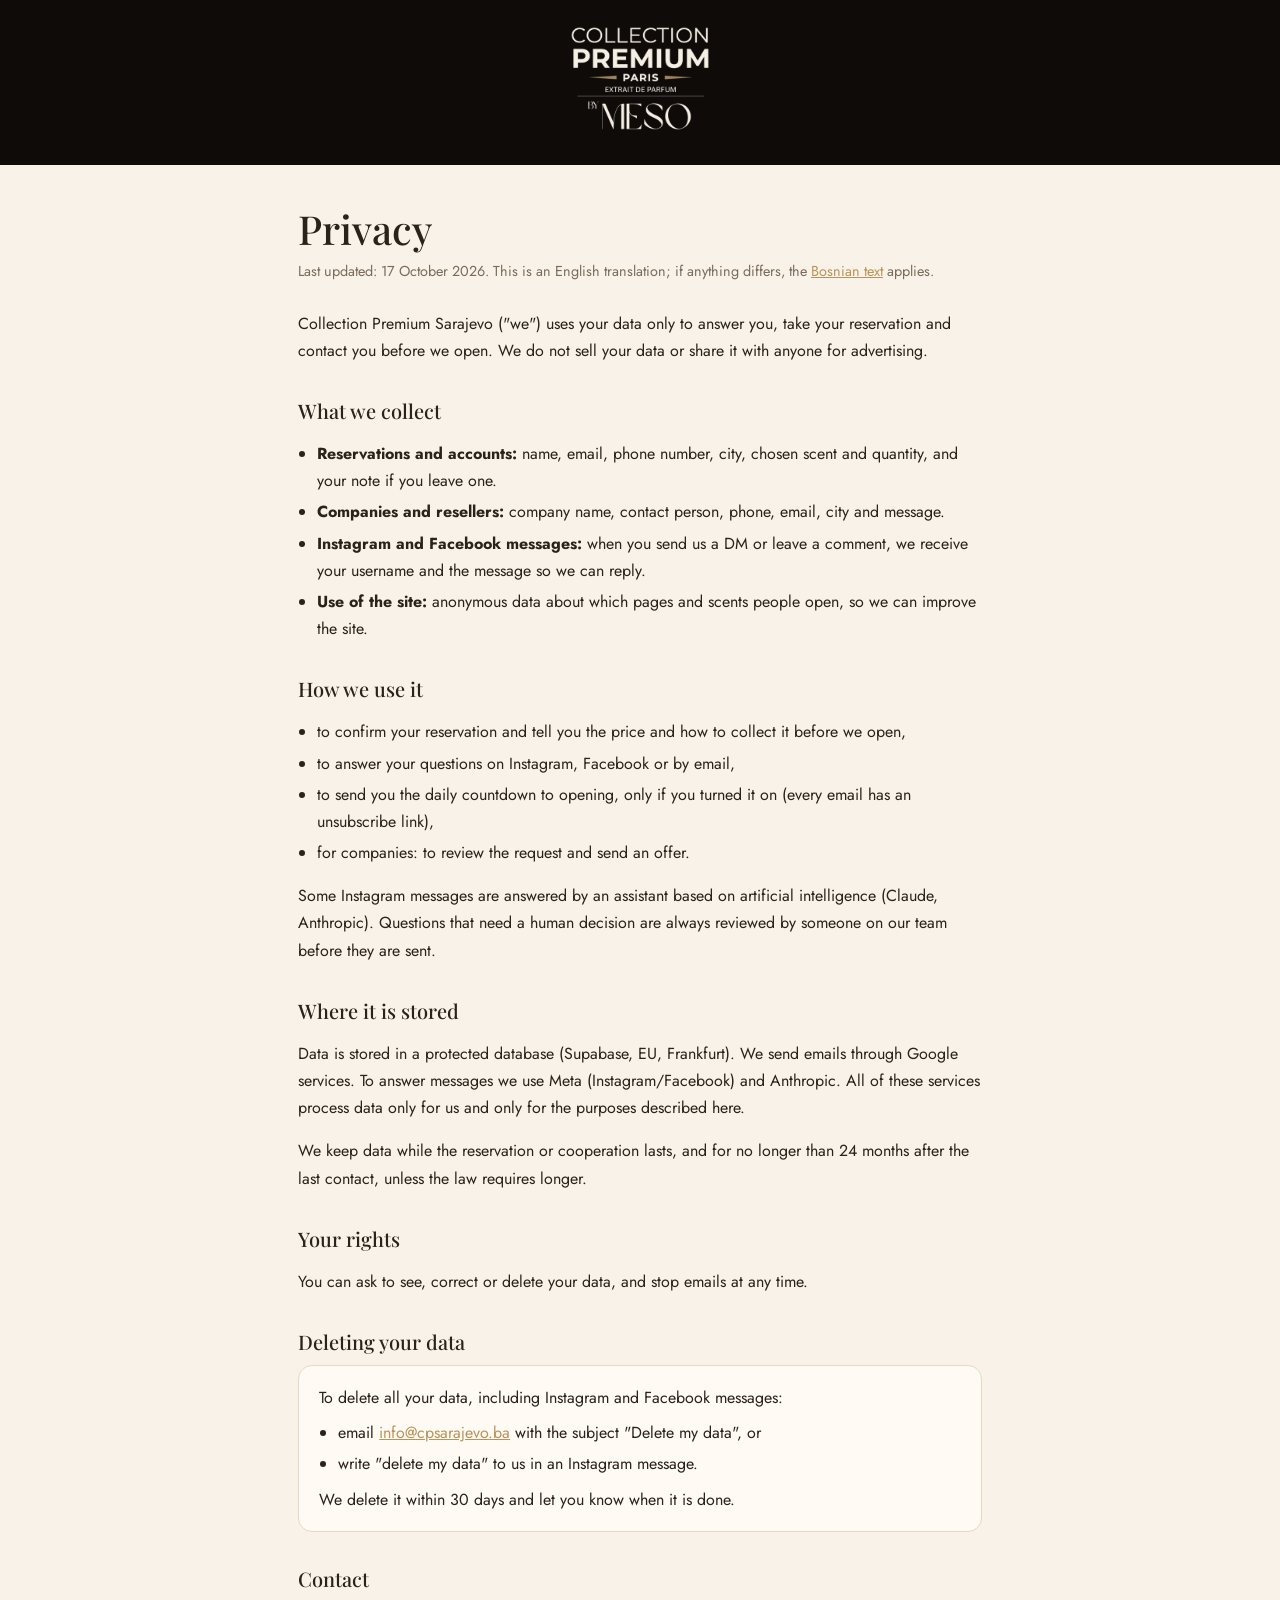
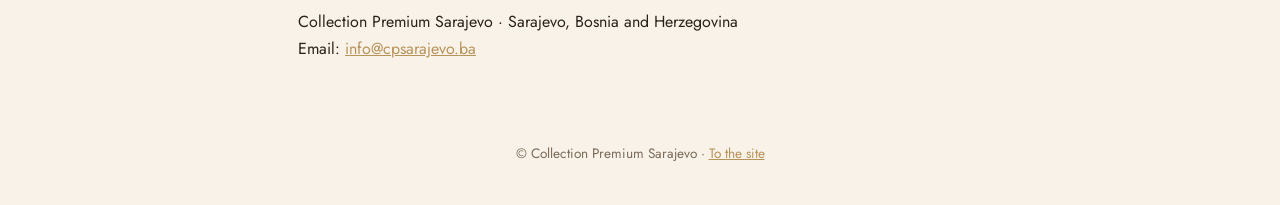
<file: en/privatnost/index.html>
<!doctype html><html lang="en"><head><meta charset="utf-8"><link rel="canonical" href="https://cpsarajevo.ba/en/privatnost/">
<link rel="alternate" hreflang="bs" href="https://cpsarajevo.ba/privatnost/">
<link rel="alternate" hreflang="en" href="https://cpsarajevo.ba/en/privatnost/">
<link rel="alternate" hreflang="ar" href="https://cpsarajevo.ba/ar/privatnost/">
<link rel="alternate" hreflang="x-default" href="https://cpsarajevo.ba/privatnost/">
<meta name="viewport" content="width=device-width,initial-scale=1">
<title>Privacy · Collection Premium Sarajevo</title>
<meta name="description" content="How Collection Premium Sarajevo uses and stores your data.">
<link rel="icon" href="/img/brand/logo-nav.webp">
<link href="https://fonts.googleapis.com/css2?family=Jost:wght@400;500&family=Playfair+Display:ital,wght@0,500;1,400&display=swap" rel="stylesheet">
<style>
:root{--ink:#0e0b09;--paper:#f8f2e8;--card:#fffaf3;--gold:#b8935a;--text:#2a221b;--muted:#7a6b5a;--line:#e6d9c4}
*{box-sizing:border-box}body{margin:0;background:var(--paper);color:var(--text);font:16px/1.7 Jost,system-ui,sans-serif}
header{background:var(--ink);padding:26px 16px;text-align:center}header img{width:140px;height:auto}
main{max-width:720px;margin:0 auto;padding:40px 18px 64px}
h1{font:500 clamp(1.9rem,5vw,2.5rem)/1.2 'Playfair Display',Georgia,serif;margin:0 0 6px}
h2{font:500 1.25rem/1.3 'Playfair Display',Georgia,serif;margin:34px 0 8px}
.meta{color:var(--muted);font-size:.9rem;margin:0 0 26px}
ul{padding-left:1.2rem}li{margin:.25rem 0}a{color:var(--gold)}
.box{background:var(--card);border:1px solid var(--line);border-radius:14px;padding:18px 20px;margin-top:10px}
footer{text-align:center;color:var(--muted);font-size:.85rem;padding:0 16px 40px}
</style></head><body>
<header><a href="/en/"><img src="/img/email/logo.png" alt="Collection Premium Sarajevo"></a></header>
<main>
<h1>Privacy</h1>
<p class="meta">Last updated: 17 October 2026. This is an English translation; if anything differs, the <a href="/privatnost/" lang="bs">Bosnian text</a> applies.</p>

<p>Collection Premium Sarajevo ("we") uses your data only to answer you, take your reservation and contact you before we open. We do not sell your data or share it with anyone for advertising.</p>

<h2>What we collect</h2>
<ul>
<li><b>Reservations and accounts:</b> name, email, phone number, city, chosen scent and quantity, and your note if you leave one.</li>
<li><b>Companies and resellers:</b> company name, contact person, phone, email, city and message.</li>
<li><b>Instagram and Facebook messages:</b> when you send us a DM or leave a comment, we receive your username and the message so we can reply.</li>
<li><b>Use of the site:</b> anonymous data about which pages and scents people open, so we can improve the site.</li>
</ul>

<h2>How we use it</h2>
<ul>
<li>to confirm your reservation and tell you the price and how to collect it before we open,</li>
<li>to answer your questions on Instagram, Facebook or by email,</li>
<li>to send you the daily countdown to opening, only if you turned it on (every email has an unsubscribe link),</li>
<li>for companies: to review the request and send an offer.</li>
</ul>
<p>Some Instagram messages are answered by an assistant based on artificial intelligence (Claude, Anthropic). Questions that need a human decision are always reviewed by someone on our team before they are sent.</p>

<h2>Where it is stored</h2>
<p>Data is stored in a protected database (Supabase, EU, Frankfurt). We send emails through Google services. To answer messages we use Meta (Instagram/Facebook) and Anthropic. All of these services process data only for us and only for the purposes described here.</p>
<p>We keep data while the reservation or cooperation lasts, and for no longer than 24 months after the last contact, unless the law requires longer.</p>

<h2>Your rights</h2>
<p>You can ask to see, correct or delete your data, and stop emails at any time.</p>

<h2 id="brisanje">Deleting your data</h2>
<div class="box">
<p style="margin:0 0 8px">To delete all your data, including Instagram and Facebook messages:</p>
<ul style="margin:0">
<li>email <a href="mailto:info@cpsarajevo.ba?subject=Brisanje%20podataka">info@cpsarajevo.ba</a> with the subject "Delete my data", or</li>
<li>write "delete my data" to us in an Instagram message.</li>
</ul>
<p style="margin:8px 0 0">We delete it within 30 days and let you know when it is done.</p>
</div>

<h2>Contact</h2>
<p>Collection Premium Sarajevo · Sarajevo, Bosnia and Herzegovina<br>Email: <a href="mailto:info@cpsarajevo.ba">info@cpsarajevo.ba</a></p>
</main>
<footer>© Collection Premium Sarajevo · <a href="/en/">To the site</a></footer>
</body></html>
</file>
<file: css/ar.css>
/* Arabic (right-to-left) layer for /ar/ pages. Loaded after the page's own styles.
   Latin words (bottle names, "Extrait de parfum") keep the original fonts;
   Arabic letters fall back to Amiri (headings) and IBM Plex Sans Arabic (text). */
html[lang=ar]{
  --serif:"Playfair Display","Amiri",Georgia,serif;
  --serif2:"Amiri","EB Garamond",Georgia,serif;
  --sans:"Jost","IBM Plex Sans Arabic",system-ui,sans-serif;
}
html[lang=ar] body{font-family:var(--sans);line-height:1.85}

/* Arabic letters join: tracking and caps break them */
html[lang=ar] *:not(.cune):not(.qz-brand){letter-spacing:0!important;text-transform:none!important}
/* Arabic has no true italic: emphasis is the gold colour only */
html[lang=ar] em,html[lang=ar] i:not(.cd i),html[lang=ar] q,html[lang=ar] blockquote p,
html[lang=ar] .num,html[lang=ar] .thanks,html[lang=ar] .sig{font-style:normal!important}

/* Headings: Amiri needs more room above and below the line */
html[lang=ar] h1,html[lang=ar] h2,html[lang=ar] h3{line-height:1.38;font-weight:400}
html[lang=ar] h1{font-size:clamp(2.5rem,6.2vw,5.4rem)}
html[lang=ar] h1 em,html[lang=ar] h2 em,html[lang=ar] .q em,html[lang=ar] .tag em{font-family:"Amiri",serif}
html[lang=ar] p,html[lang=ar] li,html[lang=ar] dd,html[lang=ar] summary,html[lang=ar] label{line-height:1.85}

/* small labels were tiny uppercase Latin; Arabic needs a readable size */
html[lang=ar] .eyebrow,html[lang=ar] .num,html[lang=ar] .badge,html[lang=ar] .btn,html[lang=ar] .chip,
html[lang=ar] .filters button,html[lang=ar] .nav-links a,html[lang=ar] .scroll-cue,html[lang=ar] .cue,
html[lang=ar] .lbl,html[lang=ar] .pills span,html[lang=ar] .credits b,html[lang=ar] .step,html[lang=ar] .fine,
html[lang=ar] .qz-meta,html[lang=ar] .qz-n,html[lang=ar] .qz-you,html[lang=ar] .qz-match,html[lang=ar] .soon span,
html[lang=ar] .b2b-kinds span,html[lang=ar] .tag,html[lang=ar] .seen,html[lang=ar] .meta,html[lang=ar] .prog,
html[lang=ar] .wear span,html[lang=ar] .fact b,html[lang=ar] figcaption,html[lang=ar] nav a.back,html[lang=ar] .cover-label,
html[lang=ar] label > span,html[lang=ar] .stat span{font-size:max(.86rem,1em*.95)}
html[lang=ar] .btn{font-size:.95rem;font-weight:500}
html[lang=ar] .nav-links a{font-size:.92rem}

/* Latin-only bits inside Arabic text stay left-to-right */
html[lang=ar] input[type=tel],html[lang=ar] input[type=email],html[lang=ar] input[name=kod]{direction:ltr;text-align:right}
html[lang=ar] .step,html[lang=ar] .qz-n,html[lang=ar] .dt,html[lang=ar] #shNum{direction:ltr;unicode-bidi:isolate}

/* map, compass and the film keep real-world orientation */
html[lang=ar] .saga-map,html[lang=ar] .route,html[lang=ar] .mapwrap,html[lang=ar] .compass,html[lang=ar] .screen{direction:ltr}

/* layout mirrors */
@media (min-width:861px){html[lang=ar] .campaign{justify-content:flex-end}}
html[lang=ar] .p .tag{left:auto;right:14px}
html[lang=ar] .p .seen{right:auto;left:14px}
html[lang=ar] .drawer{right:auto;left:0;border-left:0;border-right:1px solid var(--line);transform:translateX(-100%)}
html[lang=ar].open .drawer{transform:none}
html[lang=ar] .marquee{direction:ltr}
html[lang=ar] .marquee .rv{direction:rtl;text-align:right}
html[lang=ar] .qz-notes em{margin-inline-end:.45em}
/* story page: a drop cap would break the joined Arabic letters; quote bar goes to the right */
html[lang=ar] .drop::first-letter{float:none;font:inherit;padding:0;color:inherit;line-height:inherit}
html[lang=ar] blockquote{border-left:0;border-right:1px solid var(--gold);padding:0 clamp(18px,3vw,28px) 0 0}
html[lang=ar] article p{line-height:2}
html[lang=ar] a.wa{right:auto;left:16px;padding:.75rem .85rem .75rem 1.05rem}
</file>
